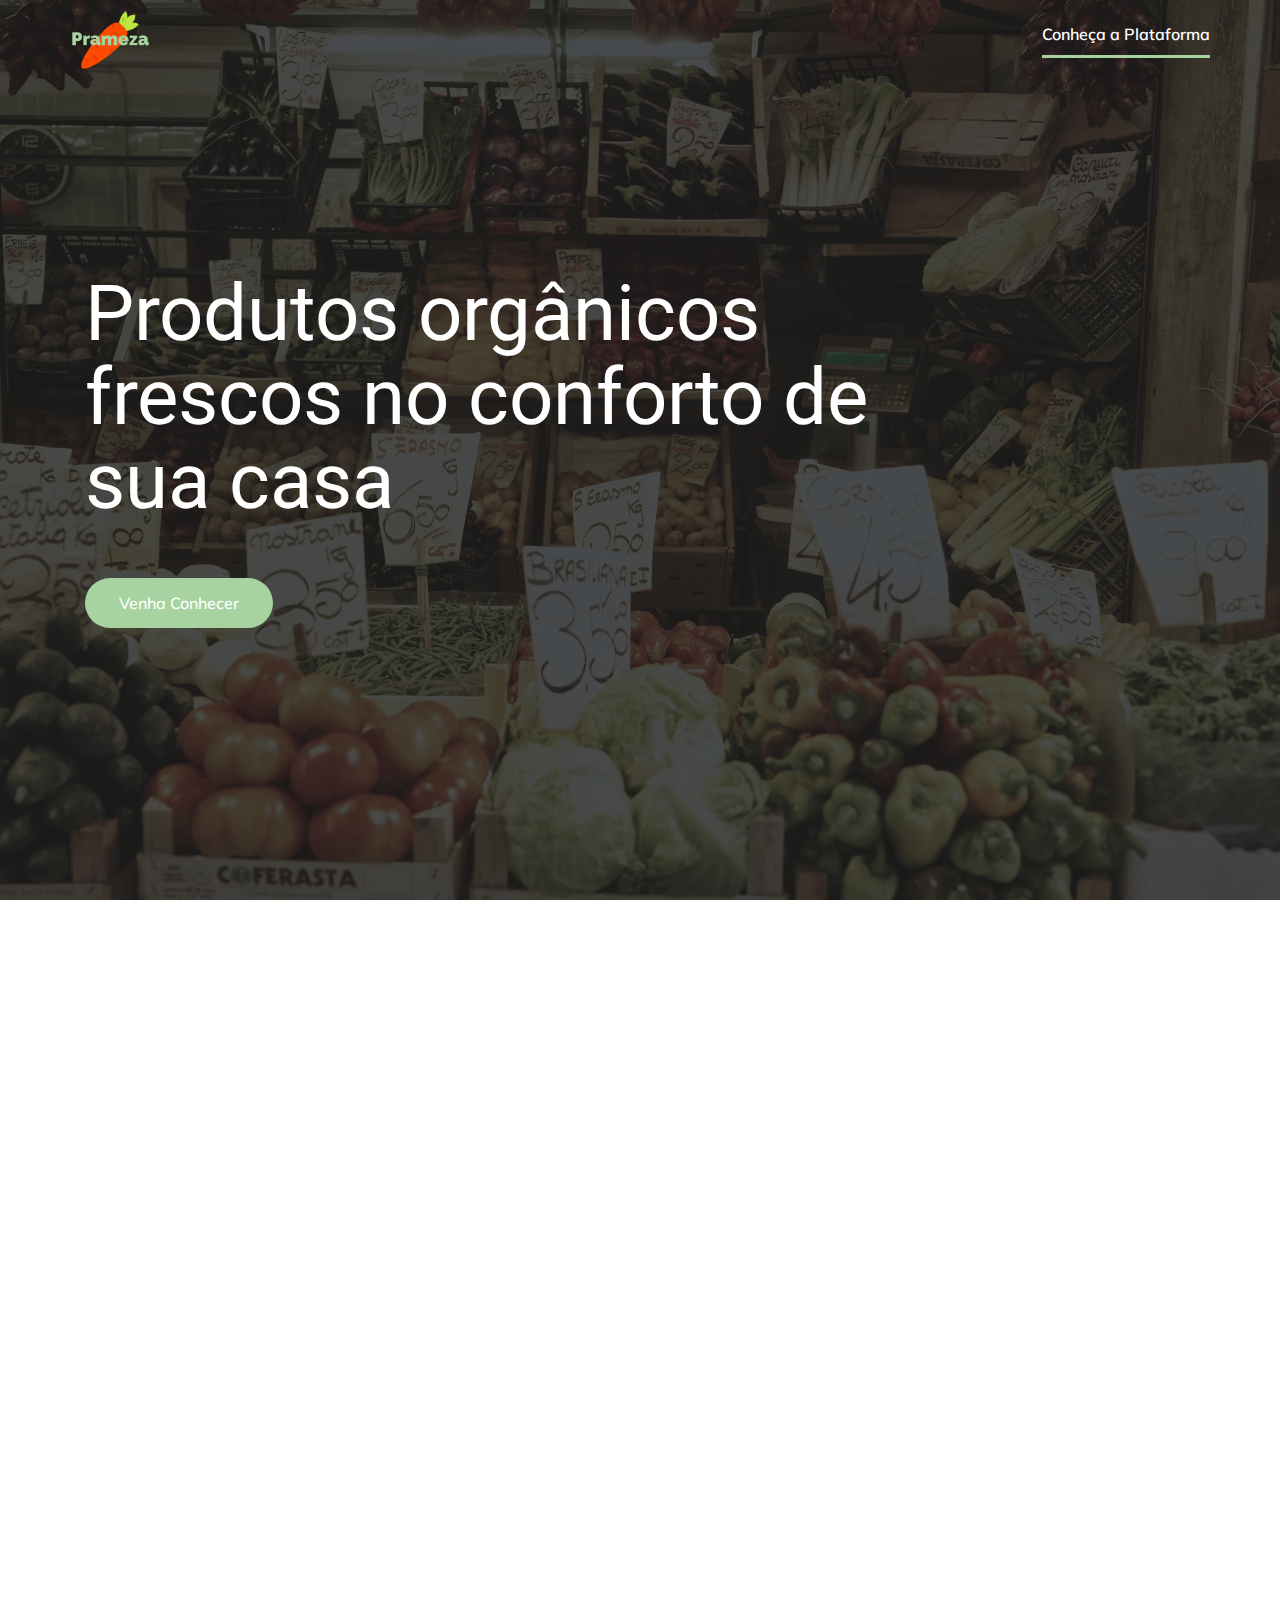
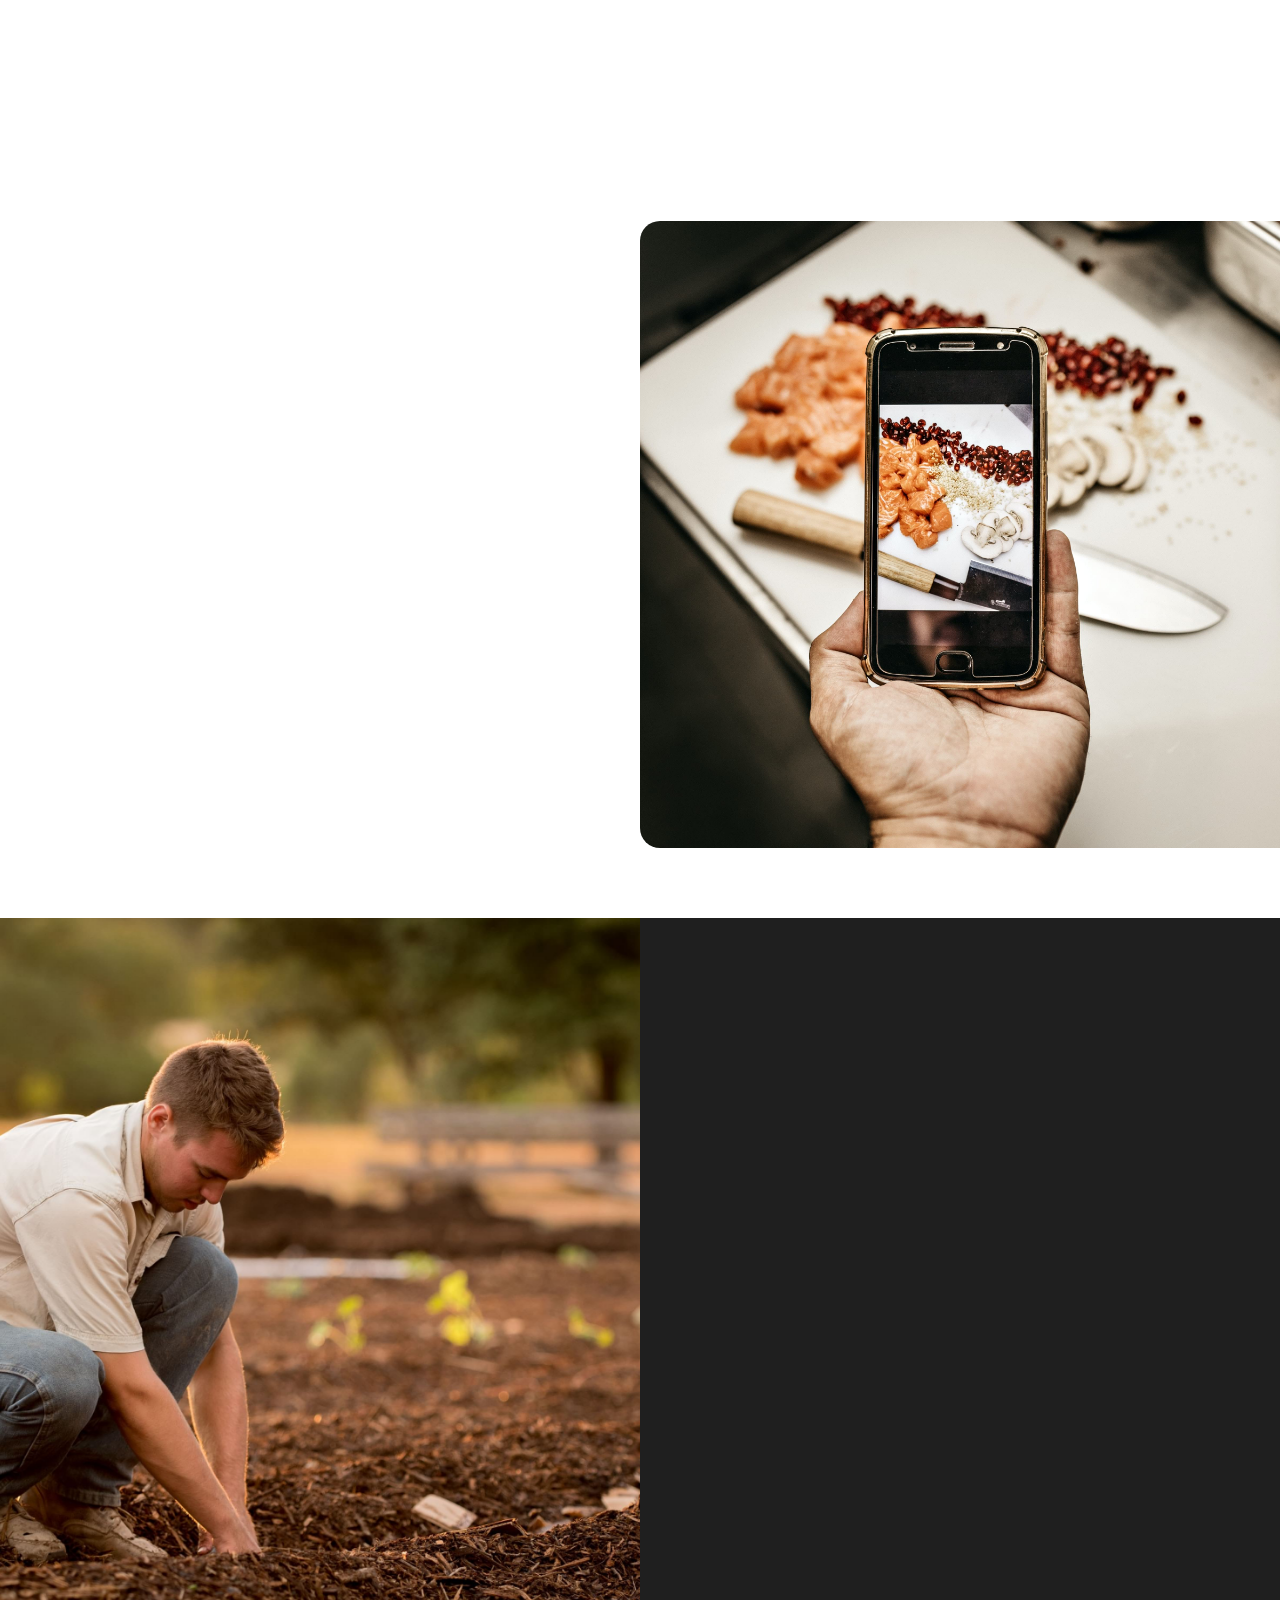
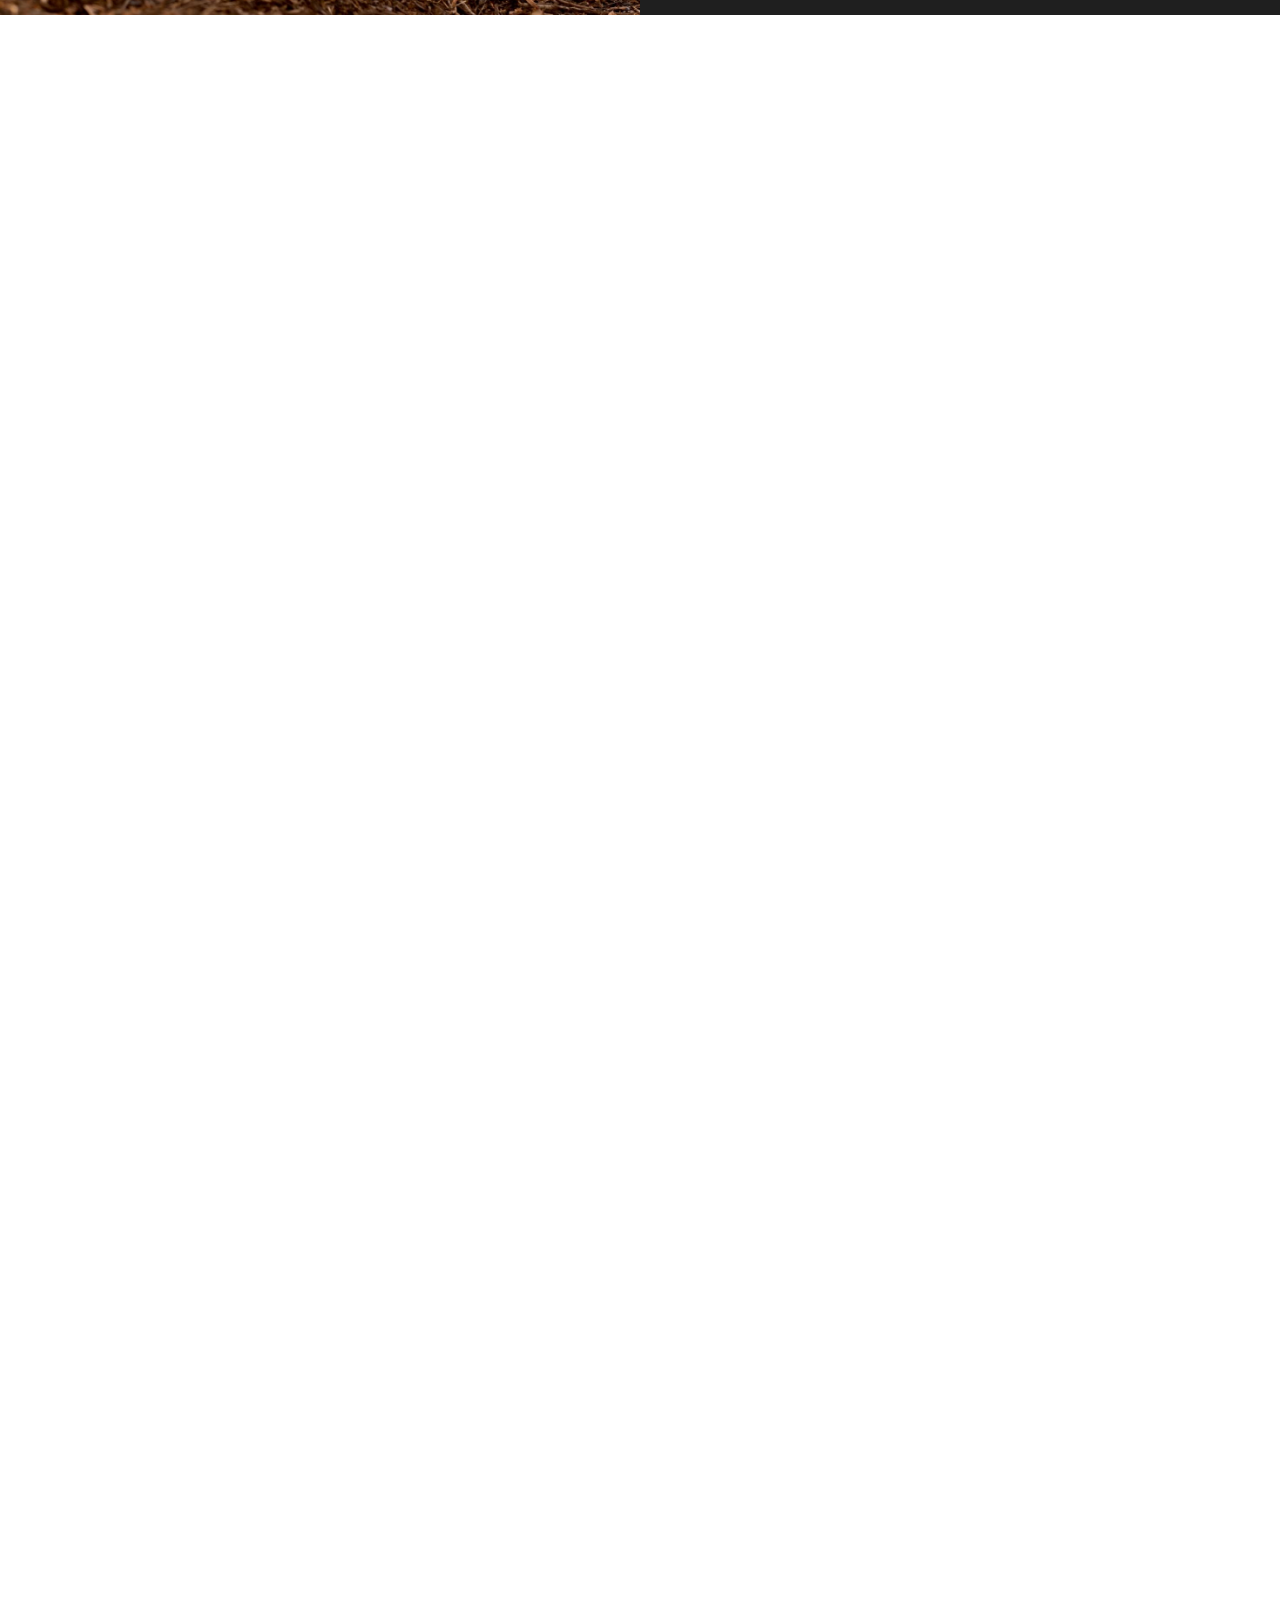
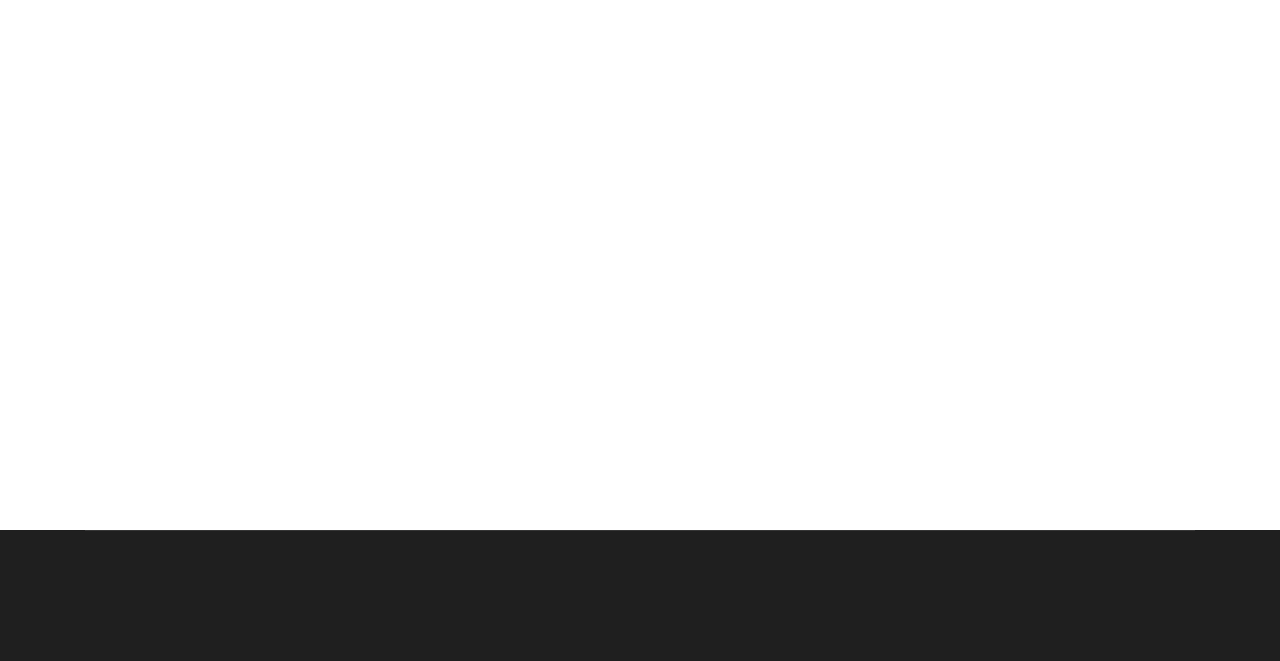
<file: index.html>
<!doctype html>
<html class="no-js" lang="zxx">

<head>

      <!-- Google Tag Manager -->
    <script>(function(w,d,s,l,i){w[l]=w[l]||[];w[l].push({'gtm.start':
    new Date().getTime(),event:'gtm.js'});var f=d.getElementsByTagName(s)[0],
    j=d.createElement(s),dl=l!='dataLayer'?'&l='+l:'';j.async=true;j.src=
    'https://www.googletagmanager.com/gtm.js?id='+i+dl;f.parentNode.insertBefore(j,f);
    })(window,document,'script','dataLayer','GTM-5QHQK9M');</script>
    <!-- End Google Tag Manager -->

    <meta charset="utf-8">
    <meta http-equiv="x-ua-compatible" content="ie=edge">
    <title>Prameza</title>
    <meta name="description" content="">
    <meta name="viewport" content="width=device-width, initial-scale=1">

    <link rel="shortcut icon" type="image/png" href="projeto/img/logo.ico"/>

    <!-- <link rel="manifest" href="site.webmanifest"> -->
    <!-- Place favicon.ico in the root directory -->

    <!-- CSS here -->
    <link rel="stylesheet" href="projeto/css/bootstrap.min.css">
    <link rel="stylesheet" href="projeto/css/owl.carousel.min.css">
    <link rel="stylesheet" href="projeto/css/magnific-popup.css">
    <link rel="stylesheet" href="projeto/css/font-awesome.min.css">
    <link rel="stylesheet" href="projeto/css/themify-icons.css">
    <link rel="stylesheet" href="projeto/css/nice-select.css">
    <link rel="stylesheet" href="projeto/css/flaticon.css">
    <link rel="stylesheet" href="projeto/css/gijgo.css">
    <link rel="stylesheet" href="projeto/css/animate.min.css">
    <link rel="stylesheet" href="projeto/css/slick.css">
    <link rel="stylesheet" href="projeto/css/slicknav.css">
    <link rel="stylesheet" href="projeto/css/style.css">
    <!-- <link rel="stylesheet" href="css/responsive.css"> -->
</head>

<body>

    <!-- Google Tag Manager (noscript) -->
    <noscript><iframe src="https://www.googletagmanager.com/ns.html?id=GTM-5QHQK9M"
    height="0" width="0" style="display:none;visibility:hidden"></iframe></noscript>
    <!-- End Google Tag Manager (noscript) -->

    <!-- header-start -->
    <header>
        <div class="header-area ">
            <div id="sticky-header" class="main-header-area">
                <div class="container-fluid p-0">
                    <div class="row align-items-center no-gutters">
                        <div class="col-2">
                            <div class="logo-img">
                                <a href="index.html">
                                    <img src="projeto/img/logo.png" alt="logo" width="80vw" height="80vw">
                                </a>
                            </div>
                        </div>


                        <!-- remover menu de navegação -->
                        <div class="col-8">
                            <div class="main-menu  d-none d-lg-block text-center">
                                <nav>
                                    <ul id="navigation"></ul>
                                </nav>
                            </div>
                        </div>
                        <div class="col-2">
                            <div class="log_chat_area d-flex align-items-end">
                                <a href="/form.html" class="say_hi">Conheça a Plataforma</a>
                            </div>
                        </div>

                    </div>
                </div>
            </div>
        </div>
    </header>
    <!-- header-end -->

    <!-- slider_area_start -->
    <div class="slider_area">
        <div class="single_slider  d-flex align-items-center slider_bg_1 overlay">
            <div class="container">
                <div class="row align-items-center justify-content-start">
                    <div class="col-lg-10 col-md-10">
                        <div class="slider_text">
                            <h3 class="wow fadeInLeft" data-wow-duration=".5s" data-wow-delay=".1s">
                                Produtos orgânicos frescos no conforto de sua casa


                            </h3>
                            <a class="boxed-btn3 wow fadeInLeft"  data-wow-duration=".5s" data-wow-delay=".2s" href="/form.html">Venha Conhecer</a>
                        </div>
                    </div>
                </div>
            </div>
        </div>
    </div>
    <!-- slider_area_end -->

    <!-- service_area  -->
    <div class="service_area">
        <div class="container">
            <div class="row justify-content-center">
                <div class="col-lg-6">
                    <div class="section_title text-center mb-70">
                        <span class="wow fadeInUp" data-wow-duration="0.5s" ></span>
                        <h3 class="wow fadeInUp" data-wow-duration="0.7s" data-wow-delay=".1s">
                            A Plataforma que conecta pequenos agricultores locais a você
                        </h3>
                    </div>
                </div>
            </div>
            <div class="row">
                <div class="col-xl-4 col-md-4">
                    <div class="single_service text-center wow fadeInLeft" data-wow-duration=".7s">
                        <div class="icon">
                            <img src="projeto/img/svg_icon/1.svg" alt="">
                        </div>
                        <h3>Produtores em sua Região</h3>
                        <p>No aplicativo você tem acesso a diversos produtores orgânicos em sua região.</p>
                    </div>
                </div>
                <div class="col-xl-4 col-md-4">
                    <div class="single_service text-center wow fadeInUp" data-wow-duration=".7s" data-wow-delay=".1s">
                        <div class="icon">
                            <img src="projeto/img/svg_icon/2.svg" alt="">
                        </div>
                        <h3>Lista de Produtos</h3>
                        <p>Clique em um produtor para ver sua lista completa de produtos, dias de entrega e valores.</p>
                    </div>
                </div>
                <div class="col-xl-4 col-md-4">
                    <div class="single_service text-center wow fadeInRight" data-wow-duration="0.7s" data-wow-delay=".2s">
                        <div class="icon">
                            <img src="projeto/img/svg_icon/3.svg" alt="">
                        </div>
                        <h3>Entrega em casa</h3>
                        <p>Selecione os produtos que você deseja, pague pelo aplicativo e receba na porta de sua casa!</p>
                    </div>
                </div>
            </div>
        </div>
    </div>
    <!--/ service_area  -->

    <!-- area about our service -->
    <!--/ portfolio_image_area  -->

    <div class="how_we_work_area">
        <div class="container">
            <div class="row">
                <div class="col-lg-5">
                    <div class="work_info">
                        <div class="section_title">
                            <h3 class="wow fadeInLeft" data-wow-duration=".5s" data-wow-delay=".1s">Como Funciona</h3>
                            <p class="mid_text wow fadeInLeft" data-wow-duration="0.5s" data-wow-delay=".2s">Acesse nosso aplicativo e encontre diversos produtores rurais da região.</p>
                            <p class="last_p wow fadeInRight" data-wow-duration="0.5s" data-wow-delay=".3s">Selecione os produtos que você quer, pague pelo aplicativo e o produtor rural entregará os produtos frescos diretamente em sua casa.</p>
                        </div>
                        <div class="video_watch d-flex align-items-center">
                            <div class="play_btn wow fadeInUp" data-wow-duration="0.5s" data-wow-delay=".4s">
                                <a href="/form.html" class="video_icon"> <i class="fa fa-play"></i> </a>
                            </div>
                           <span class="wow fadeInLeft" data-wow-duration="0.5s" data-wow-delay=".5s"> Conheça a plataforma</span>
                        </div>
                    </div>
                </div>
            </div>
        </div>
    </div>

    <!-- end about our service -->

    <div class="about_area">
        <div class="container">
            <div class="row justify-content-end">
                <div class="col-lg-5 offset-lg-1">
                    <div class="about_info">
                        <div class="section_title white_text">
                            <span class="wow fadeInUp" data-wow-duration="0.5s" data-wow-delay=".1s"></span>
                            <h3 class="wow fadeInUp" data-wow-duration="0.5s" data-wow-delay=".2s">Empoderando o pequeno agricultor</h3>
                            <p class="mid_text wow fadeInUp" data-wow-duration="0.5s" data-wow-delay=".3s">Nossa missão é ajudar o pequeno agricultor a vender sua produção diretamente para as famílias, aumentando sua renda e divulgando seu trabalho.</p>
                            <p class="mid_text wow fadeInUp" data-wow-duration="0.5s" data-wow-delay=".4s">É comida fresca e saudável em sua mesa, com responsabilidade social.</p>
                            <a href="/form.html" class="boxed-btn3 wow fadeInUp" data-wow-duration="0.5s" data-wow-delay=".5s">Venha Conhecer!</a>
                        </div>
                    </div>
                </div>
            </div>
        </div>
    </div>

    <!-- portfolio_image_area  -->
    <div class="portfolio_image_area">
        <div class="container">
            <div class="row justify-content-center">
                <div class="col-lg-6">
                    <div class="section_title text-center mb-90">
                        <h3 class="wow fadeInUp" data-wow-duration="0.5s" data-wow-delay=".3s">Por que comprar diretamente de produtores rurais?</h3>
                        <p class="wow fadeInUp" data-wow-duration="0.5s" data-wow-delay=".4s">Descubra porque a agricultura familiar é mais saudável para sua família e melhor para o meio ambiente e para a sociedade.</p>
                    </div>
                </div>
            </div>
            <div class="row">
                <div class="col-lg-8 col-md-12">
                    <div class="single_Portfolio wow fadeInUp" data-wow-duration="0.5s" data-wow-delay=".1s">
                        <div class="portfolio_thumb">
                            <img src="projeto/img/portfolio/1.jpg" alt="">
                        </div>
                        <div class="portfolio_hover">
                            <div class="title">
                              <span>Meio Ambiente</span>
                                  <h3>ONU - Agricultura familiar e sustentabilidade</h3>
                                  <a class="boxed-btn3" href="https://nacoesunidas.org/artigo-agricultura-familiar-e-sustentabilidade/">Ver</a>
                            </div>
                        </div>
                    </div>
                </div>
                <div class="col-lg-4 col-md-6">
                    <div class="single_Portfolio wow fadeInUp" data-wow-duration="0.5s" data-wow-delay=".1s">
                        <div class="portfolio_thumb">
                            <img src="projeto/img/portfolio/2.jpg" alt="">
                        </div>
                        <div class="portfolio_hover">
                            <div class="title">
                                <span>Saúde</span>
                                    <h3>Diversificar a alimentação</h3>
                                    <a class="boxed-btn3" href="https://grupominian.com.br/blog/nutricao/dia-de-feira-alimentacao-saudavel/">Ver</a>
                            </div>
                        </div>
                    </div>
                </div>
                <div class="col-lg-4 col-md-6 col-lg-4">
                    <div class="single_Portfolio wow fadeInUp" data-wow-duration="0.5s" data-wow-delay=".2s">
                        <div class="portfolio_thumb">
                            <img src="projeto/img/portfolio/3.jpg" alt="">
                        </div>
                        <div class="portfolio_hover">
                            <div class="title">
                                <span>Economia</span>
                              </div>
                                    <h3>Agricultura familiar movimenta a economia brasileira</h3>
                                    <a class="boxed-btn3" href="https://www.grupocultivar.com.br/noticias/agricultura-familiar-movimenta-a-economia-brasileira">Ver</a>
                        </div>
                    </div>
                </div>
                <div class="col-lg-4 col-md-6 col-lg-4">
                    <div class="single_Portfolio wow fadeInUp" data-wow-duration="0.5s" data-wow-delay=".3s">
                        <div class="portfolio_thumb">
                            <img src="projeto/img/portfolio/4.jpg" alt="">
                        </div>
                        <div class="portfolio_hover">
                            <div class="title">
                                <span>Saúde</span>
                                    <h3>Incentive seus filhos a comer frutas e verduras</h3>
                                    <a class="boxed-btn3" href="https://veja.abril.com.br/saude/crianca-que-faz-refeicoes-em-familia-come-mais-frutas-e-verduras/">Ver</a>
                            </div>
                        </div>
                    </div>
                </div>
                <div class="col-lg-4 col-md-6 col-lg-4">
                    <div class="single_Portfolio wow fadeInUp" data-wow-duration="0.5s" data-wow-delay=".4s">
                        <div class="portfolio_thumb">
                            <img src="projeto/img/portfolio/5.jpg" alt="">
                        </div>
                        <div class="portfolio_hover">
                            <div class="title">
                                <span>Economia</span>
                                    <h3>Agricultura familiar é responsável por 70% da produção nacional</h3>
                                    <a class="boxed-btn3" href="https://www.embrapa.br/agropensa/busca-de-noticias/-/noticia/27405640/a-real-contribuicao-da-agricultura-familiar-no-brasil">Ver</a>
                            </div>
                        </div>
                    </div>
                </div>
            </div>
        </div>
    </div>


    <div data-scroll-index="0" class="get_in_tauch_area">
        <div class="container">
            <div class="row justify-content-center">
                <div class="col-lg-6">
                    <div class="section_title text-center mb-90">
                        <h3 class="wow fadeInUp" data-wow-duration="0.5s" data-wow-delay=".1s">Entre em contato</h3>
                        <p class="wow fadeInUp" data-wow-duration="0.5s" data-wow-delay=".2s">Gostaria de conhecer melhor nossos serviços? Entre em contato por este formulário e lhe responderemos em seu e-mail.</p>
                    </div>
                </div>
            </div>
            <div class="row justify-content-center">
                <div class="col-lg-8">
                    <div class="touch_form">
                        <form action="https://formspree.io/xrgyzalo" method="POST">
                            <div class="row">
                                <div class="col-md-6">
                                    <div class="single_input wow fadeInUp" data-wow-duration="0.5s" data-wow-delay=".3s">
                                        <input type="text" name="name" placeholder="Seu Nome" >
                                    </div>
                                </div>
                                <div class="col-md-6">
                                    <div class="single_input wow fadeInUp" data-wow-duration="0.5s" data-wow-delay=".3s">
                                        <input type="email" name="email" placeholder="E-mail" >
                                    </div>
                                </div>
                                <div class="col-md-12">
                                    <div class="single_input wow fadeInUp" data-wow-duration="0.5s" data-wow-delay=".3s">
                                       <input type="text" style="height:10vw" id="" cols="30" name="text" placeholder="Mensagem" rows="10"></textarea>
                                    </div>
                                </div>
                                <div class="col-lg-12">
                                    <div class="submit_btn wow fadeInUp" data-wow-duration="0.5s" data-wow-delay=".3s">
                                        <button class="boxed-btn3" type="submit">Enviar</button>
                                    </div>
                                </div>
                            </div>
                        </form>
                    </div>
                </div>
            </div>
        </div>
    </div>


    <!-- footer start -->
    <footer class="footer">
        <div class="copy-right_text">
            <div class="container">
                <div class="footer_border"></div>
                <div class="row">
                    <div class="col-xl-12">

                        <p class="copy_right text-center wow fadeInUp" data-wow-duration="0.5s" data-wow-delay=".2s"> <img src="projeto/img/logo.png" alt="logo" width="80vw" height="80vw">
                            <!-- Link back to Colorlib can't be removed. Template is licensed under CC BY 3.0. -->
       Copyright &copy;<script>document.write(new Date().getFullYear());</script> All rights reserved | This template is made with <i class="fa fa-heart-o" aria-hidden="true"></i> by <a href="https://colorlib.com" target="_blank">Colorlib</a>
<!-- Link back to Colorlib can't be removed. Template is licensed under CC BY 3.0. -->
                        </p>
                    </div>
                </div>
            </div>
        </div>
    </footer>
    <!--/ footer end  -->

    <!-- JS here -->
    <script src="projeto/js/vendor/modernizr-3.5.0.min.js"></script>
    <script src="projeto/js/vendor/jquery-1.12.4.min.js"></script>
    <script src="projeto/js/popper.min.js"></script>
    <script src="projeto/js/bootstrap.min.js"></script>
    <script src="projeto/js/owl.carousel.min.js"></script>
    <script src="projeto/js/isotope.pkgd.min.js"></script>
    <script src="projeto/js/ajax-form.js"></script>
    <script src="projeto/js/waypoints.min.js"></script>
    <script src="projeto/js/jquery.counterup.min.js"></script>
    <script src="projeto/js/imagesloaded.pkgd.min.js"></script>
    <script src="projeto/js/scrollIt.js"></script>
    <script src="projeto/js/jquery.scrollUp.min.js"></script>
    <script src="projeto/js/wow.min.js"></script>
    <script src="projeto/js/nice-select.min.js"></script>
    <script src="projeto/js/jquery.slicknav.min.js"></script>
    <script src="projeto/js/jquery.magnific-popup.min.js"></script>
    <script src="projeto/js/plugins.js"></script>
    <script src="projeto/js/gijgo.min.js"></script>

    <!--contact js-->
    <script src="projeto/js/contact.js"></script>
    <script src="projeto/js/jquery.ajaxchimp.min.js"></script>
    <script src="projeto/js/jquery.form.js"></script>
    <script src="projeto/js/jquery.validate.min.js"></script>
    <script src="projeto/js/mail-script.js"></script>

    <script src="projeto/js/main.js"></script>
</body>

</html>
</file>
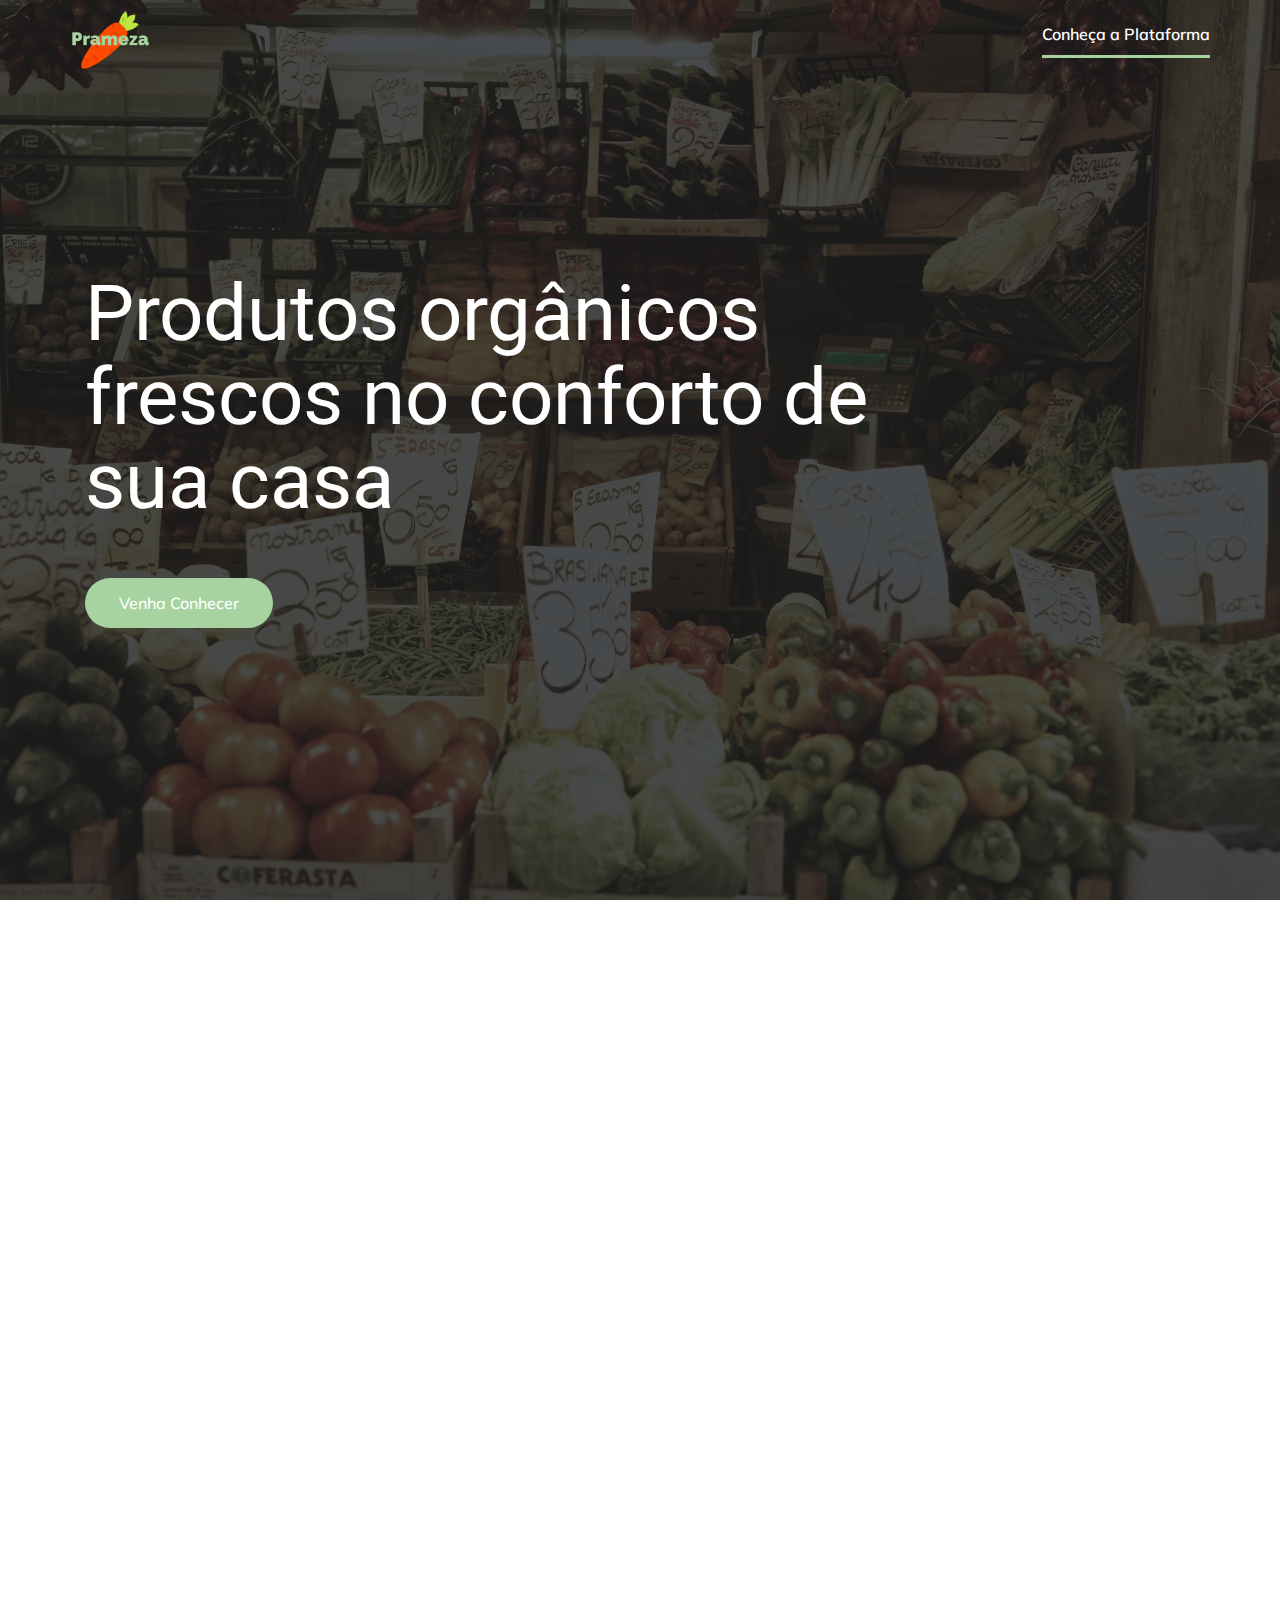
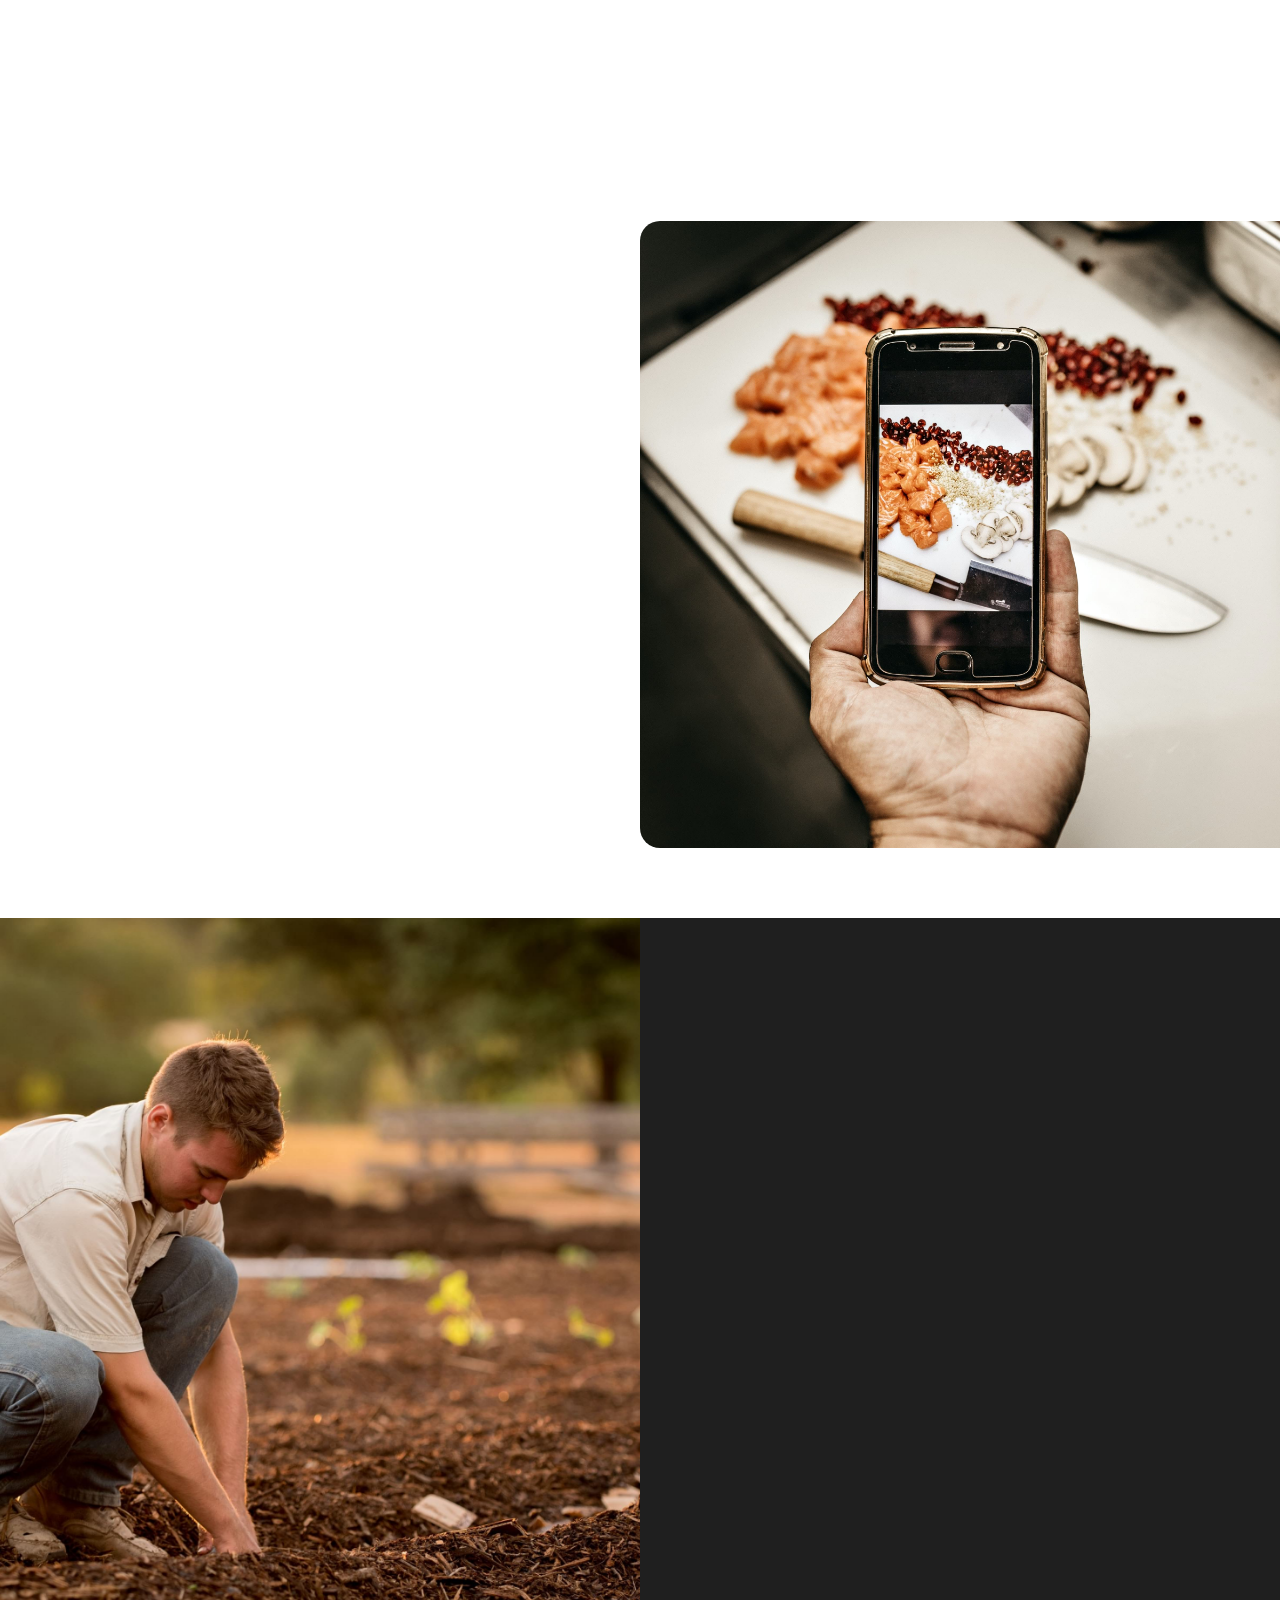
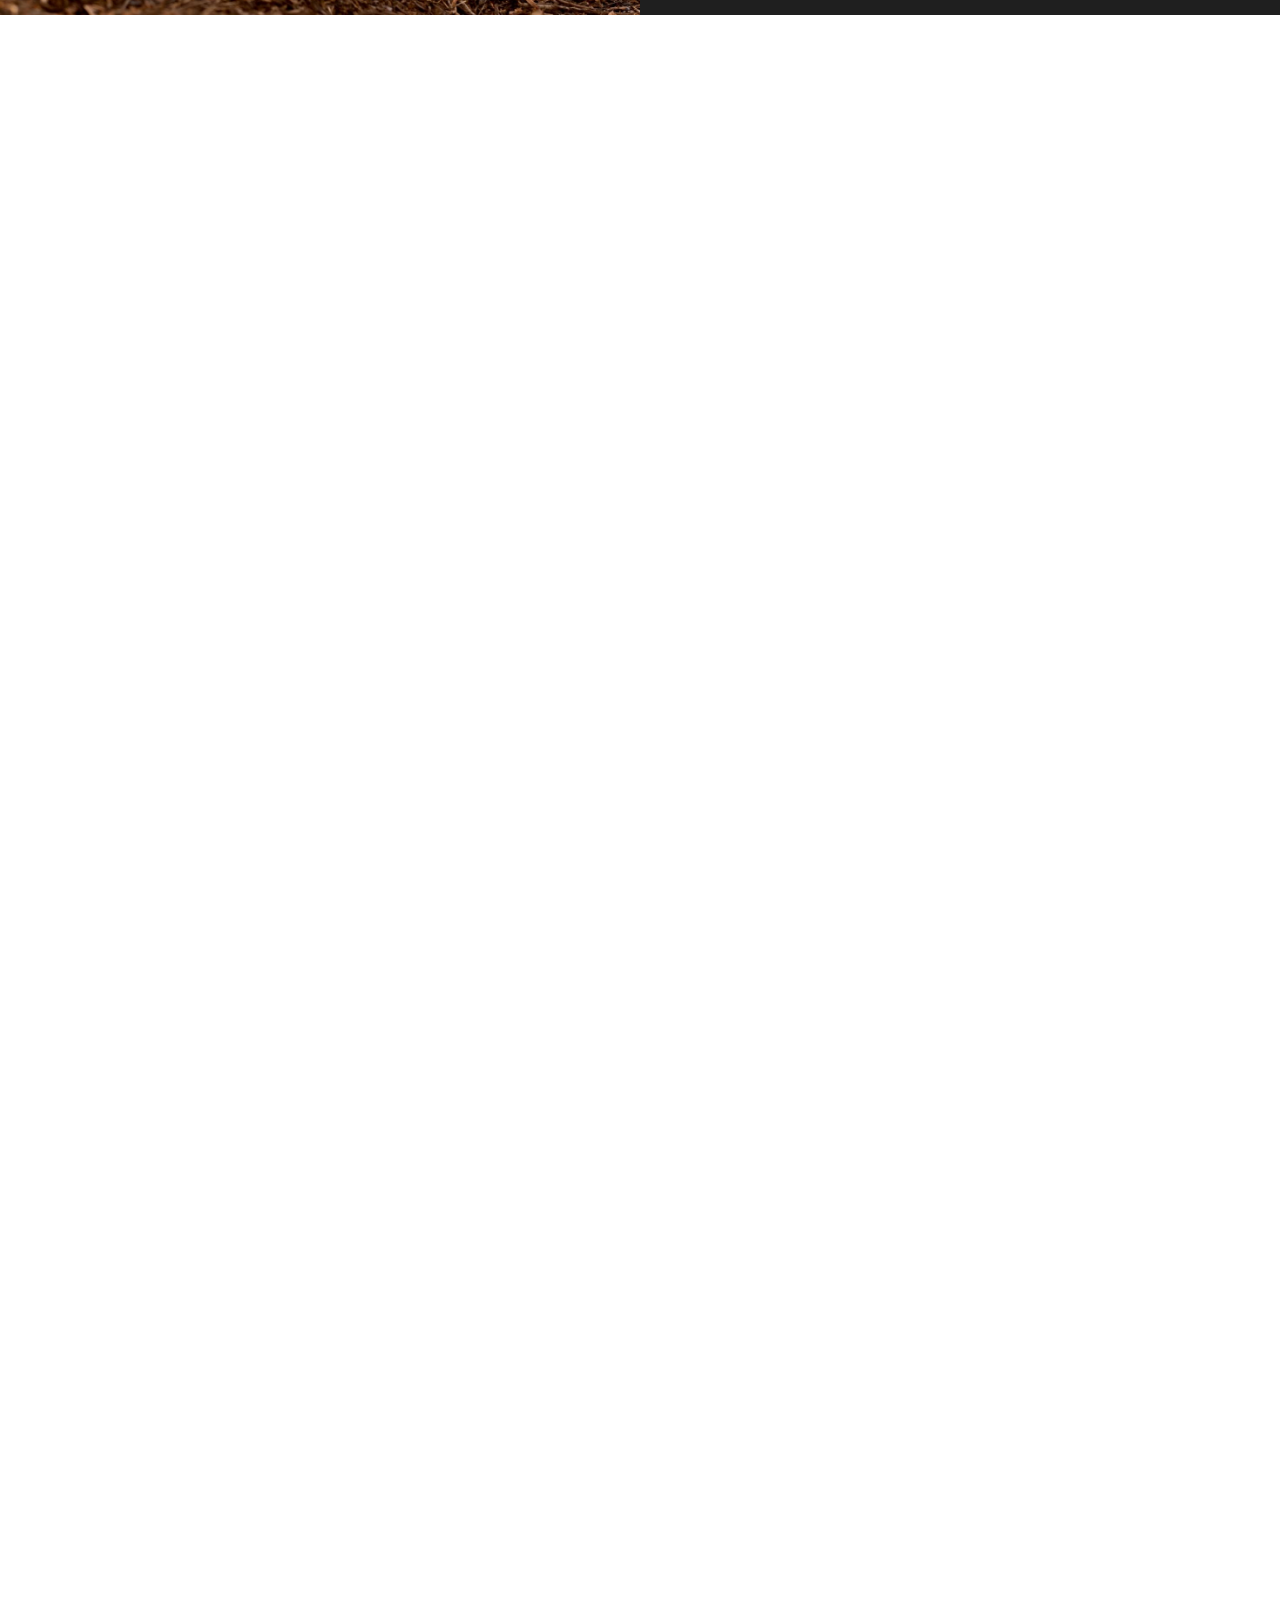
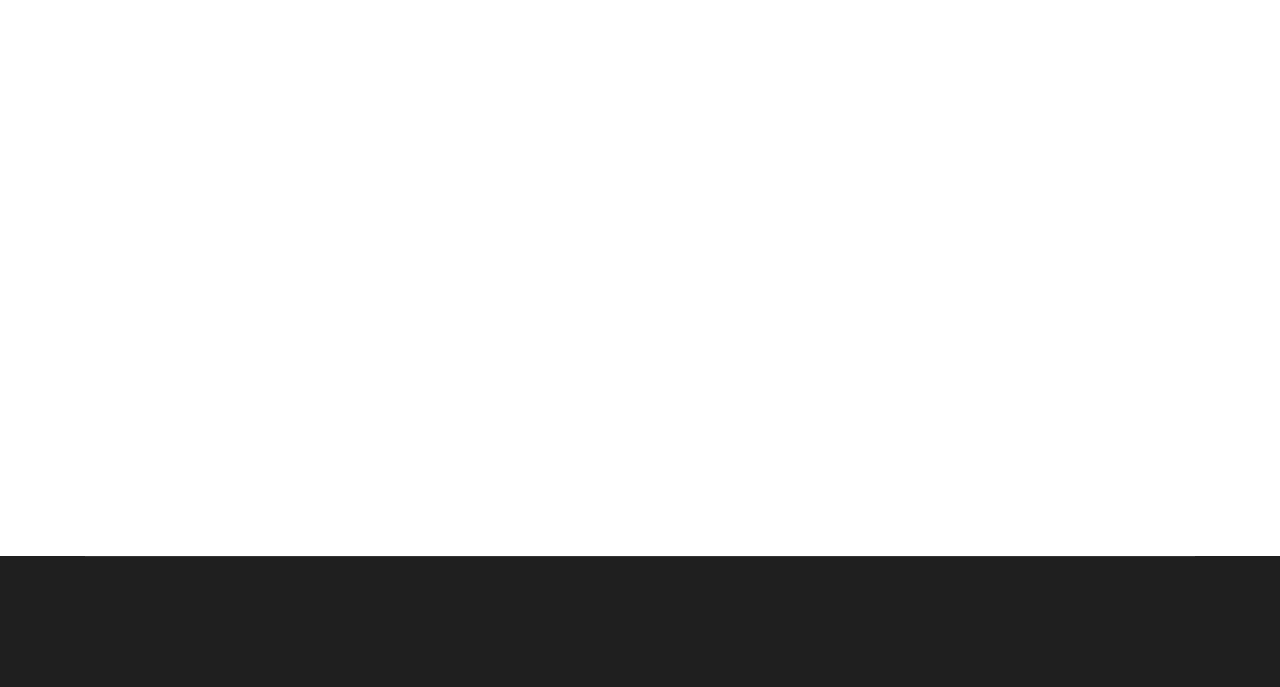
<file: projeto/index.html>
<!doctype html>
<html class="no-js" lang="zxx">

<head>
    <meta charset="utf-8">
    <meta http-equiv="x-ua-compatible" content="ie=edge">
    <title>StartUp</title>
    <meta name="description" content="">
    <meta name="viewport" content="width=device-width, initial-scale=1">

    <!-- <link rel="manifest" href="site.webmanifest"> -->
    <!-- Place favicon.ico in the root directory -->

    <!-- CSS here -->
    <link rel="stylesheet" href="css/bootstrap.min.css">
    <link rel="stylesheet" href="css/owl.carousel.min.css">
    <link rel="stylesheet" href="css/magnific-popup.css">
    <link rel="stylesheet" href="css/font-awesome.min.css">
    <link rel="stylesheet" href="css/themify-icons.css">
    <link rel="stylesheet" href="css/nice-select.css">
    <link rel="stylesheet" href="css/flaticon.css">
    <link rel="stylesheet" href="css/gijgo.css">
    <link rel="stylesheet" href="css/animate.min.css">
    <link rel="stylesheet" href="css/slick.css">
    <link rel="stylesheet" href="css/slicknav.css">
    <link rel="stylesheet" href="css/style.css">
    <!-- <link rel="stylesheet" href="css/responsive.css"> -->
</head>

<body>
    <!--[if lte IE 9]>
            <p class="browserupgrade">You are using an <strong>outdated</strong> browser. Please <a href="https://browsehappy.com/">upgrade your browser</a> to improve your experience and security.</p>
        <![endif]-->

    <!-- header-start -->
    <header>
        <div class="header-area ">
            <div id="sticky-header" class="main-header-area">
                <div class="container-fluid p-0">
                    <div class="row align-items-center no-gutters">
                        <div class="col-2">
                            <div class="logo-img">
                                <a href="index.html">
                                    <img src="img/logo.png" alt="logo" width="80vw" height="80vw">
                                </a>
                            </div>
                        </div>


                        <!-- remover menu de navegação -->
                        <div class="col-8">
                            <div class="main-menu  d-none d-lg-block text-center">
                                <nav>
                                    <ul id="navigation"></ul>
                                </nav>
                            </div>
                        </div>
                        <div class="col-2">
                            <div class="log_chat_area d-flex align-items-end">
                                <a href="#" data-scroll-nav="0" class="say_hi">Conheça a Plataforma</a>
                            </div>
                        </div>

                    </div>
                </div>
            </div>
        </div>
    </header>
    <!-- header-end -->

    <!-- slider_area_start -->
    <div class="slider_area">
        <div class="single_slider  d-flex align-items-center slider_bg_1 overlay">
            <div class="container">
                <div class="row align-items-center justify-content-start">
                    <div class="col-lg-10 col-md-10">
                        <div class="slider_text">
                            <h3 class="wow fadeInLeft" data-wow-duration="1s" data-wow-delay=".1s">
                                Produtos orgânicos frescos no conforto de sua casa
                                

                            </h3>
                            <a class="boxed-btn3 wow fadeInLeft"  data-wow-duration="1s" data-wow-delay=".2s" href="portfolio.html">Venha Conhecer</a>
                        </div>
                    </div>
                </div>
            </div>
        </div>
    </div>
    <!-- slider_area_end -->

    <!-- service_area  -->
    <div class="service_area">
        <div class="container">
            <div class="row justify-content-center">
                <div class="col-lg-6">
                    <div class="section_title text-center mb-70">
                        <span class="wow fadeInUp" data-wow-duration="1s" data-wow-delay=".1s" ></span>
                        <h3 class="wow fadeInUp" data-wow-duration="1.2s" data-wow-delay=".2s">
                            A Plataforma que conecta pequenos agricultores locais a você
                        </h3>
                    </div>
                </div>
            </div>
            <div class="row">
                <div class="col-xl-4 col-md-4">
                    <div class="single_service text-center wow fadeInLeft" data-wow-duration="1.2s" data-wow-delay=".4s">
                        <div class="icon">
                            <img src="img/svg_icon/1.svg" alt="">
                        </div>
                        <h3>Produtores em sua Região</h3>
                        <p>No aplicativo você tem acesso a diversos produtores orgânicos em sua região.</p>
                    </div>
                </div>
                <div class="col-xl-4 col-md-4">
                    <div class="single_service text-center wow fadeInUp" data-wow-duration="1s" data-wow-delay=".3s">
                        <div class="icon">
                            <img src="img/svg_icon/2.svg" alt="">
                        </div>
                        <h3>Lista de Produtos</h3>
                        <p>Clique em um produtor para ver sua lista completa de produtos, dias de entrega e valores.</p>
                    </div>
                </div>
                <div class="col-xl-4 col-md-4">
                    <div class="single_service text-center wow fadeInRight" data-wow-duration="1.2s" data-wow-delay=".4s">
                        <div class="icon">
                            <img src="img/svg_icon/3.svg" alt="">
                        </div>
                        <h3>Entrega em casa</h3>
                        <p>Selecione os produtos que você deseja, pague pelo aplicativo e receba na porta de sua casa!</p>
                    </div>
                </div>
            </div>
        </div>
    </div>
    <!--/ service_area  -->

    <!-- area about our service -->
    <!--/ portfolio_image_area  -->

    <div class="how_we_work_area">
        <div class="container">
            <div class="row">
                <div class="col-lg-5">
                    <div class="work_info">
                        <div class="section_title">
                            <h3 class="wow fadeInLeft" data-wow-duration="1s" data-wow-delay=".3s">Como Funciona</h3>
                            <p class="mid_text wow fadeInLeft" data-wow-duration="1s" data-wow-delay=".4s">Acesse nosso aplicativo e encontre diversos produtores rurais da região.</p>
                            <p class="last_p wow fadeInRight" data-wow-duration="1s" data-wow-delay=".5s">Selecione os produtos que você quer, pague pelo aplicativo e o produtor rural entregará os produtos frescos diretamente em sua casa.</p>
                        </div>
                        <div class="video_watch d-flex align-items-center">
                            <div class="play_btn wow fadeInUp" data-wow-duration="1s" data-wow-delay=".6s">
                                <a href="https://www.youtube.com/watch?v=D7tF-cY2M9o" class="video_icon popup-video"> <i class="fa fa-play"></i> </a>
                            </div>
                           <span class="wow fadeInLeft" data-wow-duration="1s" data-wow-delay=".7s"> Conheça a plataforma</span>
                        </div>
                    </div>
                </div>
            </div>
        </div>
    </div>

    <!-- end about our service -->

    <div class="about_area">
        <div class="container">
            <div class="row justify-content-end">
                <div class="col-lg-5 offset-lg-1">
                    <div class="about_info">
                        <div class="section_title white_text">
                            <span class="wow fadeInUp" data-wow-duration="1s" data-wow-delay=".3s"></span>
                            <h3 class="wow fadeInUp" data-wow-duration="1s" data-wow-delay=".4s">Empoderando o pequeno agricultor</h3>
                            <p class="mid_text wow fadeInUp" data-wow-duration="1s" data-wow-delay=".5s">Nossa missão é ajudar o pequeno agricultor a vender sua produção diretamente para as famílias, aumentando sua renda e divulgando seu trabalho.</p>
                            <p class="mid_text wow fadeInUp" data-wow-duration="1s" data-wow-delay=".6s">É comida fresca e saudável em sua mesa, com responsabilidade social.</p>
                            <a href="#" class="boxed-btn3 wow fadeInUp" data-wow-duration="1s" data-wow-delay=".7s">Venha Conhecer!</a>
                        </div>
                    </div>
                </div>
            </div>
        </div>
    </div>

    <!-- portfolio_image_area  -->
    <div class="portfolio_image_area">
        <div class="container">
            <div class="row justify-content-center">
                <div class="col-lg-6">
                    <div class="section_title text-center mb-90">
                        <h3 class="wow fadeInUp" data-wow-duration="1s" data-wow-delay=".3s">Por que comprar diretamente de produtores rurais?</h3>
                        <p class="wow fadeInUp" data-wow-duration="1s" data-wow-delay=".4s">Descubra porque a agricultura familiar é mais saudável para sua família e melhor para o meio ambiente e para a sociedade.</p>
                    </div>
                </div>
            </div>
            <div class="row">
                <div class="col-lg-8 col-md-12">
                    <div class="single_Portfolio wow fadeInUp" data-wow-duration="1s" data-wow-delay=".3s">
                        <div class="portfolio_thumb">
                            <img src="img/portfolio/1.jpg" alt="">
                        </div>
                        <div class="portfolio_hover">
                            <div class="title">
                              <span>Meio Ambiente</span>
                                  <h3>ONU - Agricultura familiar e sustentabilidade</h3>
                                  <a class="boxed-btn3" href="https://nacoesunidas.org/artigo-agricultura-familiar-e-sustentabilidade/">Ver</a>
                            </div>
                        </div>
                    </div>
                </div>
                <div class="col-lg-4 col-md-6">
                    <div class="single_Portfolio wow fadeInUp" data-wow-duration="1s" data-wow-delay=".4s">
                        <div class="portfolio_thumb">
                            <img src="img/portfolio/2.jpg" alt="">
                        </div>
                        <div class="portfolio_hover">
                            <div class="title">
                                <span>Saúde</span>
                                    <h3>Diversificar a alimentação</h3>
                                    <a class="boxed-btn3" href="https://grupominian.com.br/blog/nutricao/dia-de-feira-alimentacao-saudavel/">Ver</a>
                            </div>
                        </div>
                    </div>
                </div>
                <div class="col-lg-4 col-md-6 col-lg-4">
                    <div class="single_Portfolio wow fadeInUp" data-wow-duration="1s" data-wow-delay=".5s">
                        <div class="portfolio_thumb">
                            <img src="img/portfolio/3.jpg" alt="">
                        </div>
                        <div class="portfolio_hover">
                            <div class="title">
                                <span>Economia</span>
                              </div>
                                    <h3>Agricultura familiar movimenta a economia brasileira</h3>
                                    <a class="boxed-btn3" href="https://www.grupocultivar.com.br/noticias/agricultura-familiar-movimenta-a-economia-brasileira">Ver</a>
                        </div>
                    </div>
                </div>
                <div class="col-lg-4 col-md-6 col-lg-4">
                    <div class="single_Portfolio wow fadeInUp" data-wow-duration="1s" data-wow-delay=".6s">
                        <div class="portfolio_thumb">
                            <img src="img/portfolio/4.jpg" alt="">
                        </div>
                        <div class="portfolio_hover">
                            <div class="title">
                                <span>Saúde</span>
                                    <h3>Incentive seus filhos a comer frutas e verduras</h3>
                                    <a class="boxed-btn3" href="https://veja.abril.com.br/saude/crianca-que-faz-refeicoes-em-familia-come-mais-frutas-e-verduras/">Ver</a>
                            </div>
                        </div>
                    </div>
                </div>
                <div class="col-lg-4 col-md-6 col-lg-4">
                    <div class="single_Portfolio wow fadeInUp" data-wow-duration="1s" data-wow-delay=".7s">
                        <div class="portfolio_thumb">
                            <img src="img/portfolio/5.jpg" alt="">
                        </div>
                        <div class="portfolio_hover">
                            <div class="title">
                                <span>Economia</span>
                                    <h3>Agricultura familiar é responsável por 70% da produção nacional</h3>
                                    <a class="boxed-btn3" href="https://www.embrapa.br/agropensa/busca-de-noticias/-/noticia/27405640/a-real-contribuicao-da-agricultura-familiar-no-brasil">Ver</a>
                            </div>
                        </div>
                    </div>
                </div>
            </div>
        </div>
    </div>


    <div data-scroll-index="0" class="get_in_tauch_area">
        <div class="container">
            <div class="row justify-content-center">
                <div class="col-lg-6">
                    <div class="section_title text-center mb-90">
                        <h3 class="wow fadeInUp" data-wow-duration="1s" data-wow-delay=".3s">Entre em contato</h3>
                        <p class="wow fadeInUp" data-wow-duration="1s" data-wow-delay=".4s">Gostaria de conhecer melhor nossos serviços? Entre em contato por este formulário e lhe responderemos em seu e-mail.</p>
                    </div>
                </div>
            </div>
            <div class="row justify-content-center">
                <div class="col-lg-8">
                    <div class="touch_form">
                        <form action="https://formspree.io/xrgyzalo" method="POST">
                            <div class="row">
                                <div class="col-md-6">
                                    <div class="single_input wow fadeInUp" data-wow-duration="1s" data-wow-delay=".3s">
                                        <input type="text" placeholder="Seu Nome" >
                                    </div>
                                </div>
                                <div class="col-md-6">
                                    <div class="single_input wow fadeInUp" data-wow-duration="1s" data-wow-delay=".4s">
                                        <input type="email" placeholder="E-mail" >
                                    </div>
                                </div>
                                <div class="col-md-12">
                                    <div class="single_input wow fadeInUp" data-wow-duration="1s" data-wow-delay=".6s">
                                       <textarea name="" id="" cols="30" placeholder="Mensagem" rows="10"></textarea>
                                    </div>
                                </div>
                                <div class="col-lg-12">
                                    <div class="submit_btn wow fadeInUp" data-wow-duration="1s" data-wow-delay=".7s">
                                        <button class="boxed-btn3" type="submit">Enviar</button>
                                    </div>
                                </div>
                            </div>
                        </form>
                    </div>
                </div>
            </div>
        </div>
    </div>


    <!-- footer start -->
    <footer class="footer">
        <div class="copy-right_text">
            <div class="container">
                <div class="footer_border"></div>
                <div class="row">
                    <div class="col-xl-12">

                        <p class="copy_right text-center wow fadeInUp" data-wow-duration="1s" data-wow-delay=".3s"> <img src="img/logo.png" alt="logo" width="80vw" height="80vw">
                            <!-- Link back to Colorlib can't be removed. Template is licensed under CC BY 3.0. -->
       Copyright &copy;<script>document.write(new Date().getFullYear());</script> All rights reserved | This template is made with <i class="fa fa-heart-o" aria-hidden="true"></i> by <a href="https://colorlib.com" target="_blank">Colorlib</a>
<!-- Link back to Colorlib can't be removed. Template is licensed under CC BY 3.0. -->
                        </p>
                    </div>
                </div>
            </div>
        </div>
    </footer>
    <!--/ footer end  -->

    <!-- JS here -->
    <script src="js/vendor/modernizr-3.5.0.min.js"></script>
    <script src="js/vendor/jquery-1.12.4.min.js"></script>
    <script src="js/popper.min.js"></script>
    <script src="js/bootstrap.min.js"></script>
    <script src="js/owl.carousel.min.js"></script>
    <script src="js/isotope.pkgd.min.js"></script>
    <script src="js/ajax-form.js"></script>
    <script src="js/waypoints.min.js"></script>
    <script src="js/jquery.counterup.min.js"></script>
    <script src="js/imagesloaded.pkgd.min.js"></script>
    <script src="js/scrollIt.js"></script>
    <script src="js/jquery.scrollUp.min.js"></script>
    <script src="js/wow.min.js"></script>
    <script src="js/nice-select.min.js"></script>
    <script src="js/jquery.slicknav.min.js"></script>
    <script src="js/jquery.magnific-popup.min.js"></script>
    <script src="js/plugins.js"></script>
    <script src="js/gijgo.min.js"></script>

    <!--contact js-->
    <script src="js/contact.js"></script>
    <script src="js/jquery.ajaxchimp.min.js"></script>
    <script src="js/jquery.form.js"></script>
    <script src="js/jquery.validate.min.js"></script>
    <script src="js/mail-script.js"></script>

    <script src="js/main.js"></script>
</body>

</html>
</file>
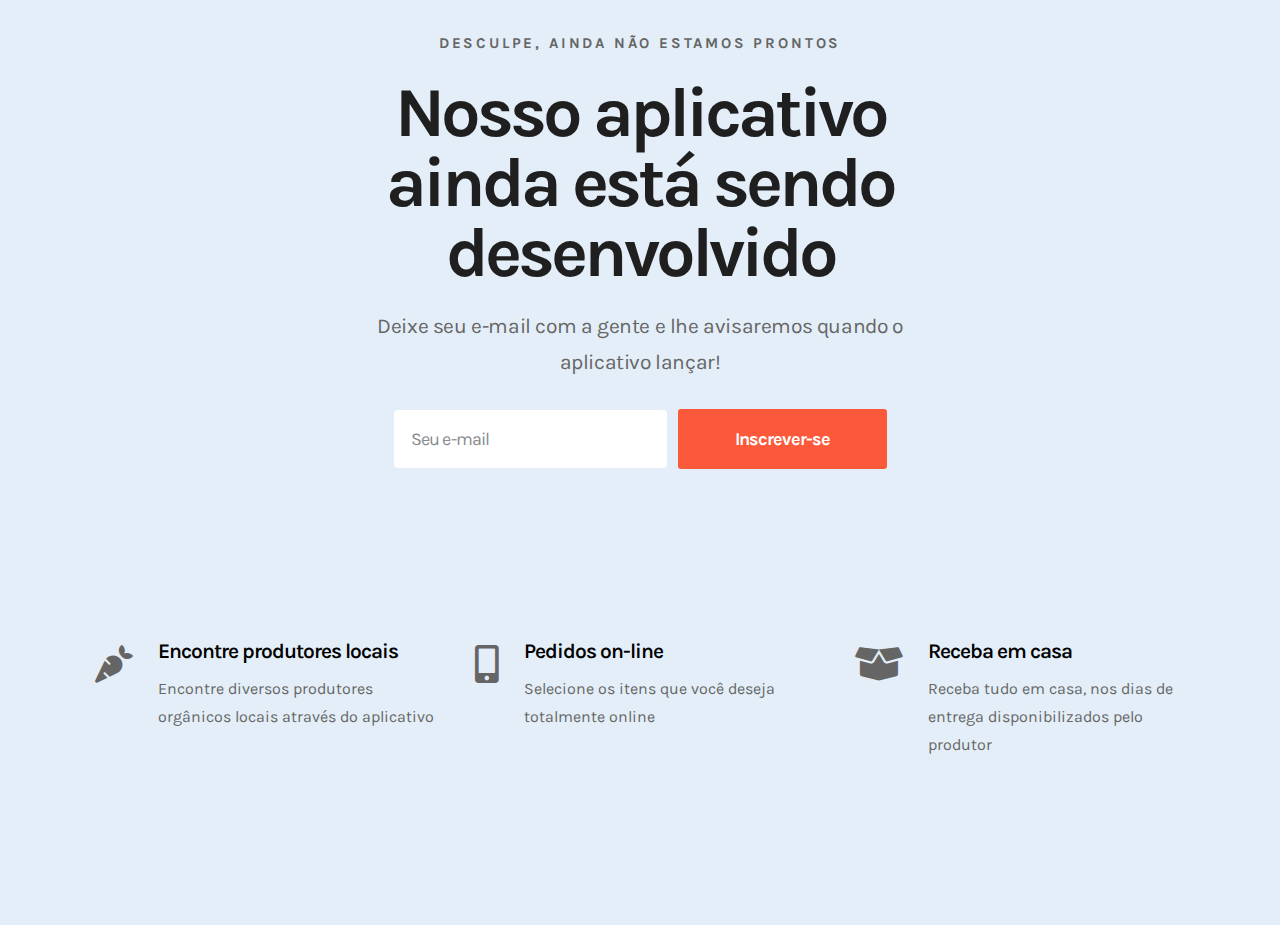
<file: projeto2/index.html>
<!DOCTYPE html>
<html lang="en">

<head>
  <meta charset="UTF-8">
  <meta name="viewport" content="width=device-width, initial-scale=1.0">
  <meta http-equiv="X-UA-Compatible" content="ie=edge">
  <title></title>
  <!-- Plugins CSS -->
  <link rel="stylesheet" href="./plugins/bootstrap-4.3.1/css/bootstrap.min.css">
  <link rel="stylesheet" href="./plugins/meanmenu/meanmenu.css">
  <!-- fonts -->
  <link rel="stylesheet" href="./fonts/ep-icon-fonts/css/style.css">
  <link rel="stylesheet" href="./fonts/fontawesome-5/css/all.min.css">
  <!-- Custom Stylesheet -->
  <link rel="stylesheet" href="./css/settings.css">
  <link rel="stylesheet" href="./css/style.css">
</head>

<body>
<div class="site-wrapper">
    <!-- Header Starts -->


    <!-- Hero Area Starts -->
    <div class="hero-area">
      <div class="container">
        <div class="row justify-content-center">
            <div class="col-lg-8 col-xl-7">
              <div class="hero-content">
                  <h5>Desculpe, Ainda não estamos prontos</h5>
                  <h2>Nosso aplicativo ainda está sendo desenvolvido</h2>
                  <p>Deixe seu e-mail com a gente e lhe avisaremos quando o aplicativo lançar!</p>
              </div>
            </div>

            <div class="col-lg-7 col-xl-6">
                <div class="subscription-form">
                  <form action="https://formspree.io/xvowpbqb" method="POST">
                        <div class="form-group">
                          <input type="text" class="form-control" placeholder="Seu e-mail">
                          <button class="submit-btn btn--hover-shine ">Inscrever-se</button>
                        </div>

                  </form>
                </div>
            </div>
        </div>
      </div>
    </div>

    <!-- Feature Area Starts -->
    <div class="feature-area">
      <div class="container">
        <div class="row mb-d-30">
          <div class="col-lg-4 col-sm-6 mb--30">
            <div class="feature-widget">
              <div class="widget-icon">
                <i class="fas fa-carrot"></i>
              </div>
              <div class="content">
                <h5>Encontre produtores locais</h5>
                <p>Encontre diversos produtores orgânicos locais através do aplicativo</p>
              </div>
            </div>
          </div>
          <div class="col-lg-4 col-sm-6 mb--30">
            <div class="feature-widget">
              <div class="widget-icon">
                <i class="fas fa-mobile-alt"></i>
              </div>
              <div class="content">
                <h5>Pedidos on-line</h5>
                <p>Selecione os itens que você deseja totalmente online</p>
              </div>
            </div>
          </div>
          <div class="col-lg-4 col-sm-6 mb--30">
            <div class="feature-widget">
              <div class="widget-icon">
                <i class="fas fa-box-open"></i>

              </div>
              <div class="content">
                <h5>Receba em casa</h5>
                <p>Receba tudo em casa, nos dias de entrega disponibilizados pelo produtor</p>
              </div>
            </div>
          </div>
        </div>
      </div>
    </div>

  <!-- Vendor JS-->
  <script src="./plugins/jquery/jquery.min.js"></script>
  <script src="./plugins/jquery/jquery-migrate.min.js"></script>
  <script src="./plugins/bootstrap-4.3.1/js/bootstrap.bundle.js"></script>
  <script src="./plugins/meanmenu/jquery.meanmenu.js"></script>
  <!-- Plugins JS -->
  <script src="./js/active.js"></script>
</body>

</html>
</file>
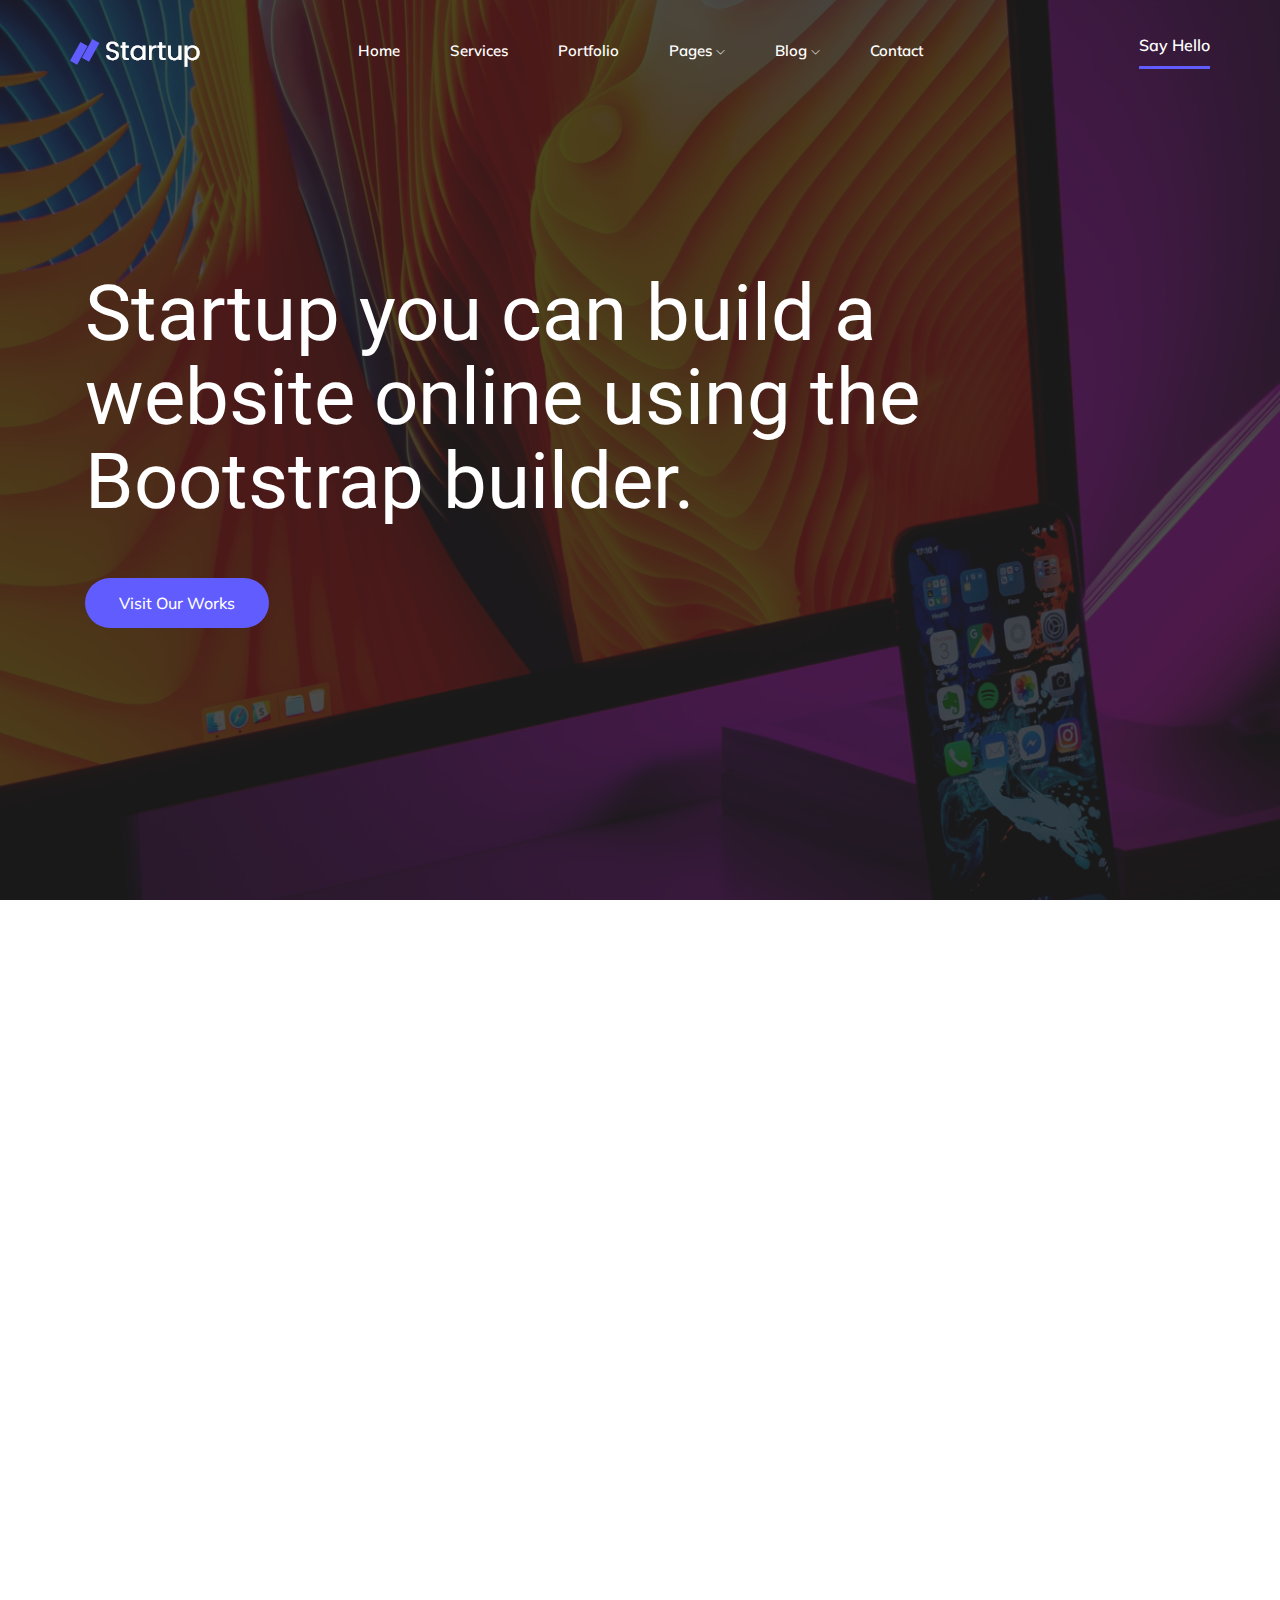
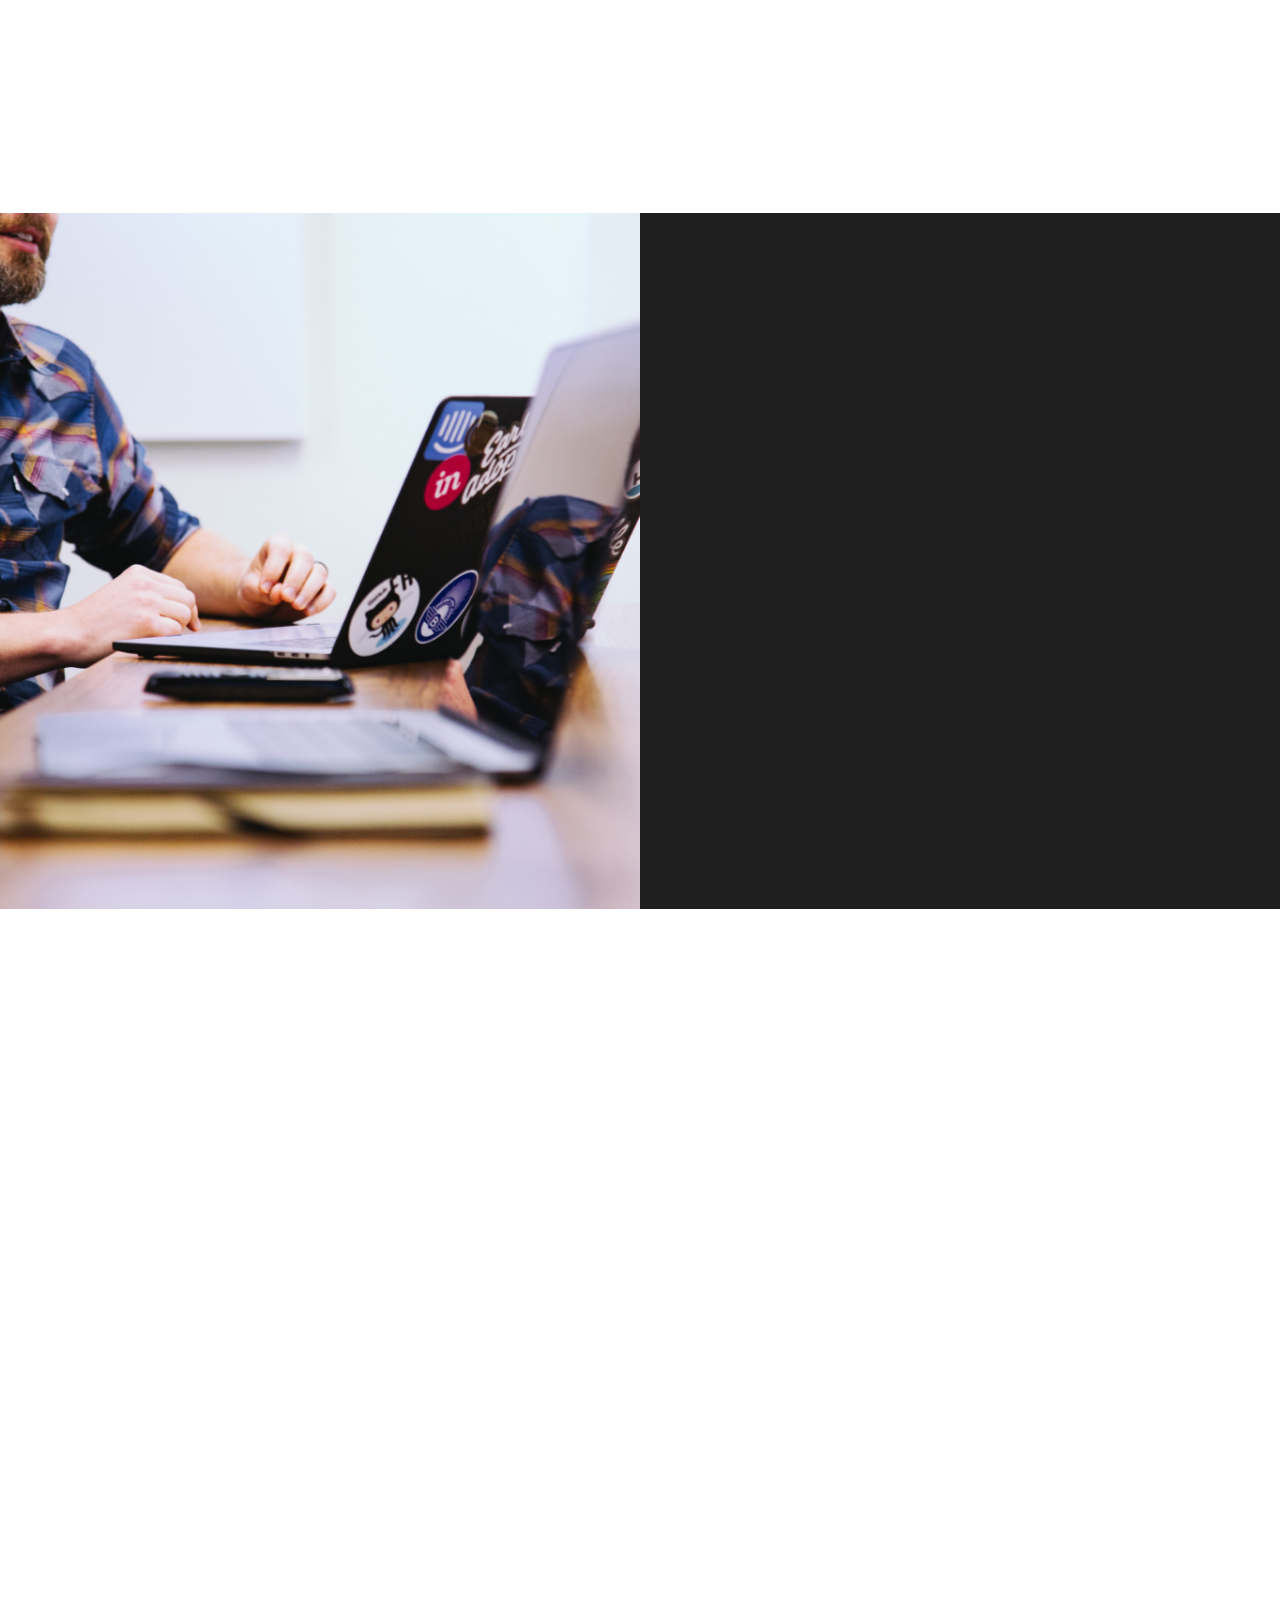
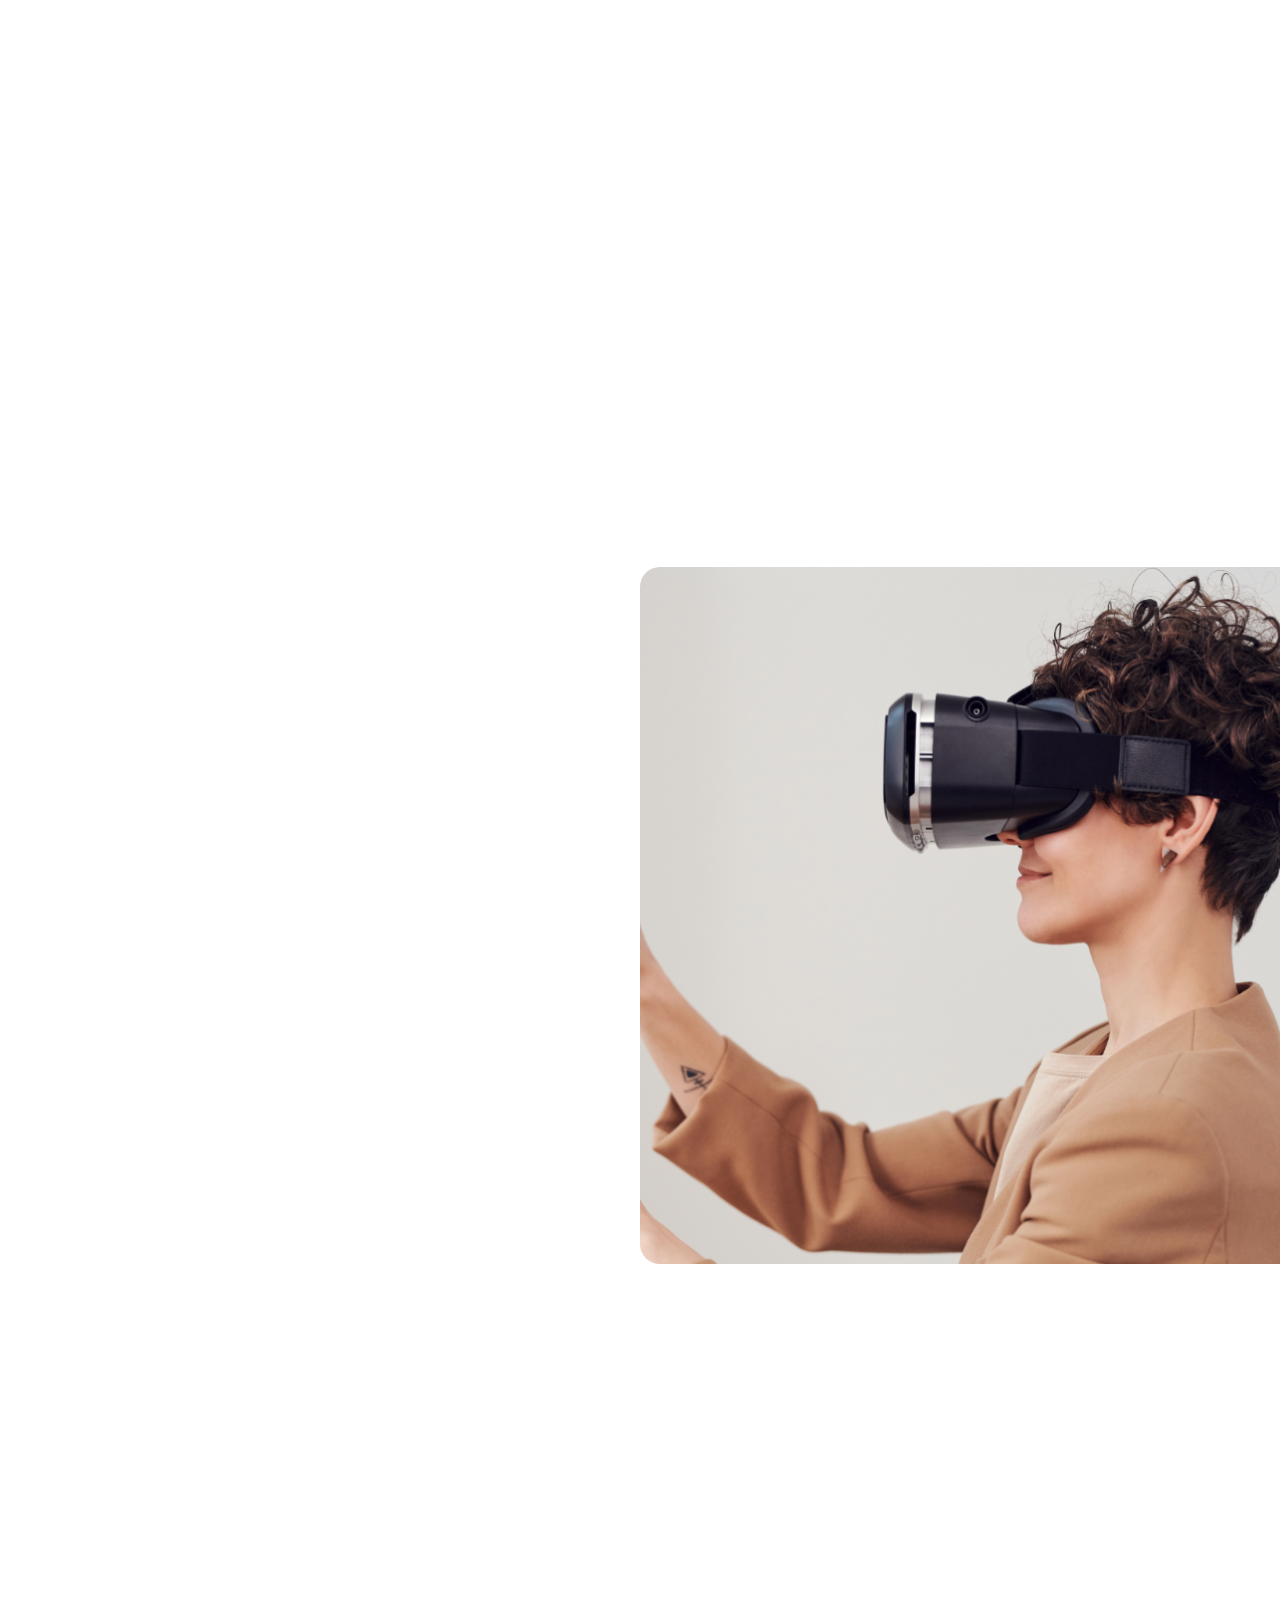
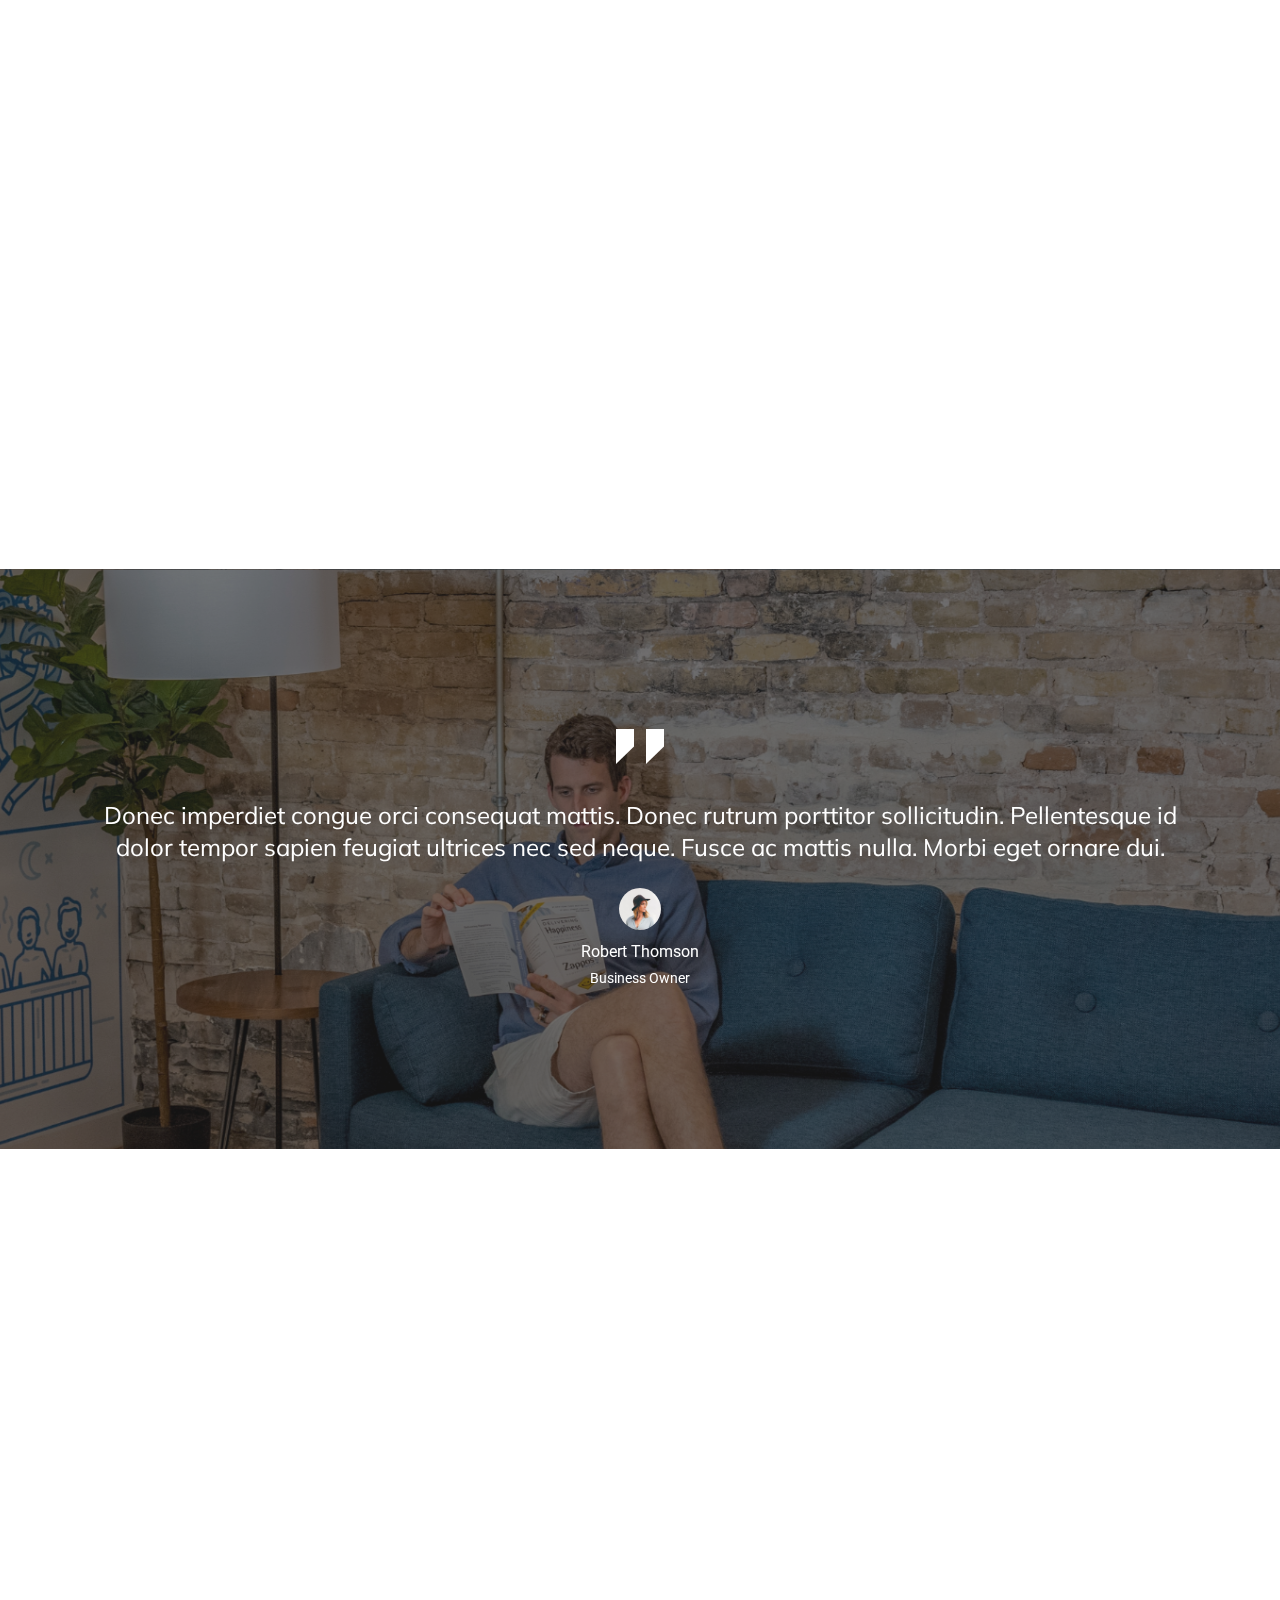
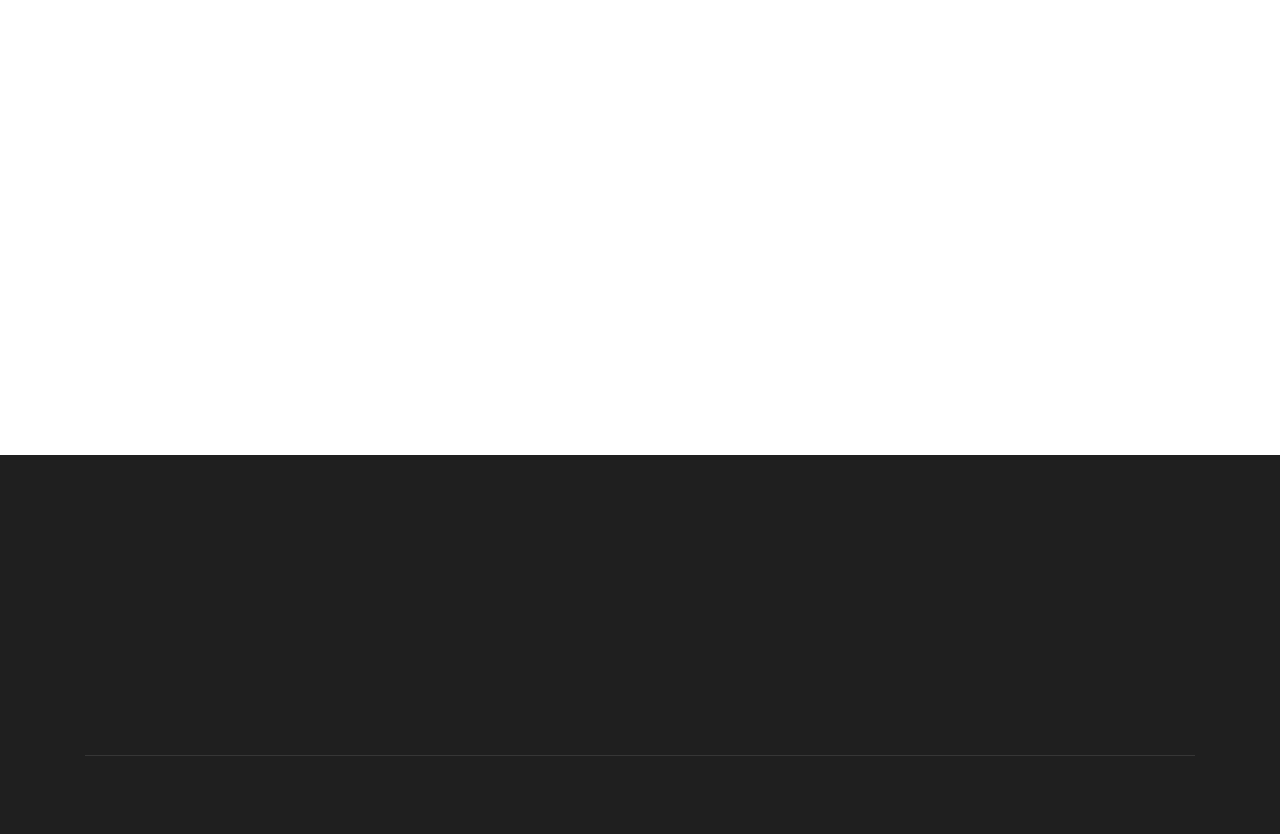
<file: template/index.html>
<!doctype html>
<html class="no-js" lang="zxx">

<head>
    <meta charset="utf-8">
    <meta http-equiv="x-ua-compatible" content="ie=edge">
    <title>StartUp</title>
    <meta name="description" content="">
    <meta name="viewport" content="width=device-width, initial-scale=1">

    <!-- <link rel="manifest" href="site.webmanifest"> -->
    <!-- Place favicon.ico in the root directory -->

    <!-- CSS here -->
    <link rel="stylesheet" href="css/bootstrap.min.css">
    <link rel="stylesheet" href="css/owl.carousel.min.css">
    <link rel="stylesheet" href="css/magnific-popup.css">
    <link rel="stylesheet" href="css/font-awesome.min.css">
    <link rel="stylesheet" href="css/themify-icons.css">
    <link rel="stylesheet" href="css/nice-select.css">
    <link rel="stylesheet" href="css/flaticon.css">
    <link rel="stylesheet" href="css/gijgo.css">
    <link rel="stylesheet" href="css/animate.min.css">
    <link rel="stylesheet" href="css/slick.css">
    <link rel="stylesheet" href="css/slicknav.css">
    <link rel="stylesheet" href="css/style.css">
    <!-- <link rel="stylesheet" href="css/responsive.css"> -->
</head>

<body>
    <!--[if lte IE 9]>
            <p class="browserupgrade">You are using an <strong>outdated</strong> browser. Please <a href="https://browsehappy.com/">upgrade your browser</a> to improve your experience and security.</p>
        <![endif]-->

    <!-- header-start -->
    <header>
        <div class="header-area ">
            <div id="sticky-header" class="main-header-area">
                <div class="container-fluid p-0">
                    <div class="row align-items-center no-gutters">
                        <div class="col-xl-2 col-lg-2">
                            <div class="logo-img">
                                <a href="index.html">
                                    <img src="img/logo.png" alt="">
                                </a>
                            </div>
                        </div>
                        <div class="col-xl-8 col-lg-8">
                            <div class="main-menu  d-none d-lg-block text-center">
                                <nav>
                                    <ul id="navigation">
                                        <li><a class="active" href="index.html">home</a></li>
                                        <li><a href="service.html">services</a></li>
                                        <li><a href="Portfolio.html">Portfolio</a></li>
                                        <li><a href="#">pages <i class="ti-angle-down"></i></a>
                                            <ul class="submenu">
                                                <li><a href="portfolio_details.html">Portfolio details</a></li>
                                                <li><a href="about.html">about</a></li>
                                                <li><a href="elements.html">elements</a></li>
                                            </ul>
                                        </li>

                                        <li><a href="#">blog <i class="ti-angle-down"></i></a>
                                            <ul class="submenu">
                                                <li><a href="blog.html">blog</a></li>
                                                <li><a href="single-blog.html">single-blog</a></li>
                                            </ul>
                                        </li>
                                        <li><a href="contact.html">Contact</a></li>
                                    </ul>
                                </nav>
                            </div>
                        </div>
                        <div class="col-lg-2 d-none d-lg-block">
                            <div class="log_chat_area d-flex align-items-end">
                                <a href="#" data-scroll-nav="0" class="say_hi">Say Hello</a>
                            </div>
                        </div>
                        <div class="col-12">
                            <div class="mobile_menu d-block d-lg-none"></div>
                        </div>
                    </div>
                </div>
            </div>
        </div>
    </header>
    <!-- header-end -->

    <!-- slider_area_start -->
    <div class="slider_area">
        <div class="single_slider  d-flex align-items-center slider_bg_1 overlay">
            <div class="container">
                <div class="row align-items-center justify-content-start">
                    <div class="col-lg-10 col-md-10">
                        <div class="slider_text">
                            <h3 class="wow fadeInLeft" data-wow-duration="1s" data-wow-delay=".1s">
                                Startup you can build a 
                                website online using the
                                Bootstrap builder.
                            </h3>
                            <a class="boxed-btn3 wow fadeInLeft"  data-wow-duration="1s" data-wow-delay=".2s" href="portfolio.html">Visit Our Works</a>
                        </div>
                    </div>
                </div>
            </div>
        </div>
    </div>
    <!-- slider_area_end -->

    <!-- service_area  -->
    <div class="service_area">
        <div class="container">
            <div class="row justify-content-center">
                <div class="col-lg-6">
                    <div class="section_title text-center mb-70">
                        <span class="wow fadeInUp" data-wow-duration="1s" data-wow-delay=".1s" >Services</span>
                        <h3 class="wow fadeInUp" data-wow-duration="1.2s" data-wow-delay=".2s">With more than 20 years of 
                            experience we can deliver the 
                            best product design.</h3>
                    </div>
                </div>
            </div>
            <div class="row">
                <div class="col-xl-4 col-md-4">
                    <div class="single_service text-center wow fadeInLeft" data-wow-duration="1.2s" data-wow-delay=".4s">
                        <div class="icon">
                            <img src="img/svg_icon/1.svg" alt="">
                        </div>
                        <h3>Graphic design</h3>
                        <p>Lorem ipsum dolor sit amet, consectetur adipiscing elit sed do eiusmod tempor.</p>
                    </div>
                </div>
                <div class="col-xl-4 col-md-4">
                    <div class="single_service text-center wow fadeInUp" data-wow-duration="1s" data-wow-delay=".3s">
                        <div class="icon">
                            <img src="img/svg_icon/2.svg" alt="">
                        </div>
                        <h3>Web design</h3>
                        <p>Lorem ipsum dolor sit amet, consectetur adipiscing elit sed do eiusmod tempor.</p>
                    </div>
                </div>
                <div class="col-xl-4 col-md-4">
                    <div class="single_service text-center wow fadeInRight" data-wow-duration="1.2s" data-wow-delay=".4s">
                        <div class="icon">
                            <img src="img/svg_icon/3.svg" alt="">
                        </div>
                        <h3>Mobile app</h3>
                        <p>Lorem ipsum dolor sit amet, consectetur adipiscing elit sed do eiusmod tempor.</p>
                    </div>
                </div>
            </div>
        </div>
    </div>
    <!--/ service_area  -->

    <div class="about_area">
        <div class="container">
            <div class="row justify-content-end">
                <div class="col-lg-5 offset-lg-1">
                    <div class="about_info">
                        <div class="section_title white_text">
                            <span class="wow fadeInUp" data-wow-duration="1s" data-wow-delay=".3s">About Us</span>
                            <h3 class="wow fadeInUp" data-wow-duration="1s" data-wow-delay=".4s">Empowering individuals </h3>
                            <p class="mid_text wow fadeInUp" data-wow-duration="1s" data-wow-delay=".5s">Efficiently unleash cross-media tour function information without cross action media value. Quickly maximize timely deliverables for real-time schemas.</p>
                            <p class="last_text wow fadeInUp" data-wow-duration="1s" data-wow-delay=".6s">“Function information without cross action media value.</p>
                            <a href="#" class="boxed-btn3 wow fadeInUp" data-wow-duration="1s" data-wow-delay=".7s">About Us</a>
                        </div>
                    </div>
                </div>
            </div>
        </div>
    </div>

    <!-- portfolio_image_area  -->
    <div class="portfolio_image_area">
        <div class="container">
            <div class="row justify-content-center">
                <div class="col-lg-6">
                    <div class="section_title text-center mb-90">
                        <h3 class="wow fadeInUp" data-wow-duration="1s" data-wow-delay=".3s">Featured Works</h3>
                        <p class="wow fadeInUp" data-wow-duration="1s" data-wow-delay=".4s">Tour function information without cross action media value quickly maximize timely deliverables.</p>
                    </div>
                </div>
            </div>
            <div class="row">
                <div class="col-lg-8 col-md-12">
                    <div class="single_Portfolio wow fadeInUp" data-wow-duration="1s" data-wow-delay=".3s">
                        <div class="portfolio_thumb">
                            <img src="img/portfolio/1.png" alt="">
                        </div>
                        <div class="portfolio_hover">
                            <div class="title">
                                <span>App Design</span>
                                    <h3>Colorlib Mobile App</h3>
                                    <a class="boxed-btn3" href="portfolio_details.html">View</a>
                            </div>
                        </div>
                    </div>
                </div>
                <div class="col-lg-4 col-md-6">
                    <div class="single_Portfolio wow fadeInUp" data-wow-duration="1s" data-wow-delay=".4s">
                        <div class="portfolio_thumb">
                            <img src="img/portfolio/2.png" alt="">
                        </div>
                        <div class="portfolio_hover">
                            <div class="title">
                                <span>App Design</span>
                                    <h3>Colorlib Mobile App</h3>
                                    <a class="boxed-btn3" href="portfolio_details.html">View</a>
                            </div>
                        </div>
                    </div>
                </div>
                <div class="col-lg-4 col-md-6 col-lg-4">
                    <div class="single_Portfolio wow fadeInUp" data-wow-duration="1s" data-wow-delay=".5s">
                        <div class="portfolio_thumb">
                            <img src="img/portfolio/3.png" alt="">
                        </div>
                        <div class="portfolio_hover">
                            <div class="title">
                                <span>App Design</span>
                                    <h3>Colorlib Mobile App</h3>
                                    <a class="boxed-btn3" href="portfolio_details.html">View</a>
                            </div>
                        </div>
                    </div>
                </div>
                <div class="col-lg-4 col-md-6 col-lg-4">
                    <div class="single_Portfolio wow fadeInUp" data-wow-duration="1s" data-wow-delay=".6s">
                        <div class="portfolio_thumb">
                            <img src="img/portfolio/4.png" alt="">
                        </div>
                        <div class="portfolio_hover">
                            <div class="title">
                                <span>App Design</span>
                                    <h3>Colorlib Mobile App</h3>
                                    <a class="boxed-btn3" href="portfolio_details.html">View</a>
                            </div>
                        </div>
                    </div>
                </div>
                <div class="col-lg-4 col-md-6 col-lg-4">
                    <div class="single_Portfolio wow fadeInUp" data-wow-duration="1s" data-wow-delay=".7s">
                        <div class="portfolio_thumb">
                            <img src="img/portfolio/5.png" alt="">
                        </div>
                        <div class="portfolio_hover">
                            <div class="title">
                                <span>App Design</span>
                                    <h3>Colorlib Mobile App</h3>
                                    <a class="boxed-btn3" href="portfolio_details.html">View</a>
                            </div>
                        </div>
                    </div>
                </div>
            </div>
        </div>
    </div>
    <!--/ portfolio_image_area  -->

    <div class="how_we_work_area">
        <div class="container">
            <div class="row">
                <div class="col-lg-5">
                    <div class="work_info">
                        <div class="section_title">
                            <h3 class="wow fadeInLeft" data-wow-duration="1s" data-wow-delay=".3s">How we work</h3>
                            <p class="mid_text wow fadeInLeft" data-wow-duration="1s" data-wow-delay=".4s">“Function information without cross action media value.</p>
                            <p class="last_p wow fadeInRight" data-wow-duration="1s" data-wow-delay=".5s">Efficiently unleash cross-media tour function information without cross action media value. Quickly maximize timely deliverables for real-time schemas.</p>
                        </div>
                        <div class="video_watch d-flex align-items-center">
                            <div class="play_btn wow fadeInUp" data-wow-duration="1s" data-wow-delay=".6s">
                                <a href="https://www.youtube.com/watch?v=D7tF-cY2M9o" class="video_icon popup-video"> <i class="fa fa-play"></i> </a>
                            </div>
                           <span class="wow fadeInLeft" data-wow-duration="1s" data-wow-delay=".7s"> Watch Video</span>
                        </div>
                    </div>
                </div>
            </div>
        </div>
    </div>

    <!-- team_member_start -->
    <div class="team_area ">
        <div class="container">
            <div class="row justify-content-center">
                <div class="col-lg-6">
                    <div class="section_title text-center mb-90">
                        <h3 class="wow fadeInUp" data-wow-duration="1s" data-wow-delay=".3s">Our Creative Team</h3>
                        <p class="wow fadeInUp" data-wow-duration="1s" data-wow-delay=".6s">Tour function information without cross action media value quickly maximize timely deliverables.</p>
                    </div>
                </div>
            </div>
            <div class="row">
                <div class="col-lg-3 col-md-6">
                    <div class="single_team wow fadeInUp" data-wow-duration="1s" data-wow-delay=".2s">
                        <div class="team_thumb">
                            <img src="img/team/1.png" alt="">
                            <div class="team_hover">
                                <div class="hover_inner text-center">
                                    <ul>
                                        <li><a href="#"> <i class="fa fa-facebook"></i> </a></li>
                                        <li><a href="#"> <i class="fa fa-twitter"></i> </a></li>
                                        <li><a href="#"> <i class="fa fa-instagram"></i> </a></li>
                                    </ul>
                                </div>
                            </div>
                        </div>
                        <div class="team_title text-center">
                            <h3>Brandon Yeald</h3>
                            <p>Founder & CEO</p>
                        </div>
                    </div>
                </div>
                <div class="col-lg-3 col-md-6">
                    <div class="single_team wow fadeInUp" data-wow-duration="1s" data-wow-delay=".4s">
                        <div class="team_thumb">
                            <img src="img/team/2.png" alt="">
                            <div class="team_hover">
                                <div class="hover_inner text-center">
                                    <ul>
                                        <li><a href="#"> <i class="fa fa-facebook"></i> </a></li>
                                        <li><a href="#"> <i class="fa fa-linkedin"></i> </a></li>
                                        <li><a href="#"> <i class="fa fa-google-plus"></i> </a></li>
                                    </ul>
                                </div>
                            </div>
                        </div>
                        <div class="team_title text-center">
                            <h3>Calvin Anderson</h3>
                            <p>Graphics Designer</p>
                        </div>
                    </div>
                </div>
                <div class="col-lg-3 col-md-6">
                    <div class="single_team wow fadeInUp" data-wow-duration="1s" data-wow-delay=".6s">
                        <div class="team_thumb">
                            <img src="img/team/3.png" alt="">
                            <div class="team_hover">
                                <div class="hover_inner text-center">
                                    <ul>
                                        <li><a href="#"> <i class="fa fa-facebook"></i> </a></li>
                                        <li><a href="#"> <i class="fa fa-linkedin"></i> </a></li>
                                        <li><a href="#"> <i class="fa fa-google-plus"></i> </a></li>
                                    </ul>
                                </div>
                            </div>
                        </div>
                        <div class="team_title text-center">
                            <h3>Roman Solo</h3>
                            <p>Wordpress Developer</p>
                        </div>
                    </div>
                </div>
                <div class="col-lg-3 col-md-6">
                    <div class="single_team wow fadeInUp" data-wow-duration="1s" data-wow-delay=".8s">
                        <div class="team_thumb">
                            <img src="img/team/4.png" alt="">
                            <div class="team_hover">
                                <div class="hover_inner text-center">
                                    <ul>
                                        <li><a href="#"> <i class="fa fa-facebook"></i> </a></li>
                                        <li><a href="#"> <i class="fa fa-linkedin"></i> </a></li>
                                        <li><a href="#"> <i class="fa fa-google-plus"></i> </a></li>
                                    </ul>
                                </div>
                            </div>
                        </div>
                        <div class="team_title text-center">
                            <h3>Yeald Kin</h3>
                            <p>Software Engineer</p>
                        </div>
                    </div>
                </div>
            </div>
        </div>
    </div>
    <!--/ team_member_end -->

    <!-- testimonial_area  -->
    <div class="testimonial_area ">
        <div class="container">
            <div class="row">
                <div class="col-xl-12">
                    <div class="testmonial_active owl-carousel">
                        <div class="single_carousel">
                                <div class="single_testmonial text-center">
                                        <div class="quote">
                                            <img src="img/testmonial/quote.svg" alt="">
                                        </div>
                                        <p>Donec imperdiet congue orci consequat mattis. Donec rutrum porttitor <br> 
                                                sollicitudin. Pellentesque id dolor tempor sapien feugiat ultrices nec sed neque.  <br>
                                                Fusce ac mattis nulla. Morbi eget ornare dui. </p>
                                        <div class="testmonial_author">
                                            <div class="thumb">
                                                    <img src="img/testmonial/thumb.png" alt="">
                                            </div>
                                            <h3>Robert Thomson</h3>
                                            <span>Business Owner</span>
                                        </div>
                                    </div>
                        </div>
                        <div class="single_carousel">
                                <div class="single_testmonial text-center">
                                        <div class="quote">
                                            <img src="img/testmonial/quote.svg" alt="">
                                        </div>
                                        <p>Donec imperdiet congue orci consequat mattis. Donec rutrum porttitor <br> 
                                                sollicitudin. Pellentesque id dolor tempor sapien feugiat ultrices nec sed neque.  <br>
                                                Fusce ac mattis nulla. Morbi eget ornare dui. </p>
                                        <div class="testmonial_author">
                                            <div class="thumb">
                                                    <img src="img/testmonial/thumb.png" alt="">
                                            </div>
                                            <h3>Robert Thomson</h3>
                                            <span>Business Owner</span>
                                        </div>
                                    </div>
                        </div>
                        <div class="single_carousel">
                                <div class="single_testmonial text-center">
                                        <div class="quote">
                                            <img src="img/testmonial/quote.svg" alt="">
                                        </div>
                                        <p>Donec imperdiet congue orci consequat mattis. Donec rutrum porttitor <br> 
                                                sollicitudin. Pellentesque id dolor tempor sapien feugiat ultrices nec sed neque.  <br>
                                                Fusce ac mattis nulla. Morbi eget ornare dui. </p>
                                        <div class="testmonial_author">
                                            <div class="thumb">
                                                    <img src="img/testmonial/thumb.png" alt="">
                                            </div>
                                            <h3>Robert Thomson</h3>
                                            <span>Business Owner</span>
                                        </div>
                                    </div>
                        </div>
                    </div>
                </div>
            </div>
        </div>
    </div>
    <!-- /testimonial_area  -->

    <div data-scroll-index="0" class="get_in_tauch_area">
        <div class="container">
            <div class="row justify-content-center">
                <div class="col-lg-6">
                    <div class="section_title text-center mb-90">
                        <h3 class="wow fadeInUp" data-wow-duration="1s" data-wow-delay=".3s">Get in Touch</h3>
                        <p class="wow fadeInUp" data-wow-duration="1s" data-wow-delay=".4s">Tour function information without cross action media value quickly maximize timely deliverables.</p>
                    </div>
                </div>
            </div>
            <div class="row justify-content-center">
                <div class="col-lg-8">
                    <div class="touch_form">
                        <form action="#">
                            <div class="row">
                                <div class="col-md-6">
                                    <div class="single_input wow fadeInUp" data-wow-duration="1s" data-wow-delay=".3s">
                                        <input type="text" placeholder="Your Name" >
                                    </div>
                                </div>
                                <div class="col-md-6">
                                    <div class="single_input wow fadeInUp" data-wow-duration="1s" data-wow-delay=".4s">
                                        <input type="email" placeholder="Email" >
                                    </div>
                                </div>
                                <div class="col-md-12">
                                    <div class="single_input wow fadeInUp" data-wow-duration="1s" data-wow-delay=".5s">
                                        <input type="email" placeholder="Subject" >
                                    </div>
                                </div>
                                <div class="col-md-12">
                                    <div class="single_input wow fadeInUp" data-wow-duration="1s" data-wow-delay=".6s">
                                       <textarea name="" id="" cols="30" placeholder="Message" rows="10"></textarea>
                                    </div>
                                </div>
                                <div class="col-lg-12">
                                    <div class="submit_btn wow fadeInUp" data-wow-duration="1s" data-wow-delay=".7s">
                                        <button class="boxed-btn3" type="submit">Send Message</button>
                                    </div>
                                </div>
                            </div>
                        </form>
                    </div>
                </div>
            </div>
        </div>
    </div>


    <!-- footer start -->
    <footer class="footer">
        <div class="footer_top">
            <div class="container">
                <div class="row align-items-center">
                    <div class="col-lg-2 col-md-3">
                        <div class="footer_logo wow fadeInRight" data-wow-duration="1s" data-wow-delay=".3s">
                            <a href="index.html">
                                <img src="img/logo.png" alt="">
                            </a>
                        </div>
                    </div>
                    <div class="col-xl-7 col-lg-7 col-md-9">
                        <div class="menu_links">
                            <ul>
                                <li><a class="wow fadeInDown" data-wow-duration="1s" data-wow-delay=".2s" href="#">About</a class="wow fadeInUp" data-wow-duration="1s" data-wow-delay=".3s"></li>
                                <li><a class="wow fadeInDown" data-wow-duration="1s" data-wow-delay=".4s" href="#">Services</a></li>
                                <li><a class="wow fadeInDown" data-wow-duration="1s" data-wow-delay=".6s" href="#">Portfolio</a></li>
                                <li><a class="wow fadeInDown" data-wow-duration="1s" data-wow-delay=".8s" href="#">Pages</a></li>
                                <li><a class="wow fadeInDown" data-wow-duration="1s" data-wow-delay="1s" href="#">Blog</a></li>
                                <li><a class="wow fadeInDown" data-wow-duration="1s" data-wow-delay="1.1s" href="#">Contact</a></li>
                            </ul>
                        </div>
                    </div>
                    <div class="col-lg-3 col-md-12">
                        <div class="socail_links">
                            <ul>
                                <li><a class="wow fadeInUp" data-wow-duration="1s" data-wow-delay=".3s" href="#"> <i class="fa fa-facebook"></i> </a></li>
                                <li><a class="wow fadeInUp" data-wow-duration="1s" data-wow-delay=".4s" href="#"> <i class="fa fa-twitter"></i> </a></li>
                                <li><a class="wow fadeInUp" data-wow-duration="1s" data-wow-delay=".5s" href="#"> <i class="fa fa-instagram"></i> </a></li>
                                <li><a class="wow fadeInUp" data-wow-duration="1s" data-wow-delay=".6s" href="#"> <i class="fa fa-google-plus"></i> </a></li>
                            </ul>
                        </div>
                    </div>
                </div>
            </div>
        </div>
        <div class="copy-right_text">
            <div class="container">
                <div class="footer_border"></div>
                <div class="row">
                    <div class="col-xl-12">
                        <p class="copy_right text-center wow fadeInUp" data-wow-duration="1s" data-wow-delay="1.3s">
                            <!-- Link back to Colorlib can't be removed. Template is licensed under CC BY 3.0. -->
Copyright &copy;<script>document.write(new Date().getFullYear());</script> All rights reserved | This template is made with <i class="fa fa-heart-o" aria-hidden="true"></i> by <a href="https://colorlib.com" target="_blank">Colorlib</a>
<!-- Link back to Colorlib can't be removed. Template is licensed under CC BY 3.0. -->
                        </p>
                    </div>
                </div>
            </div>
        </div>
    </footer>
    <!--/ footer end  -->

    <!-- JS here -->
    <script src="js/vendor/modernizr-3.5.0.min.js"></script>
    <script src="js/vendor/jquery-1.12.4.min.js"></script>
    <script src="js/popper.min.js"></script>
    <script src="js/bootstrap.min.js"></script>
    <script src="js/owl.carousel.min.js"></script>
    <script src="js/isotope.pkgd.min.js"></script>
    <script src="js/ajax-form.js"></script>
    <script src="js/waypoints.min.js"></script>
    <script src="js/jquery.counterup.min.js"></script>
    <script src="js/imagesloaded.pkgd.min.js"></script>
    <script src="js/scrollIt.js"></script>
    <script src="js/jquery.scrollUp.min.js"></script>
    <script src="js/wow.min.js"></script>
    <script src="js/nice-select.min.js"></script>
    <script src="js/jquery.slicknav.min.js"></script>
    <script src="js/jquery.magnific-popup.min.js"></script>
    <script src="js/plugins.js"></script>
    <script src="js/gijgo.min.js"></script>

    <!--contact js-->
    <script src="js/contact.js"></script>
    <script src="js/jquery.ajaxchimp.min.js"></script>
    <script src="js/jquery.form.js"></script>
    <script src="js/jquery.validate.min.js"></script>
    <script src="js/mail-script.js"></script>

    <script src="js/main.js"></script>
</body>

</html>
</file>
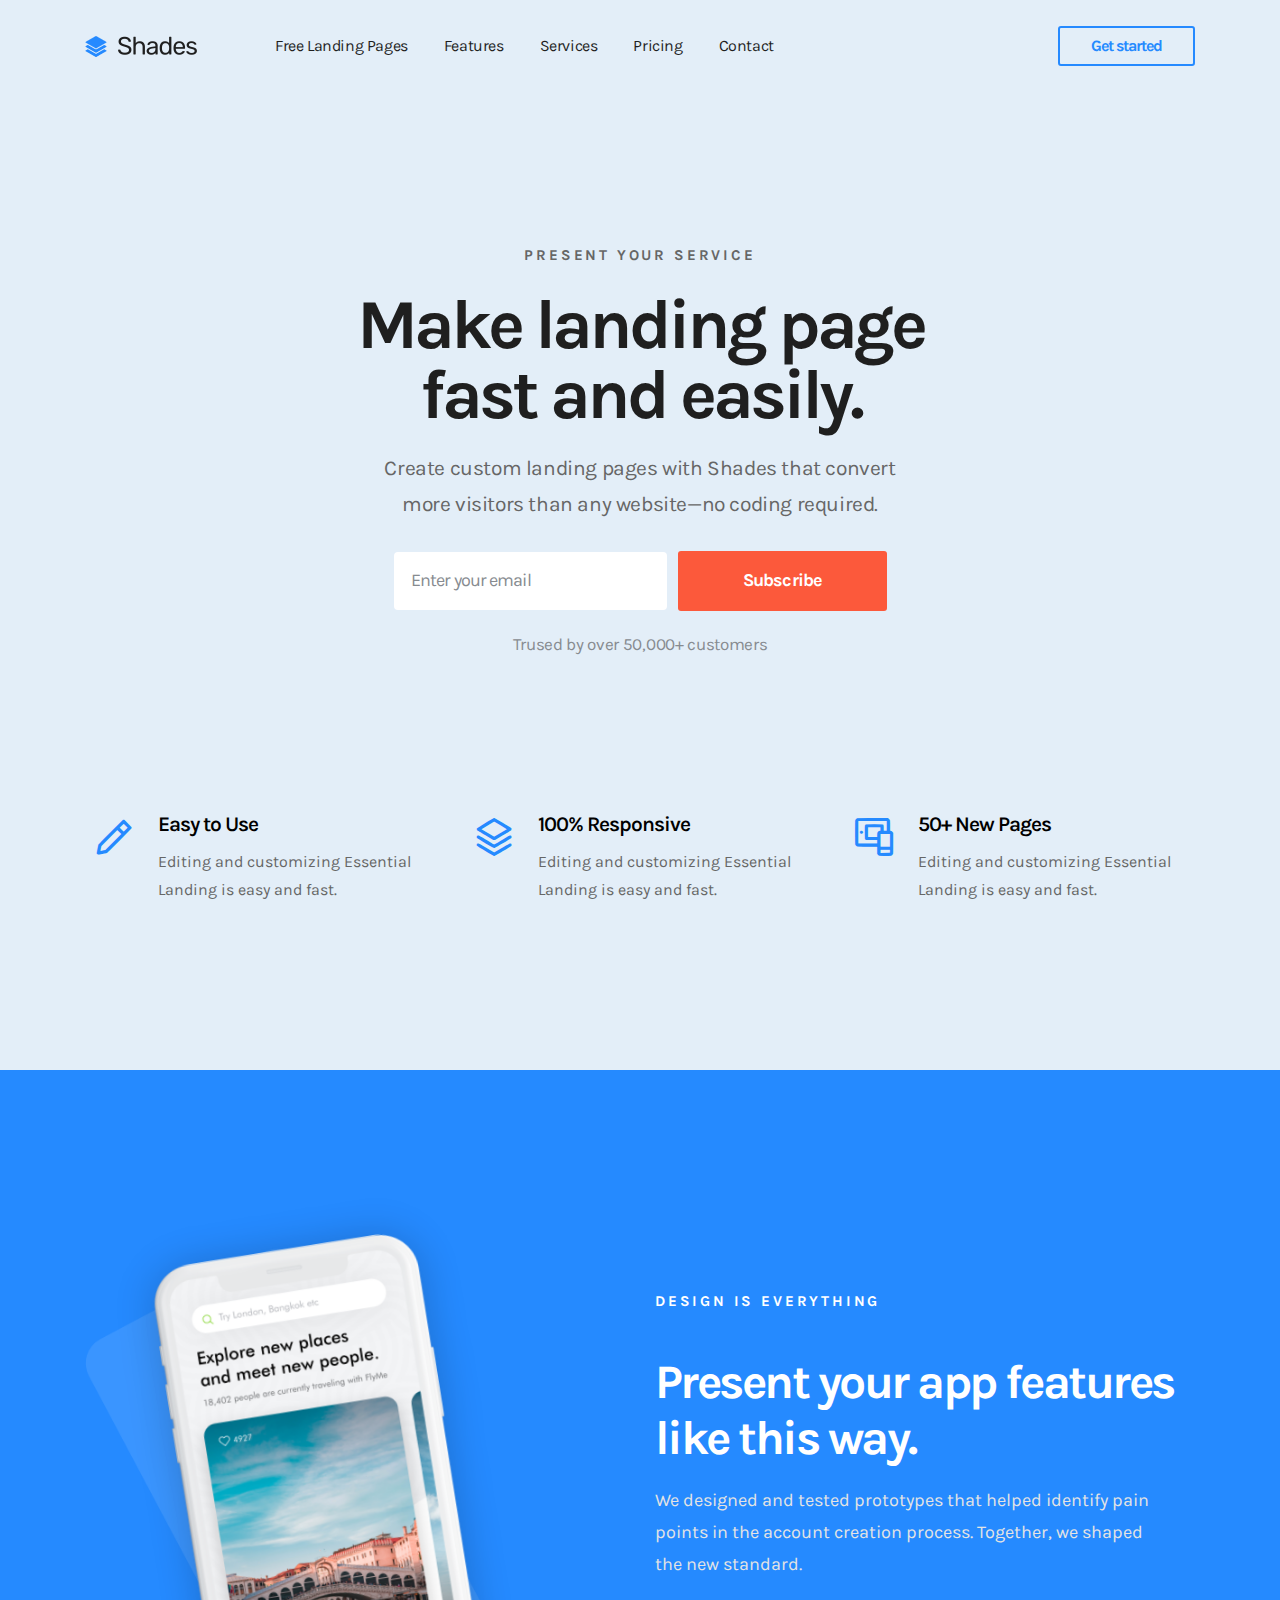
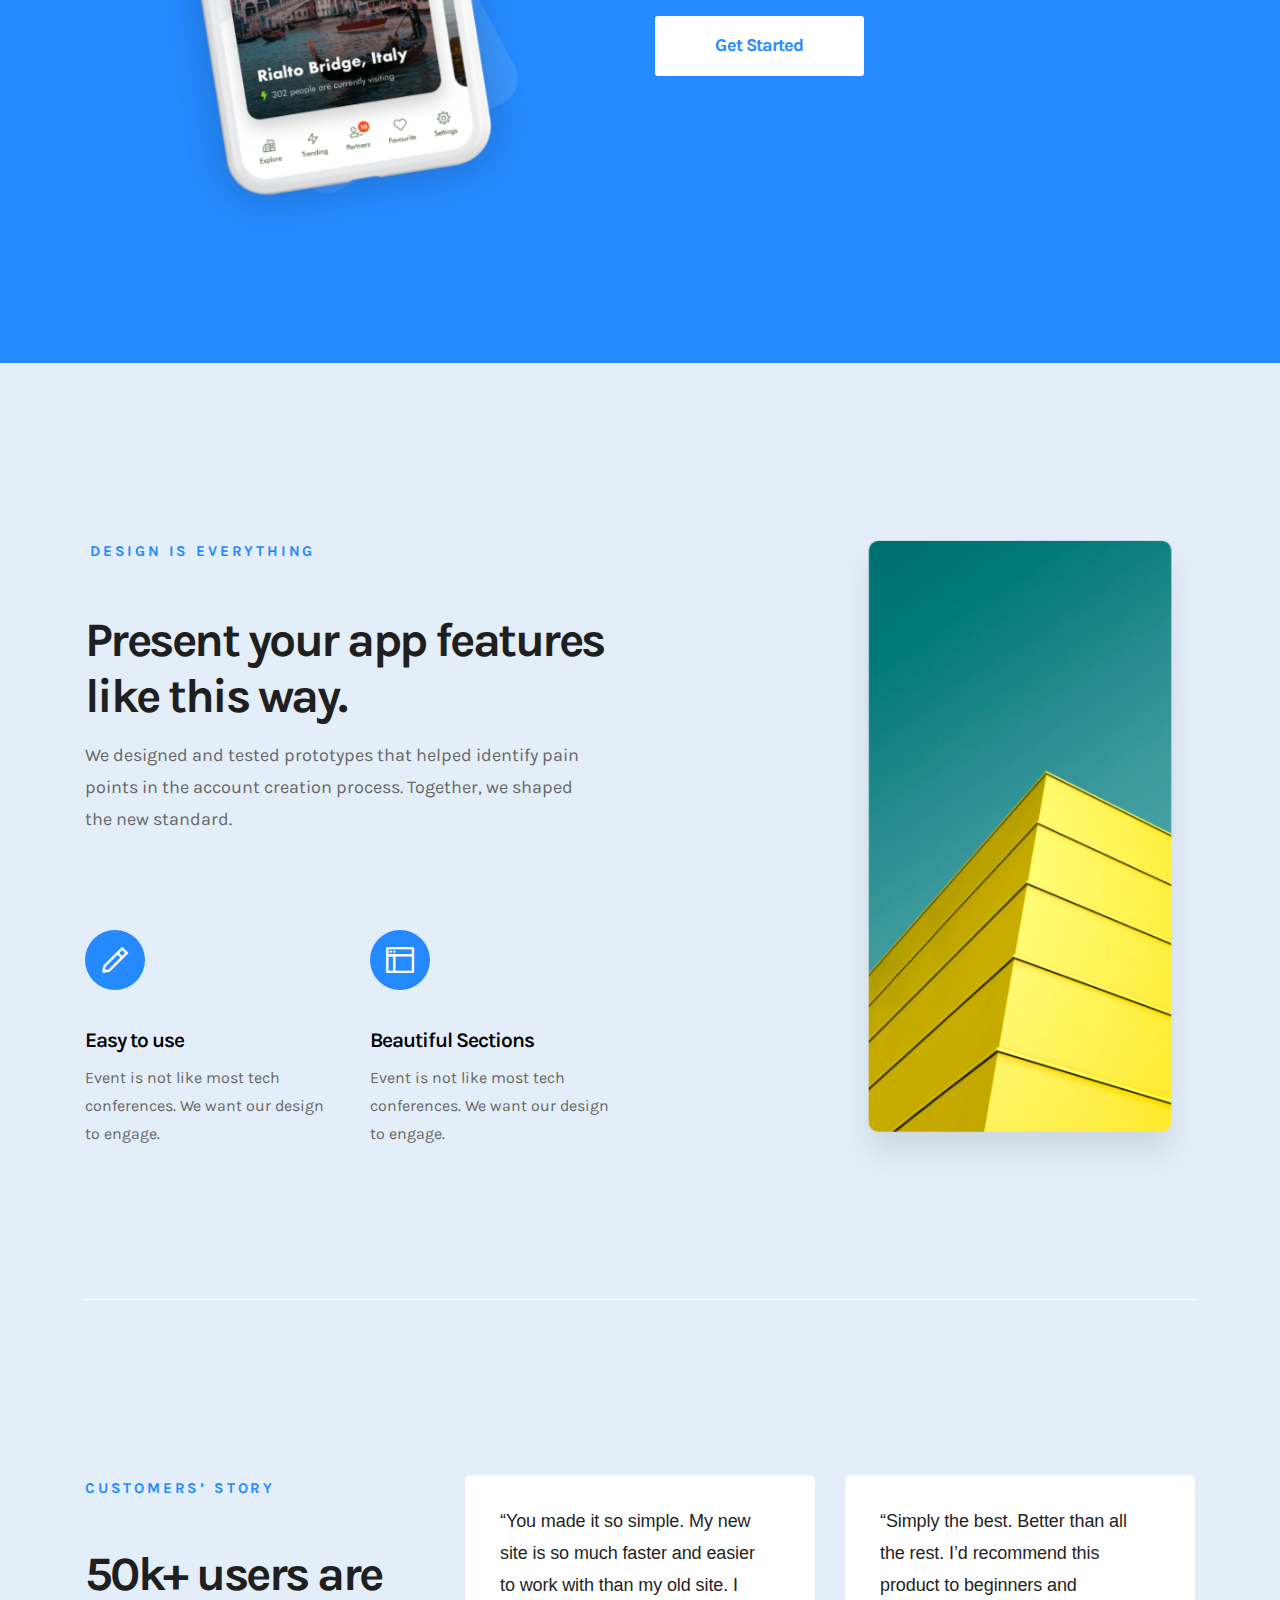
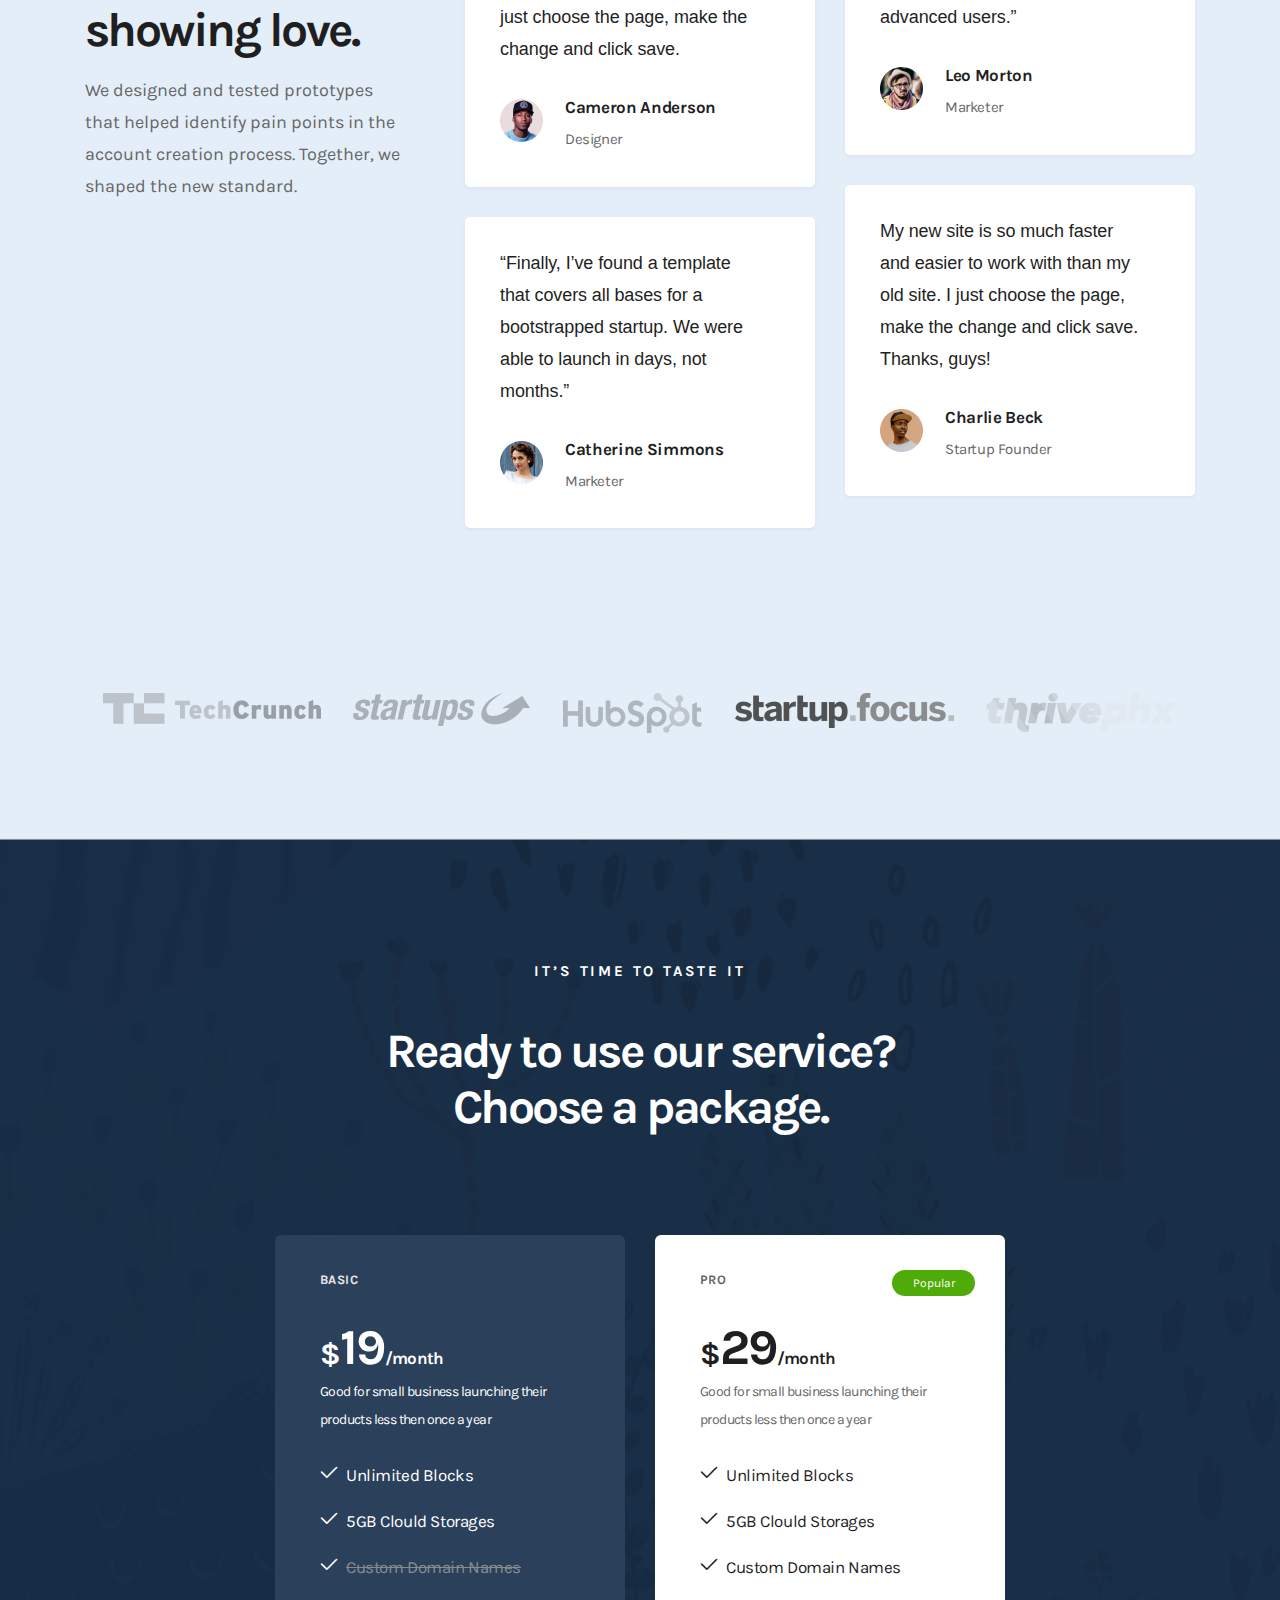
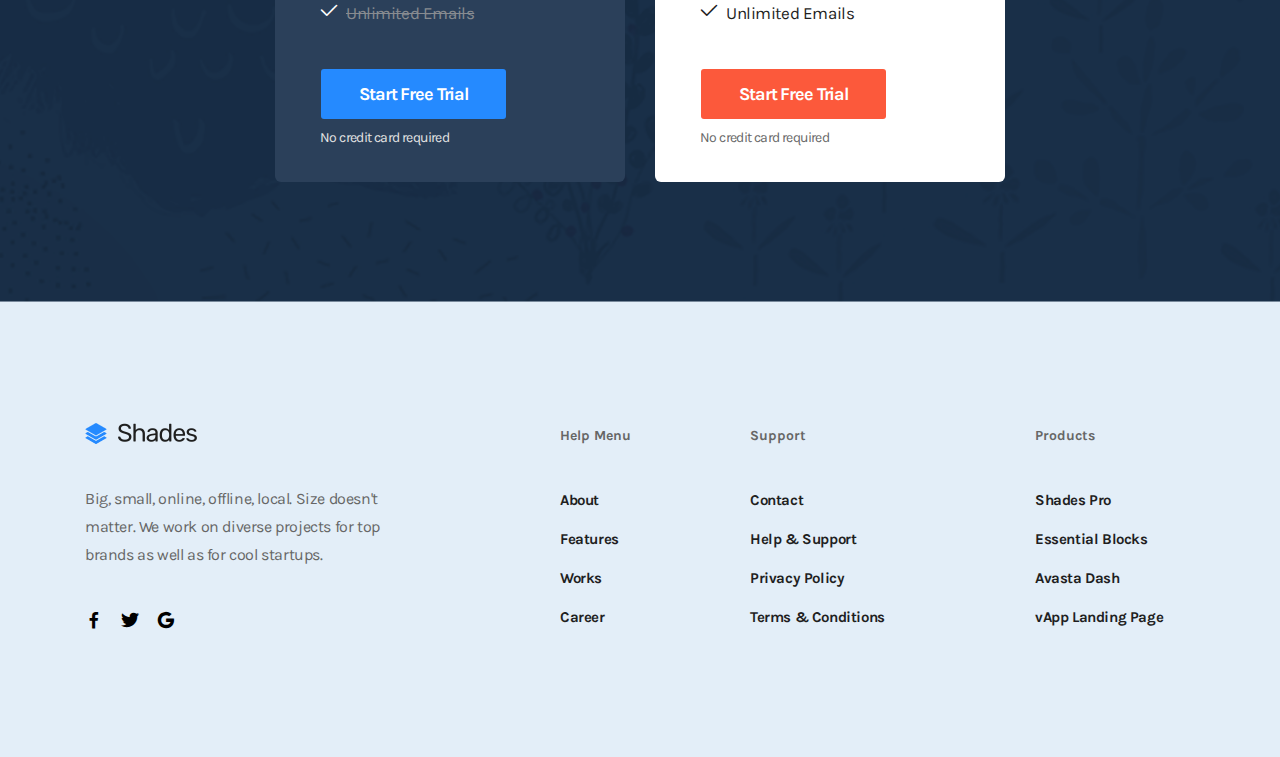
<file: template 2/Shade s06 HTML/index.html>
<!DOCTYPE html>
<html lang="en">

<head>
  <meta charset="UTF-8">
  <meta name="viewport" content="width=device-width, initial-scale=1.0">
  <meta http-equiv="X-UA-Compatible" content="ie=edge">
  <title></title>
  <!-- Plugins CSS -->
  <link rel="stylesheet" href="./plugins/bootstrap-4.3.1/css/bootstrap.min.css">
  <link rel="stylesheet" href="./plugins/meanmenu/meanmenu.css">
  <!-- fonts -->
  <link rel="stylesheet" href="./fonts/ep-icon-fonts/css/style.css">
  <link rel="stylesheet" href="./fonts/fontawesome-5/css/all.min.css">
  <!-- Custom Stylesheet -->
  <link rel="stylesheet" href="./css/settings.css">
  <link rel="stylesheet" href="./css/style.css">
</head>

<body>
<div class="site-wrapper">
    <!-- Header Starts -->
    <header class="site-header">
        <div class="container">
            <div class="row justify-content-center align-items-center position-relative">
                <div class="col-sm-3 col-6 col-lg-2 col-xl-2 order-lg-1">
                  <!-- Brand Logo -->
                    <div class="brand-logo">
                        <a href=""><img src="image/main-logo.png" alt="" /></a>
                    </div>
                </div>
                <div class="col-sm-8 col-lg-3 col-xl-3 d-none d-sm-block order-lg-3 offset-xl-1">
                    <div class="header-btns justify-content-end">
                        <a href="" class="btn btn-outlined--primary btn-sm">Get started</a>
                    </div>
                </div>
                <!-- Menu Block -->
                <div class="col-sm-1 col-6 col-lg-7 col-xl-6  position-static order-lg-2">
                    <div class="main-navigation">
                        <ul class="main-menu">
                            <li class="menu-item has-dropdown">
                                <a href="#features">Free Landing Pages</a>
                                    <ul class="menu-dropdown">
                                        <li class="single-item">
                                            <a href="">
                                            <h3>Mobile Application</h3> 
                                            <p>Best for Mobile App Presentation</p>
                                            </a>
                                        </li>
                                        <li class="single-item">
                                            <a href="">
                                                <h3>Web Application</h3>
                                                <p>Best for Mobile App Presentation</p>
                                            </a> 
                                        </li>
                                        <li class="single-item">
                                            <a href="">
                                                <h3>SaaS Application</h3>
                                            <p>Best for Mobile App Presentation</p>
                                        </a> 
                                        </li>
                                        <li class="single-item">
                                            <a href="">
                                                    <h3> SaaS Subscription</h3>
                                                <p>Best for Mobile App Presentation</p>
                                            </a> 
                                        </li>
                                    </ul>
                                </li>
                            <li class="menu-item "><a href="#features">Features</a></li>
                    
                            <li class="menu-item"><a href="#">Services</a></li>
                    
                            <li class="menu-item"><a href="#pricing">Pricing</a></li>
                    
                            <li class="menu-item"><a href="#contact">Contact</a></li>   
                            </ul>
                    </div>
                    <div class="mobile-menu"></div>
                </div>
            </div>
        </div>
    </header>

    <!-- Hero Area Starts -->
    <div class="hero-area">
      <div class="container">
        <div class="row justify-content-center">
            <div class="col-lg-8 col-xl-7">
              <div class="hero-content">
                  <h5>Present your service</h5>
                  <h2>Make landing page fast and easily.</h2>
                  <p>Create custom landing pages with Shades that convert more visitors than any website—no coding required.</p>
              </div>
            </div>
            
            <div class="col-lg-7 col-xl-6">
                <div class="subscription-form">
                  <form action="">
                        <div class="form-group">
                          <input type="text" class="form-control" placeholder="Enter your email">
                          <button class="submit-btn btn--hover-shine ">Subscribe</button>
                        </div>
                        <p class="form-text">Trused by over 50,000+ customers</p>
                  </form>
                </div>
            </div>
        </div>
      </div>
    </div>

    <!-- Feature Area Starts -->
    <div class="feature-area">
      <div class="container">
        <div class="row mb-d-30">
          <div class="col-lg-4 col-sm-6 mb--30">
            <div class="feature-widget">
              <div class="widget-icon">
                <i class="icon icon-edit-72"></i>
              </div>
              <div class="content">
                <h5>Easy to Use</h5>
                <p>Editing and customizing Essential Landing is easy and fast.</p>
              </div>
            </div>
          </div>
          <div class="col-lg-4 col-sm-6 mb--30">
            <div class="feature-widget">
              <div class="widget-icon">
                <i class="icon icon-layers-3"></i>
              </div>
              <div class="content">
                <h5>100% Responsive</h5>
                <p>Editing and customizing Essential Landing is easy and fast.</p>
              </div>
            </div>
          </div>
          <div class="col-lg-4 col-sm-6 mb--30">
            <div class="feature-widget">
              <div class="widget-icon">
                <i class="icon icon-tablet-mobile"></i>
    
              </div>
              <div class="content">
                <h5>50+ New Pages</h5>
                <p>Editing and customizing Essential Landing is easy and fast.</p>
              </div>
            </div>
          </div>
        </div>
      </div>
    </div>
<!-- Content Starts -->
<div class="content-section-01">
  <div class="container">
    <div class="row">
      <div class="col-lg-5 col-sm-6 col-md-5 col-xl-5">
        <div class="content-left-image">
          <img src="image/content01.png" alt="">
        </div>
      </div>

      <div class="col-lg-7 col-sm-6 col-md-7 col-xl-6 offset-xl-1">
        <div class="content-right-content">
            <h5>Design is everything</h5>
            <h2>Present your app features like this way.</h2>
            <p>We designed and tested prototypes that helped identify pain points in the account creation process. Together, we shaped the new standard.</p>
            <div class="content-btn"><a href="#" class="btn btn--white">Get Started</a></div>
        </div>
      </div>
    </div>
  </div>
</div>

<div class="content-section-02">
  <div class="container">
    <div class="content-wrapper">
        <div class="row ">
            <div class="col-lg-7 col-md-7 col-xl-6 order-2 order-md-1">
              <div class="content-left-content">
                  <h5>Design is everything</h5>
                  <h2>Present your app features like this way.</h2>
                  <p>We designed and tested prototypes that helped identify pain points in the account creation process. Together, we shaped the new standard.</p>
              </div>
              <div class="row justify-content-between">
                  <div class="col-lg-6 col-sm-6">
      
                      <div class="feature-widget icon-top-round">
                          <div class="widget-icon">
                              <i class="icon icon-edit-72"></i>
                          </div>
      
                          <div class="content">
                              <h5>Easy to use</h5>
                              <p>Event is not like most tech conferences. We want our design to engage.</p>
                          </div>
                      </div>
      
                  </div>
      
                  <div class="col-lg-6 col-sm-6">
                      <div class="feature-widget icon-top-round">
                          <div class="widget-icon icon-round">
                              <i class="icon icon-webpage"></i>
                          </div>
      
                          <div class="content">
                              <h5>Beautiful Sections</h5>
                              <p>Event is not like most tech conferences. We want our design to engage.</p>
                          </div>
                      </div>
                  </div>
              </div>
            </div>
      
            <div class="col-lg-5 col-md-5 col-xl-4 offset-xl-2 order-1 order-md-2">
              <div class="content-right-image">
                <img src="image/content02.png" alt="">
              </div>
            </div>
          </div>
    </div>
  </div>
</div>


<!-- Testimonial Starts -->
<div class="tesimonial-section">
  <div class="container">
    <div class="row">
      <div class="col-xl-4">
        <div class="testimonial-content">
            <h5>Customers’ story</h5>
            <h2>50k+ users are showing love.</h2>
            <p>We designed and tested prototypes that helped identify pain points in the account creation process. Together, we shaped the new standard.</p>
        </div>
      </div>

      <div class="col-xl-8">
          <div class="masonry-with-columns">
              <div class="testimonial-card">
  
                  <div class="card-content">
                      <p>“You made it so simple. My new site is so much faster and easier to work with than my old site. I
                          just
                          choose the page, make the change and click save.</p>
                  </div>
  
                  <div class="card-id">
                      <div class="id-img">
                          <img src="image/t5-nav-1.png" alt="">
                      </div>
                      <div class="id-content">
                          <h6>Cameron Anderson</h6>
                          <span>Designer</span>
                      </div>
                  </div>
              </div>
              <div class="testimonial-card">
  
                  <div class="card-content">
                      <p>“Finally, I’ve found a template that covers all bases for a bootstrapped startup. We were able to
                          launch
                          in days, not months.”</p>
                  </div>
  
                  <div class="card-id">
                      <div class="id-img">
                          <img src="image/t9-nav-4.png" alt="">
                      </div>
                      <div class="id-content">
                          <h6>Catherine Simmons</h6>
                          <span>Marketer</span>
                      </div>
                  </div>
              </div>
              <div class="testimonial-card">
  
                  <div class="card-content">
                      <p>“Simply the best. Better than all the rest. I’d recommend this product to beginners and advanced
                          users.”
                      </p>
                  </div>
  
                  <div class="card-id">
                      <div class="id-img">
                          <img src="image/t9-nav-6.png" alt="">
                      </div>
                      <div class="id-content">
                          <h6>Leo Morton</h6>
                          <span>Marketer</span>
                      </div>
                  </div>
              </div>
              <div class="testimonial-card">
  
                  <div class="card-content">
                      <p>My new site is so much faster and easier to work with than my old site. I just choose the page,
                          make the change and click save. Thanks, guys!</p>
                  </div>
  
                  <div class="card-id">
                      <div class="id-img">
                          <img src="image/t9-nav-5.png" alt="">
                      </div>
                      <div class="id-content">
                          <h6>Charlie Beck</h6>
                          <span>Startup Founder</span>
                      </div>
                  </div>
              </div>
          </div>
      </div>
    </div>
  </div>
</div>

<!-- Client Section -->
<section class="client-section">
    <div class="container">
        <div class="client-brand-wrapper">
            <div class="single-brand">
                <img src="image/logo-5.png" alt=""/>
            </div>
        
            <div class="single-brand">
                <img src="image/logo-4.png" alt=""/>
            </div>
        
            <div class="single-brand">
                <img src="image/logo-3.png" alt=""/>
            </div>
        
            <div class="single-brand">
                <img src="image/logo-2.png" alt=""/>
            </div>
        
            <div class="single-brand">
                <img src="image/logo-1.png" alt=""/>
            </div>
        </div>
    </div>
</section>


<!-- Pricing Section -->
<section class="pricing-section section-spacing">
    <div class="container">
      <div class="row justify-content-center">
          <div class="col-xl-6 col-lg-7 col-md-8 col-sm-11">
              <div class="section-title pb-lg--85">
                  <span class="title-sm-text">It’s time to taste it</span>
                  <h2>Ready to use our service? Choose a package.</h2>
                </div>
          </div>
      </div>
        
            <div class="row mb-d-30">
                <div class="col-lg-5 col-xl-4 offset-lg-1 offset-xl-2 col-md-6 mb--30">
                    <div class="pricing-card  active">

                        <div class="card-head">
                            <h6>Basic</h6>
                            <h2><span class="small-title">$</span><span class="big-txt" >19</span><span class="month">/month</span></h2>
                            <p>Good for small business launching their products less then once a year</p>
                        </div>

                        <div class="card-content">
                            <ul class="pricing-list">
                                <li><span><i class="icon icon-check-2"></i></span>Unlimited Blocks</li>
                                <li><span><i class="icon icon-check-2"></i></span>5GB Clould Storages</li>
                                <li class="disable-opt"><span><i class="icon icon-check-2"></i></span>Custom Domain
                                    Names</li>
                                <li class="disable-opt"><span><i class="icon icon-check-2"></i></span>Unlimited
                                    Emails
                                </li>
                            </ul>
                            <div class="card-btn">
                                <a href="" class="btn btn--primary btn--hover-shine">Start Free Trial</a>
                            </div>
                            <p>No credit card required</p>
                        </div>
                    </div>
                </div>

                <div class="col-lg-5 col-xl-4 col-md-6 mb--30">
                    <div class="pricing-card">

                        <div class="card-head">
                            <h6>Pro</h6>
                            <span class="card-badge">Popular</span>
                            <h2><span class="small-title">$</span><span class="big-txt">29</span><span class="month" >/month</span></h2>
                            <p>Good for small business launching their products less then once a year</p>
                        </div>


                        <div class="card-content">
                            <ul class="pricing-list">
                                <li><span><i class="icon icon-check-2"></i></span>Unlimited Blocks</li>
                                <li><span><i class="icon icon-check-2"></i></span>5GB Clould Storages</li>
                                <li><span><i class="icon icon-check-2"></i></span>Custom Domain Names</li>
                                <li><span><i class="icon icon-check-2"></i></span>Unlimited
                                    Emails
                                </li>
                            </ul>
                            <div class="card-btn">
                                <a href="" class="btn btn--orange btn--hover-shine">Start Free Trial</a>
                            </div>
                            <p>No credit card required</p>
                        </div>
                    </div>
                </div>
            </div>
    </div>
</section>
<!-- Footer Section -->
  <div class="footer-section">
    <div class="container">
          <div class="row margin-decrese">
            <div class="col-xl-4 col-lg-5 col-margin">
              <div class="single-footer">
                <div class="footer-title">
                   <!-- Brand Logo -->
                  <div class="brand-logo">
                    <img src="./image/main-logo.png" alt="">
                  </div>
                </div>
                <div class="footer-text">
                  <p>Big, small, online, offline, local. Size doesn't matter. We work on diverse projects for top brands as well as for cool startups. </p>
                </div>
                <ul class="footer-social-list">
                    <li>
                      <a href="">
                        <i class="icon icon-logo-fb-simple"></i>
                      </a>
                    </li>
                    <li>
                        <a href="">
                          <i class="icon icon-logo-twitter"></i>
                        </a>
                      </li>
                      <li>
                          <a href="">
                            <i class="icon icon-google"></i>
                          </a>
                        </li>
                  </ul>
              </div>
            </div>
            <div class="col-lg-2 col-sm-4 col-6 offset-xl-1 col-margin">
                <div class="single-footer">
                    <div class="footer-title">
                        <h6>Help Menu</h6>
                      </div>
                      <ul class="footer-list">
                        <li><a href="">About</a></li>
                        <li><a href="">Features</a></li>
                        <li><a href="">Works</a></li>
                        <li><a href="">Career</a></li>
                      </ul>
                </div>
            </div> 
            <div class="col-lg-2 col-xl-3 col-sm-4 col-6 col-margin">
                <div class="single-footer">
                    <div class="footer-title">
                        <h6>Support</h6>
                      </div>
                      <ul class="footer-list">
                        <li><a href="">Contact</a></li>
                        <li><a href="">Help & Support</a></li>
                        <li><a href="">Privacy Policy</a></li>
                        <li><a href="">Terms & Conditions</a></li>
                      </ul>
                </div>
            </div>  
            <div class="col-lg-2 col-sm-4 col-margin">
                <div class="single-footer">
                    <div class="footer-title">
                        <h6>Products</h6>
                      </div>
                      <ul class="footer-list">
                        <li><a href=""> Shades Pro</a></li>
                        <li><a href="">Essential Blocks</a></li>
                        <li><a href="">Avasta Dash</a></li>
                        <li><a href="">vApp Landing Page</a></li>
                      </ul>
                </div>
            </div> 
          </div>
    </div>
  </div>
</div>
  <!-- Vendor JS-->
  <script src="./plugins/jquery/jquery.min.js"></script>
  <script src="./plugins/jquery/jquery-migrate.min.js"></script>
  <script src="./plugins/bootstrap-4.3.1/js/bootstrap.bundle.js"></script>
  <script src="./plugins/meanmenu/jquery.meanmenu.js"></script>
  <!-- Plugins JS -->
  <script src="./js/active.js"></script>
</body>

</html>
</file>
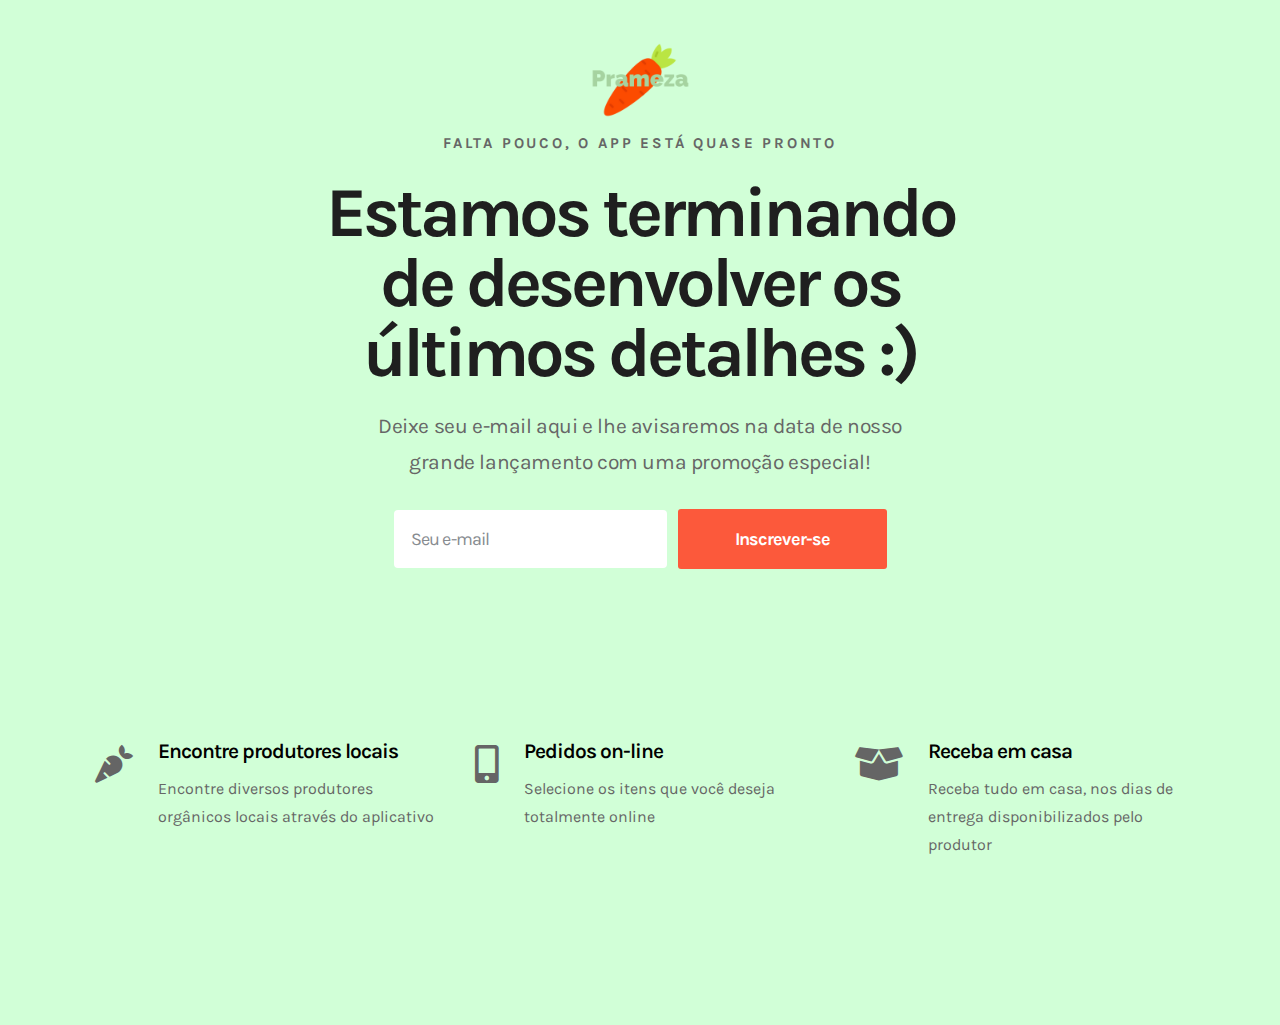
<file: form.html>
<!DOCTYPE html>
<html lang="en">

<head>

  <!-- Google Tag Manager -->
  <script>(function(w,d,s,l,i){w[l]=w[l]||[];w[l].push({'gtm.start':
  new Date().getTime(),event:'gtm.js'});var f=d.getElementsByTagName(s)[0],
  j=d.createElement(s),dl=l!='dataLayer'?'&l='+l:'';j.async=true;j.src=
  'https://www.googletagmanager.com/gtm.js?id='+i+dl;f.parentNode.insertBefore(j,f);
  })(window,document,'script','dataLayer','GTM-5QHQK9M');</script>
  <!-- End Google Tag Manager -->

  <meta charset="UTF-8">
  <meta name="viewport" content="width=device-width, initial-scale=1.0">
  <meta http-equiv="X-UA-Compatible" content="ie=edge">
  <title>Prameza</title>
  <!-- Plugins CSS -->
  <link rel="stylesheet" href="projeto2/plugins/bootstrap-4.3.1/css/bootstrap.min.css">
  <link rel="stylesheet" href="projeto2/plugins/meanmenu/meanmenu.css">
  <!-- fonts -->
  <link rel="stylesheet" href="projeto2/fonts/ep-icon-fonts/css/style.css">
  <link rel="stylesheet" href="projeto2/fonts/fontawesome-5/css/all.min.css">
  <!-- Custom Stylesheet -->
  <link rel="stylesheet" href="projeto2/css/settings.css">
  <link rel="stylesheet" href="projeto2/css/style.css">

  <link rel="shortcut icon" type="image/png" href="projeto/img/logo.ico"/>

</head>

<body>

<!-- Google Tag Manager (noscript) -->
<noscript><iframe src="https://www.googletagmanager.com/ns.html?id=GTM-5QHQK9M"
height="0" width="0" style="display:none;visibility:hidden"></iframe></noscript>
<!-- End Google Tag Manager (noscript) -->

<div class="site-wrapper">

    <!-- Hero Area Starts -->
    <div class="hero-area" style="background-color:#D1FFD7">
      <div class="container">
        <div class="row justify-content-center">
            <div class="col-lg-8 col-xl-7">
              <div class="hero-content">
                  <img src="projeto/img/logo.png" alt="logo" height="100vw">
                  <h5>Falta pouco, o app está quase pronto</h5>
                  <h2>Estamos terminando de desenvolver os últimos detalhes :)</h2>
                  <p>Deixe seu e-mail aqui e lhe avisaremos na data de nosso grande lançamento com uma promoção especial!</p>
              </div>
            </div>

            <div class="col-lg-7 col-xl-6">
                <div class="subscription-form">
                  <form action="https://formspree.io/xvowpbqb" method="POST">
                        <div class="form-group">
                          <input type="text" class="form-control" name="email" placeholder="Seu e-mail">
                          <button class="submit-btn btn--hover-shine ">Inscrever-se</button>
                        </div>

                  </form>
                </div>
            </div>
        </div>
      </div>
    </div>

    <!-- Feature Area Starts -->
    <div class="feature-area" style="background-color:#D1FFD7">
      <div class="container">
        <div class="row mb-d-30">
          <div class="col-lg-4 col-sm-6 mb--30">
            <div class="feature-widget">
              <div class="widget-icon">
                <i class="fas fa-carrot"></i>
              </div>
              <div class="content">
                <h5>Encontre produtores locais</h5>
                <p>Encontre diversos produtores orgânicos locais através do aplicativo</p>
              </div>
            </div>
          </div>
          <div class="col-lg-4 col-sm-6 mb--30">
            <div class="feature-widget">
              <div class="widget-icon">
                <i class="fas fa-mobile-alt"></i>
              </div>
              <div class="content">
                <h5>Pedidos on-line</h5>
                <p>Selecione os itens que você deseja totalmente online</p>
              </div>
            </div>
          </div>
          <div class="col-lg-4 col-sm-6 mb--30">
            <div class="feature-widget">
              <div class="widget-icon">
                <i class="fas fa-box-open"></i>

              </div>
              <div class="content">
                <h5>Receba em casa</h5>
                <p>Receba tudo em casa, nos dias de entrega disponibilizados pelo produtor</p>
              </div>
            </div>
          </div>
        </div>
      </div>
    </div>

  <!-- Vendor JS-->
  <script src="/projeto2/plugins/jquery/jquery.min.js"></script>
  <script src="/projeto2/plugins/jquery/jquery-migrate.min.js"></script>
  <script src="/projeto2/plugins/bootstrap-4.3.1/js/bootstrap.bundle.js"></script>
  <script src="/projeto2/plugins/meanmenu/jquery.meanmenu.js"></script>
  <!-- Plugins JS -->
  <script src="/projeto2/js/active.js"></script>
</body>

</html>
</file>
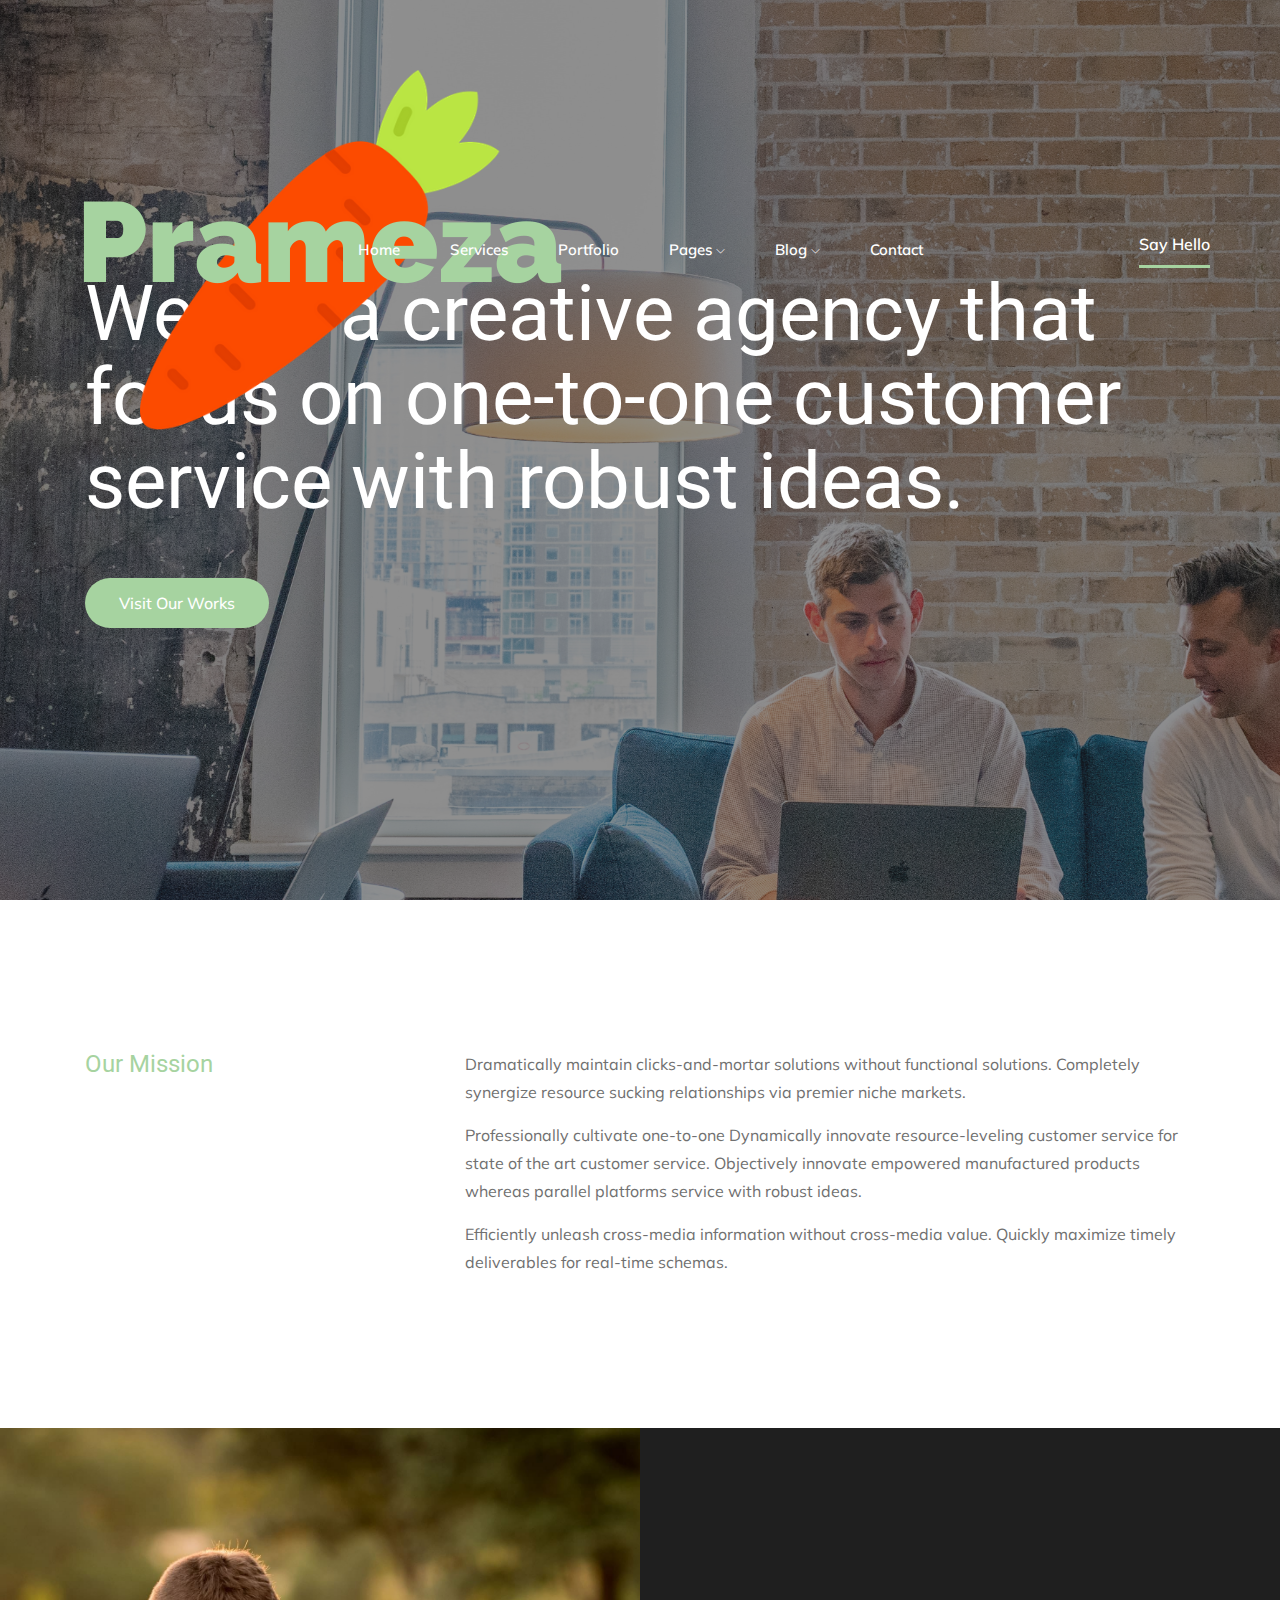
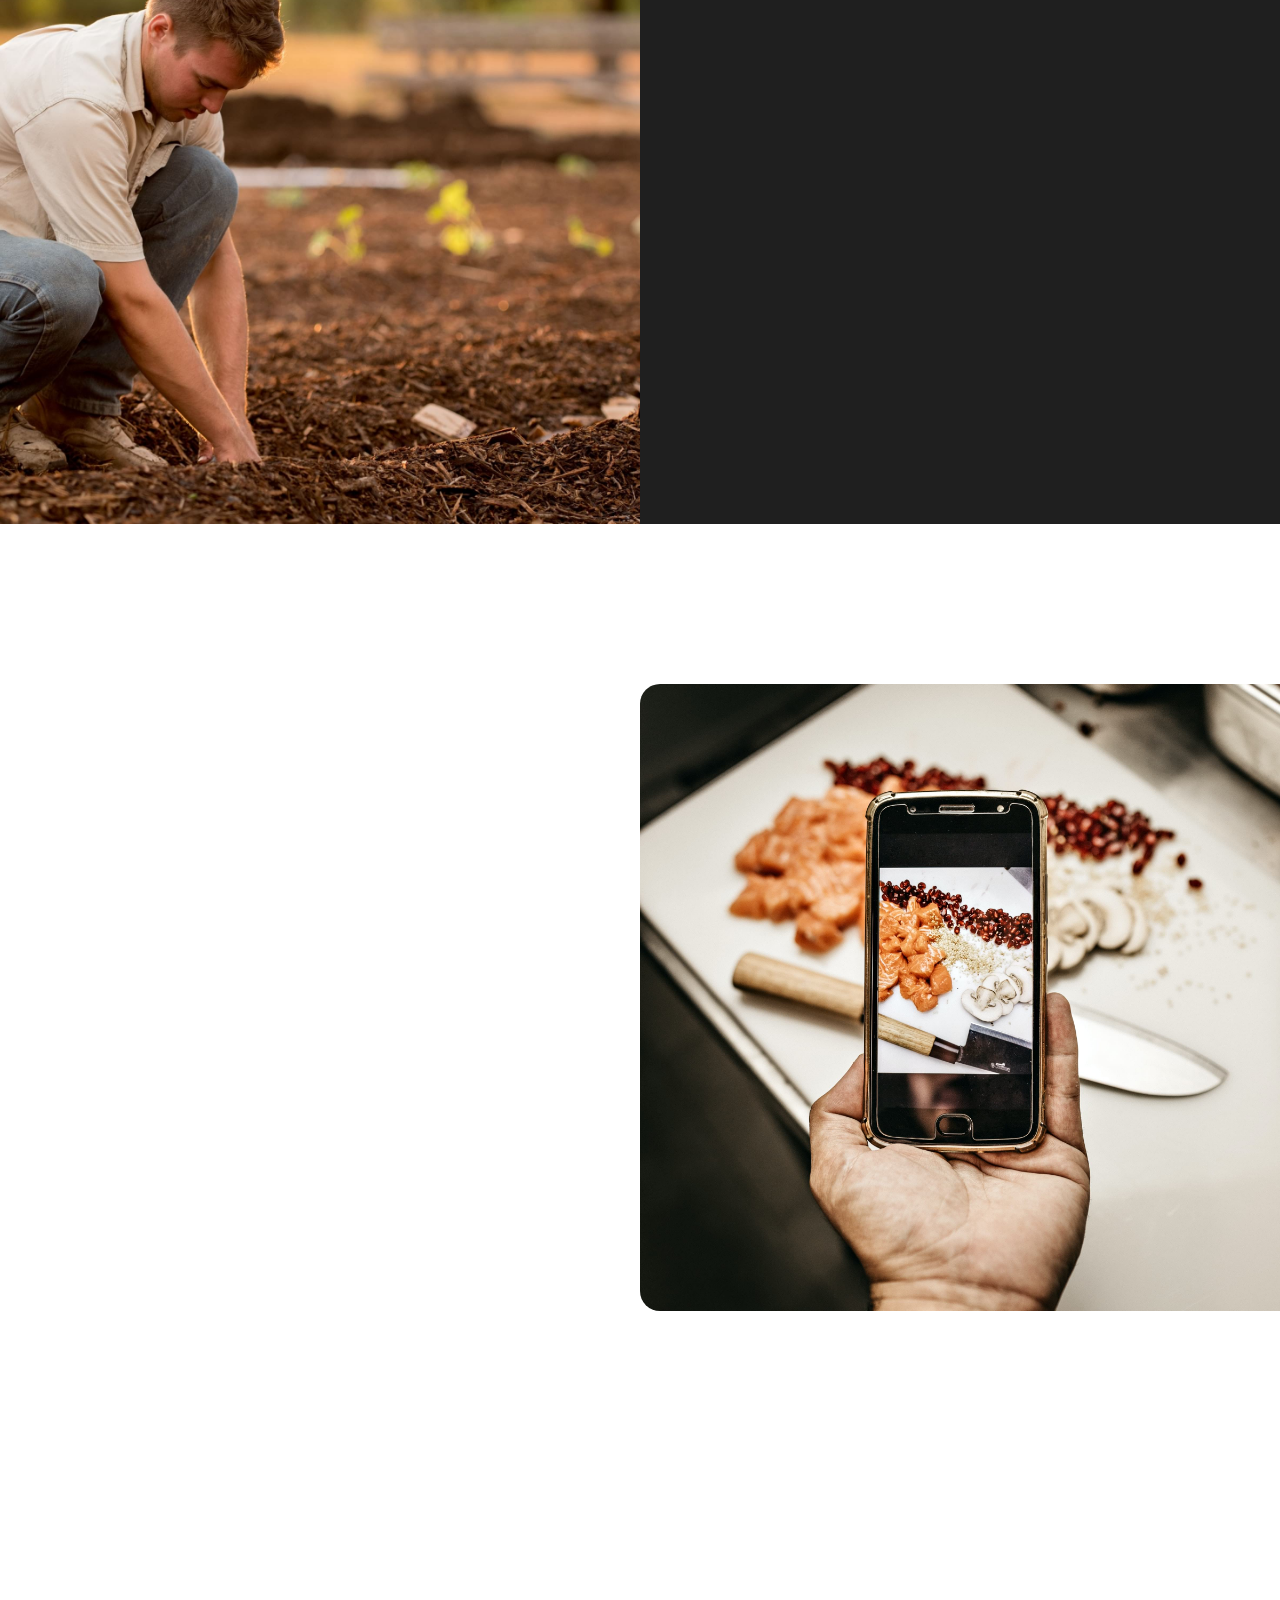
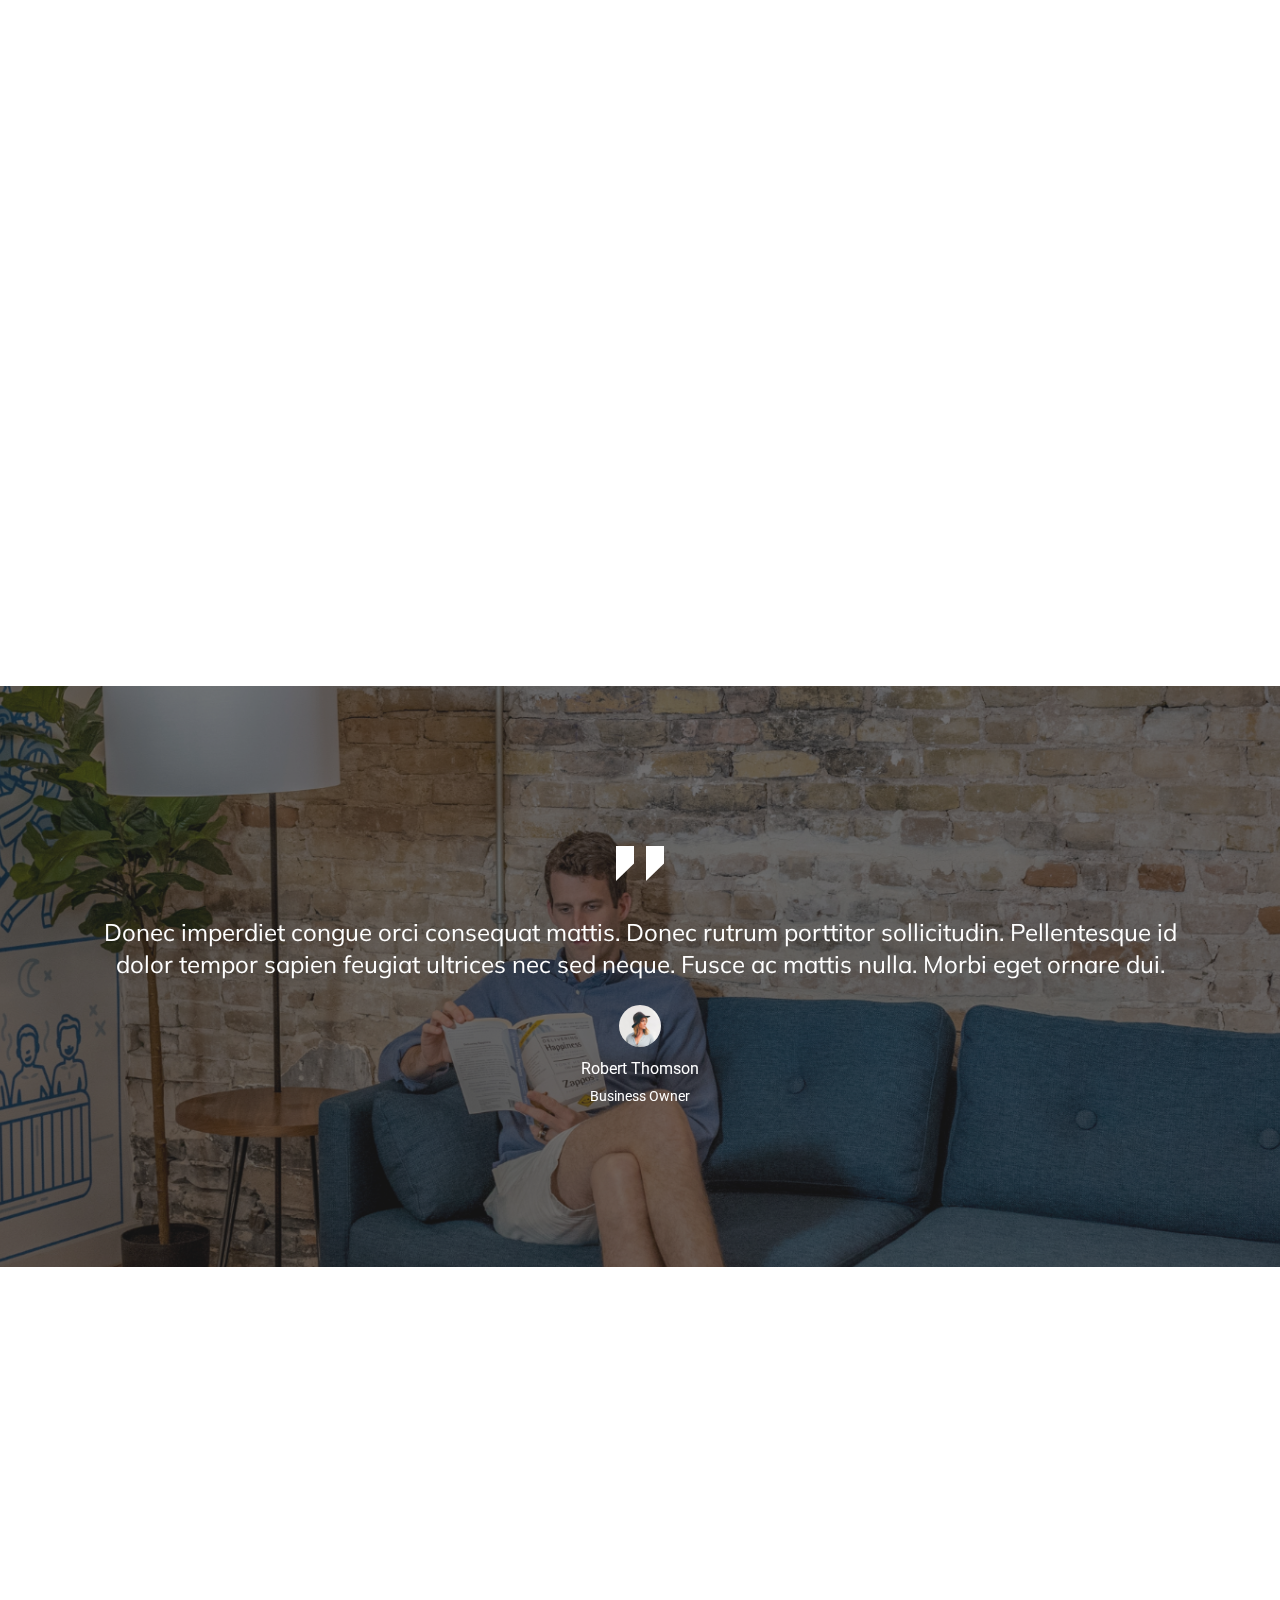
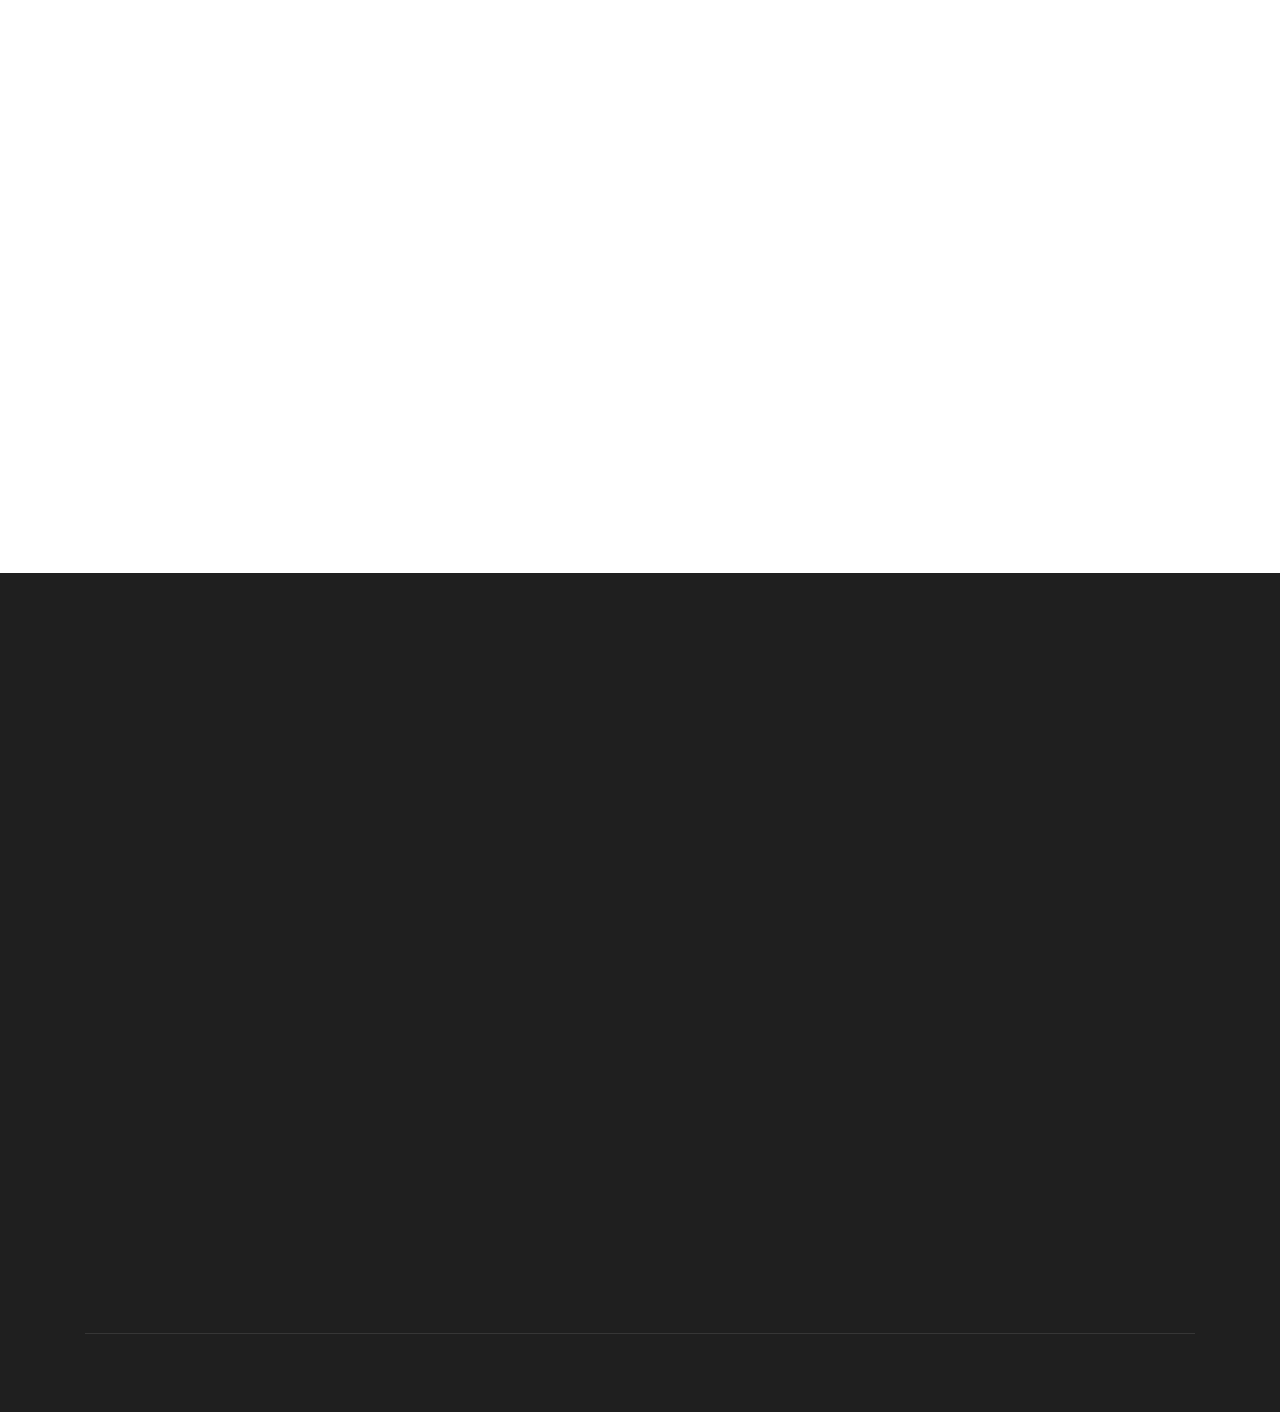
<file: projeto/about.html>
<!doctype html>
<html class="no-js" lang="zxx">

<head>
    <meta charset="utf-8">
    <meta http-equiv="x-ua-compatible" content="ie=edge">
    <title>StartUp</title>
    <meta name="description" content="">
    <meta name="viewport" content="width=device-width, initial-scale=1">

    <!-- <link rel="manifest" href="site.webmanifest"> -->
    <!-- Place favicon.ico in the root directory -->

    <!-- CSS here -->
    <link rel="stylesheet" href="css/bootstrap.min.css">
    <link rel="stylesheet" href="css/owl.carousel.min.css">
    <link rel="stylesheet" href="css/magnific-popup.css">
    <link rel="stylesheet" href="css/font-awesome.min.css">
    <link rel="stylesheet" href="css/themify-icons.css">
    <link rel="stylesheet" href="css/nice-select.css">
    <link rel="stylesheet" href="css/flaticon.css">
    <link rel="stylesheet" href="css/gijgo.css">
    <link rel="stylesheet" href="css/animate.min.css">
    <link rel="stylesheet" href="css/slick.css">
    <link rel="stylesheet" href="css/slicknav.css">
    <link rel="stylesheet" href="css/style.css">
    <!-- <link rel="stylesheet" href="css/responsive.css"> -->
</head>

<body>
    <!--[if lte IE 9]>
            <p class="browserupgrade">You are using an <strong>outdated</strong> browser. Please <a href="https://browsehappy.com/">upgrade your browser</a> to improve your experience and security.</p>
        <![endif]-->

    <!-- header-start -->
    <header>
        <div class="header-area ">
            <div id="sticky-header" class="main-header-area">
                <div class="container-fluid p-0">
                    <div class="row align-items-center no-gutters">
                        <div class="col-xl-2 col-lg-2">
                            <div class="logo-img">
                                <a href="index.html">
                                    <img src="img/logo.png" alt="">
                                </a>
                            </div>
                        </div>
                        <div class="col-xl-8 col-lg-8">
                            <div class="main-menu  d-none d-lg-block text-center">
                                <nav>
                                    <ul id="navigation">
                                        <li><a class="active" href="index.html">home</a></li>
                                        <li><a href="service.html">services</a></li>
                                        <li><a href="Portfolio.html">Portfolio</a></li>
                                        <li><a href="#">pages <i class="ti-angle-down"></i></a>
                                            <ul class="submenu">
                                                <li><a href="portfolio_details.html">Portfolio details</a></li>
                                                <li><a href="about.html">about</a></li>
                                                <li><a href="elements.html">elements</a></li>
                                            </ul>
                                        </li>

                                        <li><a href="#">blog <i class="ti-angle-down"></i></a>
                                            <ul class="submenu">
                                                <li><a href="blog.html">blog</a></li>
                                                <li><a href="single-blog.html">single-blog</a></li>
                                            </ul>
                                        </li>
                                        <li><a href="contact.html">Contact</a></li>
                                    </ul>
                                </nav>
                            </div>
                        </div>
                        <div class="col-lg-2 d-none d-lg-block">
                            <div class="log_chat_area d-flex align-items-end">
                                <a href="#" target="_black" class="say_hi">Say Hello</a>
                            </div>
                        </div>
                        <div class="col-12">
                            <div class="mobile_menu d-block d-lg-none"></div>
                        </div>
                    </div>
                </div>
            </div>
        </div>
    </header>
    <!-- header-end -->

    <!-- slider_area_start -->
    <div class="slider_area">
        <div class="single_slider about_banner  d-flex align-items-center slider_bg_2 overlay">
            <div class="container">
                <div class="row align-items-center justify-content-start">
                    <div class="col-lg-12 col-md-12">
                        <div class="slider_text">
                            <h3 class="wow fadeInLeft" data-wow-duration="1s" data-wow-delay=".1s">
                                We are a creative agency that
                                focus on one-to-one customer
                                service with robust ideas.
                            </h3>
                            <a class="boxed-btn3 wow fadeInLeft"  data-wow-duration="1s" data-wow-delay=".2s" href="#">Visit Our Works</a>
                        </div>
                    </div>
                </div>
            </div>
        </div>
    </div>
    <!-- slider_area_end -->

    <div class="our_mission_area">
        <div class="container">
            <div class="row">
                <div class="col-lg-4">
                    <div class="mission_text">
                        <h4>Our Mission</h4>
                    </div>
                </div>
                <div class="col-lg-8">
                    <div class="mision_info">
                        <div class="single_mission">
                            <p>Dramatically maintain clicks-and-mortar solutions without functional solutions. Completely synergize resource sucking relationships via premier niche markets.</p>
                        </div>
                        <div class="single_mission">
                            <p>Professionally cultivate one-to-one Dynamically innovate resource-leveling customer service for state of the art customer service. Objectively innovate empowered manufactured products whereas parallel platforms service with robust ideas.</p>
                        </div>
                        <div class="single_mission">
                            <p>Efficiently unleash cross-media information without cross-media value. Quickly maximize timely deliverables for real-time schemas.</p>
                        </div>
                    </div>
                </div>
            </div>
        </div>
    </div>

    <div class="about_area">
        <div class="container">
            <div class="row justify-content-end">
                <div class="col-lg-5 offset-lg-1">
                    <div class="about_info">
                        <div class="section_title white_text">
                            <span class="wow fadeInUp" data-wow-duration="1s" data-wow-delay=".3s">About Us</span>
                            <h3 class="wow fadeInUp" data-wow-duration="1s" data-wow-delay=".4s">Empowering individuals </h3>
                            <p class="mid_text wow fadeInUp" data-wow-duration="1s" data-wow-delay=".5s">Efficiently unleash cross-media tour function information without cross action media value. Quickly maximize timely deliverables for real-time schemas.</p>
                            <p class="last_text wow fadeInUp" data-wow-duration="1s" data-wow-delay=".6s">“Function information without cross action media value.</p>
                            <a href="#" class="boxed-btn3 wow fadeInUp" data-wow-duration="1s" data-wow-delay=".7s">About Us</a>
                        </div>
                    </div>
                </div>
            </div>
        </div>
    </div>

    <div class="how_we_work_area extra_margin">
        <div class="container">
            <div class="row">
                <div class="col-lg-5">
                    <div class="work_info">
                        <div class="section_title">
                            <h3 class="wow fadeInLeft" data-wow-duration="1s" data-wow-delay=".3s">How we work</h3>
                            <p class="mid_text wow fadeInLeft" data-wow-duration="1s" data-wow-delay=".4s">“Function information without cross action media value.</p>
                            <p class="last_p wow fadeInRight" data-wow-duration="1s" data-wow-delay=".5s">Efficiently unleash cross-media tour function information without cross action media value. Quickly maximize timely deliverables for real-time schemas.</p>
                        </div>
                        <div class="video_watch d-flex align-items-center">
                            <div class="play_btn wow fadeInUp" data-wow-duration="1s" data-wow-delay=".6s">
                                <a href="https://www.youtube.com/watch?v=D7tF-cY2M9o" class="video_icon popup-video"> <i class="fa fa-play"></i> </a>
                            </div>
                           <span class="wow fadeInLeft" data-wow-duration="1s" data-wow-delay=".7s"> Watch Video</span>
                        </div>
                    </div>
                </div>
            </div>
        </div>
    </div>

    <!-- team_member_start -->
    <div class="team_area ">
        <div class="container">
            <div class="row justify-content-center">
                <div class="col-lg-6">
                    <div class="section_title text-center mb-90">
                        <h3 class="wow fadeInUp" data-wow-duration="1s" data-wow-delay=".3s">Our Creative Team</h3>
                        <p class="wow fadeInUp" data-wow-duration="1s" data-wow-delay=".6s">Tour function information without cross action media value quickly maximize timely deliverables.</p>
                    </div>
                </div>
            </div>
            <div class="row">
                <div class="col-lg-3 col-md-6">
                    <div class="single_team wow fadeInUp" data-wow-duration="1s" data-wow-delay=".2s">
                        <div class="team_thumb">
                            <img src="img/team/1.png" alt="">
                            <div class="team_hover">
                                <div class="hover_inner text-center">
                                    <ul>
                                        <li><a href="#"> <i class="fa fa-facebook"></i> </a></li>
                                        <li><a href="#"> <i class="fa fa-twitter"></i> </a></li>
                                        <li><a href="#"> <i class="fa fa-instagram"></i> </a></li>
                                    </ul>
                                </div>
                            </div>
                        </div>
                        <div class="team_title text-center">
                            <h3>Brandon Yeald</h3>
                            <p>Founder & CEO</p>
                        </div>
                    </div>
                </div>
                <div class="col-lg-3 col-md-6">
                    <div class="single_team wow fadeInUp" data-wow-duration="1s" data-wow-delay=".4s">
                        <div class="team_thumb">
                            <img src="img/team/2.png" alt="">
                            <div class="team_hover">
                                <div class="hover_inner text-center">
                                    <ul>
                                        <li><a href="#"> <i class="fa fa-facebook"></i> </a></li>
                                        <li><a href="#"> <i class="fa fa-linkedin"></i> </a></li>
                                        <li><a href="#"> <i class="fa fa-google-plus"></i> </a></li>
                                    </ul>
                                </div>
                            </div>
                        </div>
                        <div class="team_title text-center">
                            <h3>Calvin Anderson</h3>
                            <p>Graphics Designer</p>
                        </div>
                    </div>
                </div>
                <div class="col-lg-3 col-md-6">
                    <div class="single_team wow fadeInUp" data-wow-duration="1s" data-wow-delay=".6s">
                        <div class="team_thumb">
                            <img src="img/team/3.png" alt="">
                            <div class="team_hover">
                                <div class="hover_inner text-center">
                                    <ul>
                                        <li><a href="#"> <i class="fa fa-facebook"></i> </a></li>
                                        <li><a href="#"> <i class="fa fa-linkedin"></i> </a></li>
                                        <li><a href="#"> <i class="fa fa-google-plus"></i> </a></li>
                                    </ul>
                                </div>
                            </div>
                        </div>
                        <div class="team_title text-center">
                            <h3>Roman Solo</h3>
                            <p>Wordpress Developer</p>
                        </div>
                    </div>
                </div>
                <div class="col-lg-3 col-md-6">
                    <div class="single_team wow fadeInUp" data-wow-duration="1s" data-wow-delay=".8s">
                        <div class="team_thumb">
                            <img src="img/team/4.png" alt="">
                            <div class="team_hover">
                                <div class="hover_inner text-center">
                                    <ul>
                                        <li><a href="#"> <i class="fa fa-facebook"></i> </a></li>
                                        <li><a href="#"> <i class="fa fa-linkedin"></i> </a></li>
                                        <li><a href="#"> <i class="fa fa-google-plus"></i> </a></li>
                                    </ul>
                                </div>
                            </div>
                        </div>
                        <div class="team_title text-center">
                            <h3>Yeald Kin</h3>
                            <p>Software Engineer</p>
                        </div>
                    </div>
                </div>
            </div>
        </div>
    </div>
    <!--/ team_member_end -->

    <!-- testimonial_area  -->
    <div class="testimonial_area ">
        <div class="container">
            <div class="row">
                <div class="col-xl-12">
                    <div class="testmonial_active owl-carousel">
                        <div class="single_carousel">
                                <div class="single_testmonial text-center">
                                        <div class="quote">
                                            <img src="img/testmonial/quote.svg" alt="">
                                        </div>
                                        <p>Donec imperdiet congue orci consequat mattis. Donec rutrum porttitor <br> 
                                                sollicitudin. Pellentesque id dolor tempor sapien feugiat ultrices nec sed neque.  <br>
                                                Fusce ac mattis nulla. Morbi eget ornare dui. </p>
                                        <div class="testmonial_author">
                                            <div class="thumb">
                                                    <img src="img/testmonial/thumb.png" alt="">
                                            </div>
                                            <h3>Robert Thomson</h3>
                                            <span>Business Owner</span>
                                        </div>
                                    </div>
                        </div>
                        <div class="single_carousel">
                                <div class="single_testmonial text-center">
                                        <div class="quote">
                                            <img src="img/testmonial/quote.svg" alt="">
                                        </div>
                                        <p>Donec imperdiet congue orci consequat mattis. Donec rutrum porttitor <br> 
                                                sollicitudin. Pellentesque id dolor tempor sapien feugiat ultrices nec sed neque.  <br>
                                                Fusce ac mattis nulla. Morbi eget ornare dui. </p>
                                        <div class="testmonial_author">
                                            <div class="thumb">
                                                    <img src="img/testmonial/thumb.png" alt="">
                                            </div>
                                            <h3>Robert Thomson</h3>
                                            <span>Business Owner</span>
                                        </div>
                                    </div>
                        </div>
                        <div class="single_carousel">
                                <div class="single_testmonial text-center">
                                        <div class="quote">
                                            <img src="img/testmonial/quote.svg" alt="">
                                        </div>
                                        <p>Donec imperdiet congue orci consequat mattis. Donec rutrum porttitor <br> 
                                                sollicitudin. Pellentesque id dolor tempor sapien feugiat ultrices nec sed neque.  <br>
                                                Fusce ac mattis nulla. Morbi eget ornare dui. </p>
                                        <div class="testmonial_author">
                                            <div class="thumb">
                                                    <img src="img/testmonial/thumb.png" alt="">
                                            </div>
                                            <h3>Robert Thomson</h3>
                                            <span>Business Owner</span>
                                        </div>
                                    </div>
                        </div>
                    </div>
                </div>
            </div>
        </div>
    </div>
    <!-- /testimonial_area  -->

    <div class="get_in_tauch_area">
        <div class="container">
            <div class="row justify-content-center">
                <div class="col-lg-6">
                    <div class="section_title text-center mb-90">
                        <h3 class="wow fadeInUp" data-wow-duration="1s" data-wow-delay=".3s">Get in Touch</h3>
                        <p class="wow fadeInUp" data-wow-duration="1s" data-wow-delay=".4s">Tour function information without cross action media value quickly maximize timely deliverables.</p>
                    </div>
                </div>
            </div>
            <div class="row justify-content-center">
                <div class="col-lg-8">
                    <div class="touch_form">
                        <form action="#">
                            <div class="row">
                                <div class="col-md-6">
                                    <div class="single_input wow fadeInUp" data-wow-duration="1s" data-wow-delay=".3s">
                                        <input type="text" placeholder="Your Name" >
                                    </div>
                                </div>
                                <div class="col-md-6">
                                    <div class="single_input wow fadeInUp" data-wow-duration="1s" data-wow-delay=".4s">
                                        <input type="email" placeholder="Email" >
                                    </div>
                                </div>
                                <div class="col-md-12">
                                    <div class="single_input wow fadeInUp" data-wow-duration="1s" data-wow-delay=".5s">
                                        <input type="email" placeholder="Subject" >
                                    </div>
                                </div>
                                <div class="col-md-12">
                                    <div class="single_input wow fadeInUp" data-wow-duration="1s" data-wow-delay=".6s">
                                       <textarea name="" id="" cols="30" placeholder="Message" rows="10"></textarea>
                                    </div>
                                </div>
                                <div class="col-lg-12">
                                    <div class="submit_btn wow fadeInUp" data-wow-duration="1s" data-wow-delay=".7s">
                                        <button class="boxed-btn3" type="submit">Send Message</button>
                                    </div>
                                </div>
                            </div>
                        </form>
                    </div>
                </div>
            </div>
        </div>
    </div>


    <!-- footer start -->
    <footer class="footer">
        <div class="footer_top">
            <div class="container">
                <div class="row align-items-center">
                    <div class="col-lg-2 col-md-3">
                        <div class="footer_logo wow fadeInRight" data-wow-duration="1s" data-wow-delay=".3s">
                            <a href="index.html">
                                <img src="img/logo.png" alt="">
                            </a>
                        </div>
                    </div>
                    <div class="col-xl-7 col-lg-7 col-md-9">
                        <div class="menu_links">
                            <ul>
                                <li><a class="wow fadeInDown" data-wow-duration="1s" data-wow-delay=".2s" href="#">About</a class="wow fadeInUp" data-wow-duration="1s" data-wow-delay=".3s"></li>
                                <li><a class="wow fadeInDown" data-wow-duration="1s" data-wow-delay=".4s" href="#">Services</a></li>
                                <li><a class="wow fadeInDown" data-wow-duration="1s" data-wow-delay=".6s" href="#">Portfolio</a></li>
                                <li><a class="wow fadeInDown" data-wow-duration="1s" data-wow-delay=".8s" href="#">Pages</a></li>
                                <li><a class="wow fadeInDown" data-wow-duration="1s" data-wow-delay="1s" href="#">Blog</a></li>
                                <li><a class="wow fadeInDown" data-wow-duration="1s" data-wow-delay="1.1s" href="#">Contact</a></li>
                            </ul>
                        </div>
                    </div>
                    <div class="col-lg-3 col-md-12">
                        <div class="socail_links">
                            <ul>
                                <li><a class="wow fadeInUp" data-wow-duration="1s" data-wow-delay=".3s" href="#"> <i class="fa fa-facebook"></i> </a></li>
                                <li><a class="wow fadeInUp" data-wow-duration="1s" data-wow-delay=".4s" href="#"> <i class="fa fa-twitter"></i> </a></li>
                                <li><a class="wow fadeInUp" data-wow-duration="1s" data-wow-delay=".5s" href="#"> <i class="fa fa-instagram"></i> </a></li>
                                <li><a class="wow fadeInUp" data-wow-duration="1s" data-wow-delay=".6s" href="#"> <i class="fa fa-google-plus"></i> </a></li>
                            </ul>
                        </div>
                    </div>
                </div>
            </div>
        </div>
        <div class="copy-right_text">
            <div class="container">
                <div class="footer_border"></div>
                <div class="row">
                    <div class="col-xl-12">
                        <p class="copy_right text-center wow fadeInUp" data-wow-duration="1s" data-wow-delay="1.3s">
                            <!-- Link back to Colorlib can't be removed. Template is licensed under CC BY 3.0. -->
Copyright &copy;<script>document.write(new Date().getFullYear());</script> All rights reserved | This template is made with <i class="fa fa-heart-o" aria-hidden="true"></i> by <a href="https://colorlib.com" target="_blank">Colorlib</a>
<!-- Link back to Colorlib can't be removed. Template is licensed under CC BY 3.0. -->
                        </p>
                    </div>
                </div>
            </div>
        </div>
    </footer>
    <!--/ footer end  -->

    <!-- JS here -->
    <script src="js/vendor/modernizr-3.5.0.min.js"></script>
    <script src="js/vendor/jquery-1.12.4.min.js"></script>
    <script src="js/popper.min.js"></script>
    <script src="js/bootstrap.min.js"></script>
    <script src="js/owl.carousel.min.js"></script>
    <script src="js/isotope.pkgd.min.js"></script>
    <script src="js/ajax-form.js"></script>
    <script src="js/waypoints.min.js"></script>
    <script src="js/jquery.counterup.min.js"></script>
    <script src="js/imagesloaded.pkgd.min.js"></script>
    <script src="js/scrollIt.js"></script>
    <script src="js/jquery.scrollUp.min.js"></script>
    <script src="js/wow.min.js"></script>
    <script src="js/nice-select.min.js"></script>
    <script src="js/jquery.slicknav.min.js"></script>
    <script src="js/jquery.magnific-popup.min.js"></script>
    <script src="js/plugins.js"></script>
    <script src="js/gijgo.min.js"></script>

    <!--contact js-->
    <script src="js/contact.js"></script>
    <script src="js/jquery.ajaxchimp.min.js"></script>
    <script src="js/jquery.form.js"></script>
    <script src="js/jquery.validate.min.js"></script>
    <script src="js/mail-script.js"></script>

    <script src="js/main.js"></script>
</body>

</html>
</file>
<file: projeto/css/themify-icons.css>
@font-face {
	font-family: 'themify';
	src:url('../fonts/themify.eot?-fvbane');
	src:url('../fonts/themify.eot?#iefix-fvbane') format('embedded-opentype'),
		url('../fonts/themify.woff?-fvbane') format('woff'),
		url('../fonts/themify.ttf?-fvbane') format('truetype'),
		url('../fonts/themify.svg?-fvbane#themify') format('svg');
	font-weight: normal;
	font-style: normal;
}

[class^="ti-"], [class*=" ti-"] {
	font-family: 'themify';
	/* speak: none; */
	font-style: normal;
	font-weight: normal;
	font-variant: normal;
	text-transform: none;
	line-height: 1;

	/* Better Font Rendering =========== */
	-webkit-font-smoothing: antialiased;
	-moz-osx-font-smoothing: grayscale;
}

.ti-wand:before {
	content: "\e600";
}
.ti-volume:before {
	content: "\e601";
}
.ti-user:before {
	content: "\e602";
}
.ti-unlock:before {
	content: "\e603";
}
.ti-unlink:before {
	content: "\e604";
}
.ti-trash:before {
	content: "\e605";
}
.ti-thought:before {
	content: "\e606";
}
.ti-target:before {
	content: "\e607";
}
.ti-tag:before {
	content: "\e608";
}
.ti-tablet:before {
	content: "\e609";
}
.ti-star:before {
	content: "\e60a";
}
.ti-spray:before {
	content: "\e60b";
}
.ti-signal:before {
	content: "\e60c";
}
.ti-shopping-cart:before {
	content: "\e60d";
}
.ti-shopping-cart-full:before {
	content: "\e60e";
}
.ti-settings:before {
	content: "\e60f";
}
.ti-search:before {
	content: "\e610";
}
.ti-zoom-in:before {
	content: "\e611";
}
.ti-zoom-out:before {
	content: "\e612";
}
.ti-cut:before {
	content: "\e613";
}
.ti-ruler:before {
	content: "\e614";
}
.ti-ruler-pencil:before {
	content: "\e615";
}
.ti-ruler-alt:before {
	content: "\e616";
}
.ti-bookmark:before {
	content: "\e617";
}
.ti-bookmark-alt:before {
	content: "\e618";
}
.ti-reload:before {
	content: "\e619";
}
.ti-plus:before {
	content: "\e61a";
}
.ti-pin:before {
	content: "\e61b";
}
.ti-pencil:before {
	content: "\e61c";
}
.ti-pencil-alt:before {
	content: "\e61d";
}
.ti-paint-roller:before {
	content: "\e61e";
}
.ti-paint-bucket:before {
	content: "\e61f";
}
.ti-na:before {
	content: "\e620";
}
.ti-mobile:before {
	content: "\e621";
}
.ti-minus:before {
	content: "\e622";
}
.ti-medall:before {
	content: "\e623";
}
.ti-medall-alt:before {
	content: "\e624";
}
.ti-marker:before {
	content: "\e625";
}
.ti-marker-alt:before {
	content: "\e626";
}
.ti-arrow-up:before {
	content: "\e627";
}
.ti-arrow-right:before {
	content: "\e628";
}
.ti-arrow-left:before {
	content: "\e629";
}
.ti-arrow-down:before {
	content: "\e62a";
}
.ti-lock:before {
	content: "\e62b";
}
.ti-location-arrow:before {
	content: "\e62c";
}
.ti-link:before {
	content: "\e62d";
}
.ti-layout:before {
	content: "\e62e";
}
.ti-layers:before {
	content: "\e62f";
}
.ti-layers-alt:before {
	content: "\e630";
}
.ti-key:before {
	content: "\e631";
}
.ti-import:before {
	content: "\e632";
}
.ti-image:before {
	content: "\e633";
}
.ti-heart:before {
	content: "\e634";
}
.ti-heart-broken:before {
	content: "\e635";
}
.ti-hand-stop:before {
	content: "\e636";
}
.ti-hand-open:before {
	content: "\e637";
}
.ti-hand-drag:before {
	content: "\e638";
}
.ti-folder:before {
	content: "\e639";
}
.ti-flag:before {
	content: "\e63a";
}
.ti-flag-alt:before {
	content: "\e63b";
}
.ti-flag-alt-2:before {
	content: "\e63c";
}
.ti-eye:before {
	content: "\e63d";
}
.ti-export:before {
	content: "\e63e";
}
.ti-exchange-vertical:before {
	content: "\e63f";
}
.ti-desktop:before {
	content: "\e640";
}
.ti-cup:before {
	content: "\e641";
}
.ti-crown:before {
	content: "\e642";
}
.ti-comments:before {
	content: "\e643";
}
.ti-comment:before {
	content: "\e644";
}
.ti-comment-alt:before {
	content: "\e645";
}
.ti-close:before {
	content: "\e646";
}
.ti-clip:before {
	content: "\e647";
}
.ti-angle-up:before {
	content: "\e648";
}
.ti-angle-right:before {
	content: "\e649";
}
.ti-angle-left:before {
	content: "\e64a";
}
.ti-angle-down:before {
	content: "\e64b";
}
.ti-check:before {
	content: "\e64c";
}
.ti-check-box:before {
	content: "\e64d";
}
.ti-camera:before {
	content: "\e64e";
}
.ti-announcement:before {
	content: "\e64f";
}
.ti-brush:before {
	content: "\e650";
}
.ti-briefcase:before {
	content: "\e651";
}
.ti-bolt:before {
	content: "\e652";
}
.ti-bolt-alt:before {
	content: "\e653";
}
.ti-blackboard:before {
	content: "\e654";
}
.ti-bag:before {
	content: "\e655";
}
.ti-move:before {
	content: "\e656";
}
.ti-arrows-vertical:before {
	content: "\e657";
}
.ti-arrows-horizontal:before {
	content: "\e658";
}
.ti-fullscreen:before {
	content: "\e659";
}
.ti-arrow-top-right:before {
	content: "\e65a";
}
.ti-arrow-top-left:before {
	content: "\e65b";
}
.ti-arrow-circle-up:before {
	content: "\e65c";
}
.ti-arrow-circle-right:before {
	content: "\e65d";
}
.ti-arrow-circle-left:before {
	content: "\e65e";
}
.ti-arrow-circle-down:before {
	content: "\e65f";
}
.ti-angle-double-up:before {
	content: "\e660";
}
.ti-angle-double-right:before {
	content: "\e661";
}
.ti-angle-double-left:before {
	content: "\e662";
}
.ti-angle-double-down:before {
	content: "\e663";
}
.ti-zip:before {
	content: "\e664";
}
.ti-world:before {
	content: "\e665";
}
.ti-wheelchair:before {
	content: "\e666";
}
.ti-view-list:before {
	content: "\e667";
}
.ti-view-list-alt:before {
	content: "\e668";
}
.ti-view-grid:before {
	content: "\e669";
}
.ti-uppercase:before {
	content: "\e66a";
}
.ti-upload:before {
	content: "\e66b";
}
.ti-underline:before {
	content: "\e66c";
}
.ti-truck:before {
	content: "\e66d";
}
.ti-timer:before {
	content: "\e66e";
}
.ti-ticket:before {
	content: "\e66f";
}
.ti-thumb-up:before {
	content: "\e670";
}
.ti-thumb-down:before {
	content: "\e671";
}
.ti-text:before {
	content: "\e672";
}
.ti-stats-up:before {
	content: "\e673";
}
.ti-stats-down:before {
	content: "\e674";
}
.ti-split-v:before {
	content: "\e675";
}
.ti-split-h:before {
	content: "\e676";
}
.ti-smallcap:before {
	content: "\e677";
}
.ti-shine:before {
	content: "\e678";
}
.ti-shift-right:before {
	content: "\e679";
}
.ti-shift-left:before {
	content: "\e67a";
}
.ti-shield:before {
	content: "\e67b";
}
.ti-notepad:before {
	content: "\e67c";
}
.ti-server:before {
	content: "\e67d";
}
.ti-quote-right:before {
	content: "\e67e";
}
.ti-quote-left:before {
	content: "\e67f";
}
.ti-pulse:before {
	content: "\e680";
}
.ti-printer:before {
	content: "\e681";
}
.ti-power-off:before {
	content: "\e682";
}
.ti-plug:before {
	content: "\e683";
}
.ti-pie-chart:before {
	content: "\e684";
}
.ti-paragraph:before {
	content: "\e685";
}
.ti-panel:before {
	content: "\e686";
}
.ti-package:before {
	content: "\e687";
}
.ti-music:before {
	content: "\e688";
}
.ti-music-alt:before {
	content: "\e689";
}
.ti-mouse:before {
	content: "\e68a";
}
.ti-mouse-alt:before {
	content: "\e68b";
}
.ti-money:before {
	content: "\e68c";
}
.ti-microphone:before {
	content: "\e68d";
}
.ti-menu:before {
	content: "\e68e";
}
.ti-menu-alt:before {
	content: "\e68f";
}
.ti-map:before {
	content: "\e690";
}
.ti-map-alt:before {
	content: "\e691";
}
.ti-loop:before {
	content: "\e692";
}
.ti-location-pin:before {
	content: "\e693";
}
.ti-list:before {
	content: "\e694";
}
.ti-light-bulb:before {
	content: "\e695";
}
.ti-Italic:before {
	content: "\e696";
}
.ti-info:before {
	content: "\e697";
}
.ti-infinite:before {
	content: "\e698";
}
.ti-id-badge:before {
	content: "\e699";
}
.ti-hummer:before {
	content: "\e69a";
}
.ti-home:before {
	content: "\e69b";
}
.ti-help:before {
	content: "\e69c";
}
.ti-headphone:before {
	content: "\e69d";
}
.ti-harddrives:before {
	content: "\e69e";
}
.ti-harddrive:before {
	content: "\e69f";
}
.ti-gift:before {
	content: "\e6a0";
}
.ti-game:before {
	content: "\e6a1";
}
.ti-filter:before {
	content: "\e6a2";
}
.ti-files:before {
	content: "\e6a3";
}
.ti-file:before {
	content: "\e6a4";
}
.ti-eraser:before {
	content: "\e6a5";
}
.ti-envelope:before {
	content: "\e6a6";
}
.ti-download:before {
	content: "\e6a7";
}
.ti-direction:before {
	content: "\e6a8";
}
.ti-direction-alt:before {
	content: "\e6a9";
}
.ti-dashboard:before {
	content: "\e6aa";
}
.ti-control-stop:before {
	content: "\e6ab";
}
.ti-control-shuffle:before {
	content: "\e6ac";
}
.ti-control-play:before {
	content: "\e6ad";
}
.ti-control-pause:before {
	content: "\e6ae";
}
.ti-control-forward:before {
	content: "\e6af";
}
.ti-control-backward:before {
	content: "\e6b0";
}
.ti-cloud:before {
	content: "\e6b1";
}
.ti-cloud-up:before {
	content: "\e6b2";
}
.ti-cloud-down:before {
	content: "\e6b3";
}
.ti-clipboard:before {
	content: "\e6b4";
}
.ti-car:before {
	content: "\e6b5";
}
.ti-calendar:before {
	content: "\e6b6";
}
.ti-book:before {
	content: "\e6b7";
}
.ti-bell:before {
	content: "\e6b8";
}
.ti-basketball:before {
	content: "\e6b9";
}
.ti-bar-chart:before {
	content: "\e6ba";
}
.ti-bar-chart-alt:before {
	content: "\e6bb";
}
.ti-back-right:before {
	content: "\e6bc";
}
.ti-back-left:before {
	content: "\e6bd";
}
.ti-arrows-corner:before {
	content: "\e6be";
}
.ti-archive:before {
	content: "\e6bf";
}
.ti-anchor:before {
	content: "\e6c0";
}
.ti-align-right:before {
	content: "\e6c1";
}
.ti-align-left:before {
	content: "\e6c2";
}
.ti-align-justify:before {
	content: "\e6c3";
}
.ti-align-center:before {
	content: "\e6c4";
}
.ti-alert:before {
	content: "\e6c5";
}
.ti-alarm-clock:before {
	content: "\e6c6";
}
.ti-agenda:before {
	content: "\e6c7";
}
.ti-write:before {
	content: "\e6c8";
}
.ti-window:before {
	content: "\e6c9";
}
.ti-widgetized:before {
	content: "\e6ca";
}
.ti-widget:before {
	content: "\e6cb";
}
.ti-widget-alt:before {
	content: "\e6cc";
}
.ti-wallet:before {
	content: "\e6cd";
}
.ti-video-clapper:before {
	content: "\e6ce";
}
.ti-video-camera:before {
	content: "\e6cf";
}
.ti-vector:before {
	content: "\e6d0";
}
.ti-themify-logo:before {
	content: "\e6d1";
}
.ti-themify-favicon:before {
	content: "\e6d2";
}
.ti-themify-favicon-alt:before {
	content: "\e6d3";
}
.ti-support:before {
	content: "\e6d4";
}
.ti-stamp:before {
	content: "\e6d5";
}
.ti-split-v-alt:before {
	content: "\e6d6";
}
.ti-slice:before {
	content: "\e6d7";
}
.ti-shortcode:before {
	content: "\e6d8";
}
.ti-shift-right-alt:before {
	content: "\e6d9";
}
.ti-shift-left-alt:before {
	content: "\e6da";
}
.ti-ruler-alt-2:before {
	content: "\e6db";
}
.ti-receipt:before {
	content: "\e6dc";
}
.ti-pin2:before {
	content: "\e6dd";
}
.ti-pin-alt:before {
	content: "\e6de";
}
.ti-pencil-alt2:before {
	content: "\e6df";
}
.ti-palette:before {
	content: "\e6e0";
}
.ti-more:before {
	content: "\e6e1";
}
.ti-more-alt:before {
	content: "\e6e2";
}
.ti-microphone-alt:before {
	content: "\e6e3";
}
.ti-magnet:before {
	content: "\e6e4";
}
.ti-line-double:before {
	content: "\e6e5";
}
.ti-line-dotted:before {
	content: "\e6e6";
}
.ti-line-dashed:before {
	content: "\e6e7";
}
.ti-layout-width-full:before {
	content: "\e6e8";
}
.ti-layout-width-default:before {
	content: "\e6e9";
}
.ti-layout-width-default-alt:before {
	content: "\e6ea";
}
.ti-layout-tab:before {
	content: "\e6eb";
}
.ti-layout-tab-window:before {
	content: "\e6ec";
}
.ti-layout-tab-v:before {
	content: "\e6ed";
}
.ti-layout-tab-min:before {
	content: "\e6ee";
}
.ti-layout-slider:before {
	content: "\e6ef";
}
.ti-layout-slider-alt:before {
	content: "\e6f0";
}
.ti-layout-sidebar-right:before {
	content: "\e6f1";
}
.ti-layout-sidebar-none:before {
	content: "\e6f2";
}
.ti-layout-sidebar-left:before {
	content: "\e6f3";
}
.ti-layout-placeholder:before {
	content: "\e6f4";
}
.ti-layout-menu:before {
	content: "\e6f5";
}
.ti-layout-menu-v:before {
	content: "\e6f6";
}
.ti-layout-menu-separated:before {
	content: "\e6f7";
}
.ti-layout-menu-full:before {
	content: "\e6f8";
}
.ti-layout-media-right-alt:before {
	content: "\e6f9";
}
.ti-layout-media-right:before {
	content: "\e6fa";
}
.ti-layout-media-overlay:before {
	content: "\e6fb";
}
.ti-layout-media-overlay-alt:before {
	content: "\e6fc";
}
.ti-layout-media-overlay-alt-2:before {
	content: "\e6fd";
}
.ti-layout-media-left-alt:before {
	content: "\e6fe";
}
.ti-layout-media-left:before {
	content: "\e6ff";
}
.ti-layout-media-center-alt:before {
	content: "\e700";
}
.ti-layout-media-center:before {
	content: "\e701";
}
.ti-layout-list-thumb:before {
	content: "\e702";
}
.ti-layout-list-thumb-alt:before {
	content: "\e703";
}
.ti-layout-list-post:before {
	content: "\e704";
}
.ti-layout-list-large-image:before {
	content: "\e705";
}
.ti-layout-line-solid:before {
	content: "\e706";
}
.ti-layout-grid4:before {
	content: "\e707";
}
.ti-layout-grid3:before {
	content: "\e708";
}
.ti-layout-grid2:before {
	content: "\e709";
}
.ti-layout-grid2-thumb:before {
	content: "\e70a";
}
.ti-layout-cta-right:before {
	content: "\e70b";
}
.ti-layout-cta-left:before {
	content: "\e70c";
}
.ti-layout-cta-center:before {
	content: "\e70d";
}
.ti-layout-cta-btn-right:before {
	content: "\e70e";
}
.ti-layout-cta-btn-left:before {
	content: "\e70f";
}
.ti-layout-column4:before {
	content: "\e710";
}
.ti-layout-column3:before {
	content: "\e711";
}
.ti-layout-column2:before {
	content: "\e712";
}
.ti-layout-accordion-separated:before {
	content: "\e713";
}
.ti-layout-accordion-merged:before {
	content: "\e714";
}
.ti-layout-accordion-list:before {
	content: "\e715";
}
.ti-ink-pen:before {
	content: "\e716";
}
.ti-info-alt:before {
	content: "\e717";
}
.ti-help-alt:before {
	content: "\e718";
}
.ti-headphone-alt:before {
	content: "\e719";
}
.ti-hand-point-up:before {
	content: "\e71a";
}
.ti-hand-point-right:before {
	content: "\e71b";
}
.ti-hand-point-left:before {
	content: "\e71c";
}
.ti-hand-point-down:before {
	content: "\e71d";
}
.ti-gallery:before {
	content: "\e71e";
}
.ti-face-smile:before {
	content: "\e71f";
}
.ti-face-sad:before {
	content: "\e720";
}
.ti-credit-card:before {
	content: "\e721";
}
.ti-control-skip-forward:before {
	content: "\e722";
}
.ti-control-skip-backward:before {
	content: "\e723";
}
.ti-control-record:before {
	content: "\e724";
}
.ti-control-eject:before {
	content: "\e725";
}
.ti-comments-smiley:before {
	content: "\e726";
}
.ti-brush-alt:before {
	content: "\e727";
}
.ti-youtube:before {
	content: "\e728";
}
.ti-vimeo:before {
	content: "\e729";
}
.ti-twitter:before {
	content: "\e72a";
}
.ti-time:before {
	content: "\e72b";
}
.ti-tumblr:before {
	content: "\e72c";
}
.ti-skype:before {
	content: "\e72d";
}
.ti-share:before {
	content: "\e72e";
}
.ti-share-alt:before {
	content: "\e72f";
}
.ti-rocket:before {
	content: "\e730";
}
.ti-pinterest:before {
	content: "\e731";
}
.ti-new-window:before {
	content: "\e732";
}
.ti-microsoft:before {
	content: "\e733";
}
.ti-list-ol:before {
	content: "\e734";
}
.ti-linkedin:before {
	content: "\e735";
}
.ti-layout-sidebar-2:before {
	content: "\e736";
}
.ti-layout-grid4-alt:before {
	content: "\e737";
}
.ti-layout-grid3-alt:before {
	content: "\e738";
}
.ti-layout-grid2-alt:before {
	content: "\e739";
}
.ti-layout-column4-alt:before {
	content: "\e73a";
}
.ti-layout-column3-alt:before {
	content: "\e73b";
}
.ti-layout-column2-alt:before {
	content: "\e73c";
}
.ti-instagram:before {
	content: "\e73d";
}
.ti-google:before {
	content: "\e73e";
}
.ti-github:before {
	content: "\e73f";
}
.ti-flickr:before {
	content: "\e740";
}
.ti-facebook:before {
	content: "\e741";
}
.ti-dropbox:before {
	content: "\e742";
}
.ti-dribbble:before {
	content: "\e743";
}
.ti-apple:before {
	content: "\e744";
}
.ti-android:before {
	content: "\e745";
}
.ti-save:before {
	content: "\e746";
}
.ti-save-alt:before {
	content: "\e747";
}
.ti-yahoo:before {
	content: "\e748";
}
.ti-wordpress:before {
	content: "\e749";
}
.ti-vimeo-alt:before {
	content: "\e74a";
}
.ti-twitter-alt:before {
	content: "\e74b";
}
.ti-tumblr-alt:before {
	content: "\e74c";
}
.ti-trello:before {
	content: "\e74d";
}
.ti-stack-overflow:before {
	content: "\e74e";
}
.ti-soundcloud:before {
	content: "\e74f";
}
.ti-sharethis:before {
	content: "\e750";
}
.ti-sharethis-alt:before {
	content: "\e751";
}
.ti-reddit:before {
	content: "\e752";
}
.ti-pinterest-alt:before {
	content: "\e753";
}
.ti-microsoft-alt:before {
	content: "\e754";
}
.ti-linux:before {
	content: "\e755";
}
.ti-jsfiddle:before {
	content: "\e756";
}
.ti-joomla:before {
	content: "\e757";
}
.ti-html5:before {
	content: "\e758";
}
.ti-flickr-alt:before {
	content: "\e759";
}
.ti-email:before {
	content: "\e75a";
}
.ti-drupal:before {
	content: "\e75b";
}
.ti-dropbox-alt:before {
	content: "\e75c";
}
.ti-css3:before {
	content: "\e75d";
}
.ti-rss:before {
	content: "\e75e";
}
.ti-rss-alt:before {
	content: "\e75f";
}
</file>
<file: projeto/css/nice-select.css>
.nice-select {
  -webkit-tap-highlight-color: transparent;
  background-color: #fff;
  border-radius: 5px;
  border: solid 1px #e8e8e8;
  box-sizing: border-box;
  clear: both;
  cursor: pointer;
  display: block;
  float: left;
  font-family: inherit;
  font-size: 14px;
  font-weight: normal;
  height: 42px;
  line-height: 40px;
  outline: none;
  padding-left: 18px;
  padding-right: 30px;
  position: relative;
  text-align: left !important;
  -webkit-transition: all 0.2s ease-in-out;
  transition: all 0.2s ease-in-out;
  -webkit-user-select: none;
     -moz-user-select: none;
      -ms-user-select: none;
          user-select: none;
  white-space: nowrap;
  width: auto; }
  .nice-select:hover {
    border-color: #dbdbdb; }
  .nice-select:active, .nice-select.open, .nice-select:focus {
    border-color: #999; }


  .nice-select.disabled {
    border-color: #ededed;
    color: #999;
    pointer-events: none; }
    .nice-select.disabled:after {
      border-color: #cccccc; }
  .nice-select.wide {
    width: 100%; }
    .nice-select.wide .list {
      left: 0 !important;
      right: 0 !important; }
  .nice-select.right {
    float: right; }
    .nice-select.right .list {
      left: auto;
      right: 0; }
  .nice-select.small {
    font-size: 12px;
    height: 36px;
    line-height: 34px; }
    .nice-select.small:after {
      height: 4px;
      width: 4px; }
    .nice-select.small .option {
      line-height: 34px;
      min-height: 34px; }
  .nice-select .list {
    background-color: #fff;
    border-radius: 5px;
    box-shadow: 0 0 0 1px rgba(68, 68, 68, 0.11);
    box-sizing: border-box;
    margin-top: 4px;
    opacity: 0;
    overflow: hidden;
    padding: 0;
    pointer-events: none;
    position: absolute;
    top: 100%;
    left: 0;
    -webkit-transform-origin: 50% 0;
        -ms-transform-origin: 50% 0;
            transform-origin: 50% 0;
    -webkit-transform: scale(0.75) translateY(-21px);
        -ms-transform: scale(0.75) translateY(-21px);
            transform: scale(0.75) translateY(-21px);
    -webkit-transition: all 0.2s cubic-bezier(0.5, 0, 0, 1.25), opacity 0.15s ease-out;
    transition: all 0.2s cubic-bezier(0.5, 0, 0, 1.25), opacity 0.15s ease-out;
    z-index: 9; }
    .nice-select .list:hover .option:not(:hover) {
      background-color: transparent !important; }
  .nice-select .option {
    cursor: pointer;
    font-weight: 400;
    line-height: 40px;
    list-style: none;
    min-height: 40px;
    outline: none;
    padding-left: 18px;
    padding-right: 29px;
    text-align: left;
    -webkit-transition: all 0.2s;
    transition: all 0.2s; }
    .nice-select .option:hover, .nice-select .option.focus, .nice-select .option.selected.focus {
      background-color: #f6f6f6; }
    .nice-select .option.selected {
      font-weight: bold; }
    .nice-select .option.disabled {
      background-color: transparent;
      color: #999;
      cursor: default; }

.no-csspointerevents .nice-select .list {
  display: none; }

.no-csspointerevents .nice-select.open .list {
  display: block; }





  /* ,,,,,,,,,,,,,,,, */


  .nice-select:after {
    content: "\e64b";
    display: block;
    height: 5px;
    margin-top: -5px;
    pointer-events: none;
    position: absolute;
    right: 30px;
    top: 8px;
    transition: all 0.15s ease-in-out;
    width: 5px;
    font-family: 'themify';
    color: #ddd; }

    .nice-select.open:after {
 }
    .nice-select.open .list {
      opacity: 1;
      pointer-events: auto;
      -webkit-transform: scale(1) translateY(0);
          -ms-transform: scale(1) translateY(0);
              transform: scale(1) translateY(0); }
</file>
<file: projeto/css/flaticon.css>
/*
  	Flaticon icon font: Flaticon
  	Creation date: 07/09/2019 08:07
  	*/

	  @font-face {
		font-family: "Flaticon";
		src: url("../fonts/Flaticon.eot");
		src: url("../fonts/Flaticon.eot");
		src: url("../fonts/Flaticon.eot?#iefix") format("embedded-opentype"),
			 url("../fonts/Flaticon.woff2") format("woff2"),
			 url("../fonts/Flaticon.woff") format("woff"),
			 url("../fonts/Flaticon.ttf") format("truetype"),
			 url("../fonts/Flaticon.svg#Flaticon") format("svg");
		font-weight: normal;
		font-style: normal;
	  }
	  
	  @media screen and (-webkit-min-device-pixel-ratio:0) {
		@font-face {
		  font-family: "Flaticon";
		  src: url("./Flaticon.svg#Flaticon") format("svg");
		}
	  }
	  
	  [class^="flaticon-"]:before, [class*=" flaticon-"]:before,
	  [class^="flaticon-"]:after, [class*=" flaticon-"]:after {   
		font-family: Flaticon;
			  font-size: 20px;
	  font-style: normal;
	  margin-left: 20px;
	  }
	  
	.flaticon-legal-paper:before {
		content: "\e001";
	}
	.flaticon-case:before {
		content: "\e002";
	}
	.flaticon-survey:before {
		content: "\e003";
	}
	.flaticon-bar-chart:before {
		content: "\e004";
	}
	.flaticon-controls:before {
		content: "\e005";
	}
	.flaticon-puzzle:before {
		content: "\e006";
	}
	.flaticon-right:before {
		content: "\e007";
	}
</file>
<file: projeto/css/gijgo.css>
.gj-button {
    background-color: #f5f5f5;
    border: 1px solid #ddd;
    color: #000;
    border-radius: 3px;
    padding: 6px 10px;
    cursor: pointer;
}

.gj-unselectable {
    -webkit-touch-callout: none;
    -webkit-user-select: none;
    -khtml-user-select: none;
    -moz-user-select: none;
    -ms-user-select: none;
    user-select: none;
}

.gj-row {
    display: -webkit-box;
    display: -ms-flexbox;
    display: flex;
    -ms-flex-wrap: wrap;
    flex-wrap: wrap;
}

.gj-margin-left-5 {
    margin-left: 5px;
}

.gj-margin-left-10 {
    margin-left: 10px;
}

.gj-width-full {
    width: 100%;
}

.gj-cursor-pointer {
    cursor: pointer;
}

.gj-text-align-center {
    text-align: center;
}

.gj-font-size-16 {
    font-size: 16px;
}

.gj-hidden {
    display: none;
}

/** Material Design */
.gj-button-md {
    background: 0 0;
    border: none;
    border-radius: 2px;
    color: rgba(0, 0, 0, 0.87);
    position: relative;
    height: 36px;
    margin: 0;
    min-width: 64px;
    padding: 0 16px;
    display: inline-block;
    font-family: "Roboto","Helvetica","Arial",sans-serif;
    font-size: 1rem;
    font-weight: 500;
    text-transform: uppercase;
    letter-spacing: 0;
    overflow: hidden;
    will-change: box-shadow;
    transition: box-shadow .2s cubic-bezier(.4,0,1,1),background-color .2s cubic-bezier(.4,0,.2,1),color .2s cubic-bezier(.4,0,.2,1);
    outline: none;
    cursor: pointer;
    text-decoration: none;
    text-align: center;
    line-height: 36px;
    vertical-align: middle;
    overflow: hidden;
    -webkit-user-select: none;
    -moz-user-select: none;
    -ms-user-select: none;
    user-select: none;
}

.gj-button-md:hover {
    background-color: rgba(158,158,158,.2);
}

.gj-button-md:disabled {
    color: rgba(0,0,0,.26);
    background: 0 0;
}

.gj-button-md .material-icons,
.gj-button-md .gj-icon {
    vertical-align: middle;
    /*font-size: 1.3rem;
    margin-right: 4px;*/
}

.gj-button-md.gj-button-md-icon {
    width: 24px;
    height: 31px;
    min-width: 24px;
    padding: 0px;
    display: table;
}

.gj-button-md.gj-button-md-icon .material-icons,
.gj-button-md.gj-button-md-icon .gj-icon {
    display: table-cell;
    margin-right: 0px;
    width: 24px;
    height: 24px;
}

.gj-button-md.active {
    background-color: rgba(158,158,158,.4);
}

.gj-button-md-group {
    position: relative;
    display: inline-block;
    vertical-align: middle;
}

.gj-textbox-md {
    border: none;
    border-bottom: 1px solid rgba(0,0,0,.42);
    display: block;
    font-family: "Helvetica","Arial",sans-serif;
    font-size: 16px;
    line-height: 16px;
    padding: 4px 0px;
    margin: 0;
    width: 100%;
    background: 0 0;
    text-align: left;
    color: rgba(0,0,0,.87);
}

.gj-textbox-md:focus,
.gj-textbox-md:active {
    border-bottom: 2px solid rgba(0,0,0,.42);
    outline: none;
}

.gj-textbox-md::placeholder {
    color: #8e8e8e;
}

.gj-textbox-md:-ms-input-placeholder {
    color: #8e8e8e;
}

.gj-textbox-md::-ms-input-placeholder {
    color: #8e8e8e;
}

.gj-md-spacer-24 {
    min-width: 24px;
    width: 24px;
    display: inline-block;
}

.gj-md-spacer-32 {
    min-width: 32px;
    width: 32px;
    display: inline-block;
}

.gj-modal {
    position: fixed;
    top: 0;
    right: 0;
    bottom: 0;
    left: 0;
    z-index: 1203;
    display: none;
    overflow: hidden;
    -webkit-overflow-scrolling: touch;
    outline: 0;
    background-color: rgba(0, 0, 0, 0.54118);
    transition: 200ms ease opacity;
    will-change: opacity;
}

/* List */
ul.gj-list li [data-role="wrapper"] {
    display: table;
    width: 100%;
}

ul.gj-list li [data-role="checkbox"] {
    display: table-cell;
    vertical-align:middle;
    text-align:center;
}

ul.gj-list li [data-role="image"] {
    display: table-cell;
    vertical-align:middle;
    text-align:center;
}

ul.gj-list li [data-role="display"] {
    display: table-cell;
    vertical-align:middle;
    cursor: pointer;
}

ul.gj-list li [data-role="display"]:empty:before {
  content: "\200b"; /* unicode zero width space character */
}

/* List - Bootstrap */
ul.gj-list-bootstrap {
    padding-left: 0px;
    margin-bottom: 0px;
}

ul.gj-list-bootstrap li {
    padding: 0px;
}

ul.gj-list-bootstrap li [data-role="wrapper"] {
    padding: 0px 10px;
}

ul.gj-list-bootstrap li [data-role="checkbox"] {
    width: 24px;
    padding: 3px;
}

ul.gj-list-bootstrap li [data-role="image"] {
    width: 24px;
    height: 24px;
}

ul.gj-list-bootstrap li [data-role="display"] {
    padding: 8px 0px 8px 4px;
}

.list-group-item.active ul li, .list-group-item.active:focus ul li, .list-group-item.active:hover ul li {
    text-shadow: none;
    color:initial;
}

/* List - Material Design */
ul.gj-list-md {
    padding: 0px;
    list-style: none;
    list-style-type: none;
    line-height: 24px;
    letter-spacing: 0;
    color: #616161; /* Gray 700 */
}

ul.gj-list-md li {
    display: list-item;
    list-style-type: none;
    padding: 0px;
    min-height: unset;
    box-sizing: border-box;
    align-items: center;
    cursor: default;
    overflow: hidden;

    font-family: "Roboto","Helvetica","Arial",sans-serif;
    font-size: 16px;
    font-weight: 400;
    letter-spacing: .04em;
    line-height: 1;
    
    -webkit-flex-direction: row;
    -ms-flex-direction: row;
    flex-direction: row;
    -webkit-flex-wrap: nowrap;
    -ms-flex-wrap: nowrap;
    flex-wrap: nowrap;
}

ul.gj-list-md li [data-role="checkbox"] {
    height: 24px;
    width: 24px;
}

ul.gj-list-md li [data-role="image"] {
    height: 24px;
    width: 24px;
}

ul.gj-list-md li [data-role="display"] {
    padding: 8px 0px 8px 5px;
    order: 0;
    flex-grow: 2;
    text-decoration: none;
    box-sizing: border-box;
    align-items: center;
    text-align: left;
    color: rgba(0,0,0,.87);
}

ul.gj-list-md li.disabled>[data-role="wrapper"]>[data-role="display"] {
    color: #9E9E9E; /* Gray 500 */
}

.gj-list-md-active {
    background: #e0e0e0;
    color: #3f51b5;
}


/* Picker */
.gj-picker {
    position: absolute;
    z-index: 1203;
    background-color: #fff;
}

.gj-picker .selected {
    color: #fff;
}

/* Material Design */
.gj-picker-md {
    font-family: "Roboto","Helvetica","Arial",sans-serif;
    font-size: 16px;
    font-weight: 400;
    letter-spacing: .04em;
    line-height: 1;
    color: rgba(0,0,0,.87);
    border: 1px solid #E0E0E0;
}

.gj-modal .gj-picker-md {
    border: 0px;
}

.gj-picker-md [role="header"] {
    color: rgba(255, 255, 255, 0.54);
    display: flex;
    background: #2196f3;
    align-items: baseline;
    user-select: none;
    justify-content: center;
}

.gj-picker-md [role="footer"] {
    float: right;
    padding: 10px;
}

.gj-picker-md [role="footer"] button.gj-button-md {
    color: #2196f3;
    font-weight: bold;
    font-size: 13px;
}

/* Bootstrap */
.gj-picker-bootstrap {
    border-radius: 4px;
    border: 1px solid #E0E0E0;
}

.gj-picker-bootstrap .selected {
    color: #888;
}

.gj-picker-bootstrap [role="header"] {
    background: #eee;
    color: #AAA;
}
@font-face {
    font-family: 'gijgo-material';
    src: url('../fonts/gijgo-material.eot?235541');
    src: url('../fonts/gijgo-material.eot?235541#iefix') format('embedded-opentype'), url('../fonts/gijgo-material.ttf?235541') format('truetype'), url('../fonts/gijgo-material.woff?235541') format('woff'), url('../fonts/gijgo-material.svg?235541#gijgo-material') format('svg');
    font-weight: normal;
    font-style: normal;
}

.gj-icon {
    /* use !important to prevent issues with browser extensions that change fonts */
    font-family: 'gijgo-material' !important;
    font-size: 24px;
    speak: none;
    font-style: normal;
    font-weight: normal;
    font-variant: normal;
    text-transform: none;
    line-height: 1;
    /* Enable Ligatures ================ */
    letter-spacing: 0;
    -webkit-font-feature-settings: "liga";
    -moz-font-feature-settings: "liga=1";
    -moz-font-feature-settings: "liga";
    -ms-font-feature-settings: "liga" 1;
    font-feature-settings: "liga";
    -webkit-font-variant-ligatures: discretionary-ligatures;
    font-variant-ligatures: discretionary-ligatures;
    /* Better Font Rendering =========== */
    -webkit-font-smoothing: antialiased;
    -moz-osx-font-smoothing: grayscale;
}

.gj-icon.undo:before {
    content: "\e900";
}

.gj-icon.vertical-align-top:before {
    content: "\e901";
}

.gj-icon.vertical-align-center:before {
    content: "\e902";
}

.gj-icon.vertical-align-bottom:before {
    content: "\e903";
}

.gj-icon.arrow-dropup:before {
    content: "\e904";
}

.gj-icon.clock:before {
    content: "\e905";
}

.gj-icon.refresh:before {
    content: "\e906";
}

.gj-icon.last-page:before {
    content: "\e907";
}

.gj-icon.first-page:before {
    content: "\e908";
}

.gj-icon.cancel:before {
    content: "\e909";
}

.gj-icon.clear:before {
    content: "\e90a";
}

.gj-icon.check-circle:before {
    content: "\e90b";
}

.gj-icon.delete:before {
    content: "\e90c";
}

.gj-icon.arrow-upward:before {
    content: "\e90d";
}

.gj-icon.arrow-forward:before {
    content: "\e90e";
}

.gj-icon.arrow-downward:before {
    content: "\e90f";
}

.gj-icon.arrow-back:before {
    content: "\e910";
}

.gj-icon.list-numbered:before {
    content: "\e911";
}

.gj-icon.list-bulleted:before {
    content: "\e912";
}

.gj-icon.indent-increase:before {
    content: "\e913";
}

.gj-icon.indent-decrease:before {
    content: "\e914";
}

.gj-icon.redo:before {
    content: "\e915";
}

.gj-icon.align-right:before {
    content: "\e916";
}

.gj-icon.align-left:before {
    content: "\e917";
}

.gj-icon.align-justify:before {
    content: "\e918";
}

.gj-icon.align-center:before {
    content: "\e919";
}

.gj-icon.strikethrough:before {
    content: "\e91a";
}

.gj-icon.italic:before {
    content: "\e91b";
}

.gj-icon.underlined:before {
    content: "\e91c";
}

.gj-icon.bold:before {
    content: "\e91d";
}

.gj-icon.arrow-dropdown:before {
    content: "\e91e";
}

.gj-icon.done:before {
    content: "\e91f";
}

.gj-icon.pencil:before {
    content: "\e920";
}

.gj-icon.minus:before {
    content: "\e921";
}

.gj-icon.plus:before {
    content: "\e922";
}

.gj-icon.chevron-up:before {
    content: "\e923";
}

.gj-icon.chevron-right:before {
    content: "\e924";
}

.gj-icon.chevron-down:before {
    content: "\e925";
}

.gj-icon.chevron-left:before {
    content: "\e926";
}

.gj-icon.event:before {
    content: "\e927";
}
.gj-draggable {
    cursor: move;
}
.gj-resizable-handle {
    position: absolute;
    font-size: 0.1px;
    display: block;
    -ms-touch-action: none;
    touch-action: none;
    z-index: 1203;
}

.gj-resizable-n {
    cursor: n-resize;
    height: 7px;
    width: 100%;
    top: -5px;
    left: 0;
}
.gj-resizable-e {
    cursor: e-resize;
    width: 7px;
    right: -5px;
    top: 0;
    height: 100%;
}
.gj-resizable-s {
    cursor: s-resize;
    height: 7px;
    width: 100%;
    bottom: -5px;
    left: 0;
}
.gj-resizable-w {
	cursor: w-resize;
	width: 7px;
	left: -5px;
	top: 0;
	height: 100%;
}
.gj-resizable-se {
	cursor: se-resize;
	width: 12px;
	height: 12px;
	right: 1px;
	bottom: 1px;
}
.gj-resizable-sw {
	cursor: sw-resize;
	width: 9px;
	height: 9px;
	left: -5px;
	bottom: -5px;
}
.gj-resizable-nw {
	cursor: nw-resize;
	width: 9px;
	height: 9px;
	left: -5px;
	top: -5px;
}
.gj-resizable-ne {
	cursor: ne-resize;
	width: 9px;
	height: 9px;
	right: -5px;
	top: -5px;
}

.gj-dialog-footer {
    position: absolute;
    bottom: 0px;
    width: 100%;
    margin-top: 0px;
}

.gj-dialog-scrollable [data-role="body"] {
    overflow-x: hidden;
    overflow-y: scroll;
}

/** Bootstrap 3 **/
.gj-dialog-bootstrap {
    overflow: hidden;
    z-index: 1202;
}

.gj-dialog-bootstrap [data-role="title"] {
    display: inline;
}
.gj-dialog-bootstrap [data-role="close"] {
    line-height: 1.42857143;
}

/** Bootstrap 4 **/
.gj-dialog-bootstrap4 {
    overflow: hidden;
    z-index: 1202;
}

.gj-dialog-bootstrap4 [data-role="title"] {
    display: inline;
}
.gj-dialog-bootstrap4 [data-role="close"] {
    line-height: 1.5;
}

/** Material Design **/
.gj-dialog-md {
    background-color: #FFF;
    overflow: hidden;
    border: none;
    box-shadow: 0 11px 15px -7px rgba(0,0,0,.2), 0 24px 38px 3px rgba(0,0,0,.14), 0 9px 46px 8px rgba(0,0,0,.12);
    box-sizing: border-box;
    position: relative;
    display: -webkit-box;
    display: -webkit-flex;
    display: -ms-flexbox;
    display: flex;
    -webkit-box-orient: vertical;
    -webkit-box-direction: normal;
    -webkit-flex-direction: column;
    -ms-flex-direction: column;
    flex-direction: column;
    -webkit-background-clip: padding-box;
    background-clip: padding-box;
    outline: 0;
    z-index: 1202;
}

.gj-dialog-md-header {
    padding: 24px 24px 0px 24px;
    font-family: "Roboto","Helvetica","Arial",sans-serif;
}

.gj-dialog-md-title {
    margin: 0;
    font-weight: 400;
    display: inline;
    line-height: 28px;
    font-size: 20px;
}

.gj-dialog-md-close {
    -webkit-appearance: none;
    padding: 0;
    cursor: pointer;
    background: 0 0;
    border: 0;
    float: right;
    line-height: 28px;
    font-size: 28px;
}

.gj-dialog-md-body {
    padding: 20px 24px 24px 24px;
    color: rgba(0,0,0,.54);
    font-family: "Helvetica","Arial",sans-serif;
    font-size: 14px;
    font-weight: 400;
    line-height: 20px;
}

.gj-dialog-md-footer {
    padding: 8px 8px 8px 24px;
    display: -webkit-flex;
    display: -ms-flexbox;
    display: flex;
    -webkit-flex-direction: row-reverse;
    -ms-flex-direction: row-reverse;
    flex-direction: row-reverse;
    -webkit-flex-wrap: wrap;
    -ms-flex-wrap: wrap;
    flex-wrap: wrap;

    box-sizing: border-box;
}

.gj-dialog-md-footer>*:first-child {
    margin-right: 0;
}

.gj-dialog-md-footer>* {
    margin-right: 8px;
    height: 36px;
}
DIV.gj-grid-wrapper {
    margin: auto;
    position: relative;
    clear:both;
    z-index: 1;
}

TABLE.gj-grid {
    margin: auto;    
    border-collapse: collapse;
    width: 100%;
    table-layout: fixed;
}

TABLE.gj-grid THEAD TH [data-role="selectAll"] {
    margin: auto;
}

TABLE.gj-grid THEAD TH [data-role="title"] {
    display: inline-block;
}

TABLE.gj-grid THEAD TH [data-role="sorticon"] {
    display: inline-block;
}

TABLE.gj-grid THEAD TH {
    overflow: hidden;
    text-overflow: ellipsis;
}

TABLE.gj-grid.autogrow-header-row THEAD TH {
    overflow: auto;
    text-overflow: initial;
    white-space: pre-wrap;
    -ms-word-break: break-word;
    word-break: break-word;
}

TABLE.gj-grid > tbody > tr > td {
    overflow: hidden;
    position: relative;
}

table.gj-grid tbody div[data-role="display"] {
    vertical-align: middle;
    text-indent: 0;
    white-space: pre-wrap;
    -ms-word-break: break-word;
    word-break: break-word;
}

table.gj-grid.fixed-body-rows tbody div[data-role="display"] {
    overflow: hidden;
    text-overflow: ellipsis;
    white-space: nowrap;
    -ms-word-break: initial;
    word-break: initial;
}

table.gj-grid tfoot DIV[data-role="display"] {
    vertical-align: middle;
    text-indent: 0;
    display: flex;
}

TABLE.gj-grid .fa {
    padding: 2px;
}

TABLE.gj-grid > tbody > tr > td > div {
    padding: 2px;
    overflow: hidden;
}

DIV.gj-grid-wrapper DIV.gj-grid-loading-cover
{
    background: #BBBBBB;
    opacity: 0.5;
    position: absolute;
    vertical-align: middle;
}

DIV.gj-grid-wrapper DIV.gj-grid-loading-text
{
    position: absolute;
    font-weight: bold;
}

/* Bootstrap Theme */
table.gj-grid-bootstrap thead th {
    background-color: #f5f5f5;
    vertical-align:middle;
}

table.gj-grid-bootstrap thead th [data-role="sorticon"] {
    margin-left: 5px;
}

table.gj-grid-bootstrap thead th [data-role="sorticon"] i.gj-icon,
table.gj-grid-bootstrap thead th [data-role="sorticon"] i.material-icons {
    position: absolute;
    font-size: 20px;
    top: 15px;
}

table.gj-grid-bootstrap tbody tr td div[data-role="display"] {
    padding: 0px;
}

.gj-grid-bootstrap-4 .gj-checkbox-bootstrap {
    display: inline-block;
    padding-top: 2px;
}

.gj-grid-bootstrap-4 tbody tr.active {
    background-color: rgba(0,0,0,.075);
}

/* Material Design Theme */
.gj-grid-md {
    position: relative;
    border: 1px solid #e0e0e0;
    border-collapse: collapse;
    white-space: nowrap;
    font-size: 13px;
    font-family: "Roboto","Helvetica","Arial",sans-serif;
    background-color: #fff;
}

.gj-grid-md td:first-of-type, .gj-grid-md th:first-of-type {
    padding-left: 24px;
}

.gj-grid-md th {
    position: relative;
    vertical-align: bottom;
    font-weight: 700;
    line-height: 31px;
    letter-spacing: 0;
    height: 56px;
    font-size: 12px;
    color: rgba(0,0,0,.54);
    padding-bottom: 8px;
    box-sizing: border-box;
    padding: 12px 18px;
    text-align: right;
}

.gj-grid-md td {
    position: relative;
    height: 48px;
    border-top: 1px solid #e0e0e0;
    border-bottom: 1px solid #e0e0e0;
    padding: 12px 18px;
    box-sizing: border-box;
    text-align: left;
    color: rgba(0,0,0,.87);
}

.gj-grid-md tbody tr {
    position: relative;
    height: 48px;
    transition-duration: .28s;
    transition-timing-function: cubic-bezier(.4,0,.2,1);
    transition-property: background-color;
}

.gj-grid-md tbody tr:hover {
    background-color: #EEEEEE; /* Gray 200 */
}

.gj-grid-md tbody tr.gj-grid-md-select {
    background-color: #F5F5F5; /* Grey 100 */
}


table.gj-grid-md thead th [data-role="sorticon"] {
    margin-left: 5px;
}

table.gj-grid-md thead th [data-role="sorticon"] i.gj-icon,
table.gj-grid-md thead th [data-role="sorticon"] i.material-icons {
    position: absolute;
    font-size: 16px;
    top: 19px;
}

table.gj-grid-md thead th.gj-grid-select-all {
    padding-bottom: 3px;
}
/* Hide all prioritized columns by default */
@media only all {
	th.display-1120,
	td.display-1120,
	th.display-960,
	td.display-960,
	th.display-800,
	td.display-800,
	th.display-640,
	td.display-640,
	th.display-480,
	td.display-480,
	th.display-320,
	td.display-320 {
		display: none;
	}
}

/* Show at 320px (20em x 16px) */
@media screen and (min-width: 20em) {
	TABLE.gj-grid-bootstrap th.display-320,
	TABLE.gj-grid-bootstrap td.display-320 {
		display: table-cell;
	}
}
/* Show at 480px (30em x 16px) */
@media screen and (min-width: 30em) {
	TABLE.gj-grid-bootstrap th.display-480,
	TABLE.gj-grid-bootstrap td.display-480 {
		display: table-cell;
	}
}
/* Show at 640px (40em x 16px) */
@media screen and (min-width: 40em) {
	TABLE.gj-grid-bootstrap th.display-640,
	TABLE.gj-grid-bootstrap td.display-640 {
		display: table-cell;
	}
}
/* Show at 800px (50em x 16px) */
@media screen and (min-width: 50em) {
	TABLE.gj-grid-bootstrap th.display-800,
	TABLE.gj-grid-bootstrap td.display-800 {
		display: table-cell;
	}
}
/* Show at 960px (60em x 16px) */
@media screen and (min-width: 60em) {
	TABLE.gj-grid-bootstrap th.display-960,
	TABLE.gj-grid-bootstrap td.display-960 {
		display: table-cell;
	}
}
/* Show at 1,120px (70em x 16px) */
@media screen and (min-width: 70em) {
	TABLE.gj-grid-bootstrap th.display-1120,
	TABLE.gj-grid-bootstrap td.display-1120 {
		display: table-cell;
	}
}

/* Material Design Theme */
.gj-grid-md tfoot tr th {
    padding-right: 14px;
}

.gj-grid-md tfoot tr[data-role="pager"] .gj-grid-mdl-pager-label {
    padding-left: 5px;
    padding-right: 5px;
}

.gj-grid-md tfoot tr[data-role="pager"] .gj-dropdown-md {
    margin-left: 12px;
}

.gj-grid-md tfoot tr[data-role="pager"] .gj-dropdown-md [role="presenter"] {
    font-size: 12px;
    font-weight: bold;
    color: rgba(0,0,0,.54);
}

.gj-grid-md tfoot tr[data-role="pager"] .gj-dropdown-md [role="presenter"] [role="display"] {
    text-align: right;
}

.gj-grid-md tfoot tr[data-role="pager"] .gj-grid-md-limit-select {
    margin-left: 10px;
    font-size: 12px;
    font-weight: bold;
    color: rgba(0,0,0,.54);
}

/* Bootstrap */
.gj-grid-bootstrap tfoot tr[data-role="pager"] th {
    line-height: 30px;
    background-color: #f5f5f5;
}

.gj-grid-bootstrap tfoot tr[data-role="pager"] th > div > div {
    margin-right: 5px;
}

.gj-grid-bootstrap tfoot tr[data-role="pager"] th > div > button {
    margin-right: 5px;
}

.gj-grid-bootstrap-4 tfoot tr[data-role="pager"] th > div button {
    height: 34px;
}

.gj-grid-bootstrap-4 tfoot tr[data-role="pager"] th div .gj-dropdown-bootstrap-4 .gj-dropdown-expander-mi .gj-icon {
    top: 5px;
}

.gj-grid-bootstrap-3 tfoot tr[data-role="pager"] th > div > input {
    margin-right: 5px;
    width: 40px;
    text-align: right;
    display: inline-block;
    font-weight: bold;
}

.gj-grid-bootstrap-4 tfoot tr[data-role="pager"] th > div > div.input-group {
    width: 40px;
}

.gj-grid-bootstrap-4 tfoot tr[data-role="pager"] th > div > div.input-group input {
    text-align: right;
    font-weight: bold;
    height: 34px;
    padding-top: 2px;
    padding-bottom: 6px;
}

.gj-grid-bootstrap tfoot tr[data-role="pager"] th > div > select {
    display: inline-block;
    margin-right: 5px;
    width: 60px;
}

.gj-grid-bootstrap tfoot tr[data-role="pager"] th .gj-dropdown-bootstrap .gj-list-bootstrap [data-role="display"] {
    line-height: 14px;
}

.gj-grid-bootstrap tfoot tr[data-role="pager"] th .gj-dropdown-bootstrap [role="presenter"] [role="display"] {
    font-weight: bold;
}

.gj-grid-bootstrap tfoot tr[data-role="pager"] th .gj-dropdown-bootstrap-3 [role="presenter"] {
    padding: 2px 8px;
}

.gj-grid-bootstrap tfoot tr[data-role="pager"] th .gj-dropdown-bootstrap-4 [role="presenter"] {
    padding: 1px 8px;
}
.gj-grid thead tr th div.gj-grid-column-resizer-wrapper {
    position: relative;
    width: 100%;
    height: 0px; 
    top: 0px; 
    left: 0px; 
    padding: 0px;
}

span.gj-grid-column-resizer {
    position: absolute;
    right: 0px;
    width: 10px;
    top: -100px;
    height: 300px;
    z-index: 1203;
    cursor: e-resize;
}

.gj-grid-resize-cursor {
    cursor: e-resize;
}
.gj-grid-md tbody tr.gj-grid-top-border td {
  border-top: 2px solid #777;
}
.gj-grid-md tbody tr.gj-grid-bottom-border td {
  border-bottom: 2px solid #777;
}

.gj-grid-bootstrap tbody tr.gj-grid-top-border td {
  border-top: 2px solid #777;
}
.gj-grid-bootstrap tbody tr.gj-grid-bottom-border td {
  border-bottom: 2px solid #777;
}
.gj-grid-md thead tr th.gj-grid-left-border,
.gj-grid-md tbody tr td.gj-grid-left-border
{
    border-left: 3px solid #777;
}
.gj-grid-md thead tr th.gj-grid-right-border,
.gj-grid-md tbody tr td.gj-grid-right-border
{
    border-right: 3px solid #777;
}

.gj-grid-bootstrap thead tr th.gj-grid-left-border,
.gj-grid-bootstrap tbody tr td.gj-grid-left-border
{
    border-left: 5px solid #ddd;
}
.gj-grid-bootstrap thead tr th.gj-grid-right-border,
.gj-grid-bootstrap tbody tr td.gj-grid-right-border
{
    border-right: 5px solid #ddd;
}
.gj-dirty {
    position: absolute;
    top: 0px;
    left: 0px;
    border-style: solid;
    border-width: 3px;
    border-color: #f00 transparent transparent #f00;
    padding: 0;
    overflow: hidden;
    vertical-align: top;
}

/* Material Design */
.gj-grid-md tbody tr td.gj-grid-management-column {
    padding: 3px;
}

.gj-grid-md tbody tr td[data-mode="edit"] {
    padding: 0px 18px;
}

.gj-grid-md tbody .gj-dropdown-md [role="presenter"] [role="display"] {
    padding: 0px;
}

/* Bootstrap */
.gj-grid-bootstrap tbody tr td[data-mode="edit"] {
    padding: 0px;
}

.gj-grid-bootstrap tbody tr td[data-mode="edit"] [data-role="edit"] {
    padding: 0px;
}

/* Bootstrap 3 */
.gj-grid-bootstrap-3 tbody tr td.gj-grid-management-column {
    padding: 3px;
}

.gj-grid-bootstrap-3 tbody tr td[data-mode="edit"] {
    height: 38px;
}

.gj-grid-bootstrap-3 tbody tr td[data-mode="edit"] [data-role="edit"] input[type="text"] {
    height: 37px;
    padding: 8px;
}

.gj-grid-bootstrap-3 tbody tr td[data-mode="edit"] .gj-dropdown-bootstrap [role="presenter"] {
    border: 0px;
    border-radius: 0px;
    height: 37px;
    padding-left: 8px;
}

.gj-grid-bootstrap-3 tbody tr td[data-mode="edit"] .gj-datepicker-bootstrap {
    height: 37px;
}

.gj-grid-bootstrap-3 tbody tr td[data-mode="edit"] .gj-datepicker-bootstrap [role="input"] {
    height: 37px;
    border:0px;
    border-radius: 0px;
}

.gj-grid-bootstrap-3 tbody tr td[data-mode="edit"] .gj-datepicker-bootstrap [role="right-icon"] {
    border:0px;
    border-radius: 0px;
}

.gj-grid-bootstrap-3 tbody tr td[data-mode="edit"] .gj-checkbox-bootstrap {
    display: inline-block;
    padding-top: 10px;
    height: 32px;
}

/* Bootstrap 4 */
.gj-grid-bootstrap-4 tbody tr td.gj-grid-management-column {
    padding: 6px;
}

.gj-grid-bootstrap-4 tbody tr td[data-mode="edit"] [data-role="edit"] input[type="text"] {
    height: 48px;
    padding-left: 12px;
}

.gj-grid-bootstrap-4 tbody tr td[data-mode="edit"] .gj-dropdown-bootstrap [role="presenter"] {
    border: 0px;
    border-radius: 0px;
    height: 48px;
    padding-left: 12px;
    font-family: -apple-system,system-ui,BlinkMacSystemFont,"Segoe UI",Roboto,"Helvetica Neue",Arial,sans-serif;
}

.gj-grid-bootstrap-4 tbody tr td[data-mode="edit"] .gj-dropdown-bootstrap-4 [role="expander"].gj-dropdown-expander-mi .gj-icon,
.gj-grid-bootstrap-4 tbody tr td[data-mode="edit"] .gj-dropdown-bootstrap-4 [role="expander"].gj-dropdown-expander-mi .material-icons {
    top: 13px;
}

.gj-grid-bootstrap-4 tbody tr td[data-mode="edit"] .gj-datepicker-bootstrap {
    height: 48px;
}

.gj-grid-bootstrap-4 tbody tr td[data-mode="edit"] .gj-datepicker-bootstrap [role="input"] {
    height: 48px;
    border:0px;
    border-radius: 0px;
}

.gj-grid-bootstrap-4 tbody tr td[data-mode="edit"] .gj-datepicker-bootstrap [role="right-icon"] {
    background-color: #fff;
}

.gj-grid-bootstrap-4 tbody tr td[data-mode="edit"] .gj-datepicker-bootstrap [role="right-icon"] button {
    border: 0px;
    border-radius: 0px;
    width: 43px;
    position: relative;
}

.gj-grid-bootstrap-4 tbody tr td[data-mode="edit"] .gj-datepicker-bootstrap [role="right-icon"] .gj-icon,
.gj-grid-bootstrap-4 tbody tr td[data-mode="edit"] .gj-datepicker-bootstrap [role="right-icon"] .material-icons {
    top: 13px;
    left: 10px;
    font-size: 24px;
}

.gj-grid-bootstrap-4 tbody tr td[data-mode="edit"] .gj-checkbox-bootstrap {
    display: inline-block;
    padding-top: 15px;
    height: 42px;
}
.gj-grid-md thead tr[data-role="filter"] th {
    border-top: 1px solid #e0e0e0;
}

div.gj-grid-wrapper div.gj-grid-bootstrap-toolbar {
    background-color: #f5f5f5;
    padding: 8px;
    font-weight: bold;
    border: 1px solid #ddd;
}

div.gj-grid-wrapper div.gj-grid-bootstrap-4-toolbar {
    background-color: #f5f5f5;
    padding: 12px;
    font-weight: bold;
    border: 1px solid #ddd;
}

div.gj-grid-wrapper div.gj-grid-md-toolbar {
    font-weight: bold;
    font-size: 24px;
    font-family: "Helvetica","Arial",sans-serif;
    background-color: rgb(255, 255, 255);
    
    border-top: 1px solid #e0e0e0;
    border-left: 1px solid #e0e0e0;
    border-right: 1px solid #e0e0e0;
    border-bottom: 0px;
    border-collapse: collapse;

    padding: 0 18px 0px 18px;
    line-height: 56px;
}
table.gj-grid-scrollable tbody {
    overflow-y: auto;
    overflow-x: hidden;
    display: block;
}

/* Material Design */
table.gj-grid-md.gj-grid-scrollable {
    border-bottom: 0px;
}

table.gj-grid-md.gj-grid-scrollable tbody {
    border-right: 1px solid #e0e0e0;
    border-bottom: 1px solid #e0e0e0;
}

table.gj-grid-md.gj-grid-scrollable tfoot {
    border-bottom: 1px solid #e0e0e0;
}

/* Bootstrap 3 */
table.gj-grid-bootstrap.gj-grid-scrollable {
    border-bottom: 0px;
}

table.gj-grid-bootstrap.gj-grid-scrollable tbody {
    border-right: 1px solid #ddd;
    border-bottom: 1px solid #ddd;
}

table.gj-grid-bootstrap.gj-grid-scrollable tbody tr[data-role="row"]:first-child td {
    border-top: 0px;
}

table.gj-grid-bootstrap.gj-grid-scrollable tbody tr[data-role="row"] td:first-child {
    border-left: 0px;
}

table.gj-grid-bootstrap.gj-grid-scrollable tbody tr[data-role="row"] td:last-child {
    border-right: 0px;
}

table.gj-grid-bootstrap.gj-grid-scrollable tfoot {
    border-bottom: 1px solid #ddd;
}

ul.gj-list li [data-role="spacer"] {
    display: table-cell;
}

ul.gj-list li [data-role="expander"] {
    display: table-cell;
    vertical-align:middle;
    text-align:center;
    cursor: pointer;
}

[data-type="tree"] ul li [data-role="expander"].gj-tree-material-icons-expander {
    width: 24px;
}

[data-type="tree"] ul li [data-role="expander"].gj-tree-font-awesome-expander {
    width: 24px;
}

[data-type="tree"] ul li [data-role="expander"].gj-tree-glyphicons-expander {
    width: 24px;
}

[data-type="tree"] ul li [data-role="expander"].gj-tree-glyphicons-expander .glyphicon {
    top: 4px;
    height: 24px;
}

/* Bootstrap Theme */
.gj-tree-bootstrap-3 ul.gj-list-bootstrap li {
    border: 0px;
    border-radius: 0px;
    color: #333;
}

.gj-tree-bootstrap-3 ul.gj-list-bootstrap li.active {
    color: #fff;
}

.gj-tree-bootstrap-3 ul.gj-list-bootstrap li.disabled {
    color: #777;
    background-color: #eee;
}

.gj-tree-bootstrap-4 ul.gj-list-bootstrap li {
    border: 0px;
    border-radius: 0px;
    color: #212529;
}

.gj-tree-bootstrap-4 ul.gj-list-bootstrap li.active {
    color: #fff;
}

.gj-tree-bootstrap-4 ul.gj-list-bootstrap li.disabled {
    color: #868e96;
}

.gj-tree-bootstrap-4 ul.gj-list-bootstrap li ul.gj-list-bootstrap {
    width: 100%;
}

.gj-tree-bootstrap-border ul.gj-list-bootstrap li {
    border: 1px solid #ddd;
}

.gj-tree-bootstrap-border ul.gj-list-bootstrap li ul.gj-list-bootstrap li {
    border-left: 0px;
    border-right: 0px;
}

.gj-tree-bootstrap-border ul.gj-list-bootstrap li:first-child {
    border-top-left-radius: 4px;
    border-top-right-radius: 4px;
}

.gj-tree-bootstrap-border ul.gj-list-bootstrap li:last-child {
    border-bottom-left-radius: 4px;
    border-bottom-right-radius: 4px;
}

.gj-tree-bootstrap-border ul.gj-list-bootstrap li ul.gj-list-bootstrap li:first-child {
    border-top-left-radius: 0px;
    border-top-right-radius: 0px;
}

.gj-tree-bootstrap-border ul.gj-list-bootstrap li ul.gj-list-bootstrap li:last-child {
    border-bottom: 0px;
    border-bottom-left-radius: 0px;
    border-bottom-right-radius: 0px;
}

ul.gj-list-bootstrap li [data-role="expander"].gj-tree-material-icons-expander {
    padding-top: 8px;
    padding-bottom: 4px;
}

ul.gj-list-bootstrap li [data-role="expander"].gj-tree-material-icons-expander .gj-icon {
    width: 24px;
    height: 24px;
}

/* Material Design Theme */
ul.gj-list-md li.disabled > [data-role="wrapper"] > [data-role="expander"] {
    color: #9E9E9E; /* Gray 500 */
}

.gj-tree-md-border ul.gj-list-md li {
    border: 1px solid #616161; /* Gray 700 */
    margin-bottom: -1px;
}

.gj-tree-md-border ul.gj-list-md li ul.gj-list-md li {
    border-left: 0px;
    border-right: 0px;
}

.gj-tree-md-border ul.gj-list-md li ul.gj-list-md li:last-child {
    border-bottom: 0px;
}
.gj-tree-drop-above {    
    border-top: 1px solid #000;
}

.gj-tree-drop-below {
    border-bottom: 1px solid #000;
}

.gj-tree-bootstrap-3 ul.gj-list-bootstrap li [data-role="wrapper"].drop-above {
    border-top: 2px solid #000;
}

.gj-tree-bootstrap-3 ul.gj-list-bootstrap li [data-role="wrapper"].drop-below {
    border-bottom: 2px solid #000;
}

.gj-tree-bootstrap-4 ul.gj-list-bootstrap li [data-role="wrapper"].drop-above {
    border-top: 2px solid #000;
}

.gj-tree-bootstrap-4 ul.gj-list-bootstrap li [data-role="wrapper"].drop-below {
    border-bottom: 2px solid #000;
}

.gj-tree-drag-el {
    padding: 0px;
    margin: 0px;
    z-index: 1203;
}

.gj-tree-drag-el li {
    padding: 0px;
    margin: 0px;
}

.gj-tree-drag-el [data-role="wrapper"] {
    cursor: move;
    display: table;
}

.gj-tree-drag-el [data-role="indicator"] {
    width: 14px;
    padding: 0px 3px;
    display: table-cell;
    vertical-align: middle;
    text-align: center;
}

.gj-tree-bootstrap-drag-el li.list-group-item {
    border: 0px;
    background: unset;
}

.gj-tree-bootstrap-drag-el [data-role="indicator"] {
    width: 24px;
    height: 24px;
    padding: 0px;
}

.gj-tree-md-drag-el [data-role="indicator"] {
    width: 24px;
    height: 24px;
    padding: 0px;
}
/* Bootstrap */
.gj-checkbox-bootstrap {
    min-width: 0;
    font-size: 0;
    font-weight: normal;
    margin: 0px;
    text-align: center;
    width: 18px;
    height: 18px;
    position: relative;
    display: inline;
}

.gj-checkbox-bootstrap input[type="checkbox"] {
    display: none;
    margin-bottom: -12px;
}

.gj-checkbox-bootstrap span {
    background: #fff;
    display: block;
    content: " ";
    width: 18px;
    height: 18px;
    line-height: 11px;
    font-size: 11px;
    padding: 2px;
    color: #555555;
    border: 1px solid #CCCCCC;
    border-radius: 3px;
    transition: box-shadow 0.2s linear, border-color 0.2s linear;
    cursor: pointer;
    margin: auto;
}

.gj-checkbox-bootstrap input[type="checkbox"]:focus + span:before {
    outline: 0;
    box-shadow: 0 0 0 0 #66afe9, 0 0 6px rgba(102, 175, 233, .6);
    border-color: #66afe9;
}

.gj-checkbox-bootstrap input[type="checkbox"][disabled] + span {
    opacity: 0.6;
    cursor: not-allowed;
}

/* Bootstrap 4 */
.gj-checkbox-bootstrap.gj-checkbox-bootstrap-4 span {
    line-height: 16px;
    padding: 0px;
}

.gj-checkbox-bootstrap-4.gj-checkbox-material-icons input[type="checkbox"]:checked + span:after {
    font-size: 16px;
}

.gj-checkbox-bootstrap-4.gj-checkbox-material-icons input[type="checkbox"]:indeterminate + span:after {
    font-size: 16px;
}

/* Material Design */
.gj-checkbox-md {
    min-width: 0;
    font-size: 0;
    font-weight: normal;
    margin: 0px;
    text-align: center;
    width: 16px;
    height: 16px;
    position: relative;
}

.gj-checkbox-md input[type="checkbox"] {
    display: none;
    margin-bottom: -12px;
}

.gj-checkbox-md span {
    display: inline-block;
    box-sizing: border-box;
    width: 16px;
    height: 16px;
    margin: 0;
    cursor: pointer;
    overflow: hidden;
    border: 2px solid #616161; /* Gray 700 */
    border-radius: 2px;
    z-index: 2;
}

.gj-checkbox-md input[type="checkbox"]:checked + span {
    border: 2px solid #536DFE; /* Indigo A200 */
}

.gj-checkbox-md input[type="checkbox"]:checked + span:after {
    color: #FFF;
    background-color: #536DFE; /* Indigo A200 */
    position: absolute;
    left: 1px;
    top: -15px;
}

.gj-checkbox-md input[type="checkbox"]:indeterminate + span {
    border: 2px solid #616161; /* Gray 700 */
}

.gj-checkbox-md input[type="checkbox"]:indeterminate + span:after {    
    color: #616161;/*color: rgba(0, 0, 0, 1);*/
    position: absolute;
    left: 1px;
    top: -15px;
}

.gj-checkbox-md input[type="checkbox"][disabled] + span {
    border: 2px solid #9E9E9E;
}

.gj-checkbox-md input[type="checkbox"][disabled] + span:after {
    background-color: #9E9E9E;
}

.gj-checkbox-md input[type="checkbox"][disabled]:indeterminate + span:after {
    color: #FFFFFF;
}

/* Material Icons */
.gj-checkbox-material-icons input[type="checkbox"]:checked + span:after {
    content: "\e91f";
    font-size: 14px;
    font-weight: bold;
    white-space: pre;
}

.gj-checkbox-material-icons input[type="checkbox"]:indeterminate + span:after {
    content: "\e921";
    font-size: 14px;
    font-weight: bold;
    white-space: pre;
}

/* Glyphicons */
.gj-checkbox-glyphicons input[type="checkbox"]:checked + span:after {
    display: inline-block;
    font-family: 'Glyphicons Halflings';
    content: "\e013 ";
}

.gj-checkbox-glyphicons input[type="checkbox"]:indeterminate + span:after {
    display: inline-block;
    font-family: 'Glyphicons Halflings';
    content: "\2212 ";
    padding-right: 1px;
}

/* fontawesome */
.gj-checkbox-fontawesome .fa {
    font-size: 14px;
}
.gj-checkbox-bootstrap.gj-checkbox-fontawesome .fa {
    line-height: 18px;
}

.gj-checkbox-fontawesome input[type="checkbox"]:checked + span:before {
    content: "\f00c ";
}

.gj-checkbox-fontawesome input[type="checkbox"]:indeterminate + span:before {
    content: "\f068 ";
}
.gj-editor [role="body"] {
    overflow: auto;
    outline: 0px solid transparent;
    box-sizing: border-box;
}

/* Material Design */
.gj-editor-md {
    padding: 7px;
    font-family: "Roboto","Helvetica","Arial",sans-serif;
    font-size: 14px;
    font-weight: 500;
    letter-spacing: 0;
    border: 1px solid rgba(158,158,158,.2);
}

.gj-editor-md [role="toolbar"] {
    margin-bottom: 7px;
}

.gj-editor-md [role="toolbar"] .gj-button-md {
    min-width: 54px;
    margin-right: 5px;
}

.gj-editor-md [role="toolbar"] .gj-button-md .gj-icon {
    width: 24px;
    height: 24px;
}

.gj-editor-md [role="body"] {
    border: 1px solid rgba(158,158,158,.2);
}

.gj-editor-md p {
    margin: 0;
    padding: 0;
}

.gj-editor-md blockquote {
    font-size: 14px;
}

/* Bootstrap */
.gj-editor-bootstrap {
    padding: 7px;
    border: 1px solid #eceeef;
}

.gj-editor-bootstrap [role="toolbar"] {
    margin-bottom: 7px;
}

.gj-editor-bootstrap [role="toolbar"] .btn-group {
    margin-right: 10px;
}

.gj-editor-bootstrap [role="toolbar"] button {
    height: 36px;
}

.gj-editor-bootstrap [role="body"] {
    border: 1px solid #eceeef;
}

.gj-editor-bootstrap p {
    margin: 0;
    padding: 0;
}

.gj-editor-bootstrap blockquote {
    font-size: 14px;
}
.gj-dropdown {
    position: relative;
    border-collapse: separate;
}

.gj-dropdown [role="presenter"] {
    display: table;
    cursor: pointer;
    outline: none;
    position: relative;
}

.gj-dropdown [role="presenter"] [role="display"] {
    display: table-cell;
    text-align: left;
    width: 100%;
}

.gj-dropdown [role="presenter"] [role="expander"] {
    display: table-cell;
    vertical-align:middle;
    text-align:center;
    width: 24px;
    height: 24px;
}

/* Material Design */
.gj-dropdown-md [role="presenter"] {
    font-family: "Roboto","Helvetica","Arial",sans-serif;
    font-size: 16px;
    font-weight: 400;
    letter-spacing: .04em;
    line-height: 1;
    color: rgba(0,0,0,.87);
    padding: 0px;
    border: 0px;
    border-bottom: 1px solid rgba(0,0,0,.42);
    background: transparent;
}

.gj-dropdown-md [role="presenter"]:focus,
.gj-dropdown-md [role="presenter"]:active {
    border-bottom: 2px solid rgba(0,0,0,.42);
}

.gj-dropdown-md [role="presenter"] [role="display"] {
    padding: 4px 0px;
    line-height: 18px;
}

.gj-dropdown-md [role="presenter"] [role="display"] .placeholder {
    color: #8e8e8e;
}

.gj-dropdown-list-md {
    position: absolute;
    top: 0px;
    left: 0px;
    background-color: #f5f5f5;
    color: #000;
    margin: 0px;
    z-index: 1203;
}

.gj-dropdown-list-md li:hover, .gj-dropdown-list-md li.active {
    background-color: #eee;
}

/* Bootstrap */
.gj-dropdown-bootstrap [role="presenter"] [role="display"] {
    padding-right: 5px;
}

.gj-dropdown-bootstrap [role="presenter"] [role="expander"] {
    padding-left: 5px;
}

.gj-dropdown-bootstrap [role="presenter"] [role="expander"].gj-dropdown-expander-mi {
    width: 24px;
}

.gj-dropdown-bootstrap-3 [role="presenter"] [role="display"] {
    line-height: 20px;
}

.gj-dropdown-bootstrap-3 [role="presenter"] [role="display"] .placeholder {
    color: #9999b3;
}

.gj-dropdown-bootstrap-3 [role="presenter"] [role="expander"] {
    width: 20px;
    height: 20px;
}

.gj-dropdown-bootstrap-3 [role="presenter"] [role="expander"].gj-dropdown-expander-mi .gj-icon,
.gj-dropdown-bootstrap-3 [role="presenter"] [role="expander"].gj-dropdown-expander-mi .material-icons {
    top: 5px;
    right: 10px;
    position: absolute;
}

.gj-dropdown-bootstrap-4 [role="presenter"] {
    border: 1px solid #ced4da;
}

.gj-dropdown-bootstrap-4 [role="presenter"] [role="display"] {
    line-height: 24px;
}

.gj-dropdown-bootstrap-4 [role="presenter"] [role="expander"].gj-dropdown-expander-mi .gj-icon,
.gj-dropdown-bootstrap-4 [role="presenter"] [role="expander"].gj-dropdown-expander-mi .material-icons {
    top: 7px;
    right: 10px;
    position: absolute;
}

.gj-dropdown-list-bootstrap {
    position: absolute;
    top: 32px;
    left: 0px;
    margin: 0px;
    z-index: 1203;
}
.gj-datepicker [role="input"]::-ms-clear {
    display: none;
}

.gj-datepicker [role="right-icon"] {
    cursor: pointer;
}

.gj-picker div[role="navigator"] {
    display: -webkit-box;
    display: -ms-flexbox;
    display: flex;
    -ms-flex-wrap: wrap;
    flex-wrap: wrap;
}

.gj-picker div[role="navigator"] div {
    cursor: pointer;
    position: relative;
    flex-basis: 0;
    -webkit-box-flex: 1;
    -ms-flex-positive: 1;
    flex-grow: 1;
    max-width: 100%;
}

.gj-picker div[role="navigator"] div[role="period"] {
    width: 100%;
    text-align: center;
}

/* Material Design */
.gj-datepicker-md {
    font-family: "Roboto","Helvetica","Arial",sans-serif;
    font-size: 16px;
    font-weight: 400;
    letter-spacing: .04em;
    line-height: 1;
    color: rgba(0,0,0,.87);
    position: relative;
}

.gj-datepicker-md [role="right-icon"] {
    position: absolute;
    right: 0px;
    top: 0px;
    font-size: 24px;
}

.gj-datepicker-md.small .gj-textbox-md {
    font-size: 14px;
}

.gj-datepicker-md.small .gj-icon {
    font-size: 22px;
}

.gj-datepicker-md.large .gj-textbox-md {
    font-size: 18px;
}

.gj-datepicker-md.large .gj-icon {
    font-size: 28px;
}

.gj-picker-md.datepicker [role="header"] {
    padding: 20px 20px;
    display: block;
}

.gj-picker-md.datepicker [role="header"] [role="year"] {
    font-size: 17px;
    padding-bottom: 5px;
    cursor: pointer;
}

.gj-picker-md.datepicker [role="header"] [role="date"] {
    font-size: 36px;
    cursor: pointer;
}

.gj-picker-md div[role="navigator"] {
    height: 42px;
    line-height: 42px;
}

.gj-picker div[role="navigator"] div[role="period"] {
    font-weight: bold;
    font-size: 15px;
}

.gj-picker-md div[role="navigator"] div:first-child {
    max-width: 42px;
}

.gj-picker-md div[role="navigator"] div:last-child {
    max-width: 42px;
}

.gj-picker-md div[role="navigator"] div i.gj-icon,
.gj-picker-md div[role="navigator"] div i.material-icons {
    position: absolute;
    top: 8px;
}

.gj-picker-md div[role="navigator"] div:first-child i.gj-icon,
.gj-picker-md div[role="navigator"] div:first-child i.material-icons {
    left: 10px;
}

.gj-picker-md div[role="navigator"] div:last-child i.gj-icon,
.gj-picker-md div[role="navigator"] div:last-child i.material-icons {
    right: 11px;
}

.gj-picker-md table thead {
    color: #9E9E9E; /* Gray 500 */
}

.gj-picker-md table tr th div,
.gj-picker-md table tr td div {
    display: block;
    width: 40px;
    height: 40px;
    line-height: 40px;
    font-size: 13px;
    text-align: center;
    vertical-align: middle;
}

[type="year"].gj-picker-md table tr td div,
[type="decade"].gj-picker-md table tr td div,
[type="century"].gj-picker-md table tr td div {
    width: 73px;
    height: 73px;
    line-height: 73px;
    cursor: pointer;
}

.gj-picker-md table tr td.gj-cursor-pointer div:hover {
    background: #EEEEEE;
    border-radius: 50%;
    color: rgba(0,0,0,.87);
}

.gj-picker-md table tr td.other-month div,
.gj-picker-md table tr td.disabled div {
    color: #BDBDBD; /* Gray 400 */
}

.gj-picker-md table tr td.focused div {
    background: #E0E0E0; /* Gray 300 */
    border-radius: 50%;
}

.gj-picker-md table tr td.today div {
    color: #1976D2;
}

.gj-picker-md table tr td.selected.gj-cursor-pointer div {
    color: #FFFFFF;
    background: #1976D2; /* Blue 700 */
    border-radius: 50%;
}

.gj-picker-md table tr td.calendar-week div {
    font-weight: bold;
}

/* Bootstrap */
.gj-datepicker-bootstrap :focus,
.gj-datepicker-bootstrap :active {
    box-shadow: none;
}

.gj-picker-bootstrap {
    border: 1px solid rgba(0,0,0,0.15);
    border-radius: 4px;
    padding: 4px;
}

.gj-modal .gj-picker-bootstrap {
    padding: 0px;
}

.gj-picker-bootstrap.datepicker [role="header"] {
    padding: 10px 20px;
    display: block;
}

.gj-picker-bootstrap.datepicker [role="header"] [role="year"] {
    font-size: 15px;
    cursor: pointer;
}

.gj-picker-bootstrap [role="header"] [role="date"] {
    font-size: 24px;
    cursor: pointer;
}

.gj-modal .gj-picker-bootstrap.datepicker [role="body"] {
    padding: 15px;
}

.gj-picker-bootstrap div[role="navigator"] {
    height: 30px;
    line-height: 30px;
    text-align: center;
}

.gj-picker-bootstrap div[role="navigator"] div:first-child {
    max-width: 30px;
}

.gj-picker-bootstrap div[role="navigator"] div:last-child {
    max-width: 30px;
}

.gj-picker-bootstrap table tr td div,
.gj-picker-bootstrap table tr th div {
    display: block;
    width: 30px;
    height: 30px;
    line-height: 30px;
    text-align: center;
    vertical-align: middle;
}

[type="year"].gj-picker-bootstrap table tr td div,
[type="decade"].gj-picker-bootstrap table tr td div,
[type="century"].gj-picker-bootstrap table tr td div {
    width: 53px;
    height: 53px;
    line-height: 53px;
    cursor: pointer;
}

.gj-picker-bootstrap table tr th div i,
.gj-picker-bootstrap table tr th div span {
    line-height: 30px;
}

.gj-picker-bootstrap div[role="navigator"] .gj-icon,
.gj-picker-bootstrap div[role="navigator"] .material-icons {
    margin: 3px;
}

.gj-picker-bootstrap table tr td.focused div,
.gj-picker-bootstrap table tr td.gj-cursor-pointer div:hover {
    background: #EEEEEE;
    border-radius: 4px;
    color: #212529;
}

.gj-picker-bootstrap table tr td.today div {
    color: #204d74;
    font-weight: bold;
}

.gj-picker-bootstrap table tr td.selected.gj-cursor-pointer div {
    color: #fff;
    background-color: #204d74;
    border-color: #122b40;
    border-radius: 4px;
}

.gj-picker-bootstrap table tr td.other-month div,
.gj-picker-bootstrap table tr td.disabled div {
    color: #777;
}

/* Bootstrap 3 */
.gj-datepicker-bootstrap span[role="right-icon"].input-group-addon {
    border-top-left-radius: 0px;
    border-bottom-left-radius: 0px;
    border-top-right-radius: 4px;
    border-bottom-right-radius: 4px;
    border-left: 0px;
    position: relative;
    /*width: 38px;*/
}

.gj-datepicker-bootstrap span[role="right-icon"].input-group-addon .gj-icon,
.gj-datepicker-bootstrap span[role="right-icon"].input-group-addon .material-icons {
    position: absolute;
    top: 7px;
    left: 7px;
}

/* Bootstrap 4 */
.gj-datepicker-bootstrap [role="right-icon"] button {
    width: 38px;
    position: relative;
    border: 1px solid #ced4da;
}

.gj-datepicker-bootstrap [role="right-icon"] button:hover {
    color: #6c757d;
    background-color: transparent;
}

.gj-datepicker-bootstrap.input-group-sm [role="right-icon"] button {
    width: 30px;
}

.gj-datepicker-bootstrap.input-group-lg [role="right-icon"] button {
    width: 48px;
}

.gj-datepicker-bootstrap [role="right-icon"] button .gj-icon,
.gj-datepicker-bootstrap [role="right-icon"] button .material-icons {
    position: absolute;
    font-size: 21px;
    top: 9px;
    left: 9px;
}

.gj-datepicker-bootstrap.input-group-sm [role="right-icon"] button .gj-icon,
.gj-datepicker-bootstrap.input-group-sm [role="right-icon"] button .material-icons {
    top: 6px;
    left: 6px;
    font-size: 19px;
}

.gj-datepicker-bootstrap.input-group-lg [role="right-icon"] button .gj-icon,
.gj-datepicker-bootstrap.input-group-lg [role="right-icon"] button .material-icons {
    font-size: 27px;
    top: 10px;
    left: 10px;
}
.gj-timepicker [role="input"]::-ms-clear {
    display: none;
}

.gj-timepicker [role="right-icon"] {
    cursor: pointer;
}

.gj-picker.timepicker [role="header"] {
    font-size: 58px;
    padding: 20px 0;
    line-height: 58px;

    display: flex;
    align-items: baseline;
    user-select: none;
    justify-content: center;
}

.gj-picker.timepicker [role="header"] div {
    cursor: pointer;
    width: 66px;
    text-align: right;
}

.gj-picker [role="header"] [role="mode"] {
    position: relative;
    width: 0px;
}

.gj-picker [role="header"] [role="mode"] span {
    position: absolute;
    left: 7px;
    line-height: 18px;
    font-size: 18px;
}

.gj-picker [role="header"] [role="mode"] span[role="am"] {
    top: 7px;
}

.gj-picker [role="header"] [role="mode"] span[role="pm"] {
    bottom: 7px;
}

.gj-picker [role="body"] [role="dial"] {
    width: 256px;
    color: rgba(0, 0, 0, 0.87);
    height: 256px;
    position: relative;
    background: #eeeeee;
    border-radius: 50%;
    margin: 10px;
}

.gj-picker [role="body"] [role="hour"] {
    top: calc(50% - 16px);
    left: calc(50% - 16px);
    width: 32px;
    height: 32px;
    cursor: pointer;
    position: absolute;
    font-size: 14px;
    text-align: center;
    line-height: 32px;
    user-select: none;
    pointer-events: none;
}

.gj-picker [role="body"] [role="hour"].selected {
    color: rgba(255, 255, 255, 1);
}

.gj-picker [role="body"] [role="arrow"] {
    top: calc(50% - 1px);
    left: 50%;
    width: calc(50% - 20px);
    height: 2px;
    position: absolute;
    pointer-events: none;
    transform-origin: left center;
    transition: all 250ms cubic-bezier(0.4, 0, 0.2, 1);
    width: calc(50% - 52px);
}

.gj-picker .arrow-begin {
    top: -3px;
    left: -4px;
    width: 8px;
    height: 8px;
    position: absolute;
    border-radius: 50%;
}

.gj-picker .arrow-end {
    top: -15px;
    right: -16px;
    width: 0;
    height: 0;
    position: absolute;
    box-sizing: content-box;
    border-width: 16px;
    border-radius: 50%;
}

/* Material Design */
.gj-timepicker-md {
    font-family: "Roboto","Helvetica","Arial",sans-serif;
    font-size: 16px;
    font-weight: 400;
    letter-spacing: .04em;
    line-height: 1;
    color: rgba(0,0,0,.87);
    position: relative;
}

.gj-timepicker-md.small .gj-textbox-md {
    font-size: 14px;
}

.gj-timepicker-md.small .gj-icon {
    font-size: 22px;
}

.gj-timepicker-md.large .gj-textbox-md {
    font-size: 18px;
}

.gj-timepicker-md.large .gj-icon {
    font-size: 28px;
}

.gj-timepicker-md [role="right-icon"] {
    cursor: pointer;
    position: absolute;
    right: 0px;
    top: 0px;
    font-size: 24px;
}

.gj-picker-md .arrow-begin {
    background-color: #2196f3;
}
.gj-picker-md .arrow-end {
    border: 16px solid #2196f3;
}

.gj-picker-md [role="body"] [role="arrow"] {
    background-color: #2196f3;
}

/* Bootstrap */
.gj-timepicker-bootstrap :focus,
.gj-timepicker-bootstrap :active {
    box-shadow: none;
}

.gj-picker-bootstrap [role="body"] [role="arrow"] {
    background-color: #888;
}

.gj-picker-bootstrap .arrow-begin {
    background-color: #888;
}

.gj-picker-bootstrap .arrow-end {
    border: 16px solid #888;
}

/* Bootstrap 3 */
.gj-timepicker-bootstrap .input-group-addon {
    border-top-left-radius: 0px;
    border-bottom-left-radius: 0px;
    border-top-right-radius: 4px;
    border-bottom-right-radius: 4px;
    border-left: 0px;
    position: relative;
    width: 38px;
}

.gj-timepicker-bootstrap.input-group-sm .input-group-addon {
    width: 30px;
}

.gj-timepicker-bootstrap.input-group-lg .input-group-addon {
    width: 46px;
}

.gj-timepicker-bootstrap .input-group-addon .gj-icon,
.gj-timepicker-bootstrap .input-group-addon .material-icons {
    position: absolute;
    font-size: 21px;
    top: 6px;
    left: 8px;
}

.gj-timepicker-bootstrap.input-group-sm .input-group-addon .gj-icon,
.gj-timepicker-bootstrap.input-group-sm .input-group-addon .material-icons {
    font-size: 19px;
    top: 5px;
    left: 5px;
}

.gj-timepicker-bootstrap.input-group-lg .input-group-addon .gj-icon,
.gj-timepicker-bootstrap.input-group-lg .input-group-addon .material-icons {
    font-size: 27px;
    top: 10px;
    left: 10px;
}

/* Bootstrap 4 */
.gj-timepicker-bootstrap [role="right-icon"] button {
    width: 38px;
    position: relative;
}

.gj-timepicker-bootstrap.input-group-sm [role="right-icon"] button {
    width: 30px;
}

.gj-timepicker-bootstrap.input-group-lg [role="right-icon"] button {
    width: 48px;
}

.gj-timepicker-bootstrap [role="right-icon"] button .gj-icon,
.gj-timepicker-bootstrap [role="right-icon"] button .material-icons {
    position: absolute;
    font-size: 21px;
    top: 7px;
    left: 9px;
}

.gj-timepicker-bootstrap.input-group-sm [role="right-icon"] button .gj-icon,
.gj-timepicker-bootstrap.input-group-sm [role="right-icon"] button .material-icons {
    top: 4px;
    left: 6px;
    font-size: 19px;
}

.gj-timepicker-bootstrap.input-group-lg [role="right-icon"] button .gj-icon,
.gj-timepicker-bootstrap.input-group-lg [role="right-icon"] button .material-icons {
    font-size: 27px;
    top: 8px;
    left: 10px;
}
.gj-picker.datetimepicker [role="header"] [role="date"] {
    padding-bottom: 5px;
    text-align: center;
    cursor: pointer;
}

.gj-picker [role="switch"] {
    align-items: baseline;
    user-select: none;
    position: relative;
}

.gj-picker [role="switch"] [role="calendarMode"] {
    cursor: pointer;
    position: absolute;
    bottom: 2px;
    left: 0px;
}

.gj-picker [role="switch"] [role="time"] {
    width: 100%;
    text-align: center;
}

.gj-picker [role="switch"] [role="time"] div {
    display: inline;
    cursor: pointer;
}

.gj-picker [role="switch"] [role="calendarMode"] {
    cursor: pointer;
}

.gj-picker [role="switch"] [role="clockMode"] {
    position: absolute;
    right: 0px;
    bottom: 3px;
    cursor: pointer;
}

/* Material Design */
.gj-picker-md.datetimepicker [role="header"] {
    font-size: 36px;
    padding: 10px 20px;
    display: block;
}

.gj-picker-md [role="switch"] {
    color: rgba(255, 255, 255, 0.54);
    background: #2196f3;
    font-size: 32px;
}

/* Bootstrap */
.gj-picker-bootstrap.datetimepicker [role="header"] {
    font-size: 36px;
    padding: 10px 20px;
    display: block;
}

.gj-picker-bootstrap.datetimepicker [role="header"] [role="time"] {
    font-size: 22px;
}

.gj-slider {
    position: relative;
    padding: 8px 6px;
}

.gj-slider [role="track"] {
    width: 100%;
}

.gj-slider [role="progress"] {
    position: absolute;
    z-index: 1203;
}

.gj-slider [role="handle"] {
    position: absolute;
}

.gj-slider-md [role="track"] {
    display: -webkit-box;
    display: -ms-flexbox;
    display: flex;
    -webkit-box-orient: vertical;
    -webkit-box-direction: normal;
    -ms-flex-direction: column;
    flex-direction: column;
    -webkit-box-pack: center;
    -ms-flex-pack: center;
    justify-content: center;
    color: #fff;
    text-align: center;
    background-color: #e9ecef;
    height: 2px;
    background-color: rgba(0,0,0,.26);
}

.gj-slider-md [role="progress"] {
    display: -webkit-box;
    display: -ms-flexbox;
    display: flex;
    -webkit-box-orient: vertical;
    -webkit-box-direction: normal;
    -ms-flex-direction: column;
    flex-direction: column;
    -webkit-box-pack: center;
    -ms-flex-pack: center;
    justify-content: center;
    color: #fff;
    text-align: center;
    height: 2px;
    background-color: #536DFE; /* Indigo A200 */
    top: 8px;
    left: 6px;
}

.gj-slider-md [role="handle"] {
    top: 3px;
    left: 0px;
    width: 12px;
    height: 12px;
    background-color: #536DFE; /* Indigo A200 */
    filter: progid:DXImageTransform.Microsoft.gradient(startColorstr='#ff337ab7', endColorstr='#ff2e6da4', GradientType=0);
    filter: none;
    -webkit-box-shadow: inset 0 1px 0 rgba(255,255,255,.2), 0 1px 2px rgba(0,0,0,.05);
    box-shadow: inset 0 1px 0 rgba(255,255,255,.2), 0 1px 2px rgba(0,0,0,.05);
    border: 0px solid transparent;
    border-radius: 50%;
    cursor: pointer;
    z-index: 1204;
}

/* Bootstrap */
.gj-slider-bootstrap [role="track"] {
    border-radius: 4px;
    height: 10px;
}

.gj-slider-bootstrap [role="progress"] {
    height: 10px;
    border-radius: 4px;
    top: 8px;
    left: 6px;
    transition: none;
}

.gj-slider-bootstrap [role="handle"] {
    top: 2px;
    left: 0px;
    width: 20px;
    height: 20px;
    filter: progid:DXImageTransform.Microsoft.gradient(startColorstr='#ff337ab7', endColorstr='#ff2e6da4', GradientType=0);
    filter: none;
    -webkit-box-shadow: inset 0 1px 0 rgba(255,255,255,.2), 0 1px 2px rgba(0,0,0,.05);
    box-shadow: inset 0 1px 0 rgba(255,255,255,.2), 0 1px 2px rgba(0,0,0,.05);
    border: 0px solid transparent;
    border-radius: 50%;
    cursor: pointer;
    z-index: 1204;
}

.gj-slider-bootstrap-3 [role="handle"] {
    background-color: #337ab7;
    background-image: -webkit-linear-gradient(top, #337ab7 0%, #2e6da4 100%);
    background-image: -o-linear-gradient(top, #337ab7 0%, #2e6da4 100%);
    background-image: linear-gradient(to bottom, #337ab7 0%, #2e6da4 100%);
    background-repeat: repeat-x;
}

.gj-slider-bootstrap-4 [role="handle"] {
    background-color: #007bff;
    background-image: -webkit-linear-gradient(top, #007bff 0%, #2e6da4 100%);
    background-image: -o-linear-gradient(top, #007bff 0%, #2e6da4 100%);
    background-image: linear-gradient(to bottom, #007bff 0%, #2e6da4 100%);
    background-repeat: repeat-x;
}


.gj-colorpicker [role="right-icon"] {
    cursor: pointer;
}


/* Material Design */
.gj-colorpicker-md {
    font-family: "Roboto","Helvetica","Arial",sans-serif;
    font-size: 16px;
    font-weight: 400;
    letter-spacing: .04em;
    line-height: 1;
    color: rgba(0,0,0,.87);
    position: relative;
}

.gj-colorpicker-md [role="right-icon"] {
    position: absolute;
    right: 0px;
    top: 0px;
    font-size: 24px;
}

/* ...........
 */
 .gj-datepicker-md [role="right-icon"] {
    position: absolute;
    right: 0px;
    top: 0px;
    font-size: 16px;
    color: #919191;
    margin-right: 15px;
}
</file>
<file: projeto/css/style.css>
@import url("https://fonts.googleapis.com/css?family=Muli:200,200i,300,300i,400,400i,500,500i,600,600i,700,700i,800,800i,900,900i|Roboto:100,100i,300,300i,400,400i,500,500i,700,700i,900,900i&display=swap");
/* Normal desktop :1200px. */
/* Normal desktop :992px. */
/* Tablet desktop :768px. */
/* small mobile :320px. */
/* Large Mobile :480px. */
/* 1. Theme default css */
@import url("https://fonts.googleapis.com/css?family=Muli:200,200i,300,300i,400,400i,500,500i,600,600i,700,700i,800,800i,900,900i|Roboto:100,100i,300,300i,400,400i,500,500i,700,700i,900,900i&display=swap");
/* line 5, ../../Arafath/CL/December/233. Startup/HTML/scss/theme-default.scss */
body {
  font-family: "Muli", sans-serif;
  font-weight: normal;
  font-style: normal;
}

/* line 12, ../../Arafath/CL/December/233. Startup/HTML/scss/theme-default.scss */
.img {
  max-width: 100%;
  -webkit-transition: 0.3s;
  -moz-transition: 0.3s;
  -o-transition: 0.3s;
  transition: 0.3s;
}

/* line 16, ../../Arafath/CL/December/233. Startup/HTML/scss/theme-default.scss */
a,
.button {
  -webkit-transition: 0.3s;
  -moz-transition: 0.3s;
  -o-transition: 0.3s;
  transition: 0.3s;
}

/* line 20, ../../Arafath/CL/December/233. Startup/HTML/scss/theme-default.scss */
a:focus,
.button:focus, button:focus {
  text-decoration: none;
  outline: none;
}

/* line 25, ../../Arafath/CL/December/233. Startup/HTML/scss/theme-default.scss */
a:focus {
  text-decoration: none;
}

/* line 28, ../../Arafath/CL/December/233. Startup/HTML/scss/theme-default.scss */
a:focus,
a:hover,
.portfolio-cat a:hover,
.footer -menu li a:hover {
  text-decoration: none;
}

/* line 34, ../../Arafath/CL/December/233. Startup/HTML/scss/theme-default.scss */
a,
button {
  color: #1F1F1F;
  outline: medium none;
}

/* line 39, ../../Arafath/CL/December/233. Startup/HTML/scss/theme-default.scss */
h1, h2, h3, h4, h5 {
  font-family: "Roboto", sans-serif;
  color: #1F1F1F;
}

/* line 43, ../../Arafath/CL/December/233. Startup/HTML/scss/theme-default.scss */
h1 a,
h2 a,
h3 a,
h4 a,
h5 a,
h6 a {
  color: inherit;
}

/* line 52, ../../Arafath/CL/December/233. Startup/HTML/scss/theme-default.scss */
ul {
  margin: 0px;
  padding: 0px;
}

/* line 56, ../../Arafath/CL/December/233. Startup/HTML/scss/theme-default.scss */
li {
  list-style: none;
}

/* line 59, ../../Arafath/CL/December/233. Startup/HTML/scss/theme-default.scss */
p {
  font-size: 16px;
  font-weight: 400;
  line-height: 28px;
  color: #727272;
  margin-bottom: 13px;
  font-family: "Muli", sans-serif;
}

/* line 68, ../../Arafath/CL/December/233. Startup/HTML/scss/theme-default.scss */
label {
  color: #7e7e7e;
  cursor: pointer;
  font-size: 14px;
  font-weight: 400;
}

/* line 74, ../../Arafath/CL/December/233. Startup/HTML/scss/theme-default.scss */
*::-moz-selection {
  background: #444;
  color: #fff;
  text-shadow: none;
}

/* line 79, ../../Arafath/CL/December/233. Startup/HTML/scss/theme-default.scss */
::-moz-selection {
  background: #444;
  color: #fff;
  text-shadow: none;
}

/* line 84, ../../Arafath/CL/December/233. Startup/HTML/scss/theme-default.scss */
::selection {
  background: #444;
  color: #fff;
  text-shadow: none;
}

/* line 89, ../../Arafath/CL/December/233. Startup/HTML/scss/theme-default.scss */
*::-webkit-input-placeholder {
  color: #cccccc;
  font-size: 14px;
  opacity: 1;
}

/* line 94, ../../Arafath/CL/December/233. Startup/HTML/scss/theme-default.scss */
*:-ms-input-placeholder {
  color: #cccccc;
  font-size: 14px;
  opacity: 1;
}

/* line 99, ../../Arafath/CL/December/233. Startup/HTML/scss/theme-default.scss */
*::-ms-input-placeholder {
  color: #cccccc;
  font-size: 14px;
  opacity: 1;
}

/* line 104, ../../Arafath/CL/December/233. Startup/HTML/scss/theme-default.scss */
*::placeholder {
  color: #cccccc;
  font-size: 14px;
  opacity: 1;
}

/* line 110, ../../Arafath/CL/December/233. Startup/HTML/scss/theme-default.scss */
h3 {
  font-size: 24px;
}

/* line 114, ../../Arafath/CL/December/233. Startup/HTML/scss/theme-default.scss */
.mb-70 {
  margin-bottom: 73px;
}

@media (max-width: 767px) {
  /* line 114, ../../Arafath/CL/December/233. Startup/HTML/scss/theme-default.scss */
  .mb-70 {
    margin-bottom: 30px;
  }
}

/* line 121, ../../Arafath/CL/December/233. Startup/HTML/scss/theme-default.scss */
.black-bg {
  background: #020c26 !important;
}

/* line 125, ../../Arafath/CL/December/233. Startup/HTML/scss/theme-default.scss */
.white-bg {
  background: #ffffff;
}

/* line 128, ../../Arafath/CL/December/233. Startup/HTML/scss/theme-default.scss */
.gray-bg {
  background: #f5f5f5;
}

/* line 133, ../../Arafath/CL/December/233. Startup/HTML/scss/theme-default.scss */
.bg-img-1 {
  background-image: url(../img/slider/slider-img-1.jpg);
}

/* line 136, ../../Arafath/CL/December/233. Startup/HTML/scss/theme-default.scss */
.bg-img-2 {
  background-image: url(../img/background-img/bg-img-2.jpg);
}

/* line 139, ../../Arafath/CL/December/233. Startup/HTML/scss/theme-default.scss */
.cta-bg-1 {
  background-image: url(../img/background-img/bg-img-3.jpg);
}

/* line 144, ../../Arafath/CL/December/233. Startup/HTML/scss/theme-default.scss */
.overlay {
  position: relative;
  z-index: 0;
}

/* line 148, ../../Arafath/CL/December/233. Startup/HTML/scss/theme-default.scss */
.overlay::before {
  position: absolute;
  content: "";
  background-color: #1F1F1F;
  top: 0;
  left: 0;
  width: 100%;
  height: 100%;
  z-index: -1;
  opacity: .8;
}

/* line 160, ../../Arafath/CL/December/233. Startup/HTML/scss/theme-default.scss */
.overlay2 {
  position: relative;
  z-index: 0;
}

/* line 164, ../../Arafath/CL/December/233. Startup/HTML/scss/theme-default.scss */
.overlay2::before {
  position: absolute;
  content: "";
  background-color: #2C2C2C;
  top: 0;
  left: 0;
  width: 100%;
  height: 100%;
  z-index: -1;
  opacity: 0.6;
}

/* line 176, ../../Arafath/CL/December/233. Startup/HTML/scss/theme-default.scss */
.overlay_03 {
  position: relative;
  z-index: 0;
}

/* line 180, ../../Arafath/CL/December/233. Startup/HTML/scss/theme-default.scss */
.overlay_03::before {
  position: absolute;
  width: 100%;
  height: 100%;
  left: 0;
  top: 0;
  background: #2C2C2C;
  opacity: .6;
  content: '';
  z-index: -1;
}

/* line 193, ../../Arafath/CL/December/233. Startup/HTML/scss/theme-default.scss */
.bradcam_overlay {
  position: relative;
  z-index: 0;
}

/* line 197, ../../Arafath/CL/December/233. Startup/HTML/scss/theme-default.scss */
.bradcam_overlay::before {
  position: absolute;
  content: "";
  /* Permalink - use to edit and share this gradient: https://colorzilla.com/gradient-editor/#5db2ff+0,7db9e8+100&1+24,0+96 */
  background: -moz-linear-gradient(left, #5db2ff 0%, #65b4f9 24%, rgba(124, 185, 233, 0) 96%, rgba(125, 185, 232, 0) 100%);
  /* FF3.6-15 */
  background: -webkit-linear-gradient(left, #5db2ff 0%, #65b4f9 24%, rgba(124, 185, 233, 0) 96%, rgba(125, 185, 232, 0) 100%);
  /* Chrome10-25,Safari5.1-6 */
  background: linear-gradient(to right, #5db2ff 0%, #65b4f9 24%, rgba(124, 185, 233, 0) 96%, rgba(125, 185, 232, 0) 100%);
  /* W3C, IE10+, FF16+, Chrome26+, Opera12+, Safari7+ */
  filter: progid:DXImageTransform.Microsoft.gradient( startColorstr='#5db2ff', endColorstr='#007db9e8',GradientType=1 );
  /* IE6-9 */
  top: 0;
  left: 0;
  width: 100%;
  height: 100%;
  z-index: -1;
  opacity: 1;
}

/* line 213, ../../Arafath/CL/December/233. Startup/HTML/scss/theme-default.scss */
.section-padding {
  padding-top: 120px;
  padding-bottom: 120px;
}

/* line 217, ../../Arafath/CL/December/233. Startup/HTML/scss/theme-default.scss */
.pt-120 {
  padding-top: 120px;
}

/* button style */
/* line 223, ../../Arafath/CL/December/233. Startup/HTML/scss/theme-default.scss */
.owl-carousel .owl-nav div {
  background: transparent;
  height: 40px;
  left: 0px;
  position: absolute;
  text-align: center;
  top: 50%;
  -webkit-transform: translateY(-50%);
  -ms-transform: translateY(-50%);
  transform: translateY(-50%);
  -webkit-transition: all 0.3s ease 0s;
  -o-transition: all 0.3s ease 0s;
  transition: all 0.3s ease 0s;
  width: 40px;
  color: #FFFFFF;
  background-color: transparent;
  -webkit-border-radius: 50%;
  -moz-border-radius: 50%;
  border-radius: 50%;
  left: 50px;
  font-size: 15px;
  line-height: 40px;
  border: 1px solid #8E8B8B;
  left: 150px;
}

/* line 250, ../../Arafath/CL/December/233. Startup/HTML/scss/theme-default.scss */
.owl-carousel .owl-nav div.owl-next {
  left: auto;
  right: 150px;
}

/* line 255, ../../Arafath/CL/December/233. Startup/HTML/scss/theme-default.scss */
.owl-carousel .owl-nav div.owl-next i {
  position: relative;
  right: 0;
}

/* line 262, ../../Arafath/CL/December/233. Startup/HTML/scss/theme-default.scss */
.owl-carousel .owl-nav div.owl-prev i {
  position: relative;
  top: 0px;
}

/* line 272, ../../Arafath/CL/December/233. Startup/HTML/scss/theme-default.scss */
.owl-carousel:hover .owl-nav div {
  opacity: 1;
  visibility: visible;
}

/* line 275, ../../Arafath/CL/December/233. Startup/HTML/scss/theme-default.scss */
.owl-carousel:hover .owl-nav div:hover {
  color: #fff;
  background: #A6D3A0;
  border: 1px solid transparent;
}

/* line 285, ../../Arafath/CL/December/233. Startup/HTML/scss/theme-default.scss */
.mb-20px {
  margin-bottom: 20px;
}

/* line 289, ../../Arafath/CL/December/233. Startup/HTML/scss/theme-default.scss */
.mb-55 {
  margin-bottom: 55px;
}

/* line 292, ../../Arafath/CL/December/233. Startup/HTML/scss/theme-default.scss */
.mb-40 {
  margin-bottom: 40px;
}

/* line 295, ../../Arafath/CL/December/233. Startup/HTML/scss/theme-default.scss */
.mb-20 {
  margin-bottom: 20px;
}

/* line 1, ../../Arafath/CL/December/233. Startup/HTML/scss/_btn.scss */
.boxed-btn {
  background: #fff;
  color: #131313;
  display: inline-block;
  padding: 14px 44px;
  font-family: "Muli", sans-serif;
  font-size: 16px;
  font-weight: 400;
  border: 0;
  border: 1px solid #A6D3A0;
  text-align: center;
  color: #A6D3A0 !important;
  text-transform: uppercase;
  cursor: pointer;
}

/* line 16, ../../Arafath/CL/December/233. Startup/HTML/scss/_btn.scss */
.boxed-btn:hover {
  background: #A6D3A0;
  color: #fff !important;
  border: 1px solid #A6D3A0;
}

/* line 21, ../../Arafath/CL/December/233. Startup/HTML/scss/_btn.scss */
.boxed-btn:focus {
  outline: none;
}

/* line 24, ../../Arafath/CL/December/233. Startup/HTML/scss/_btn.scss */
.boxed-btn.large-width {
  width: 220px;
}

/* line 28, ../../Arafath/CL/December/233. Startup/HTML/scss/_btn.scss */
.boxed-btn3 {
  /* Permalink - use to edit and share this gradient: https://colorzilla.com/gradient-editor/#0181f5+0,5db2ff+100 */
  background: #A6D3A0;
  color: #fff;
  display: inline-block;
  padding: 12px 33px;
  font-family: "Muli", sans-serif;
  font-size: 16px;
  font-weight: 500;
  border: 0;
  border: 1px solid transparent;
  -webkit-border-radius: 30px;
  -moz-border-radius: 30px;
  border-radius: 30px;
  text-align: center;
  color: #fff !important;
  text-transform: capitalize;
  -webkit-transition: 0.5s;
  -moz-transition: 0.5s;
  -o-transition: 0.5s;
  transition: 0.5s;
  cursor: pointer;
}

/* line 45, ../../Arafath/CL/December/233. Startup/HTML/scss/_btn.scss */
.boxed-btn3:hover {
  border: 1px solid #A6D3A0;
  color: #A6D3A0 !important;
  background: transparent;
}

/* line 50, ../../Arafath/CL/December/233. Startup/HTML/scss/_btn.scss */
.boxed-btn3:focus {
  outline: none;
}

/* line 53, ../../Arafath/CL/December/233. Startup/HTML/scss/_btn.scss */
.boxed-btn3.large-width {
  width: 220px;
}

/* line 57, ../../Arafath/CL/December/233. Startup/HTML/scss/_btn.scss */
.boxed-btn4 {
  /* Permalink - use to edit and share this gradient: https://colorzilla.com/gradient-editor/#0181f5+0,5db2ff+100 */
  background: #A6D3A0;
  color: #fff;
  display: inline-block;
  padding: 14px 27px;
  font-family: "Muli", sans-serif;
  font-size: 16px;
  font-weight: 500;
  border: 0;
  -webkit-border-radius: 0px;
  -moz-border-radius: 0px;
  border-radius: 0px;
  text-align: center;
  color: #fff !important;
  text-transform: capitalize;
  -webkit-transition: 0.5s;
  -moz-transition: 0.5s;
  -o-transition: 0.5s;
  transition: 0.5s;
  cursor: pointer;
  letter-spacing: 2px;
}

/* line 76, ../../Arafath/CL/December/233. Startup/HTML/scss/_btn.scss */
.boxed-btn4:hover {
  background: #A6D3A0;
  color: #fff !important;
}

/* line 81, ../../Arafath/CL/December/233. Startup/HTML/scss/_btn.scss */
.boxed-btn4:focus {
  outline: none;
}

/* line 84, ../../Arafath/CL/December/233. Startup/HTML/scss/_btn.scss */
.boxed-btn4.large-width {
  width: 220px;
}

/* line 89, ../../Arafath/CL/December/233. Startup/HTML/scss/_btn.scss */
.boxed-btn3-white {
  color: #fff;
  display: inline-block;
  padding: 13px 27px;
  font-family: "Muli", sans-serif;
  font-size: 14px;
  font-weight: 400;
  border: 0;
  border: 1px solid #fff;
  -webkit-border-radius: 5px;
  -moz-border-radius: 5px;
  border-radius: 5px;
  text-align: center;
  color: #fff !important;
  text-transform: capitalize;
  -webkit-transition: 0.5s;
  -moz-transition: 0.5s;
  -o-transition: 0.5s;
  transition: 0.5s;
  cursor: pointer;
  letter-spacing: 2px;
}

/* line 106, ../../Arafath/CL/December/233. Startup/HTML/scss/_btn.scss */
.boxed-btn3-white:hover {
  background: #28AE61;
  color: #fff !important;
  border: 1px solid transparent;
}

/* line 111, ../../Arafath/CL/December/233. Startup/HTML/scss/_btn.scss */
.boxed-btn3-white i {
  margin-right: 2px;
}

/* line 114, ../../Arafath/CL/December/233. Startup/HTML/scss/_btn.scss */
.boxed-btn3-white:focus {
  outline: none;
}

/* line 117, ../../Arafath/CL/December/233. Startup/HTML/scss/_btn.scss */
.boxed-btn3-white.large-width {
  width: 220px;
}

/* line 122, ../../Arafath/CL/December/233. Startup/HTML/scss/_btn.scss */
.boxed-btn3-green-2 {
  color: #A6D3A0 !important;
  display: inline-block;
  padding: 14px 31px;
  font-family: "Muli", sans-serif;
  font-size: 14px;
  font-weight: 400;
  border: 0;
  border: 1px solid #A6D3A0;
  -webkit-border-radius: 5px;
  -moz-border-radius: 5px;
  border-radius: 5px;
  text-align: center;
  text-transform: capitalize;
  -webkit-transition: 0.5s;
  -moz-transition: 0.5s;
  -o-transition: 0.5s;
  transition: 0.5s;
  cursor: pointer;
  letter-spacing: 2px;
}

/* line 138, ../../Arafath/CL/December/233. Startup/HTML/scss/_btn.scss */
.boxed-btn3-green-2:hover {
  background: #A6D3A0;
  color: #fff !important;
  border: 1px solid transparent;
}

/* line 143, ../../Arafath/CL/December/233. Startup/HTML/scss/_btn.scss */
.boxed-btn3-green-2:focus {
  outline: none;
}

/* line 146, ../../Arafath/CL/December/233. Startup/HTML/scss/_btn.scss */
.boxed-btn3-green-2.large-width {
  width: 220px;
}

/* line 150, ../../Arafath/CL/December/233. Startup/HTML/scss/_btn.scss */
.boxed-btn2 {
  background: transparent;
  color: #fff;
  display: inline-block;
  padding: 18px 24px;
  font-family: "Muli", sans-serif;
  font-size: 14px;
  font-weight: 400;
  border: 0;
  border: 1px solid #fff;
  letter-spacing: 2px;
  text-transform: uppercase;
}

/* line 162, ../../Arafath/CL/December/233. Startup/HTML/scss/_btn.scss */
.boxed-btn2:hover {
  background: #fff;
  color: #131313 !important;
}

/* line 166, ../../Arafath/CL/December/233. Startup/HTML/scss/_btn.scss */
.boxed-btn2:focus {
  outline: none;
}

/* line 170, ../../Arafath/CL/December/233. Startup/HTML/scss/_btn.scss */
.line-button {
  color: #919191;
  font-size: 16px;
  font-weight: 400;
  display: inline-block;
  position: relative;
  padding-right: 5px;
  padding-bottom: 2px;
}

/* line 178, ../../Arafath/CL/December/233. Startup/HTML/scss/_btn.scss */
.line-button::before {
  position: absolute;
  content: "";
  background: #919191;
  width: 100%;
  height: 1px;
  bottom: 0;
  left: 0;
}

/* line 187, ../../Arafath/CL/December/233. Startup/HTML/scss/_btn.scss */
.line-button:hover {
  color: #009DFF;
}

/* line 190, ../../Arafath/CL/December/233. Startup/HTML/scss/_btn.scss */
.line-button:hover::before {
  background: #009DFF;
}

/* line 194, ../../Arafath/CL/December/233. Startup/HTML/scss/_btn.scss */
.line_btn {
  display: inline-block;
  font-size: 15px;
  color: #A6D3A0;
  border: 1px solid #A6D3A0;
  text-transform: capitalize;
  padding: 13px 34px;
  font-weight: 600;
}

/* line 202, ../../Arafath/CL/December/233. Startup/HTML/scss/_btn.scss */
.line_btn:hover {
  background: #A6D3A0;
  color: #fff;
}

/* line 3, ../../Arafath/CL/December/233. Startup/HTML/scss/_section_title.scss */
.section_title span {
  position: relative;
  z-index: 3;
  font-size: 14px;
  font-weight: 500;
  color: #A6D3A0;
  text-transform: capitalize;
  margin-bottom: 19px;
  display: block;
  font-family: "Roboto", sans-serif;
}

/* line 14, ../../Arafath/CL/December/233. Startup/HTML/scss/_section_title.scss */
.section_title h3 {
  font-size: 40px;
  line-height: 52px;
  font-weight: 400;
  color: #1F1F1F;
  position: relative;
  z-index: 0;
  padding-bottom: 15px;
}

@media (max-width: 767px) {
  /* line 14, ../../Arafath/CL/December/233. Startup/HTML/scss/_section_title.scss */
  .section_title h3 {
    font-size: 30px;
    line-height: 36px;
  }
}

@media (min-width: 768px) and (max-width: 991px) {
  /* line 14, ../../Arafath/CL/December/233. Startup/HTML/scss/_section_title.scss */
  .section_title h3 {
    font-size: 36px;
    line-height: 42px;
  }
}

@media (max-width: 767px) {
  /* line 31, ../../Arafath/CL/December/233. Startup/HTML/scss/_section_title.scss */
  .section_title h3 br {
    display: none;
  }
}

/* line 37, ../../Arafath/CL/December/233. Startup/HTML/scss/_section_title.scss */
.section_title p {
  font-size: 16px;
  color: #727272;
  line-height: 28px;
  margin-bottom: 0;
  font-weight: 400;
}

@media (max-width: 767px) {
  /* line 43, ../../Arafath/CL/December/233. Startup/HTML/scss/_section_title.scss */
  .section_title p br {
    display: none;
  }
}

/* line 51, ../../Arafath/CL/December/233. Startup/HTML/scss/_section_title.scss */
.section_title.white_text h3 {
  color: #fff;
}

/* line 54, ../../Arafath/CL/December/233. Startup/HTML/scss/_section_title.scss */
.section_title.white_text span {
  color: #fff;
  padding-top: 0;
}

/* line 57, ../../Arafath/CL/December/233. Startup/HTML/scss/_section_title.scss */
.section_title.white_text span:before {
  display: none;
}

/* line 63, ../../Arafath/CL/December/233. Startup/HTML/scss/_section_title.scss */
.mb-50 {
  margin-bottom: 50px;
}

@media (max-width: 767px) {
  /* line 63, ../../Arafath/CL/December/233. Startup/HTML/scss/_section_title.scss */
  .mb-50 {
    margin-bottom: 40px;
  }
}

/* line 69, ../../Arafath/CL/December/233. Startup/HTML/scss/_section_title.scss */
.mb-90 {
  margin-bottom: 90px;
}

@media (max-width: 767px) {
  /* line 69, ../../Arafath/CL/December/233. Startup/HTML/scss/_section_title.scss */
  .mb-90 {
    margin-bottom: 40px;
  }
}

@media (max-width: 767px) {
  /* line 4, ../../Arafath/CL/December/233. Startup/HTML/scss/_slick-nav.scss */
  .mobile_menu {
    position: absolute;
    right: 0px;
    width: 100%;
    z-index: 9;
  }
}

/* line 13, ../../Arafath/CL/December/233. Startup/HTML/scss/_slick-nav.scss */
.slicknav_menu .slicknav_nav {
  background: #fff;
  float: right;
  margin-top: 0;
  padding: 0;
  width: 95%;
  padding: 0;
  border-radius: 0px;
  margin-top: 5px;
  position: absolute;
  left: 0;
  right: 0;
  margin: auto;
  top: 11px;
}

/* line 28, ../../Arafath/CL/December/233. Startup/HTML/scss/_slick-nav.scss */
.slicknav_menu .slicknav_nav a:hover {
  background: transparent;
  color: #5DB2FF;
}

/* line 32, ../../Arafath/CL/December/233. Startup/HTML/scss/_slick-nav.scss */
.slicknav_menu .slicknav_nav a.active {
  color: #5DB2FF;
}

@media (max-width: 767px) {
  /* line 35, ../../Arafath/CL/December/233. Startup/HTML/scss/_slick-nav.scss */
  .slicknav_menu .slicknav_nav a i {
    display: none;
  }
}

@media (min-width: 768px) and (max-width: 991px) {
  /* line 35, ../../Arafath/CL/December/233. Startup/HTML/scss/_slick-nav.scss */
  .slicknav_menu .slicknav_nav a i {
    display: none;
  }
}

/* line 44, ../../Arafath/CL/December/233. Startup/HTML/scss/_slick-nav.scss */
.slicknav_menu .slicknav_nav .slicknav_btn {
  background-color: transparent;
  cursor: pointer;
  margin-bottom: 10px;
  margin-top: -40px;
  position: relative;
  z-index: 99;
  border: 1px solid #ddd;
  top: 3px;
  right: 5px;
  top: -36px;
}

/* line 55, ../../Arafath/CL/December/233. Startup/HTML/scss/_slick-nav.scss */
.slicknav_menu .slicknav_nav .slicknav_btn .slicknav_icon {
  margin-right: 6px;
  margin-top: 3px;
  position: relative;
  padding-bottom: 3px;
  top: -11px;
  right: -5px;
}

@media (max-width: 767px) {
  /* line 12, ../../Arafath/CL/December/233. Startup/HTML/scss/_slick-nav.scss */
  .slicknav_menu {
    margin-right: 0px;
  }
}

/* line 72, ../../Arafath/CL/December/233. Startup/HTML/scss/_slick-nav.scss */
.slicknav_nav .slicknav_arrow {
  float: right;
  font-size: 22px;
  position: relative;
  top: -9px;
}

/* line 78, ../../Arafath/CL/December/233. Startup/HTML/scss/_slick-nav.scss */
.slicknav_btn {
  background-color: transparent;
  cursor: pointer;
  margin-bottom: 10px;
  position: relative;
  z-index: 99;
  border: none;
  border-radius: 3px;
  top: 5px;
  padding: 5px;
  right: 0;
  margin-top: -5px;
  top: -29px;
  right: 5px;
}

/* line 1, ../../Arafath/CL/December/233. Startup/HTML/scss/_header.scss */
.header-area {
  position: absolute;
  left: 0;
  right: 0;
  width: 100%;
  top: 0;
  z-index: 99;
}

@media (max-width: 767px) {
  /* line 1, ../../Arafath/CL/December/233. Startup/HTML/scss/_header.scss */
  .header-area {
    padding-top: 0;
  }
}

@media (min-width: 768px) and (max-width: 991px) {
  /* line 1, ../../Arafath/CL/December/233. Startup/HTML/scss/_header.scss */
  .header-area {
    padding-top: 0;
  }
}

/* line 14, ../../Arafath/CL/December/233. Startup/HTML/scss/_header.scss */
.header-area .main-header-area {
  padding: 0 200px;
}

@media (max-width: 767px) {
  /* line 14, ../../Arafath/CL/December/233. Startup/HTML/scss/_header.scss */
  .header-area .main-header-area {
    padding: 10px 10px;
    background: #1F1F1F;
  }
}

@media (min-width: 768px) and (max-width: 991px) {
  /* line 14, ../../Arafath/CL/December/233. Startup/HTML/scss/_header.scss */
  .header-area .main-header-area {
    padding: 10px 10px;
    background: #1F1F1F;
  }
}

@media (min-width: 992px) and (max-width: 1200px) {
  /* line 14, ../../Arafath/CL/December/233. Startup/HTML/scss/_header.scss */
  .header-area .main-header-area {
    padding: 0 30px;
  }
}

@media (min-width: 1200px) and (max-width: 1500px) {
  /* line 14, ../../Arafath/CL/December/233. Startup/HTML/scss/_header.scss */
  .header-area .main-header-area {
    padding: 0 70px;
  }
}

/* line 30, ../../Arafath/CL/December/233. Startup/HTML/scss/_header.scss */
.header-area .main-header-area .logo-img {
  text-align: left;
}

@media (max-width: 767px) {
  /* line 30, ../../Arafath/CL/December/233. Startup/HTML/scss/_header.scss */
  .header-area .main-header-area .logo-img {
    text-align: left;
  }
}

@media (min-width: 768px) and (max-width: 991px) {
  /* line 30, ../../Arafath/CL/December/233. Startup/HTML/scss/_header.scss */
  .header-area .main-header-area .logo-img {
    text-align: left;
  }
}

@media (min-width: 992px) and (max-width: 1200px) {
  /* line 30, ../../Arafath/CL/December/233. Startup/HTML/scss/_header.scss */
  .header-area .main-header-area .logo-img {
    text-align: left;
  }
}

/* line 44, ../../Arafath/CL/December/233. Startup/HTML/scss/_header.scss */
.header-area .main-header-area .main-menu {
  text-align: center;
}

/* line 47, ../../Arafath/CL/December/233. Startup/HTML/scss/_header.scss */
.header-area .main-header-area .main-menu ul li {
  display: inline-block;
  position: relative;
  margin: 0 23px;
}

/* line 57, ../../Arafath/CL/December/233. Startup/HTML/scss/_header.scss */
.header-area .main-header-area .main-menu ul li a {
  color: #fff;
  font-size: 16px;
  text-transform: capitalize;
  font-weight: 600;
  display: inline-block;
  padding: 40px 0;
  font-family: "Muli", sans-serif;
  position: relative;
}

@media (min-width: 992px) and (max-width: 1200px) {
  /* line 57, ../../Arafath/CL/December/233. Startup/HTML/scss/_header.scss */
  .header-area .main-header-area .main-menu ul li a {
    font-size: 15px;
  }
}

@media (min-width: 1200px) and (max-width: 1500px) {
  /* line 57, ../../Arafath/CL/December/233. Startup/HTML/scss/_header.scss */
  .header-area .main-header-area .main-menu ul li a {
    font-size: 15px;
  }
}

/* line 75, ../../Arafath/CL/December/233. Startup/HTML/scss/_header.scss */
.header-area .main-header-area .main-menu ul li a i {
  font-size: 9px;
}

@media (max-width: 767px) {
  /* line 75, ../../Arafath/CL/December/233. Startup/HTML/scss/_header.scss */
  .header-area .main-header-area .main-menu ul li a i {
    display: none !important;
  }
}

@media (min-width: 768px) and (max-width: 991px) {
  /* line 75, ../../Arafath/CL/December/233. Startup/HTML/scss/_header.scss */
  .header-area .main-header-area .main-menu ul li a i {
    display: none !important;
  }
}

/* line 85, ../../Arafath/CL/December/233. Startup/HTML/scss/_header.scss */
.header-area .main-header-area .main-menu ul li a.active::before {
  opacity: 1;
  transform: scaleX(1);
}

/* line 90, ../../Arafath/CL/December/233. Startup/HTML/scss/_header.scss */
.header-area .main-header-area .main-menu ul li a:hover {
  color: #A6D3A0;
}

/* line 94, ../../Arafath/CL/December/233. Startup/HTML/scss/_header.scss */
.header-area .main-header-area .main-menu ul li .submenu {
  position: absolute;
  left: 0;
  top: 140%;
  background: #fff;
  width: 200px;
  z-index: 2;
  box-shadow: 0 0 10px rgba(0, 0, 0, 0.02);
  opacity: 0;
  visibility: hidden;
  text-align: left;
  -webkit-transition: 0.6s;
  -moz-transition: 0.6s;
  -o-transition: 0.6s;
  transition: 0.6s;
}

/* line 106, ../../Arafath/CL/December/233. Startup/HTML/scss/_header.scss */
.header-area .main-header-area .main-menu ul li .submenu li {
  display: block;
  margin: 0;
}

/* line 109, ../../Arafath/CL/December/233. Startup/HTML/scss/_header.scss */
.header-area .main-header-area .main-menu ul li .submenu li a {
  padding: 10px 15px;
  position: inherit;
  -webkit-transition: 0.3s;
  -moz-transition: 0.3s;
  -o-transition: 0.3s;
  transition: 0.3s;
  display: block;
  color: #000;
}

/* line 115, ../../Arafath/CL/December/233. Startup/HTML/scss/_header.scss */
.header-area .main-header-area .main-menu ul li .submenu li a::before {
  display: none;
}

/* line 119, ../../Arafath/CL/December/233. Startup/HTML/scss/_header.scss */
.header-area .main-header-area .main-menu ul li .submenu li:hover a {
  color: #A6D3A0;
}

/* line 124, ../../Arafath/CL/December/233. Startup/HTML/scss/_header.scss */
.header-area .main-header-area .main-menu ul li:hover > .submenu {
  opacity: 1;
  visibility: visible;
  top: 100%;
}

/* line 129, ../../Arafath/CL/December/233. Startup/HTML/scss/_header.scss */
.header-area .main-header-area .main-menu ul li:hover > a::before {
  opacity: 1;
  transform: scaleX(1);
}

/* line 133, ../../Arafath/CL/December/233. Startup/HTML/scss/_header.scss */
.header-area .main-header-area .main-menu ul li:first-child a {
  padding-left: 0;
}

/* line 139, ../../Arafath/CL/December/233. Startup/HTML/scss/_header.scss */
.header-area .main-header-area.sticky {
  box-shadow: 0px 3px 16px 0px rgba(0, 0, 0, 0.1);
  position: fixed;
  width: 100%;
  top: -70px;
  left: 0;
  right: 0;
  z-index: 999;
  transform: translateY(70px);
  transition: transform 500ms ease, background 500ms ease;
  -webkit-transition: transform 500ms ease, background 500ms ease;
  box-shadow: 0px 3px 16px 0px rgba(0, 0, 0, 0.1);
  background: #1F1F1F;
}

/* line 165, ../../Arafath/CL/December/233. Startup/HTML/scss/_header.scss */
.header-area .main-header-area.sticky .main-menu {
  padding: 0;
}

/* line 169, ../../Arafath/CL/December/233. Startup/HTML/scss/_header.scss */
.header-area .main-header-area.sticky .main-menu ul li a {
  color: #fff;
}

/* line 176, ../../Arafath/CL/December/233. Startup/HTML/scss/_header.scss */
.header-area .main-header-area.sticky .log_chat_area .say_hi {
  color: #fff;
}

/* line 184, ../../Arafath/CL/December/233. Startup/HTML/scss/_header.scss */
.header-area .log_chat_area {
  -webkit-justify-content: flex-end;
  -moz-justify-content: flex-end;
  -ms-justify-content: flex-end;
  justify-content: flex-end;
  -ms-flex-pack: flex-end;
}

/* line 186, ../../Arafath/CL/December/233. Startup/HTML/scss/_header.scss */
.header-area .log_chat_area .say_hi {
  font-size: 16px;
  color: #fff;
  font-weight: 600;
  position: relative;
  z-index: 0;
  padding: 0 0 12px 0;
  margin-right: 0px;
  font-family: "Muli", sans-serif;
}

/* line 195, ../../Arafath/CL/December/233. Startup/HTML/scss/_header.scss */
.header-area .log_chat_area .say_hi:before {
  position: absolute;
  content: "";
  height: 3px;
  width: 100%;
  background: #A6D3A0;
  bottom: 0;
  left: 0;
}

/* line 1, ../../Arafath/CL/December/233. Startup/HTML/scss/_slider.scss */
.slider_bg_1 {
  background-image: url(../img/banner/banner.jpg);
}

/* line 4, ../../Arafath/CL/December/233. Startup/HTML/scss/_slider.scss */
.slider_bg_2 {
  background-image: url(../img/banner/banner2.png);
}

/* line 9, ../../Arafath/CL/December/233. Startup/HTML/scss/_slider.scss */
.slider_area .single_slider {
  position: relative;
  z-index: 0;
  height: 900px;
  background-size: cover;
  background-repeat: no-repeat;
  background-position: center center;
}

@media (max-width: 767px) {
  /* line 9, ../../Arafath/CL/December/233. Startup/HTML/scss/_slider.scss */
  .slider_area .single_slider {
    height: 500px;
  }
}

@media (min-width: 768px) and (max-width: 991px) {
  /* line 9, ../../Arafath/CL/December/233. Startup/HTML/scss/_slider.scss */
  .slider_area .single_slider {
    height: 620px;
  }
}

/* line 23, ../../Arafath/CL/December/233. Startup/HTML/scss/_slider.scss */
.slider_area .single_slider.about_banner.overlay::before {
  opacity: .5;
}

/* line 27, ../../Arafath/CL/December/233. Startup/HTML/scss/_slider.scss */
.slider_area .single_slider .slider_text h3 {
  color: #FFF;
  font-family: "Roboto", sans-serif;
  font-size: 78px;
  font-weight: 400;
  line-height: 84px;
  margin-bottom: 54px;
}

/* line 34, ../../Arafath/CL/December/233. Startup/HTML/scss/_slider.scss */
.slider_area .single_slider .slider_text h3 span {
  font-weight: 700;
}

@media (max-width: 767px) {
  /* line 27, ../../Arafath/CL/December/233. Startup/HTML/scss/_slider.scss */
  .slider_area .single_slider .slider_text h3 {
    font-size: 30px;
    line-height: 35px;
  }
}

@media (min-width: 768px) and (max-width: 991px) {
  /* line 27, ../../Arafath/CL/December/233. Startup/HTML/scss/_slider.scss */
  .slider_area .single_slider .slider_text h3 {
    font-size: 50px;
    line-height: 62px;
  }
}

@media (min-width: 992px) and (max-width: 1200px) {
  /* line 27, ../../Arafath/CL/December/233. Startup/HTML/scss/_slider.scss */
  .slider_area .single_slider .slider_text h3 {
    font-size: 45px;
    line-height: 55px;
  }
}

/* line 53, ../../Arafath/CL/December/233. Startup/HTML/scss/_slider.scss */
.slider_area .single_slider .slider_text span {
  font-size: 30px;
  font-weight: 400;
  color: #FFFFFF;
  position: relative;
  z-index: 1;
}

/* line 59, ../../Arafath/CL/December/233. Startup/HTML/scss/_slider.scss */
.slider_area .single_slider .slider_text span::before {
  position: absolute;
  background: #fff;
  width: 50px;
  height: 2px;
  content: '';
  left: -67px;
  top: 50%;
  margin-bottom: -1px;
}

@media (min-width: 992px) and (max-width: 1200px) {
  /* line 53, ../../Arafath/CL/December/233. Startup/HTML/scss/_slider.scss */
  .slider_area .single_slider .slider_text span {
    font-size: 16px;
  }
}

@media (max-width: 767px) {
  /* line 53, ../../Arafath/CL/December/233. Startup/HTML/scss/_slider.scss */
  .slider_area .single_slider .slider_text span {
    font-size: 16px;
  }
}

/* line 76, ../../Arafath/CL/December/233. Startup/HTML/scss/_slider.scss */
.slider_area .single_slider .slider_text .video_service_btn > a {
  margin-right: 15px;
}

@media (max-width: 767px) {
  /* line 76, ../../Arafath/CL/December/233. Startup/HTML/scss/_slider.scss */
  .slider_area .single_slider .slider_text .video_service_btn > a {
    margin-bottom: 20px;
  }
}

/* line 1, ../../Arafath/CL/December/233. Startup/HTML/scss/_features.scss */
.features_area {
  padding: 77px 0 90px 0;
}

@media (max-width: 767px) {
  /* line 1, ../../Arafath/CL/December/233. Startup/HTML/scss/_features.scss */
  .features_area {
    padding: 30px 0 40px 0;
  }
}

@media (min-width: 768px) and (max-width: 991px) {
  /* line 1, ../../Arafath/CL/December/233. Startup/HTML/scss/_features.scss */
  .features_area {
    padding: 30px 0 40px 0;
  }
}

/* line 10, ../../Arafath/CL/December/233. Startup/HTML/scss/_features.scss */
.features_area .about_image img {
  width: auto;
}

/* line 15, ../../Arafath/CL/December/233. Startup/HTML/scss/_features.scss */
.features_area .about_draw img {
  width: 100%;
}

/* line 19, ../../Arafath/CL/December/233. Startup/HTML/scss/_features.scss */
.features_area .features_main_wrap {
  padding: 90px 0;
}

@media (max-width: 767px) {
  /* line 19, ../../Arafath/CL/December/233. Startup/HTML/scss/_features.scss */
  .features_area .features_main_wrap {
    padding: 30px 0;
  }
}

@media (max-width: 767px) {
  /* line 25, ../../Arafath/CL/December/233. Startup/HTML/scss/_features.scss */
  .features_area .features_main_wrap .about_image img {
    width: 100%;
  }
}

@media (max-width: 767px) {
  /* line 32, ../../Arafath/CL/December/233. Startup/HTML/scss/_features.scss */
  .features_area .features_info2 {
    margin-bottom: 30px;
  }
}

/* line 36, ../../Arafath/CL/December/233. Startup/HTML/scss/_features.scss */
.features_area .features_info2 h3 {
  font-size: 46px;
  line-height: 60px;
  font-weight: 300;
  color: #2C2C2C;
}

@media (max-width: 767px) {
  /* line 36, ../../Arafath/CL/December/233. Startup/HTML/scss/_features.scss */
  .features_area .features_info2 h3 {
    font-size: 30px;
    line-height: 40px;
  }
}

@media (min-width: 768px) and (max-width: 991px) {
  /* line 36, ../../Arafath/CL/December/233. Startup/HTML/scss/_features.scss */
  .features_area .features_info2 h3 {
    font-size: 35px;
    line-height: 45px;
  }
}

@media (min-width: 992px) and (max-width: 1200px) {
  /* line 36, ../../Arafath/CL/December/233. Startup/HTML/scss/_features.scss */
  .features_area .features_info2 h3 {
    font-size: 30px;
    line-height: 40px;
  }
}

/* line 54, ../../Arafath/CL/December/233. Startup/HTML/scss/_features.scss */
.features_area .features_info2 p {
  font-size: 16px;
  line-height: 28px;
  color: #727272;
  margin-bottom: 22px;
  line-height: 30px;
  margin-top: 20px;
  margin-bottom: 32px;
}

@media (min-width: 992px) and (max-width: 1200px) {
  /* line 62, ../../Arafath/CL/December/233. Startup/HTML/scss/_features.scss */
  .features_area .features_info2 p br {
    display: none;
  }
}

/* line 69, ../../Arafath/CL/December/233. Startup/HTML/scss/_features.scss */
.features_area .features_info {
  padding-left: 68px;
}

@media (max-width: 767px) {
  /* line 69, ../../Arafath/CL/December/233. Startup/HTML/scss/_features.scss */
  .features_area .features_info {
    padding-top: 50px;
    padding-bottom: 50px;
    padding-left: 10px;
    padding-right: 10px;
  }
}

@media (min-width: 768px) and (max-width: 991px) {
  /* line 69, ../../Arafath/CL/December/233. Startup/HTML/scss/_features.scss */
  .features_area .features_info {
    padding-left: 30px;
    padding-top: 100px;
    padding-bottom: 50px;
  }
}

@media (min-width: 992px) and (max-width: 1200px) {
  /* line 69, ../../Arafath/CL/December/233. Startup/HTML/scss/_features.scss */
  .features_area .features_info {
    padding-left: 30px;
    padding-top: 0;
    padding-bottom: 40px;
  }
}

@media (min-width: 1200px) and (max-width: 1500px) {
  /* line 69, ../../Arafath/CL/December/233. Startup/HTML/scss/_features.scss */
  .features_area .features_info {
    padding-left: 30px;
    padding-top: 0;
  }
}

/* line 93, ../../Arafath/CL/December/233. Startup/HTML/scss/_features.scss */
.features_area .features_info h3 {
  font-size: 46px;
  line-height: 60px;
  font-weight: 300;
  color: #2C2C2C;
}

@media (max-width: 767px) {
  /* line 93, ../../Arafath/CL/December/233. Startup/HTML/scss/_features.scss */
  .features_area .features_info h3 {
    font-size: 30px;
    line-height: 40px;
  }
}

@media (min-width: 768px) and (max-width: 991px) {
  /* line 93, ../../Arafath/CL/December/233. Startup/HTML/scss/_features.scss */
  .features_area .features_info h3 {
    font-size: 38px;
    line-height: 50px;
  }
}

@media (min-width: 992px) and (max-width: 1200px) {
  /* line 93, ../../Arafath/CL/December/233. Startup/HTML/scss/_features.scss */
  .features_area .features_info h3 {
    font-size: 30px;
    line-height: 40px;
  }
}

@media (max-width: 767px) {
  /* line 110, ../../Arafath/CL/December/233. Startup/HTML/scss/_features.scss */
  .features_area .features_info h3 br {
    display: none;
  }
}

@media (min-width: 768px) and (max-width: 991px) {
  /* line 110, ../../Arafath/CL/December/233. Startup/HTML/scss/_features.scss */
  .features_area .features_info h3 br {
    display: none;
  }
}

@media (min-width: 992px) and (max-width: 1200px) {
  /* line 110, ../../Arafath/CL/December/233. Startup/HTML/scss/_features.scss */
  .features_area .features_info h3 br {
    display: none;
  }
}

/* line 122, ../../Arafath/CL/December/233. Startup/HTML/scss/_features.scss */
.features_area .features_info p {
  font-size: 16px;
  line-height: 28px;
  color: #727272;
  margin-bottom: 22px;
  margin-top: 28px;
}

@media (min-width: 992px) and (max-width: 1200px) {
  /* line 128, ../../Arafath/CL/December/233. Startup/HTML/scss/_features.scss */
  .features_area .features_info p br {
    display: none;
  }
}

/* line 134, ../../Arafath/CL/December/233. Startup/HTML/scss/_features.scss */
.features_area .features_info ul {
  margin-bottom: 56px;
}

@media (max-width: 767px) {
  /* line 134, ../../Arafath/CL/December/233. Startup/HTML/scss/_features.scss */
  .features_area .features_info ul {
    margin-bottom: 30px;
  }
}

/* line 139, ../../Arafath/CL/December/233. Startup/HTML/scss/_features.scss */
.features_area .features_info ul li {
  font-size: 16px;
  line-height: 28px;
  color: #727272;
  position: relative;
  padding-left: 28px;
  margin-bottom: 5px;
  font-weight: 400;
  z-index: 1;
}

/* line 148, ../../Arafath/CL/December/233. Startup/HTML/scss/_features.scss */
.features_area .features_info ul li::before {
  position: absolute;
  left: 0;
  background-image: url(../img/ilstrator_img/check.svg);
  width: 16px;
  height: 16px;
  content: '';
  top: 50%;
  -webkit-transform: translateY(-50%);
  -moz-transform: translateY(-50%);
  -ms-transform: translateY(-50%);
  transform: translateY(-50%);
}

/* line 160, ../../Arafath/CL/December/233. Startup/HTML/scss/_features.scss */
.features_area .features_info .boxed-btn3 {
  padding: 13px 46px 14px 46px;
}

/* line 168, ../../Arafath/CL/December/233. Startup/HTML/scss/_features.scss */
.productivity_area {
  background-image: url(../img/banner/product.png);
  background-size: cover;
  background-position: center center;
  padding: 164px 0;
  background-repeat: no-repeat;
}

@media (max-width: 767px) {
  /* line 168, ../../Arafath/CL/December/233. Startup/HTML/scss/_features.scss */
  .productivity_area {
    padding: 100px 0;
  }
}

/* line 177, ../../Arafath/CL/December/233. Startup/HTML/scss/_features.scss */
.productivity_area h3 {
  font-size: 46px;
  font-weight: 300;
  color: #FFFFFF;
  line-height: 60px;
}

@media (max-width: 767px) {
  /* line 177, ../../Arafath/CL/December/233. Startup/HTML/scss/_features.scss */
  .productivity_area h3 {
    font-size: 30px;
    line-height: 35px;
    margin-bottom: 10px;
    text-align: center;
  }
}

@media (min-width: 768px) and (max-width: 991px) {
  /* line 177, ../../Arafath/CL/December/233. Startup/HTML/scss/_features.scss */
  .productivity_area h3 {
    margin-bottom: 30px;
  }
}

/* line 192, ../../Arafath/CL/December/233. Startup/HTML/scss/_features.scss */
.productivity_area .app_download {
  text-align: right;
}

@media (max-width: 767px) {
  /* line 192, ../../Arafath/CL/December/233. Startup/HTML/scss/_features.scss */
  .productivity_area .app_download {
    text-align: center;
  }
}

@media (min-width: 768px) and (max-width: 991px) {
  /* line 192, ../../Arafath/CL/December/233. Startup/HTML/scss/_features.scss */
  .productivity_area .app_download {
    text-align: center;
  }
}

/* line 200, ../../Arafath/CL/December/233. Startup/HTML/scss/_features.scss */
.productivity_area .app_download img {
  margin-left: 9px;
}

@media (max-width: 767px) {
  /* line 200, ../../Arafath/CL/December/233. Startup/HTML/scss/_features.scss */
  .productivity_area .app_download img {
    margin: 5px 0;
  }
}

/* line 1, ../../Arafath/CL/December/233. Startup/HTML/scss/_counter.scss */
.counter_area {
  padding-bottom: 120px;
  padding-top: 75px;
}

@media (max-width: 767px) {
  /* line 1, ../../Arafath/CL/December/233. Startup/HTML/scss/_counter.scss */
  .counter_area {
    padding-bottom: 30px;
    padding-top: 60px;
  }
}

/* line 8, ../../Arafath/CL/December/233. Startup/HTML/scss/_counter.scss */
.counter_area .single_counter {
  border: 1px solid #E8E8E8;
  padding: 50px 0 43px 0;
  margin-bottom: 30px;
  -webkit-transition: 0.3s;
  -moz-transition: 0.3s;
  -o-transition: 0.3s;
  transition: 0.3s;
}

/* line 13, ../../Arafath/CL/December/233. Startup/HTML/scss/_counter.scss */
.counter_area .single_counter h3 {
  margin-bottom: 16px;
}

/* line 15, ../../Arafath/CL/December/233. Startup/HTML/scss/_counter.scss */
.counter_area .single_counter h3 span {
  color: #A6D3A0;
  font-size: 50px;
  font-weight: 700;
}

@media (max-width: 767px) {
  /* line 15, ../../Arafath/CL/December/233. Startup/HTML/scss/_counter.scss */
  .counter_area .single_counter h3 span {
    font-size: 35px;
  }
}

/* line 22, ../../Arafath/CL/December/233. Startup/HTML/scss/_counter.scss */
.counter_area .single_counter h3 span span {
  position: relative;
  top: -2px;
}

/* line 29, ../../Arafath/CL/December/233. Startup/HTML/scss/_counter.scss */
.counter_area .single_counter p {
  font-size: 15px;
  color: #001D38;
  font-weight: 400;
  margin-bottom: 0;
}

/* line 35, ../../Arafath/CL/December/233. Startup/HTML/scss/_counter.scss */
.counter_area .single_counter:hover {
  border: 1px solid #A6D3A0;
}

/* line 1, ../../Arafath/CL/December/233. Startup/HTML/scss/_about.scss */
.about_area {
  background: #1F1F1F;
  position: relative;
}

/* line 4, ../../Arafath/CL/December/233. Startup/HTML/scss/_about.scss */
.about_area::before {
  content: '';
  background-image: url(../img/about/about.jpg);
  left: 0;
  top: 0;
  height: 100%;
  width: 50%;
  z-index: 9;
  background-size: cover;
  position: absolute;
  background-size: cover;
  background-position: center center;
}

@media (max-width: 767px) {
  /* line 4, ../../Arafath/CL/December/233. Startup/HTML/scss/_about.scss */
  .about_area::before {
    display: none;
  }
}

@media (min-width: 768px) and (max-width: 991px) {
  /* line 4, ../../Arafath/CL/December/233. Startup/HTML/scss/_about.scss */
  .about_area::before {
    display: none;
  }
}

/* line 23, ../../Arafath/CL/December/233. Startup/HTML/scss/_about.scss */
.about_area .about_thumb {
  position: absolute;
  left: 0;
  top: 0;
  height: 100%;
  width: 50%;
}

/* line 29, ../../Arafath/CL/December/233. Startup/HTML/scss/_about.scss */
.about_area .about_thumb img {
  width: 100%;
}

/* line 33, ../../Arafath/CL/December/233. Startup/HTML/scss/_about.scss */
.about_area .about_info {
  padding: 160px 0;
}

@media (max-width: 767px) {
  /* line 33, ../../Arafath/CL/December/233. Startup/HTML/scss/_about.scss */
  .about_area .about_info {
    padding: 80px 0;
  }
}

@media (min-width: 768px) and (max-width: 991px) {
  /* line 33, ../../Arafath/CL/December/233. Startup/HTML/scss/_about.scss */
  .about_area .about_info {
    padding: 100px 0;
  }
}

@media (min-width: 992px) and (max-width: 1200px) {
  /* line 33, ../../Arafath/CL/December/233. Startup/HTML/scss/_about.scss */
  .about_area .about_info {
    padding: 100px 0;
  }
}

/* line 46, ../../Arafath/CL/December/233. Startup/HTML/scss/_about.scss */
.about_area .section_title h3 {
  margin-top: 25px;
  margin-bottom: 54px;
}

@media (min-width: 992px) and (max-width: 1200px) {
  /* line 46, ../../Arafath/CL/December/233. Startup/HTML/scss/_about.scss */
  .about_area .section_title h3 {
    font-size: 35px;
    margin-bottom: 20px;
  }
}

@media (min-width: 1200px) and (max-width: 1500px) {
  /* line 46, ../../Arafath/CL/December/233. Startup/HTML/scss/_about.scss */
  .about_area .section_title h3 {
    font-size: 35px;
    margin-bottom: 15px;
  }
}

/* line 58, ../../Arafath/CL/December/233. Startup/HTML/scss/_about.scss */
.about_area .section_title .mid_text {
  color: #C9C9C9;
  font-size: 16px;
  font-weight: 400;
  margin-bottom: 14px;
}

/* line 64, ../../Arafath/CL/December/233. Startup/HTML/scss/_about.scss */
.about_area .section_title .last_text {
  color: #C9C9C9;
  font-size: 18px;
  font-weight: 400;
  margin-bottom: 44px;
}

/* line 1, ../../Arafath/CL/December/233. Startup/HTML/scss/_gallery.scss */
.gallery_area {
  padding-top: 150px;
  padding-bottom: 150px;
}

@media (max-width: 767px) {
  /* line 1, ../../Arafath/CL/December/233. Startup/HTML/scss/_gallery.scss */
  .gallery_area {
    padding-top: 50px;
    padding-bottom: 50px;
  }
}

@media (min-width: 768px) and (max-width: 991px) {
  /* line 1, ../../Arafath/CL/December/233. Startup/HTML/scss/_gallery.scss */
  .gallery_area {
    padding-top: 100px;
    padding-bottom: 100px;
  }
}

/* line 12, ../../Arafath/CL/December/233. Startup/HTML/scss/_gallery.scss */
.gallery_area .single-gallery {
  overflow: hidden;
  position: relative;
}

/* line 15, ../../Arafath/CL/December/233. Startup/HTML/scss/_gallery.scss */
.gallery_area .single-gallery img {
  width: 100%;
  -webkit-transform: scale(1);
  -moz-transform: scale(1);
  -ms-transform: scale(1);
  transform: scale(1);
  -webkit-transition: 0.5s;
  -moz-transition: 0.5s;
  -o-transition: 0.5s;
  transition: 0.5s;
}

/* line 20, ../../Arafath/CL/December/233. Startup/HTML/scss/_gallery.scss */
.gallery_area .single-gallery .gallery_hover {
  position: absolute;
  left: 0;
  top: 0;
  width: 100%;
  height: 100%;
  display: table;
  text-align: center;
  background: rgba(40, 174, 96, 0.7);
  -webkit-transform: translateX(-50%);
  -moz-transform: translateX(-50%);
  -ms-transform: translateX(-50%);
  transform: translateX(-50%);
  opacity: 0;
  -webkit-transition: 0.5s;
  -moz-transition: 0.5s;
  -o-transition: 0.5s;
  transition: 0.5s;
  visibility: hidden;
}

/* line 33, ../../Arafath/CL/December/233. Startup/HTML/scss/_gallery.scss */
.gallery_area .single-gallery .gallery_hover .hover_inner {
  display: table-cell;
  vertical-align: middle;
}

/* line 36, ../../Arafath/CL/December/233. Startup/HTML/scss/_gallery.scss */
.gallery_area .single-gallery .gallery_hover .hover_inner h3 {
  font-size: 22px;
  color: #fff;
  font-weight: 400;
}

/* line 41, ../../Arafath/CL/December/233. Startup/HTML/scss/_gallery.scss */
.gallery_area .single-gallery .gallery_hover .hover_inner span {
  color: #fff;
  font-size: 14px;
  font-weight: 300;
}

/* line 49, ../../Arafath/CL/December/233. Startup/HTML/scss/_gallery.scss */
.gallery_area .single-gallery:hover .gallery_hover {
  -webkit-transform: translateX(0%);
  -moz-transform: translateX(0%);
  -ms-transform: translateX(0%);
  transform: translateX(0%);
  visibility: visible;
  opacity: 1;
}

/* line 54, ../../Arafath/CL/December/233. Startup/HTML/scss/_gallery.scss */
.gallery_area .single-gallery:hover img {
  -webkit-transform: scale(1.05);
  -moz-transform: scale(1.05);
  -ms-transform: scale(1.05);
  transform: scale(1.05);
}

/* line 59, ../../Arafath/CL/December/233. Startup/HTML/scss/_gallery.scss */
.gallery_area .More_Works_btn {
  margin-top: 40px;
}

/* line 64, ../../Arafath/CL/December/233. Startup/HTML/scss/_gallery.scss */
.portfolio_details_area {
  padding-top: 280px;
  padding-bottom: 150px;
}

@media (max-width: 767px) {
  /* line 64, ../../Arafath/CL/December/233. Startup/HTML/scss/_gallery.scss */
  .portfolio_details_area {
    padding-top: 100px;
    padding-bottom: 50px;
  }
}

@media (min-width: 768px) and (max-width: 991px) {
  /* line 64, ../../Arafath/CL/December/233. Startup/HTML/scss/_gallery.scss */
  .portfolio_details_area {
    padding-top: 100px;
    padding-bottom: 100px;
  }
}

/* line 76, ../../Arafath/CL/December/233. Startup/HTML/scss/_gallery.scss */
.portfolio_details_area .portfolio_details_thumb img {
  width: 100%;
}

/* line 81, ../../Arafath/CL/December/233. Startup/HTML/scss/_gallery.scss */
.portfolio_details_area .portfolio_details_content span {
  font-size: 14px;
  font-weight: 300;
  color: #919191;
}

/* line 86, ../../Arafath/CL/December/233. Startup/HTML/scss/_gallery.scss */
.portfolio_details_area .portfolio_details_content h3 {
  color: #2C2C2C;
  font-size: 36px;
  font-weight: 400;
  line-height: 55px;
  margin-top: 15px;
  margin-bottom: 25px;
}

@media (max-width: 767px) {
  /* line 86, ../../Arafath/CL/December/233. Startup/HTML/scss/_gallery.scss */
  .portfolio_details_area .portfolio_details_content h3 {
    font-size: 25px;
    line-height: 40px;
  }
}

/* line 98, ../../Arafath/CL/December/233. Startup/HTML/scss/_gallery.scss */
.portfolio_details_area .portfolio_details_content h4 {
  font-size: 20px;
  font-weight: 400;
  color: #2C2C2C;
}

/* line 103, ../../Arafath/CL/December/233. Startup/HTML/scss/_gallery.scss */
.portfolio_details_area .portfolio_details_content p {
  font-size: 16px;
  font-family: "Muli", sans-serif;
  color: #727272;
  line-height: 28px;
}

/* line 112, ../../Arafath/CL/December/233. Startup/HTML/scss/_gallery.scss */
.mt-50 {
  margin-top: 50px;
}

@media (max-width: 767px) {
  /* line 112, ../../Arafath/CL/December/233. Startup/HTML/scss/_gallery.scss */
  .mt-50 {
    margin-top: 30px;
  }
}

/* line 118, ../../Arafath/CL/December/233. Startup/HTML/scss/_gallery.scss */
.mb-50 {
  margin-bottom: 50px;
}

@media (max-width: 767px) {
  /* line 118, ../../Arafath/CL/December/233. Startup/HTML/scss/_gallery.scss */
  .mb-50 {
    margin-bottom: 30px;
  }
}

/* line 1, ../../Arafath/CL/December/233. Startup/HTML/scss/_footer.scss */
.footer {
  background-repeat: no-repeat;
  background-position: center center;
  background-repeat: no-repeat;
  background-size: cover;
}

/* line 6, ../../Arafath/CL/December/233. Startup/HTML/scss/_footer.scss */
.footer .footer_top {
  padding-top: 100px;
  padding-bottom: 160px;
  background: #1F1F1F;
}

@media (max-width: 767px) {
  /* line 6, ../../Arafath/CL/December/233. Startup/HTML/scss/_footer.scss */
  .footer .footer_top {
    padding-top: 50px;
    padding-bottom: 30px;
  }
}

@media (min-width: 768px) and (max-width: 991px) {
  /* line 6, ../../Arafath/CL/December/233. Startup/HTML/scss/_footer.scss */
  .footer .footer_top {
    padding-top: 50px;
    padding-bottom: 60px;
  }
}

@media (min-width: 992px) and (max-width: 1200px) {
  /* line 6, ../../Arafath/CL/December/233. Startup/HTML/scss/_footer.scss */
  .footer .footer_top {
    padding-top: 100px;
    padding-bottom: 100px;
  }
}

@media (max-width: 767px) {
  /* line 22, ../../Arafath/CL/December/233. Startup/HTML/scss/_footer.scss */
  .footer .footer_top .menu_links {
    margin-top: 15px;
  }
}

/* line 27, ../../Arafath/CL/December/233. Startup/HTML/scss/_footer.scss */
.footer .footer_top .menu_links ul li {
  display: inline-block;
  margin-right: 46px;
}

@media (max-width: 767px) {
  /* line 27, ../../Arafath/CL/December/233. Startup/HTML/scss/_footer.scss */
  .footer .footer_top .menu_links ul li {
    margin-right: 10px;
  }
}

@media (min-width: 992px) and (max-width: 1200px) {
  /* line 27, ../../Arafath/CL/December/233. Startup/HTML/scss/_footer.scss */
  .footer .footer_top .menu_links ul li {
    margin-right: 30px;
  }
}

@media (min-width: 768px) and (max-width: 991px) {
  /* line 27, ../../Arafath/CL/December/233. Startup/HTML/scss/_footer.scss */
  .footer .footer_top .menu_links ul li {
    margin-right: 30px;
  }
}

/* line 39, ../../Arafath/CL/December/233. Startup/HTML/scss/_footer.scss */
.footer .footer_top .menu_links ul li a {
  color: #fff;
  font-size: 15px;
  font-weight: 500;
}

/* line 43, ../../Arafath/CL/December/233. Startup/HTML/scss/_footer.scss */
.footer .footer_top .menu_links ul li a:hover {
  color: #A6D3A0;
}

/* line 51, ../../Arafath/CL/December/233. Startup/HTML/scss/_footer.scss */
.footer .copy-right_text {
  padding-bottom: 25px;
  background: #1F1F1F;
}

/* line 54, ../../Arafath/CL/December/233. Startup/HTML/scss/_footer.scss */
.footer .copy-right_text .footer_border {
  padding-bottom: 25px;
  border-top: 1px solid #363636;
}

/* line 58, ../../Arafath/CL/December/233. Startup/HTML/scss/_footer.scss */
.footer .copy-right_text .copy_right {
  font-size: 15px;
  color: #C9C9C9;
  margin-bottom: 0;
  font-weight: 400;
}

@media (max-width: 767px) {
  /* line 58, ../../Arafath/CL/December/233. Startup/HTML/scss/_footer.scss */
  .footer .copy-right_text .copy_right {
    font-size: 13px;
  }
}

/* line 66, ../../Arafath/CL/December/233. Startup/HTML/scss/_footer.scss */
.footer .copy-right_text .copy_right a {
  color: #A6D3A0;
}

/* line 71, ../../Arafath/CL/December/233. Startup/HTML/scss/_footer.scss */
.footer .socail_links {
  text-align: right;
}

@media (max-width: 767px) {
  /* line 71, ../../Arafath/CL/December/233. Startup/HTML/scss/_footer.scss */
  .footer .socail_links {
    text-align: left;
    margin-top: 30px;
  }
}

@media (min-width: 768px) and (max-width: 991px) {
  /* line 71, ../../Arafath/CL/December/233. Startup/HTML/scss/_footer.scss */
  .footer .socail_links {
    text-align: center;
    margin-top: 30px;
  }
}

/* line 85, ../../Arafath/CL/December/233. Startup/HTML/scss/_footer.scss */
.footer .socail_links ul li {
  display: inline-block;
}

/* line 88, ../../Arafath/CL/December/233. Startup/HTML/scss/_footer.scss */
.footer .socail_links ul li a {
  color: #fff;
  width: 40px;
  height: 40px;
  display: inline-block;
  text-align: center;
  background: transparent;
  -webkit-border-radius: 50%;
  -moz-border-radius: 50%;
  border-radius: 50%;
  line-height: 40px !important;
  margin-right: 7px;
  color: #E7F9F9;
  line-height: 40px !important;
  border: 1px solid #E7F9F9;
  font-size: 14px;
}

/* line 102, ../../Arafath/CL/December/233. Startup/HTML/scss/_footer.scss */
.footer .socail_links ul li a:hover {
  color: #fff !important;
  background: #A6D3A0;
  border: 1px solid #A6D3A0;
}

/* line 1, ../../Arafath/CL/December/233. Startup/HTML/scss/_bradcam.scss */
.bradcam_bg_1 {
  background-image: url(../img/banner/bradcam.png);
}

/* line 4, ../../Arafath/CL/December/233. Startup/HTML/scss/_bradcam.scss */
.breadcam_bg_2 {
  background-image: url(../img/banner/bradcam_2.png);
}

/* line 7, ../../Arafath/CL/December/233. Startup/HTML/scss/_bradcam.scss */
.breadcam_bg_3 {
  background-image: url(../img/banner/bradcam_3.png);
}

/* line 10, ../../Arafath/CL/December/233. Startup/HTML/scss/_bradcam.scss */
.breadcam_bg_4 {
  background-image: url(../img/banner/bradcam_4.png);
}

/* line 13, ../../Arafath/CL/December/233. Startup/HTML/scss/_bradcam.scss */
.bradcam_area {
  background-size: cover;
  background-position: bottom;
  padding: 214px 0 92px 0;
  background-repeat: no-repeat;
  position: relative;
  z-index: 0;
}

/* line 21, ../../Arafath/CL/December/233. Startup/HTML/scss/_bradcam.scss */
.bradcam_area::before {
  position: absolute;
  left: 0;
  top: 0;
  width: 100%;
  height: 100%;
  background: #1F1F1F;
  opacity: .5;
  z-index: -1;
  content: '';
}

@media (max-width: 767px) {
  /* line 13, ../../Arafath/CL/December/233. Startup/HTML/scss/_bradcam.scss */
  .bradcam_area {
    padding: 140px 0 90px 0;
  }
}

/* line 35, ../../Arafath/CL/December/233. Startup/HTML/scss/_bradcam.scss */
.bradcam_area h3 {
  font-size: 78px;
  color: #fff;
  font-weight: 400;
  margin-bottom: 0;
  text-transform: capitalize;
  font-family: "Roboto", sans-serif;
}

@media (max-width: 767px) {
  /* line 35, ../../Arafath/CL/December/233. Startup/HTML/scss/_bradcam.scss */
  .bradcam_area h3 {
    font-size: 30px;
  }
}

/* line 46, ../../Arafath/CL/December/233. Startup/HTML/scss/_bradcam.scss */
.bradcam_area p {
  font-size: 18px;
  color: #fff;
  font-weight: 400;
  text-transform: capitalize;
}

/* line 51, ../../Arafath/CL/December/233. Startup/HTML/scss/_bradcam.scss */
.bradcam_area p a {
  color: #fff;
}

/* line 53, ../../Arafath/CL/December/233. Startup/HTML/scss/_bradcam.scss */
.bradcam_area p a:hover {
  color: #fff;
}

/* line 60, ../../Arafath/CL/December/233. Startup/HTML/scss/_bradcam.scss */
.popup_box {
  background: #fff;
  display: inline-block;
  z-index: 9;
  width: 558px;
}

/* line 67, ../../Arafath/CL/December/233. Startup/HTML/scss/_bradcam.scss */
.popup_box .boxed-btn3 {
  width: 100%;
  text-transform: capitalize;
}

/* line 71, ../../Arafath/CL/December/233. Startup/HTML/scss/_bradcam.scss */
.popup_box .popup_header {
  background: #F5FBFF;
  padding: 28px 0;
  display: block;
}

/* line 75, ../../Arafath/CL/December/233. Startup/HTML/scss/_bradcam.scss */
.popup_box .popup_header h3 {
  text-align: center;
  font-size: 20px;
  color: #2C2C2C;
  margin-bottom: 0;
  font-weight: 400;
}

/* line 83, ../../Arafath/CL/December/233. Startup/HTML/scss/_bradcam.scss */
.popup_box .custom_form {
  padding: 60px 68px;
}

/* line 87, ../../Arafath/CL/December/233. Startup/HTML/scss/_bradcam.scss */
.popup_box input {
  width: 100%;
  height: 50px;
  border: none;
  border-bottom: 1px solid #C7C7C7;
  padding: 15px 0;
  margin-bottom: 20px;
}

/* line 94, ../../Arafath/CL/December/233. Startup/HTML/scss/_bradcam.scss */
.popup_box input::placeholder {
  color: #919191;
  font-weight: 400;
}

/* line 98, ../../Arafath/CL/December/233. Startup/HTML/scss/_bradcam.scss */
.popup_box input:focus {
  outline: none;
}

/* line 102, ../../Arafath/CL/December/233. Startup/HTML/scss/_bradcam.scss */
.popup_box textarea {
  width: 100%;
  border: none;
  margin-top: 112px;
  border-bottom: 1px solid #C7C7C7;
  padding: 15px 0;
  margin-bottom: 20px;
  height: 55px;
  resize: none;
  margin-bottom: 40px;
}

/* line 113, ../../Arafath/CL/December/233. Startup/HTML/scss/_bradcam.scss */
.popup_box textarea::placeholder {
  color: #919191;
  font-weight: 400;
}

/* line 117, ../../Arafath/CL/December/233. Startup/HTML/scss/_bradcam.scss */
.popup_box textarea:focus {
  outline: none;
}

/* line 121, ../../Arafath/CL/December/233. Startup/HTML/scss/_bradcam.scss */
.popup_box .nice-select {
  -webkit-tap-highlight-color: transparent;
  background-color: #fff;
  /* border-radius: 5px; */
  border: solid 1px #E2E2E2;
  box-sizing: border-box;
  clear: both;
  cursor: pointer;
  display: block;
  float: left;
  font-family: "Muli", sans-serif;
  font-weight: normal;
  width: 100% !important;
  /* height: 42px; */
  line-height: 50px;
  outline: none;
  padding-left: 18px;
  padding-right: 30px;
  position: relative;
  text-align: left !important;
  -webkit-transition: all 0.2s ease-in-out;
  transition: all 0.2s ease-in-out;
  -webkit-user-select: none;
  -moz-user-select: none;
  -ms-user-select: none;
  user-select: none;
  white-space: nowrap;
  width: auto;
  border-radius: 0;
  margin-bottom: 30px;
  height: 50px !important;
  font-size: 16px;
  font-weight: 400;
  color: #919191;
}

/* line 155, ../../Arafath/CL/December/233. Startup/HTML/scss/_bradcam.scss */
.popup_box .nice-select::after {
  content: "\f0d7";
  display: block;
  height: 5px;
  margin-top: -5px;
  pointer-events: none;
  position: absolute;
  right: 17px;
  top: 3px;
  transition: all 0.15s ease-in-out;
  width: 5px;
  font-family: fontawesome;
  color: #919191;
  font-size: 15px;
}

/* line 170, ../../Arafath/CL/December/233. Startup/HTML/scss/_bradcam.scss */
.popup_box .nice-select.open .list {
  opacity: 1;
  pointer-events: auto;
  -webkit-transform: scale(1) translateY(0);
  -ms-transform: scale(1) translateY(0);
  transform: scale(1) translateY(0);
  height: 200px;
  overflow-y: scroll;
}

/* line 179, ../../Arafath/CL/December/233. Startup/HTML/scss/_bradcam.scss */
.popup_box .nice-select.list {
  height: 200px;
  overflow-y: scroll;
}

/* line 185, ../../Arafath/CL/December/233. Startup/HTML/scss/_bradcam.scss */
#test-form {
  display: inline-block;
  margin: auto;
  text-align: center;
  position: absolute;
  left: 50%;
  top: 50%;
  -webkit-transform: translate(-50%, -50%);
  -moz-transform: translate(-50%, -50%);
  -ms-transform: translate(-50%, -50%);
  transform: translate(-50%, -50%);
}

/* line 193, ../../Arafath/CL/December/233. Startup/HTML/scss/_bradcam.scss */
#test-form .mfp-close-btn-in .mfp-close {
  color: #333;
  display: none !important;
}

/* line 198, ../../Arafath/CL/December/233. Startup/HTML/scss/_bradcam.scss */
#test-form button.mfp-close {
  display: none !important;
}

/* line 203, ../../Arafath/CL/December/233. Startup/HTML/scss/_bradcam.scss */
.mfp-bg {
  top: 0;
  left: 0;
  width: 100%;
  height: 100%;
  z-index: 1042;
  overflow: hidden;
  position: fixed;
  background: #000000;
  opacity: .7;
}

/* line 1, ../../Arafath/CL/December/233. Startup/HTML/scss/_department.scss */
.our_department_area {
  background: #F5FBFF;
  padding-top: 120px;
  padding-bottom: 90px;
}

/* line 5, ../../Arafath/CL/December/233. Startup/HTML/scss/_department.scss */
.our_department_area .single_department {
  background: #fff;
  margin-bottom: 30px;
  -webkit-box-shadow: 0 6px 10px rgba(0, 0, 0, 0.04);
  -moz-box-shadow: 0 6px 10px rgba(0, 0, 0, 0.04);
  box-shadow: 0 6px 10px rgba(0, 0, 0, 0.04);
}

/* line 9, ../../Arafath/CL/December/233. Startup/HTML/scss/_department.scss */
.our_department_area .single_department .department_thumb {
  overflow: hidden;
  border-top-right-radius: 5px;
  border-top-left-radius: 5px;
}

/* line 13, ../../Arafath/CL/December/233. Startup/HTML/scss/_department.scss */
.our_department_area .single_department .department_thumb img {
  width: 100%;
  -webkit-transform: scale(1);
  -moz-transform: scale(1);
  -ms-transform: scale(1);
  transform: scale(1);
  -webkit-transition: 0.3s;
  -moz-transition: 0.3s;
  -o-transition: 0.3s;
  transition: 0.3s;
}

/* line 19, ../../Arafath/CL/December/233. Startup/HTML/scss/_department.scss */
.our_department_area .single_department .department_content {
  padding: 22px 30px 24px 30px;
}

/* line 21, ../../Arafath/CL/December/233. Startup/HTML/scss/_department.scss */
.our_department_area .single_department .department_content h3 {
  margin-bottom: 0;
}

/* line 23, ../../Arafath/CL/December/233. Startup/HTML/scss/_department.scss */
.our_department_area .single_department .department_content h3 a {
  font-size: 22px;
  color: #1F1F1F;
  line-height: 33px;
  font-weight: 500;
}

/* line 28, ../../Arafath/CL/December/233. Startup/HTML/scss/_department.scss */
.our_department_area .single_department .department_content h3 a:hover {
  color: #5DB2FF;
}

/* line 33, ../../Arafath/CL/December/233. Startup/HTML/scss/_department.scss */
.our_department_area .single_department .department_content p {
  font-size: 16px;
  line-height: 28px;
  color: #727272;
  margin-top: 5px;
  margin-bottom: 10px;
}

/* line 40, ../../Arafath/CL/December/233. Startup/HTML/scss/_department.scss */
.our_department_area .single_department .department_content a.learn_more {
  color: #5DB2FF;
  font-size: 16px;
}

/* line 43, ../../Arafath/CL/December/233. Startup/HTML/scss/_department.scss */
.our_department_area .single_department .department_content a.learn_more:hover {
  text-decoration: underline;
}

/* line 50, ../../Arafath/CL/December/233. Startup/HTML/scss/_department.scss */
.our_department_area .single_department:hover .department_thumb img {
  -webkit-transform: scale(1.2);
  -moz-transform: scale(1.2);
  -ms-transform: scale(1.2);
  transform: scale(1.2);
}

/* line 2, ../../Arafath/CL/December/233. Startup/HTML/scss/_tesmonial.scss */
.testimonial_area {
  padding: 160px 0;
  background-image: url(../img/testmonial/banner.png);
  position: relative;
  z-index: 0;
  background-size: cover;
  background-position: center center;
}

/* line 9, ../../Arafath/CL/December/233. Startup/HTML/scss/_tesmonial.scss */
.testimonial_area:before {
  position: absolute;
  width: 100%;
  height: 100%;
  left: 0;
  top: 0;
  z-index: -1;
  content: '';
  background: #1F1F1F;
  opacity: .6;
}

@media (max-width: 767px) {
  /* line 2, ../../Arafath/CL/December/233. Startup/HTML/scss/_tesmonial.scss */
  .testimonial_area {
    padding: 50px 0;
  }
}

/* line 24, ../../Arafath/CL/December/233. Startup/HTML/scss/_tesmonial.scss */
.testimonial_area .single_testmonial p {
  color: #fff;
  font-weight: 400;
  font-size: 24px;
  line-height: 32px;
  margin: 35px 0 25px 0;
}

@media (min-width: 320px) and (max-width: 1500px) {
  /* line 30, ../../Arafath/CL/December/233. Startup/HTML/scss/_tesmonial.scss */
  .testimonial_area .single_testmonial p br {
    display: none;
  }
}

/* line 38, ../../Arafath/CL/December/233. Startup/HTML/scss/_tesmonial.scss */
.testimonial_area .single_testmonial .testmonial_author .thumb {
  width: 42px;
  height: 42px;
  -webkit-border-radius: 50%;
  -moz-border-radius: 50%;
  border-radius: 50%;
  margin: auto;
  margin: auto auto 12px auto;
}

/* line 45, ../../Arafath/CL/December/233. Startup/HTML/scss/_tesmonial.scss */
.testimonial_area .single_testmonial .testmonial_author h3 {
  color: #fff;
  font-size: 16px;
  font-weight: 400;
  margin-bottom: 4px;
  font-family: "Roboto", sans-serif;
  color: #FFFFFF;
}

/* line 53, ../../Arafath/CL/December/233. Startup/HTML/scss/_tesmonial.scss */
.testimonial_area .single_testmonial .testmonial_author span {
  font-size: 14px;
  font-weight: 400;
  color: #fff;
  font-family: "Roboto", sans-serif;
}

/* line 61, ../../Arafath/CL/December/233. Startup/HTML/scss/_tesmonial.scss */
.testimonial_area .owl-carousel .owl-item img {
  display: inline-block;
  width: auto;
}

/* line 65, ../../Arafath/CL/December/233. Startup/HTML/scss/_tesmonial.scss */
.testimonial_area .owl-carousel .owl-nav div.owl-next {
  left: auto;
  right: 0;
}

/* line 69, ../../Arafath/CL/December/233. Startup/HTML/scss/_tesmonial.scss */
.testimonial_area .owl-carousel .owl-nav div {
  left: 0;
}

/* line 1, ../../Arafath/CL/December/233. Startup/HTML/scss/_discuss.scss */
.discuss_projects {
  background: #001D38;
  padding: 150px 0 50px 0;
}

@media (max-width: 767px) {
  /* line 1, ../../Arafath/CL/December/233. Startup/HTML/scss/_discuss.scss */
  .discuss_projects {
    padding: 50px 0 50px 0;
  }
}

@media (min-width: 768px) and (max-width: 991px) {
  /* line 1, ../../Arafath/CL/December/233. Startup/HTML/scss/_discuss.scss */
  .discuss_projects {
    padding: 100px 0 50px 0;
  }
}

/* line 11, ../../Arafath/CL/December/233. Startup/HTML/scss/_discuss.scss */
.discuss_projects .project_text h3 {
  color: #fff;
  font-size: 50px;
  font-weight: 700;
}

@media (max-width: 767px) {
  /* line 11, ../../Arafath/CL/December/233. Startup/HTML/scss/_discuss.scss */
  .discuss_projects .project_text h3 {
    font-size: 38px;
  }
}

/* line 19, ../../Arafath/CL/December/233. Startup/HTML/scss/_discuss.scss */
.discuss_projects .project_text p {
  color: #fff;
  font-size: 15px;
  line-height: 28px;
  margin-bottom: 30px;
  margin-top: 12px;
}

/* line 1, ../../Arafath/CL/December/233. Startup/HTML/scss/_service.scss */
.service_area {
  padding-top: 155px;
  padding-bottom: 130px;
}

@media (max-width: 767px) {
  /* line 1, ../../Arafath/CL/December/233. Startup/HTML/scss/_service.scss */
  .service_area {
    padding-bottom: 40px;
    padding-top: 70px;
  }
}

@media (min-width: 768px) and (max-width: 991px) {
  /* line 1, ../../Arafath/CL/December/233. Startup/HTML/scss/_service.scss */
  .service_area {
    padding-bottom: 50px;
  }
}

/* line 11, ../../Arafath/CL/December/233. Startup/HTML/scss/_service.scss */
.service_area .single_service {
  padding: 48px 35px 45px 35px;
  border: 2px solid #E8E8E8;
  -webkit-transition: 0.3s;
  -moz-transition: 0.3s;
  -o-transition: 0.3s;
  transition: 0.3s;
  margin-bottom: 30px;
  -webkit-border-radius: 5px;
  -moz-border-radius: 5px;
  border-radius: 5px;
}

@media (min-width: 768px) and (max-width: 991px) {
  /* line 11, ../../Arafath/CL/December/233. Startup/HTML/scss/_service.scss */
  .service_area .single_service {
    padding: 30px 20px;
  }
}

/* line 23, ../../Arafath/CL/December/233. Startup/HTML/scss/_service.scss */
.service_area .single_service h3 {
  font-size: 24px;
  font-weight: 400;
  color: #1F1F1F;
  margin-top: 29px;
  margin-bottom: 13px;
}

@media (min-width: 768px) and (max-width: 991px) {
  /* line 23, ../../Arafath/CL/December/233. Startup/HTML/scss/_service.scss */
  .service_area .single_service h3 {
    font-size: 22px;
  }
}

/* line 33, ../../Arafath/CL/December/233. Startup/HTML/scss/_service.scss */
.service_area .single_service p {
  color: #727272;
  font-size: 16px;
  font-weight: 400;
  line-height: 30px;
  margin-bottom: 0;
}

/* line 40, ../../Arafath/CL/December/233. Startup/HTML/scss/_service.scss */
.service_area .single_service:hover {
  border: 2px solid #A6D3A0;
}

/* line 1, ../../Arafath/CL/December/233. Startup/HTML/scss/_video.scss */
.video_area {
  padding-bottom: 60px;
  padding-top: 150px;
}

@media (max-width: 767px) {
  /* line 1, ../../Arafath/CL/December/233. Startup/HTML/scss/_video.scss */
  .video_area {
    padding-top: 50px;
  }
}

/* line 8, ../../Arafath/CL/December/233. Startup/HTML/scss/_video.scss */
.video_area .video_wrap .thumb {
  margin-bottom: 70px;
  position: relative;
}

/* line 11, ../../Arafath/CL/December/233. Startup/HTML/scss/_video.scss */
.video_area .video_wrap .thumb img {
  width: 100%;
}

/* line 14, ../../Arafath/CL/December/233. Startup/HTML/scss/_video.scss */
.video_area .video_wrap .thumb .video_icon a {
  width: 90px;
  height: 90px;
  background: #A6D3A0;
  display: inline-block;
  text-align: center;
  line-height: 90px;
  border-radius: 50%;
  color: #fff;
  position: absolute;
  top: 50%;
  left: 50%;
  -webkit-transform: translate(-50%, -50%);
  -moz-transform: translate(-50%, -50%);
  -ms-transform: translate(-50%, -50%);
  transform: translate(-50%, -50%);
}

@media (max-width: 767px) {
  /* line 14, ../../Arafath/CL/December/233. Startup/HTML/scss/_video.scss */
  .video_area .video_wrap .thumb .video_icon a {
    width: 50px;
    height: 50px;
    line-height: 47px;
  }
}

/* line 32, ../../Arafath/CL/December/233. Startup/HTML/scss/_video.scss */
.video_area .video_wrap .thumb .video_icon a i {
  font-size: 16px;
}

@media (max-width: 767px) {
  /* line 32, ../../Arafath/CL/December/233. Startup/HTML/scss/_video.scss */
  .video_area .video_wrap .thumb .video_icon a i {
    font-size: 13px;
  }
}

/* line 42, ../../Arafath/CL/December/233. Startup/HTML/scss/_video.scss */
.video_area .video_wrap .video_text p {
  font-size: 30px;
  font-weight: 600;
  line-height: 42px;
  color: #001D38;
}

@media (max-width: 767px) {
  /* line 42, ../../Arafath/CL/December/233. Startup/HTML/scss/_video.scss */
  .video_area .video_wrap .video_text p {
    font-size: 18px;
    line-height: 25px;
  }
}

@media (min-width: 320px) and (max-width: 991px) {
  /* line 51, ../../Arafath/CL/December/233. Startup/HTML/scss/_video.scss */
  .video_area .video_wrap .video_text p br {
    display: none;
  }
}

/* line 2, ../../Arafath/CL/December/233. Startup/HTML/scss/_portfolio.scss */
.portfolio_image_area {
  padding-top: 147px;
  padding-bottom: 130px;
  position: relative;
}

@media (max-width: 767px) {
  /* line 2, ../../Arafath/CL/December/233. Startup/HTML/scss/_portfolio.scss */
  .portfolio_image_area {
    padding-top: 70px;
    padding-bottom: 40px;
  }
}

/* line 10, ../../Arafath/CL/December/233. Startup/HTML/scss/_portfolio.scss */
.portfolio_image_area.dec_margin {
  margin-top: 0;
  padding-top: 150px;
  padding-bottom: 150px;
}

@media (max-width: 767px) {
  /* line 10, ../../Arafath/CL/December/233. Startup/HTML/scss/_portfolio.scss */
  .portfolio_image_area.dec_margin {
    padding: 50px 0;
  }
}

@media (min-width: 768px) and (max-width: 991px) {
  /* line 10, ../../Arafath/CL/December/233. Startup/HTML/scss/_portfolio.scss */
  .portfolio_image_area.dec_margin {
    padding: 70px 0;
  }
}

@media (min-width: 992px) and (max-width: 1200px) {
  /* line 10, ../../Arafath/CL/December/233. Startup/HTML/scss/_portfolio.scss */
  .portfolio_image_area.dec_margin {
    padding: 100px 0;
  }
}

/* line 24, ../../Arafath/CL/December/233. Startup/HTML/scss/_portfolio.scss */
.portfolio_image_area .single_Portfolio {
  position: relative;
  margin-bottom: 30px;
  overflow: hidden;
  -webkit-border-radius: 5px;
  -moz-border-radius: 5px;
  border-radius: 5px;
}

/* line 29, ../../Arafath/CL/December/233. Startup/HTML/scss/_portfolio.scss */
.portfolio_image_area .single_Portfolio .portfolio_thumb {
  height: 350px;
  -webkit-border-radius: 5px;
  -moz-border-radius: 5px;
  border-radius: 5px;
  overflow: hidden;
}

@media (max-width: 767px) {
  /* line 29, ../../Arafath/CL/December/233. Startup/HTML/scss/_portfolio.scss */
  .portfolio_image_area .single_Portfolio .portfolio_thumb {
    height: auto;
  }
}

/* line 36, ../../Arafath/CL/December/233. Startup/HTML/scss/_portfolio.scss */
.portfolio_image_area .single_Portfolio .portfolio_thumb img {
  width: 100%;
  height: 100%;
  -webkit-border-radius: 5px;
  -moz-border-radius: 5px;
  border-radius: 5px;
}

/* line 42, ../../Arafath/CL/December/233. Startup/HTML/scss/_portfolio.scss */
.portfolio_image_area .single_Portfolio .portfolio_hover {
  position: absolute;
  left: 0;
  top: 0;
  width: 100%;
  height: 100%;
  text-align: center;
  background: #fff;
  border: 0;
  -webkit-transform: scale(0.9);
  -moz-transform: scale(0.9);
  -ms-transform: scale(0.9);
  transform: scale(0.9);
  -webkit-transition: 0.5s;
  -moz-transition: 0.5s;
  -o-transition: 0.5s;
  transition: 0.5s;
  opacity: 0;
  overflow: hidden;
  -webkit-border-radius: 5px;
  -moz-border-radius: 5px;
  border-radius: 5px;
}

/* line 56, ../../Arafath/CL/December/233. Startup/HTML/scss/_portfolio.scss */
.portfolio_image_area .single_Portfolio .portfolio_hover .title {
  position: absolute;
  top: 50%;
  left: 0;
  right: 0;
  text-align: center;
  -webkit-transform: translateY(-50%);
  -moz-transform: translateY(-50%);
  -ms-transform: translateY(-50%);
  transform: translateY(-50%);
}

/* line 64, ../../Arafath/CL/December/233. Startup/HTML/scss/_portfolio.scss */
.portfolio_image_area .single_Portfolio .portfolio_hover span {
  font-size: 14px;
  color: #A6D3A0;
  font-weight: 400;
  font-family: "Roboto", sans-serif;
}

/* line 70, ../../Arafath/CL/December/233. Startup/HTML/scss/_portfolio.scss */
.portfolio_image_area .single_Portfolio .portfolio_hover h3 {
  color: #1F1F1F;
  font-size: 24px;
  font-weight: 700;
  margin-top: 11px;
  margin-bottom: 25px;
}

/* line 78, ../../Arafath/CL/December/233. Startup/HTML/scss/_portfolio.scss */
.portfolio_image_area .single_Portfolio .portfolio_hover .boxed-btn3:hover {
  border: 1px solid #A6D3A0 !important;
  color: #A6D3A0 !important;
  background: #fff !important;
}

/* line 85, ../../Arafath/CL/December/233. Startup/HTML/scss/_portfolio.scss */
.portfolio_image_area .single_Portfolio:hover .portfolio_hover {
  -webkit-transform: scale(1);
  -moz-transform: scale(1);
  -ms-transform: scale(1);
  transform: scale(1);
  opacity: 1;
}

/* line 90, ../../Arafath/CL/December/233. Startup/HTML/scss/_portfolio.scss */
.portfolio_image_area .more_portfolio {
  margin-top: 60px;
}

/* line 93, ../../Arafath/CL/December/233. Startup/HTML/scss/_portfolio.scss */
.portfolio_image_area .popup {
  position: absolute;
  left: 0;
  top: 0;
  width: 100%;
  height: 100%;
  z-index: 9;
}

/* line 1, ../../Arafath/CL/December/233. Startup/HTML/scss/_experts.scss */
.expert_doctors_area {
  padding-top: 120px;
  padding-bottom: 120px;
}

/* line 4, ../../Arafath/CL/December/233. Startup/HTML/scss/_experts.scss */
.expert_doctors_area.doctor_page {
  padding-bottom: 80px;
}

@media (max-width: 767px) {
  /* line 1, ../../Arafath/CL/December/233. Startup/HTML/scss/_experts.scss */
  .expert_doctors_area {
    padding-top: 80px;
    padding-bottom: 80px;
  }
}

/* line 12, ../../Arafath/CL/December/233. Startup/HTML/scss/_experts.scss */
.expert_doctors_area .doctors_title h3 {
  font-size: 36px;
  font-weight: 500;
  color: #1F1F1F;
}

@media (max-width: 767px) {
  /* line 12, ../../Arafath/CL/December/233. Startup/HTML/scss/_experts.scss */
  .expert_doctors_area .doctors_title h3 {
    font-size: 24px;
  }
}

/* line 22, ../../Arafath/CL/December/233. Startup/HTML/scss/_experts.scss */
.expert_doctors_area .single_expert .expert_thumb {
  border-top-left-radius: 5px;
  border-top-right-radius: 5px;
  overflow: hidden;
}

/* line 26, ../../Arafath/CL/December/233. Startup/HTML/scss/_experts.scss */
.expert_doctors_area .single_expert .expert_thumb img {
  -webkit-transition: 0.3s;
  -moz-transition: 0.3s;
  -o-transition: 0.3s;
  transition: 0.3s;
  -webkit-transform: scale(1);
  -moz-transform: scale(1);
  -ms-transform: scale(1);
  transform: scale(1);
  width: 100%;
}

/* line 32, ../../Arafath/CL/December/233. Startup/HTML/scss/_experts.scss */
.expert_doctors_area .single_expert .experts_name {
  -webkit-transition: 0.3s;
  -moz-transition: 0.3s;
  -o-transition: 0.3s;
  transition: 0.3s;
  background: #F5FBFF;
  padding-top: 16px;
  padding-bottom: 18px;
}

/* line 37, ../../Arafath/CL/December/233. Startup/HTML/scss/_experts.scss */
.expert_doctors_area .single_expert .experts_name h3 {
  font-size: 20px;
  font-weight: 500;
  margin-bottom: 1px;
  -webkit-transition: 0.3s;
  -moz-transition: 0.3s;
  -o-transition: 0.3s;
  transition: 0.3s;
}

/* line 43, ../../Arafath/CL/December/233. Startup/HTML/scss/_experts.scss */
.expert_doctors_area .single_expert .experts_name span {
  color: #919191;
  font-size: 13px;
  -webkit-transition: 0.3s;
  -moz-transition: 0.3s;
  -o-transition: 0.3s;
  transition: 0.3s;
}

/* line 51, ../../Arafath/CL/December/233. Startup/HTML/scss/_experts.scss */
.expert_doctors_area .single_expert:hover .expert_thumb img {
  -webkit-transform: scale(1.03);
  -moz-transform: scale(1.03);
  -ms-transform: scale(1.03);
  transform: scale(1.03);
}

/* line 55, ../../Arafath/CL/December/233. Startup/HTML/scss/_experts.scss */
.expert_doctors_area .single_expert:hover .experts_name {
  background: #5DB2FF;
}

/* line 57, ../../Arafath/CL/December/233. Startup/HTML/scss/_experts.scss */
.expert_doctors_area .single_expert:hover .experts_name h3 {
  color: #fff;
}

/* line 60, ../../Arafath/CL/December/233. Startup/HTML/scss/_experts.scss */
.expert_doctors_area .single_expert:hover .experts_name span {
  color: #fff;
}

/* line 67, ../../Arafath/CL/December/233. Startup/HTML/scss/_experts.scss */
.expert_doctors_area .owl-carousel .owl-nav div {
  background: transparent;
  height: 40px;
  left: 0px;
  text-align: center;
  -webkit-transform: translateY(0%);
  -ms-transform: translateY(0%);
  transform: translateY(0%);
  width: 40px;
  color: #919191;
  background-color: transparent;
  -webkit-border-radius: 5px;
  -moz-border-radius: 5px;
  border-radius: 5px;
  font-size: 15px;
  line-height: 40px;
  border: 1px solid #EEEEEE;
  left: auto;
  left: auto;
  top: -100px;
  right: 55px;
}

/* line 89, ../../Arafath/CL/December/233. Startup/HTML/scss/_experts.scss */
.expert_doctors_area .owl-carousel .owl-nav div.owl-next {
  left: auto;
  right: 0;
}

/* line 94, ../../Arafath/CL/December/233. Startup/HTML/scss/_experts.scss */
.expert_doctors_area .owl-carousel .owl-nav div.owl-next i {
  position: relative;
  right: 0;
}

/* line 101, ../../Arafath/CL/December/233. Startup/HTML/scss/_experts.scss */
.expert_doctors_area .owl-carousel .owl-nav div.owl-prev i {
  position: relative;
  top: 0px;
}

/* line 3, ../../Arafath/CL/December/233. Startup/HTML/scss/_emergency_contact.scss */
.Emergency_contact .single_emergency {
  padding: 91px 0;
  background-size: cover;
  background-position: center;
  background-repeat: no-repeat;
}

@media (max-width: 767px) {
  /* line 3, ../../Arafath/CL/December/233. Startup/HTML/scss/_emergency_contact.scss */
  .Emergency_contact .single_emergency {
    padding: 40px;
    display: block !important;
  }
}

/* line 12, ../../Arafath/CL/December/233. Startup/HTML/scss/_emergency_contact.scss */
.Emergency_contact .single_emergency .info {
  margin-right: 30px;
}

/* line 14, ../../Arafath/CL/December/233. Startup/HTML/scss/_emergency_contact.scss */
.Emergency_contact .single_emergency .info h3 {
  font-size: 26px;
  font-weight: 500;
  color: #fff;
}

@media (min-width: 1200px) and (max-width: 1500px) {
  /* line 14, ../../Arafath/CL/December/233. Startup/HTML/scss/_emergency_contact.scss */
  .Emergency_contact .single_emergency .info h3 {
    font-size: 20px;
  }
}

/* line 22, ../../Arafath/CL/December/233. Startup/HTML/scss/_emergency_contact.scss */
.Emergency_contact .single_emergency .info p {
  color: #fff;
  font-size: 13px;
  font-weight: 400;
  margin-bottom: 0;
}

/* line 30, ../../Arafath/CL/December/233. Startup/HTML/scss/_emergency_contact.scss */
.Emergency_contact .single_emergency .info_button a {
  -webkit-border-radius: 30px;
  -moz-border-radius: 30px;
  border-radius: 30px;
}

/* line 36, ../../Arafath/CL/December/233. Startup/HTML/scss/_emergency_contact.scss */
.emergency_bg_1 {
  background-image: url(../img/banner/emergency-1.png);
}

/* line 39, ../../Arafath/CL/December/233. Startup/HTML/scss/_emergency_contact.scss */
.emergency_bg_2 {
  background-image: url(../img/banner/emergency-2.png);
}

/* line 1, ../../Arafath/CL/December/233. Startup/HTML/scss/_prising.scss */
.prising_area {
  padding-top: 170px;
  padding-bottom: 150px;
}

/* line 4, ../../Arafath/CL/December/233. Startup/HTML/scss/_prising.scss */
.prising_area.minus_padding {
  padding-bottom: 0;
}

@media (max-width: 767px) {
  /* line 1, ../../Arafath/CL/December/233. Startup/HTML/scss/_prising.scss */
  .prising_area {
    padding: 50px 0 20px 0;
  }
}

/* line 10, ../../Arafath/CL/December/233. Startup/HTML/scss/_prising.scss */
.prising_area .section_title {
  padding-bottom: 90px;
}

@media (max-width: 767px) {
  /* line 10, ../../Arafath/CL/December/233. Startup/HTML/scss/_prising.scss */
  .prising_area .section_title {
    padding-bottom: 30px;
  }
}

@media (min-width: 768px) and (max-width: 991px) {
  /* line 10, ../../Arafath/CL/December/233. Startup/HTML/scss/_prising.scss */
  .prising_area .section_title {
    padding-bottom: 50px;
  }
}

/* line 25, ../../Arafath/CL/December/233. Startup/HTML/scss/_prising.scss */
.prising_area .single_prising {
  margin-bottom: 30px;
  -webkit-box-shadow: 0 10px 30px rgba(0, 0, 0, 0.05);
  -moz-box-shadow: 0 10px 30px rgba(0, 0, 0, 0.05);
  box-shadow: 0 10px 30px rgba(0, 0, 0, 0.05);
  padding-bottom: 40px;
}

/* line 29, ../../Arafath/CL/December/233. Startup/HTML/scss/_prising.scss */
.prising_area .single_prising .prising_header {
  background: #E9F4FE;
  padding: 28px 35px;
}

/* line 32, ../../Arafath/CL/December/233. Startup/HTML/scss/_prising.scss */
.prising_area .single_prising .prising_header h3 {
  font-size: 18px;
  font-weight: 500;
  margin-bottom: 0;
}

/* line 37, ../../Arafath/CL/December/233. Startup/HTML/scss/_prising.scss */
.prising_area .single_prising .prising_header span {
  font-size: 20px;
  font-weight: 500;
  color: #0181F5;
  line-height: 20px;
}

/* line 44, ../../Arafath/CL/December/233. Startup/HTML/scss/_prising.scss */
.prising_area .single_prising .prising_header.green_header {
  background: #E8FCF1;
}

/* line 46, ../../Arafath/CL/December/233. Startup/HTML/scss/_prising.scss */
.prising_area .single_prising .prising_header.green_header span {
  color: #00D363;
}

/* line 50, ../../Arafath/CL/December/233. Startup/HTML/scss/_prising.scss */
.prising_area .single_prising .prising_header.pink_header {
  background: #FEF4EE;
}

/* line 52, ../../Arafath/CL/December/233. Startup/HTML/scss/_prising.scss */
.prising_area .single_prising .prising_header.pink_header span {
  color: #FDAE5C;
}

/* line 57, ../../Arafath/CL/December/233. Startup/HTML/scss/_prising.scss */
.prising_area .single_prising ul {
  margin-top: 30px;
  margin-bottom: 30px;
}

/* line 60, ../../Arafath/CL/December/233. Startup/HTML/scss/_prising.scss */
.prising_area .single_prising ul li {
  font-size: 16px;
  line-height: 30px;
  color: #727272;
  margin-bottom: 30px;
}

/* line 65, ../../Arafath/CL/December/233. Startup/HTML/scss/_prising.scss */
.prising_area .single_prising ul li:last-child {
  margin-bottom: 0;
}

/* line 2, ../../Arafath/CL/December/233. Startup/HTML/scss/_team.scss */
.team_area {
  padding-top: 155px;
  padding-bottom: 122px;
}

@media (max-width: 767px) {
  /* line 2, ../../Arafath/CL/December/233. Startup/HTML/scss/_team.scss */
  .team_area {
    padding-top: 50px;
    padding-bottom: 20px;
  }
}

@media (min-width: 768px) and (max-width: 991px) {
  /* line 2, ../../Arafath/CL/December/233. Startup/HTML/scss/_team.scss */
  .team_area {
    padding-top: 100px;
    padding-bottom: 70px;
  }
}

/* line 13, ../../Arafath/CL/December/233. Startup/HTML/scss/_team.scss */
.team_area.overlay2::before {
  opacity: 0.85;
}

/* line 16, ../../Arafath/CL/December/233. Startup/HTML/scss/_team.scss */
.team_area .single_team {
  margin-bottom: 30px;
}

/* line 18, ../../Arafath/CL/December/233. Startup/HTML/scss/_team.scss */
.team_area .single_team .team_thumb {
  -webkit-border-radius: 0px;
  -moz-border-radius: 0px;
  border-radius: 0px;
  overflow: hidden;
  position: relative;
}

/* line 22, ../../Arafath/CL/December/233. Startup/HTML/scss/_team.scss */
.team_area .single_team .team_thumb img {
  width: 100%;
  -webkit-border-radius: 0px;
  -moz-border-radius: 0px;
  border-radius: 0px;
}

/* line 26, ../../Arafath/CL/December/233. Startup/HTML/scss/_team.scss */
.team_area .single_team .team_thumb .team_hover {
  position: absolute;
  left: 0;
  top: 0;
  width: 100%;
  height: 100%;
  background: transparent;
  -webkit-transform: translateY(10%);
  -moz-transform: translateY(10%);
  -ms-transform: translateY(10%);
  transform: translateY(10%);
  -webkit-transition: 0.3s;
  -moz-transition: 0.3s;
  -o-transition: 0.3s;
  transition: 0.3s;
  opacity: 0;
}

/* line 36, ../../Arafath/CL/December/233. Startup/HTML/scss/_team.scss */
.team_area .single_team .team_thumb .team_hover .hover_inner {
  position: absolute;
  left: 0;
  right: 0;
  margin: auto;
  bottom: 20px;
}

/* line 43, ../../Arafath/CL/December/233. Startup/HTML/scss/_team.scss */
.team_area .single_team .team_thumb .team_hover .hover_inner ul li {
  display: inline-block;
  margin: 0 4px;
}

/* line 46, ../../Arafath/CL/December/233. Startup/HTML/scss/_team.scss */
.team_area .single_team .team_thumb .team_hover .hover_inner ul li a {
  width: 40px;
  height: 40px;
  -webkit-border-radius: 50%;
  -moz-border-radius: 50%;
  border-radius: 50%;
  line-height: 37px !important;
  text-align: center;
  font-size: 14px;
  color: #fff;
  border: 1px solid #A6D3A0;
  display: inline-block;
  background: #A6D3A0;
}

/* line 57, ../../Arafath/CL/December/233. Startup/HTML/scss/_team.scss */
.team_area .single_team .team_thumb .team_hover .hover_inner ul li a:hover {
  background: #A6D3A0;
  border: 1px solid #A6D3A0;
  color: #fff;
}

/* line 68, ../../Arafath/CL/December/233. Startup/HTML/scss/_team.scss */
.team_area .single_team .team_title {
  padding-top: 28px;
}

/* line 70, ../../Arafath/CL/December/233. Startup/HTML/scss/_team.scss */
.team_area .single_team .team_title h3 {
  font-size: 20px;
  font-family: "Roboto", sans-serif;
  color: #1F1F1F;
  font-weight: 400;
  margin-bottom: 7px;
}

/* line 77, ../../Arafath/CL/December/233. Startup/HTML/scss/_team.scss */
.team_area .single_team .team_title p {
  font-size: 16px;
  margin-bottom: 0;
  font-weight: 400;
  color: #707070;
  font-family: "Muli", sans-serif;
}

/* line 86, ../../Arafath/CL/December/233. Startup/HTML/scss/_team.scss */
.team_area .single_team:hover .team_hover {
  -webkit-transform: translateY(0px);
  -moz-transform: translateY(0px);
  -ms-transform: translateY(0px);
  transform: translateY(0px);
  opacity: 1;
}

/* line 1, ../../Arafath/CL/December/233. Startup/HTML/scss/_getIn_tauch.scss */
.get_in_tauch_area {
  padding-top: 146px;
  padding-bottom: 160px;
}

@media (max-width: 767px) {
  /* line 1, ../../Arafath/CL/December/233. Startup/HTML/scss/_getIn_tauch.scss */
  .get_in_tauch_area {
    padding-top: 70px;
    padding-bottom: 70px;
  }
}

/* line 10, ../../Arafath/CL/December/233. Startup/HTML/scss/_getIn_tauch.scss */
.get_in_tauch_area .touch_form .single_input input, .get_in_tauch_area .touch_form .single_input textarea {
  width: 100%;
  border: 1px solid #C9C9C9;
  height: 50px;
  -webkit-border-radius: 30px;
  -moz-border-radius: 30px;
  border-radius: 30px;
  padding: 20px 16px;
  margin-bottom: 25px;
  font-family: "Roboto", sans-serif;
  font-size: 14px;
  color: #000;
  font-weight: 400;
}

/* line 21, ../../Arafath/CL/December/233. Startup/HTML/scss/_getIn_tauch.scss */
.get_in_tauch_area .touch_form .single_input input::placeholder, .get_in_tauch_area .touch_form .single_input textarea::placeholder {
  color: #707070;
  font-size: 14px;
  font-family: "Roboto", sans-serif;
  font-weight: 400;
}

/* line 27, ../../Arafath/CL/December/233. Startup/HTML/scss/_getIn_tauch.scss */
.get_in_tauch_area .touch_form .single_input input:focus, .get_in_tauch_area .touch_form .single_input textarea:focus {
  outline: none;
}

/* line 31, ../../Arafath/CL/December/233. Startup/HTML/scss/_getIn_tauch.scss */
.get_in_tauch_area .touch_form .single_input textarea {
  height: 148px;
  resize: none;
}

/* line 37, ../../Arafath/CL/December/233. Startup/HTML/scss/_getIn_tauch.scss */
.get_in_tauch_area .touch_form .submit_btn .boxed-btn3 {
  width: 100%;
  text-align: center;
}

/* line 1, ../../Arafath/CL/December/233. Startup/HTML/scss/_work.scss */
.how_we_work_area {
  position: relative;
}

/* line 3, ../../Arafath/CL/December/233. Startup/HTML/scss/_work.scss */
.how_we_work_area.extra_margin_bottom {
  margin-bottom: 160px;
}

@media (max-width: 767px) {
  /* line 3, ../../Arafath/CL/December/233. Startup/HTML/scss/_work.scss */
  .how_we_work_area.extra_margin_bottom {
    margin-bottom: 70px;
  }
}

@media (min-width: 768px) and (max-width: 991px) {
  /* line 3, ../../Arafath/CL/December/233. Startup/HTML/scss/_work.scss */
  .how_we_work_area.extra_margin_bottom {
    margin-bottom: 100px;
  }
}

/* line 12, ../../Arafath/CL/December/233. Startup/HTML/scss/_work.scss */
.how_we_work_area.extra_margin {
  margin-top: 160px;
}

@media (max-width: 767px) {
  /* line 12, ../../Arafath/CL/December/233. Startup/HTML/scss/_work.scss */
  .how_we_work_area.extra_margin {
    margin-top: 70px;
  }
}

@media (min-width: 768px) and (max-width: 991px) {
  /* line 12, ../../Arafath/CL/December/233. Startup/HTML/scss/_work.scss */
  .how_we_work_area.extra_margin {
    margin-top: 100px;
  }
}

/* line 21, ../../Arafath/CL/December/233. Startup/HTML/scss/_work.scss */
.how_we_work_area::before {
  position: absolute;
  content: '';
  width: 50%;
  right: 0;
  top: 0;
  height: 90%;
  background-image: url(../img/work/work.jpg);
  background-size: cover;
  background-position: center center;
  -webkit-border-radius: 20px 0 0 20px;
  -moz-border-radius: 20px 0 0 20px;
  border-radius: 20px 0 0 20px;
}

@media (max-width: 767px) {
  /* line 21, ../../Arafath/CL/December/233. Startup/HTML/scss/_work.scss */
  .how_we_work_area::before {
    display: none;
  }
}

@media (min-width: 768px) and (max-width: 991px) {
  /* line 21, ../../Arafath/CL/December/233. Startup/HTML/scss/_work.scss */
  .how_we_work_area::before {
    display: none;
  }
}

/* line 39, ../../Arafath/CL/December/233. Startup/HTML/scss/_work.scss */
.how_we_work_area .work_info {
  padding: 180px 0;
}

@media (max-width: 767px) {
  /* line 39, ../../Arafath/CL/December/233. Startup/HTML/scss/_work.scss */
  .how_we_work_area .work_info {
    padding: 80px 0;
  }
}

@media (min-width: 768px) and (max-width: 991px) {
  /* line 39, ../../Arafath/CL/December/233. Startup/HTML/scss/_work.scss */
  .how_we_work_area .work_info {
    padding: 100px 0;
  }
}

/* line 48, ../../Arafath/CL/December/233. Startup/HTML/scss/_work.scss */
.how_we_work_area .work_info .section_title .mid_text {
  font-size: 18px;
  font-family: "Muli", sans-serif;
  color: #1F1F1F;
  font-weight: 400;
  margin-bottom: 25px;
}

/* line 55, ../../Arafath/CL/December/233. Startup/HTML/scss/_work.scss */
.how_we_work_area .work_info .section_title .last_p {
  font-size: 16px;
  color: #707070;
  font-weight: 400;
}

/* line 61, ../../Arafath/CL/December/233. Startup/HTML/scss/_work.scss */
.how_we_work_area .work_info .video_watch {
  margin-top: 37px;
}

/* line 64, ../../Arafath/CL/December/233. Startup/HTML/scss/_work.scss */
.how_we_work_area .work_info .video_watch .play_btn a {
  width: 60px;
  height: 60px;
  -webkit-border-radius: 50%;
  -moz-border-radius: 50%;
  border-radius: 50%;
  background: #A6D3A0;
  font-size: 14px;
  text-align: center;
  line-height: 60px;
  color: #fff;
  display: inline-block;
}

/* line 76, ../../Arafath/CL/December/233. Startup/HTML/scss/_work.scss */
.how_we_work_area .work_info .video_watch span {
  font-size: 20px;
  color: #1F1F1F;
  font-weight: 400;
  font-family: "Roboto", sans-serif;
  margin-left: 20px;
}

/* line 1, ../../Arafath/CL/December/233. Startup/HTML/scss/_mission.scss */
.our_mission_area {
  padding-top: 150px;
  padding-bottom: 137px;
}

@media (max-width: 767px) {
  /* line 1, ../../Arafath/CL/December/233. Startup/HTML/scss/_mission.scss */
  .our_mission_area {
    padding-top: 60px;
    padding-bottom: 30px;
  }
}

@media (min-width: 768px) and (max-width: 991px) {
  /* line 1, ../../Arafath/CL/December/233. Startup/HTML/scss/_mission.scss */
  .our_mission_area {
    padding-top: 100px;
    padding-bottom: 70px;
  }
}

/* line 13, ../../Arafath/CL/December/233. Startup/HTML/scss/_mission.scss */
.our_mission_area .mission_text h4 {
  font-size: 24px;
  color: #A6D3A0;
  font-weight: 400;
  font-family: "Roboto", sans-serif;
}

/* line 21, ../../Arafath/CL/December/233. Startup/HTML/scss/_mission.scss */
.our_mission_area .mision_info .single_mission {
  margin-bottom: 15px;
}

/* line 23, ../../Arafath/CL/December/233. Startup/HTML/scss/_mission.scss */
.our_mission_area .mision_info .single_mission p {
  color: #707070;
  font-size: 16px;
}

/* line 1, ../../Arafath/CL/December/233. Startup/HTML/scss/_portfolio_details.scss */
.portfolio_details_banner {
  background: #1F1F1F;
  padding-top: 220px;
  padding-bottom: 470px;
}

@media (max-width: 767px) {
  /* line 1, ../../Arafath/CL/December/233. Startup/HTML/scss/_portfolio_details.scss */
  .portfolio_details_banner {
    padding: 100px 0;
  }
}

/* line 9, ../../Arafath/CL/December/233. Startup/HTML/scss/_portfolio_details.scss */
.portfolio_details_banner .details_info h3 {
  font-size: 78px;
  font-weight: 400;
  color: #fff;
  text-align: center;
  margin-bottom: 62px;
}

@media (max-width: 767px) {
  /* line 9, ../../Arafath/CL/December/233. Startup/HTML/scss/_portfolio_details.scss */
  .portfolio_details_banner .details_info h3 {
    font-size: 30px;
    margin-bottom: 30px;
  }
}

@media (max-width: 767px) {
  /* line 20, ../../Arafath/CL/December/233. Startup/HTML/scss/_portfolio_details.scss */
  .portfolio_details_banner .details_info .details_links {
    display: block !important;
    text-align: center;
  }
}

@media (max-width: 767px) {
  /* line 25, ../../Arafath/CL/December/233. Startup/HTML/scss/_portfolio_details.scss */
  .portfolio_details_banner .details_info .details_links .single_details {
    margin-bottom: 30px;
  }
}

/* line 29, ../../Arafath/CL/December/233. Startup/HTML/scss/_portfolio_details.scss */
.portfolio_details_banner .details_info .details_links .single_details span {
  color: #C9C9C9;
  font-size: 12px;
  font-weight: 400;
  display: block;
  margin-bottom: 9px;
  font-family: "Roboto", sans-serif;
}

/* line 37, ../../Arafath/CL/December/233. Startup/HTML/scss/_portfolio_details.scss */
.portfolio_details_banner .details_info .details_links .single_details h4 {
  font-family: "Roboto", sans-serif;
  font-size: 16px;
  font-weight: 400;
  color: #fff;
}

/* line 45, ../../Arafath/CL/December/233. Startup/HTML/scss/_portfolio_details.scss */
.portfolio_details_banner .details_info .details_links .single_details .social_links ul li {
  display: inline-block;
  margin-right: 21px;
}

@media (max-width: 767px) {
  /* line 45, ../../Arafath/CL/December/233. Startup/HTML/scss/_portfolio_details.scss */
  .portfolio_details_banner .details_info .details_links .single_details .social_links ul li {
    margin: 0 5px;
  }
}

/* line 51, ../../Arafath/CL/December/233. Startup/HTML/scss/_portfolio_details.scss */
.portfolio_details_banner .details_info .details_links .single_details .social_links ul li a {
  color: #fff;
  font-size: 16px;
}

/* line 55, ../../Arafath/CL/December/233. Startup/HTML/scss/_portfolio_details.scss */
.portfolio_details_banner .details_info .details_links .single_details .social_links ul li a:hover {
  color: #A6D3A0;
}

/* line 67, ../../Arafath/CL/December/233. Startup/HTML/scss/_portfolio_details.scss */
.portfolio_details_wrap {
  padding-bottom: 130px;
  position: relative;
  margin-top: -380px;
}

@media (max-width: 767px) {
  /* line 67, ../../Arafath/CL/December/233. Startup/HTML/scss/_portfolio_details.scss */
  .portfolio_details_wrap {
    padding-bottom: 60px;
  }
}

@media (max-width: 767px) {
  /* line 67, ../../Arafath/CL/December/233. Startup/HTML/scss/_portfolio_details.scss */
  .portfolio_details_wrap {
    margin-top: 60px;
  }
}

/* line 78, ../../Arafath/CL/December/233. Startup/HTML/scss/_portfolio_details.scss */
.portfolio_details_wrap .banner img {
  width: 100%;
}

/* line 82, ../../Arafath/CL/December/233. Startup/HTML/scss/_portfolio_details.scss */
.portfolio_details_wrap .details_text {
  margin-bottom: 70px;
  margin-top: 80px;
}

@media (max-width: 767px) {
  /* line 82, ../../Arafath/CL/December/233. Startup/HTML/scss/_portfolio_details.scss */
  .portfolio_details_wrap .details_text {
    margin: 30px 0;
  }
}

/* line 93, ../../Arafath/CL/December/233. Startup/HTML/scss/_portfolio_details.scss */
.portfolio_details_wrap .thumbs .single_thumb {
  margin-bottom: 30px;
}

/* line 95, ../../Arafath/CL/December/233. Startup/HTML/scss/_portfolio_details.scss */
.portfolio_details_wrap .thumbs .single_thumb img {
  width: 100%;
}

/*=================== contact banner start ====================*/
/* line 3, ../../Arafath/CL/December/233. Startup/HTML/scss/_contact.scss */
.dropdown .dropdown-menu {
  -webkit-transition: all 0.3s;
  -moz-transition: all 0.3s;
  -ms-transition: all 0.3s;
  -o-transition: all 0.3s;
  transition: all 0.3s;
}

/* line 10, ../../Arafath/CL/December/233. Startup/HTML/scss/_contact.scss */
.contact-info {
  margin-bottom: 25px;
}

/* line 13, ../../Arafath/CL/December/233. Startup/HTML/scss/_contact.scss */
.contact-info__icon {
  margin-right: 20px;
}

/* line 16, ../../Arafath/CL/December/233. Startup/HTML/scss/_contact.scss */
.contact-info__icon i, .contact-info__icon span {
  color: #8f9195;
  font-size: 27px;
}

/* line 24, ../../Arafath/CL/December/233. Startup/HTML/scss/_contact.scss */
.contact-info .media-body h3 {
  font-size: 16px;
  margin-bottom: 0;
  font-size: 16px;
  color: #2a2a2a;
}

/* line 30, ../../Arafath/CL/December/233. Startup/HTML/scss/_contact.scss */
.contact-info .media-body h3 a:hover {
  color: #ff5e13;
}

/* line 36, ../../Arafath/CL/December/233. Startup/HTML/scss/_contact.scss */
.contact-info .media-body p {
  color: #8a8a8a;
}

/*=================== contact banner end ====================*/
/*=================== contact form start ====================*/
/* line 45, ../../Arafath/CL/December/233. Startup/HTML/scss/_contact.scss */
.contact-title {
  font-size: 27px;
  font-weight: 600;
  margin-bottom: 20px;
}

/* line 53, ../../Arafath/CL/December/233. Startup/HTML/scss/_contact.scss */
.form-contact label {
  font-size: 14px;
}

/* line 57, ../../Arafath/CL/December/233. Startup/HTML/scss/_contact.scss */
.form-contact .form-group {
  margin-bottom: 30px;
}

/* line 61, ../../Arafath/CL/December/233. Startup/HTML/scss/_contact.scss */
.form-contact .form-control {
  border: 1px solid #e5e6e9;
  border-radius: 0px;
  height: 48px;
  padding-left: 18px;
  font-size: 13px;
  background: transparent;
}

/* line 69, ../../Arafath/CL/December/233. Startup/HTML/scss/_contact.scss */
.form-contact .form-control:focus {
  outline: 0;
  box-shadow: none;
}

/* line 74, ../../Arafath/CL/December/233. Startup/HTML/scss/_contact.scss */
.form-contact .form-control::placeholder {
  font-weight: 300;
  color: #999999;
}

/* line 80, ../../Arafath/CL/December/233. Startup/HTML/scss/_contact.scss */
.form-contact textarea {
  border-radius: 0px;
  height: 100% !important;
}

/*=================== contact form end ====================*/
/* Contact Success and error Area css
============================================================================================ */
/* line 97, ../../Arafath/CL/December/233. Startup/HTML/scss/_contact.scss */
.modal-message .modal-dialog {
  position: absolute;
  top: 36%;
  left: 50%;
  transform: translateX(-50%) translateY(-50%) !important;
  margin: 0px;
  max-width: 500px;
  width: 100%;
}

/* line 106, ../../Arafath/CL/December/233. Startup/HTML/scss/_contact.scss */
.modal-message .modal-dialog .modal-content .modal-header {
  text-align: center;
  display: block;
  border-bottom: none;
  padding-top: 50px;
  padding-bottom: 50px;
}

/* line 112, ../../Arafath/CL/December/233. Startup/HTML/scss/_contact.scss */
.modal-message .modal-dialog .modal-content .modal-header .close {
  position: absolute;
  right: -15px;
  top: -15px;
  padding: 0px;
  color: #fff;
  opacity: 1;
  cursor: pointer;
}

/* line 121, ../../Arafath/CL/December/233. Startup/HTML/scss/_contact.scss */
.modal-message .modal-dialog .modal-content .modal-header h2 {
  display: block;
  text-align: center;
  padding-bottom: 10px;
}

/* line 126, ../../Arafath/CL/December/233. Startup/HTML/scss/_contact.scss */
.modal-message .modal-dialog .modal-content .modal-header p {
  display: block;
}

/* line 133, ../../Arafath/CL/December/233. Startup/HTML/scss/_contact.scss */
.contact-section {
  padding: 130px 0 100px;
}

@media (max-width: 991px) {
  /* line 133, ../../Arafath/CL/December/233. Startup/HTML/scss/_contact.scss */
  .contact-section {
    padding: 70px 0 40px;
  }
}

@media only screen and (min-width: 992px) and (max-width: 1200px) {
  /* line 133, ../../Arafath/CL/December/233. Startup/HTML/scss/_contact.scss */
  .contact-section {
    padding: 80px 0 50px;
  }
}

/* line 141, ../../Arafath/CL/December/233. Startup/HTML/scss/_contact.scss */
.contact-section .btn_2 {
  background-color: #191d34;
  padding: 18px 60px;
  border-radius: 50px;
  margin-top: 0;
}

/* line 146, ../../Arafath/CL/December/233. Startup/HTML/scss/_contact.scss */
.contact-section .btn_2:hover {
  background-color: #ff5e13;
}

/* line 75, ../../Arafath/CL/December/233. Startup/HTML/scss/_elements.scss */
.sample-text-area {
  background: #fff;
  padding: 100px 0 70px 0;
}

/* line 80, ../../Arafath/CL/December/233. Startup/HTML/scss/_elements.scss */
.text-heading {
  margin-bottom: 30px;
  font-size: 24px;
}

/* line 85, ../../Arafath/CL/December/233. Startup/HTML/scss/_elements.scss */
b,
sup,
sub,
u,
del {
  color: #ff5e13;
}

/* line 93, ../../Arafath/CL/December/233. Startup/HTML/scss/_elements.scss */
h1 {
  font-size: 36px;
}

/* line 97, ../../Arafath/CL/December/233. Startup/HTML/scss/_elements.scss */
h2 {
  font-size: 30px;
}

/* line 101, ../../Arafath/CL/December/233. Startup/HTML/scss/_elements.scss */
h3 {
  font-size: 24px;
}

/* line 105, ../../Arafath/CL/December/233. Startup/HTML/scss/_elements.scss */
h4 {
  font-size: 18px;
}

/* line 109, ../../Arafath/CL/December/233. Startup/HTML/scss/_elements.scss */
h5 {
  font-size: 16px;
}

/* line 113, ../../Arafath/CL/December/233. Startup/HTML/scss/_elements.scss */
h6 {
  font-size: 14px;
}

/* line 117, ../../Arafath/CL/December/233. Startup/HTML/scss/_elements.scss */
h1,
h2,
h3,
h4,
h5,
h6 {
  line-height: 1.2em;
}

/* line 127, ../../Arafath/CL/December/233. Startup/HTML/scss/_elements.scss */
.typography h1,
.typography h2,
.typography h3,
.typography h4,
.typography h5,
.typography h6 {
  color: #828bb2;
}

/* line 137, ../../Arafath/CL/December/233. Startup/HTML/scss/_elements.scss */
.button-area {
  background: #fff;
}

/* line 138, ../../Arafath/CL/December/233. Startup/HTML/scss/_elements.scss */
.button-area .border-top-generic {
  padding: 70px 15px;
  border-top: 1px dotted #eee;
}

/* line 146, ../../Arafath/CL/December/233. Startup/HTML/scss/_elements.scss */
.button-group-area .genric-btn {
  margin-right: 10px;
  margin-top: 10px;
}

/* line 149, ../../Arafath/CL/December/233. Startup/HTML/scss/_elements.scss */
.button-group-area .genric-btn:last-child {
  margin-right: 0;
}

/* line 155, ../../Arafath/CL/December/233. Startup/HTML/scss/_elements.scss */
.genric-btn {
  display: inline-block;
  outline: none;
  line-height: 40px;
  padding: 0 30px;
  font-size: .8em;
  text-align: center;
  text-decoration: none;
  font-weight: 500;
  cursor: pointer;
  -webkit-transition: all 0.3s ease 0s;
  -moz-transition: all 0.3s ease 0s;
  -o-transition: all 0.3s ease 0s;
  transition: all 0.3s ease 0s;
}

/* line 166, ../../Arafath/CL/December/233. Startup/HTML/scss/_elements.scss */
.genric-btn:focus {
  outline: none;
}

/* line 169, ../../Arafath/CL/December/233. Startup/HTML/scss/_elements.scss */
.genric-btn.e-large {
  padding: 0 40px;
  line-height: 50px;
}

/* line 173, ../../Arafath/CL/December/233. Startup/HTML/scss/_elements.scss */
.genric-btn.large {
  line-height: 45px;
}

/* line 176, ../../Arafath/CL/December/233. Startup/HTML/scss/_elements.scss */
.genric-btn.medium {
  line-height: 30px;
}

/* line 179, ../../Arafath/CL/December/233. Startup/HTML/scss/_elements.scss */
.genric-btn.small {
  line-height: 25px;
}

/* line 182, ../../Arafath/CL/December/233. Startup/HTML/scss/_elements.scss */
.genric-btn.radius {
  border-radius: 3px;
}

/* line 185, ../../Arafath/CL/December/233. Startup/HTML/scss/_elements.scss */
.genric-btn.circle {
  border-radius: 20px;
}

/* line 188, ../../Arafath/CL/December/233. Startup/HTML/scss/_elements.scss */
.genric-btn.arrow {
  display: -webkit-inline-box;
  display: -ms-inline-flexbox;
  display: inline-flex;
  -webkit-box-align: center;
  -ms-flex-align: center;
  align-items: center;
}

/* line 195, ../../Arafath/CL/December/233. Startup/HTML/scss/_elements.scss */
.genric-btn.arrow span {
  margin-left: 10px;
}

/* line 199, ../../Arafath/CL/December/233. Startup/HTML/scss/_elements.scss */
.genric-btn.default {
  color: #415094;
  background: #f9f9ff;
  border: 1px solid transparent;
}

/* line 203, ../../Arafath/CL/December/233. Startup/HTML/scss/_elements.scss */
.genric-btn.default:hover {
  border: 1px solid #f9f9ff;
  background: #fff;
}

/* line 208, ../../Arafath/CL/December/233. Startup/HTML/scss/_elements.scss */
.genric-btn.default-border {
  border: 1px solid #f9f9ff;
  background: #fff;
}

/* line 211, ../../Arafath/CL/December/233. Startup/HTML/scss/_elements.scss */
.genric-btn.default-border:hover {
  color: #415094;
  background: #f9f9ff;
  border: 1px solid transparent;
}

/* line 217, ../../Arafath/CL/December/233. Startup/HTML/scss/_elements.scss */
.genric-btn.primary {
  color: #fff;
  background: #ff5e13;
  border: 1px solid transparent;
}

/* line 221, ../../Arafath/CL/December/233. Startup/HTML/scss/_elements.scss */
.genric-btn.primary:hover {
  color: #ff5e13;
  border: 1px solid #ff5e13;
  background: #fff;
}

/* line 227, ../../Arafath/CL/December/233. Startup/HTML/scss/_elements.scss */
.genric-btn.primary-border {
  color: #ff5e13;
  border: 1px solid #ff5e13;
  background: #fff;
}

/* line 231, ../../Arafath/CL/December/233. Startup/HTML/scss/_elements.scss */
.genric-btn.primary-border:hover {
  color: #fff;
  background: #ff5e13;
  border: 1px solid transparent;
}

/* line 237, ../../Arafath/CL/December/233. Startup/HTML/scss/_elements.scss */
.genric-btn.success {
  color: #fff;
  background: #4cd3e3;
  border: 1px solid transparent;
}

/* line 241, ../../Arafath/CL/December/233. Startup/HTML/scss/_elements.scss */
.genric-btn.success:hover {
  color: #4cd3e3;
  border: 1px solid #4cd3e3;
  background: #fff;
}

/* line 247, ../../Arafath/CL/December/233. Startup/HTML/scss/_elements.scss */
.genric-btn.success-border {
  color: #4cd3e3;
  border: 1px solid #4cd3e3;
  background: #fff;
}

/* line 251, ../../Arafath/CL/December/233. Startup/HTML/scss/_elements.scss */
.genric-btn.success-border:hover {
  color: #fff;
  background: #4cd3e3;
  border: 1px solid transparent;
}

/* line 257, ../../Arafath/CL/December/233. Startup/HTML/scss/_elements.scss */
.genric-btn.info {
  color: #fff;
  background: #38a4ff;
  border: 1px solid transparent;
}

/* line 261, ../../Arafath/CL/December/233. Startup/HTML/scss/_elements.scss */
.genric-btn.info:hover {
  color: #38a4ff;
  border: 1px solid #38a4ff;
  background: #fff;
}

/* line 267, ../../Arafath/CL/December/233. Startup/HTML/scss/_elements.scss */
.genric-btn.info-border {
  color: #38a4ff;
  border: 1px solid #38a4ff;
  background: #fff;
}

/* line 271, ../../Arafath/CL/December/233. Startup/HTML/scss/_elements.scss */
.genric-btn.info-border:hover {
  color: #fff;
  background: #38a4ff;
  border: 1px solid transparent;
}

/* line 277, ../../Arafath/CL/December/233. Startup/HTML/scss/_elements.scss */
.genric-btn.warning {
  color: #fff;
  background: #f4e700;
  border: 1px solid transparent;
}

/* line 281, ../../Arafath/CL/December/233. Startup/HTML/scss/_elements.scss */
.genric-btn.warning:hover {
  color: #f4e700;
  border: 1px solid #f4e700;
  background: #fff;
}

/* line 287, ../../Arafath/CL/December/233. Startup/HTML/scss/_elements.scss */
.genric-btn.warning-border {
  color: #f4e700;
  border: 1px solid #f4e700;
  background: #fff;
}

/* line 291, ../../Arafath/CL/December/233. Startup/HTML/scss/_elements.scss */
.genric-btn.warning-border:hover {
  color: #fff;
  background: #f4e700;
  border: 1px solid transparent;
}

/* line 297, ../../Arafath/CL/December/233. Startup/HTML/scss/_elements.scss */
.genric-btn.danger {
  color: #fff;
  background: #f44a40;
  border: 1px solid transparent;
}

/* line 301, ../../Arafath/CL/December/233. Startup/HTML/scss/_elements.scss */
.genric-btn.danger:hover {
  color: #f44a40;
  border: 1px solid #f44a40;
  background: #fff;
}

/* line 307, ../../Arafath/CL/December/233. Startup/HTML/scss/_elements.scss */
.genric-btn.danger-border {
  color: #f44a40;
  border: 1px solid #f44a40;
  background: #fff;
}

/* line 311, ../../Arafath/CL/December/233. Startup/HTML/scss/_elements.scss */
.genric-btn.danger-border:hover {
  color: #fff;
  background: #f44a40;
  border: 1px solid transparent;
}

/* line 317, ../../Arafath/CL/December/233. Startup/HTML/scss/_elements.scss */
.genric-btn.link {
  color: #415094;
  background: #f9f9ff;
  text-decoration: underline;
  border: 1px solid transparent;
}

/* line 322, ../../Arafath/CL/December/233. Startup/HTML/scss/_elements.scss */
.genric-btn.link:hover {
  color: #415094;
  border: 1px solid #f9f9ff;
  background: #fff;
}

/* line 328, ../../Arafath/CL/December/233. Startup/HTML/scss/_elements.scss */
.genric-btn.link-border {
  color: #415094;
  border: 1px solid #f9f9ff;
  background: #fff;
  text-decoration: underline;
}

/* line 333, ../../Arafath/CL/December/233. Startup/HTML/scss/_elements.scss */
.genric-btn.link-border:hover {
  color: #415094;
  background: #f9f9ff;
  border: 1px solid transparent;
}

/* line 339, ../../Arafath/CL/December/233. Startup/HTML/scss/_elements.scss */
.genric-btn.disable {
  color: #222222, 0.3;
  background: #f9f9ff;
  border: 1px solid transparent;
  cursor: not-allowed;
}

/* line 347, ../../Arafath/CL/December/233. Startup/HTML/scss/_elements.scss */
.generic-blockquote {
  padding: 30px 50px 30px 30px;
  background: #f9f9ff;
  border-left: 2px solid #ff5e13;
}

/* line 353, ../../Arafath/CL/December/233. Startup/HTML/scss/_elements.scss */
.progress-table-wrap {
  overflow-x: scroll;
}

/* line 357, ../../Arafath/CL/December/233. Startup/HTML/scss/_elements.scss */
.progress-table {
  background: #f9f9ff;
  padding: 15px 0px 30px 0px;
  min-width: 800px;
}

/* line 361, ../../Arafath/CL/December/233. Startup/HTML/scss/_elements.scss */
.progress-table .serial {
  width: 11.83%;
  padding-left: 30px;
}

/* line 365, ../../Arafath/CL/December/233. Startup/HTML/scss/_elements.scss */
.progress-table .country {
  width: 28.07%;
}

/* line 368, ../../Arafath/CL/December/233. Startup/HTML/scss/_elements.scss */
.progress-table .visit {
  width: 19.74%;
}

/* line 371, ../../Arafath/CL/December/233. Startup/HTML/scss/_elements.scss */
.progress-table .percentage {
  width: 40.36%;
  padding-right: 50px;
}

/* line 375, ../../Arafath/CL/December/233. Startup/HTML/scss/_elements.scss */
.progress-table .table-head {
  display: flex;
}

/* line 377, ../../Arafath/CL/December/233. Startup/HTML/scss/_elements.scss */
.progress-table .table-head .serial,
.progress-table .table-head .country,
.progress-table .table-head .visit,
.progress-table .table-head .percentage {
  color: #415094;
  line-height: 40px;
  text-transform: uppercase;
  font-weight: 500;
}

/* line 387, ../../Arafath/CL/December/233. Startup/HTML/scss/_elements.scss */
.progress-table .table-row {
  padding: 15px 0;
  border-top: 1px solid #edf3fd;
  display: flex;
}

/* line 391, ../../Arafath/CL/December/233. Startup/HTML/scss/_elements.scss */
.progress-table .table-row .serial,
.progress-table .table-row .country,
.progress-table .table-row .visit,
.progress-table .table-row .percentage {
  display: flex;
  align-items: center;
}

/* line 399, ../../Arafath/CL/December/233. Startup/HTML/scss/_elements.scss */
.progress-table .table-row .country img {
  margin-right: 15px;
}

/* line 404, ../../Arafath/CL/December/233. Startup/HTML/scss/_elements.scss */
.progress-table .table-row .percentage .progress {
  width: 80%;
  border-radius: 0px;
  background: transparent;
}

/* line 408, ../../Arafath/CL/December/233. Startup/HTML/scss/_elements.scss */
.progress-table .table-row .percentage .progress .progress-bar {
  height: 5px;
  line-height: 5px;
}

/* line 411, ../../Arafath/CL/December/233. Startup/HTML/scss/_elements.scss */
.progress-table .table-row .percentage .progress .progress-bar.color-1 {
  background-color: #6382e6;
}

/* line 414, ../../Arafath/CL/December/233. Startup/HTML/scss/_elements.scss */
.progress-table .table-row .percentage .progress .progress-bar.color-2 {
  background-color: #e66686;
}

/* line 417, ../../Arafath/CL/December/233. Startup/HTML/scss/_elements.scss */
.progress-table .table-row .percentage .progress .progress-bar.color-3 {
  background-color: #f09359;
}

/* line 420, ../../Arafath/CL/December/233. Startup/HTML/scss/_elements.scss */
.progress-table .table-row .percentage .progress .progress-bar.color-4 {
  background-color: #73fbaf;
}

/* line 423, ../../Arafath/CL/December/233. Startup/HTML/scss/_elements.scss */
.progress-table .table-row .percentage .progress .progress-bar.color-5 {
  background-color: #73fbaf;
}

/* line 426, ../../Arafath/CL/December/233. Startup/HTML/scss/_elements.scss */
.progress-table .table-row .percentage .progress .progress-bar.color-6 {
  background-color: #6382e6;
}

/* line 429, ../../Arafath/CL/December/233. Startup/HTML/scss/_elements.scss */
.progress-table .table-row .percentage .progress .progress-bar.color-7 {
  background-color: #a367e7;
}

/* line 432, ../../Arafath/CL/December/233. Startup/HTML/scss/_elements.scss */
.progress-table .table-row .percentage .progress .progress-bar.color-8 {
  background-color: #e66686;
}

/* line 441, ../../Arafath/CL/December/233. Startup/HTML/scss/_elements.scss */
.single-gallery-image {
  margin-top: 30px;
  background-repeat: no-repeat !important;
  background-position: center center !important;
  background-size: cover !important;
  height: 200px;
}

/* line 449, ../../Arafath/CL/December/233. Startup/HTML/scss/_elements.scss */
.list-style {
  width: 14px;
  height: 14px;
}

/* line 455, ../../Arafath/CL/December/233. Startup/HTML/scss/_elements.scss */
.unordered-list li {
  position: relative;
  padding-left: 30px;
  line-height: 1.82em !important;
}

/* line 459, ../../Arafath/CL/December/233. Startup/HTML/scss/_elements.scss */
.unordered-list li:before {
  content: "";
  position: absolute;
  width: 14px;
  height: 14px;
  border: 3px solid #ff5e13;
  background: #fff;
  top: 4px;
  left: 0;
  border-radius: 50%;
}

/* line 473, ../../Arafath/CL/December/233. Startup/HTML/scss/_elements.scss */
.ordered-list {
  margin-left: 30px;
}

/* line 475, ../../Arafath/CL/December/233. Startup/HTML/scss/_elements.scss */
.ordered-list li {
  list-style-type: decimal-leading-zero;
  color: #ff5e13;
  font-weight: 500;
  line-height: 1.82em !important;
}

/* line 480, ../../Arafath/CL/December/233. Startup/HTML/scss/_elements.scss */
.ordered-list li span {
  font-weight: 300;
  color: #828bb2;
}

/* line 488, ../../Arafath/CL/December/233. Startup/HTML/scss/_elements.scss */
.ordered-list-alpha li {
  margin-left: 30px;
  list-style-type: lower-alpha;
  color: #ff5e13;
  font-weight: 500;
  line-height: 1.82em !important;
}

/* line 494, ../../Arafath/CL/December/233. Startup/HTML/scss/_elements.scss */
.ordered-list-alpha li span {
  font-weight: 300;
  color: #828bb2;
}

/* line 502, ../../Arafath/CL/December/233. Startup/HTML/scss/_elements.scss */
.ordered-list-roman li {
  margin-left: 30px;
  list-style-type: lower-roman;
  color: #ff5e13;
  font-weight: 500;
  line-height: 1.82em !important;
}

/* line 508, ../../Arafath/CL/December/233. Startup/HTML/scss/_elements.scss */
.ordered-list-roman li span {
  font-weight: 300;
  color: #828bb2;
}

/* line 515, ../../Arafath/CL/December/233. Startup/HTML/scss/_elements.scss */
.single-input {
  display: block;
  width: 100%;
  line-height: 40px;
  border: none;
  outline: none;
  background: #f9f9ff;
  padding: 0 20px;
}

/* line 523, ../../Arafath/CL/December/233. Startup/HTML/scss/_elements.scss */
.single-input:focus {
  outline: none;
}

/* line 528, ../../Arafath/CL/December/233. Startup/HTML/scss/_elements.scss */
.input-group-icon {
  position: relative;
}

/* line 530, ../../Arafath/CL/December/233. Startup/HTML/scss/_elements.scss */
.input-group-icon .icon {
  position: absolute;
  left: 20px;
  top: 0;
  line-height: 40px;
  z-index: 3;
}

/* line 535, ../../Arafath/CL/December/233. Startup/HTML/scss/_elements.scss */
.input-group-icon .icon i {
  color: #797979;
}

/* line 540, ../../Arafath/CL/December/233. Startup/HTML/scss/_elements.scss */
.input-group-icon .single-input {
  padding-left: 45px;
}

/* line 545, ../../Arafath/CL/December/233. Startup/HTML/scss/_elements.scss */
.single-textarea {
  display: block;
  width: 100%;
  line-height: 40px;
  border: none;
  outline: none;
  background: #f9f9ff;
  padding: 0 20px;
  height: 100px;
  resize: none;
}

/* line 555, ../../Arafath/CL/December/233. Startup/HTML/scss/_elements.scss */
.single-textarea:focus {
  outline: none;
}

/* line 560, ../../Arafath/CL/December/233. Startup/HTML/scss/_elements.scss */
.single-input-primary {
  display: block;
  width: 100%;
  line-height: 40px;
  border: 1px solid transparent;
  outline: none;
  background: #f9f9ff;
  padding: 0 20px;
}

/* line 568, ../../Arafath/CL/December/233. Startup/HTML/scss/_elements.scss */
.single-input-primary:focus {
  outline: none;
  border: 1px solid #ff5e13;
}

/* line 574, ../../Arafath/CL/December/233. Startup/HTML/scss/_elements.scss */
.single-input-accent {
  display: block;
  width: 100%;
  line-height: 40px;
  border: 1px solid transparent;
  outline: none;
  background: #f9f9ff;
  padding: 0 20px;
}

/* line 582, ../../Arafath/CL/December/233. Startup/HTML/scss/_elements.scss */
.single-input-accent:focus {
  outline: none;
  border: 1px solid #eb6b55;
}

/* line 588, ../../Arafath/CL/December/233. Startup/HTML/scss/_elements.scss */
.single-input-secondary {
  display: block;
  width: 100%;
  line-height: 40px;
  border: 1px solid transparent;
  outline: none;
  background: #f9f9ff;
  padding: 0 20px;
}

/* line 596, ../../Arafath/CL/December/233. Startup/HTML/scss/_elements.scss */
.single-input-secondary:focus {
  outline: none;
  border: 1px solid #f09359;
}

/* line 602, ../../Arafath/CL/December/233. Startup/HTML/scss/_elements.scss */
.default-switch {
  width: 35px;
  height: 17px;
  border-radius: 8.5px;
  background: #f9f9ff;
  position: relative;
  cursor: pointer;
}

/* line 609, ../../Arafath/CL/December/233. Startup/HTML/scss/_elements.scss */
.default-switch input {
  position: absolute;
  left: 0;
  top: 0;
  right: 0;
  bottom: 0;
  width: 100%;
  height: 100%;
  opacity: 0;
  cursor: pointer;
}

/* line 619, ../../Arafath/CL/December/233. Startup/HTML/scss/_elements.scss */
.default-switch input + label {
  position: absolute;
  top: 1px;
  left: 1px;
  width: 15px;
  height: 15px;
  border-radius: 50%;
  background: #ff5e13;
  -webkit-transition: all 0.2s;
  -moz-transition: all 0.2s;
  -o-transition: all 0.2s;
  transition: all 0.2s;
  box-shadow: 0px 4px 5px 0px rgba(0, 0, 0, 0.2);
  cursor: pointer;
}

/* line 632, ../../Arafath/CL/December/233. Startup/HTML/scss/_elements.scss */
.default-switch input:checked + label {
  left: 19px;
}

/* line 639, ../../Arafath/CL/December/233. Startup/HTML/scss/_elements.scss */
.primary-switch {
  width: 35px;
  height: 17px;
  border-radius: 8.5px;
  background: #f9f9ff;
  position: relative;
  cursor: pointer;
}

/* line 646, ../../Arafath/CL/December/233. Startup/HTML/scss/_elements.scss */
.primary-switch input {
  position: absolute;
  left: 0;
  top: 0;
  right: 0;
  bottom: 0;
  width: 100%;
  height: 100%;
  opacity: 0;
}

/* line 655, ../../Arafath/CL/December/233. Startup/HTML/scss/_elements.scss */
.primary-switch input + label {
  position: absolute;
  left: 0;
  top: 0;
  right: 0;
  bottom: 0;
  width: 100%;
  height: 100%;
}

/* line 663, ../../Arafath/CL/December/233. Startup/HTML/scss/_elements.scss */
.primary-switch input + label:before {
  content: "";
  position: absolute;
  left: 0;
  top: 0;
  right: 0;
  bottom: 0;
  width: 100%;
  height: 100%;
  background: transparent;
  border-radius: 8.5px;
  cursor: pointer;
  -webkit-transition: all 0.2s;
  -moz-transition: all 0.2s;
  -o-transition: all 0.2s;
  transition: all 0.2s;
}

/* line 677, ../../Arafath/CL/December/233. Startup/HTML/scss/_elements.scss */
.primary-switch input + label:after {
  content: "";
  position: absolute;
  top: 1px;
  left: 1px;
  width: 15px;
  height: 15px;
  border-radius: 50%;
  background: #fff;
  -webkit-transition: all 0.2s;
  -moz-transition: all 0.2s;
  -o-transition: all 0.2s;
  transition: all 0.2s;
  box-shadow: 0px 4px 5px 0px rgba(0, 0, 0, 0.2);
  cursor: pointer;
}

/* line 693, ../../Arafath/CL/December/233. Startup/HTML/scss/_elements.scss */
.primary-switch input:checked + label:after {
  left: 19px;
}

/* line 696, ../../Arafath/CL/December/233. Startup/HTML/scss/_elements.scss */
.primary-switch input:checked + label:before {
  background: #ff5e13;
}

/* line 704, ../../Arafath/CL/December/233. Startup/HTML/scss/_elements.scss */
.confirm-switch {
  width: 35px;
  height: 17px;
  border-radius: 8.5px;
  background: #f9f9ff;
  position: relative;
  cursor: pointer;
}

/* line 711, ../../Arafath/CL/December/233. Startup/HTML/scss/_elements.scss */
.confirm-switch input {
  position: absolute;
  left: 0;
  top: 0;
  right: 0;
  bottom: 0;
  width: 100%;
  height: 100%;
  opacity: 0;
}

/* line 720, ../../Arafath/CL/December/233. Startup/HTML/scss/_elements.scss */
.confirm-switch input + label {
  position: absolute;
  left: 0;
  top: 0;
  right: 0;
  bottom: 0;
  width: 100%;
  height: 100%;
}

/* line 728, ../../Arafath/CL/December/233. Startup/HTML/scss/_elements.scss */
.confirm-switch input + label:before {
  content: "";
  position: absolute;
  left: 0;
  top: 0;
  right: 0;
  bottom: 0;
  width: 100%;
  height: 100%;
  background: transparent;
  border-radius: 8.5px;
  -webkit-transition: all 0.2s;
  -moz-transition: all 0.2s;
  -o-transition: all 0.2s;
  transition: all 0.2s;
  cursor: pointer;
}

/* line 742, ../../Arafath/CL/December/233. Startup/HTML/scss/_elements.scss */
.confirm-switch input + label:after {
  content: "";
  position: absolute;
  top: 1px;
  left: 1px;
  width: 15px;
  height: 15px;
  border-radius: 50%;
  background: #fff;
  -webkit-transition: all 0.2s;
  -moz-transition: all 0.2s;
  -o-transition: all 0.2s;
  transition: all 0.2s;
  box-shadow: 0px 4px 5px 0px rgba(0, 0, 0, 0.2);
  cursor: pointer;
}

/* line 758, ../../Arafath/CL/December/233. Startup/HTML/scss/_elements.scss */
.confirm-switch input:checked + label:after {
  left: 19px;
}

/* line 761, ../../Arafath/CL/December/233. Startup/HTML/scss/_elements.scss */
.confirm-switch input:checked + label:before {
  background: #4cd3e3;
}

/* line 769, ../../Arafath/CL/December/233. Startup/HTML/scss/_elements.scss */
.primary-checkbox {
  width: 16px;
  height: 16px;
  border-radius: 3px;
  background: #f9f9ff;
  position: relative;
  cursor: pointer;
}

/* line 776, ../../Arafath/CL/December/233. Startup/HTML/scss/_elements.scss */
.primary-checkbox input {
  position: absolute;
  left: 0;
  top: 0;
  right: 0;
  bottom: 0;
  width: 100%;
  height: 100%;
  opacity: 0;
}

/* line 785, ../../Arafath/CL/December/233. Startup/HTML/scss/_elements.scss */
.primary-checkbox input + label {
  position: absolute;
  left: 0;
  top: 0;
  right: 0;
  bottom: 0;
  width: 100%;
  height: 100%;
  border-radius: 3px;
  cursor: pointer;
  border: 1px solid #f1f1f1;
}

/* line 798, ../../Arafath/CL/December/233. Startup/HTML/scss/_elements.scss */
.primary-checkbox input:checked + label {
  background: url(../img/elements/primary-check.png) no-repeat center center/cover;
  border: none;
}

/* line 806, ../../Arafath/CL/December/233. Startup/HTML/scss/_elements.scss */
.confirm-checkbox {
  width: 16px;
  height: 16px;
  border-radius: 3px;
  background: #f9f9ff;
  position: relative;
  cursor: pointer;
}

/* line 813, ../../Arafath/CL/December/233. Startup/HTML/scss/_elements.scss */
.confirm-checkbox input {
  position: absolute;
  left: 0;
  top: 0;
  right: 0;
  bottom: 0;
  width: 100%;
  height: 100%;
  opacity: 0;
}

/* line 822, ../../Arafath/CL/December/233. Startup/HTML/scss/_elements.scss */
.confirm-checkbox input + label {
  position: absolute;
  left: 0;
  top: 0;
  right: 0;
  bottom: 0;
  width: 100%;
  height: 100%;
  border-radius: 3px;
  cursor: pointer;
  border: 1px solid #f1f1f1;
}

/* line 835, ../../Arafath/CL/December/233. Startup/HTML/scss/_elements.scss */
.confirm-checkbox input:checked + label {
  background: url(../img/elements/success-check.png) no-repeat center center/cover;
  border: none;
}

/* line 843, ../../Arafath/CL/December/233. Startup/HTML/scss/_elements.scss */
.disabled-checkbox {
  width: 16px;
  height: 16px;
  border-radius: 3px;
  background: #f9f9ff;
  position: relative;
  cursor: pointer;
}

/* line 850, ../../Arafath/CL/December/233. Startup/HTML/scss/_elements.scss */
.disabled-checkbox input {
  position: absolute;
  left: 0;
  top: 0;
  right: 0;
  bottom: 0;
  width: 100%;
  height: 100%;
  opacity: 0;
}

/* line 859, ../../Arafath/CL/December/233. Startup/HTML/scss/_elements.scss */
.disabled-checkbox input + label {
  position: absolute;
  left: 0;
  top: 0;
  right: 0;
  bottom: 0;
  width: 100%;
  height: 100%;
  border-radius: 3px;
  cursor: pointer;
  border: 1px solid #f1f1f1;
}

/* line 871, ../../Arafath/CL/December/233. Startup/HTML/scss/_elements.scss */
.disabled-checkbox input:disabled {
  cursor: not-allowed;
  z-index: 3;
}

/* line 876, ../../Arafath/CL/December/233. Startup/HTML/scss/_elements.scss */
.disabled-checkbox input:checked + label {
  background: url(../img/elements/disabled-check.png) no-repeat center center/cover;
  border: none;
}

/* line 884, ../../Arafath/CL/December/233. Startup/HTML/scss/_elements.scss */
.primary-radio {
  width: 16px;
  height: 16px;
  border-radius: 8px;
  background: #f9f9ff;
  position: relative;
  cursor: pointer;
}

/* line 891, ../../Arafath/CL/December/233. Startup/HTML/scss/_elements.scss */
.primary-radio input {
  position: absolute;
  left: 0;
  top: 0;
  right: 0;
  bottom: 0;
  width: 100%;
  height: 100%;
  opacity: 0;
}

/* line 900, ../../Arafath/CL/December/233. Startup/HTML/scss/_elements.scss */
.primary-radio input + label {
  position: absolute;
  left: 0;
  top: 0;
  right: 0;
  bottom: 0;
  width: 100%;
  height: 100%;
  border-radius: 8px;
  cursor: pointer;
  border: 1px solid #f1f1f1;
}

/* line 913, ../../Arafath/CL/December/233. Startup/HTML/scss/_elements.scss */
.primary-radio input:checked + label {
  background: url(../img/elements/primary-radio.png) no-repeat center center/cover;
  border: none;
}

/* line 921, ../../Arafath/CL/December/233. Startup/HTML/scss/_elements.scss */
.confirm-radio {
  width: 16px;
  height: 16px;
  border-radius: 8px;
  background: #f9f9ff;
  position: relative;
  cursor: pointer;
}

/* line 928, ../../Arafath/CL/December/233. Startup/HTML/scss/_elements.scss */
.confirm-radio input {
  position: absolute;
  left: 0;
  top: 0;
  right: 0;
  bottom: 0;
  width: 100%;
  height: 100%;
  opacity: 0;
}

/* line 937, ../../Arafath/CL/December/233. Startup/HTML/scss/_elements.scss */
.confirm-radio input + label {
  position: absolute;
  left: 0;
  top: 0;
  right: 0;
  bottom: 0;
  width: 100%;
  height: 100%;
  border-radius: 8px;
  cursor: pointer;
  border: 1px solid #f1f1f1;
}

/* line 950, ../../Arafath/CL/December/233. Startup/HTML/scss/_elements.scss */
.confirm-radio input:checked + label {
  background: url(../img/elements/success-radio.png) no-repeat center center/cover;
  border: none;
}

/* line 958, ../../Arafath/CL/December/233. Startup/HTML/scss/_elements.scss */
.disabled-radio {
  width: 16px;
  height: 16px;
  border-radius: 8px;
  background: #f9f9ff;
  position: relative;
  cursor: pointer;
}

/* line 965, ../../Arafath/CL/December/233. Startup/HTML/scss/_elements.scss */
.disabled-radio input {
  position: absolute;
  left: 0;
  top: 0;
  right: 0;
  bottom: 0;
  width: 100%;
  height: 100%;
  opacity: 0;
}

/* line 974, ../../Arafath/CL/December/233. Startup/HTML/scss/_elements.scss */
.disabled-radio input + label {
  position: absolute;
  left: 0;
  top: 0;
  right: 0;
  bottom: 0;
  width: 100%;
  height: 100%;
  border-radius: 8px;
  cursor: pointer;
  border: 1px solid #f1f1f1;
}

/* line 986, ../../Arafath/CL/December/233. Startup/HTML/scss/_elements.scss */
.disabled-radio input:disabled {
  cursor: not-allowed;
  z-index: 3;
}

/* line 991, ../../Arafath/CL/December/233. Startup/HTML/scss/_elements.scss */
.disabled-radio input:checked + label {
  background: url(../img/elements/disabled-radio.png) no-repeat center center/cover;
  border: none;
}

/* line 999, ../../Arafath/CL/December/233. Startup/HTML/scss/_elements.scss */
.default-select {
  height: 40px;
}

/* line 1001, ../../Arafath/CL/December/233. Startup/HTML/scss/_elements.scss */
.default-select .nice-select {
  border: none;
  border-radius: 0px;
  height: 40px;
  background: #f9f9ff;
  padding-left: 20px;
  padding-right: 40px;
}

/* line 1008, ../../Arafath/CL/December/233. Startup/HTML/scss/_elements.scss */
.default-select .nice-select .list {
  margin-top: 0;
  border: none;
  border-radius: 0px;
  box-shadow: none;
  width: 100%;
  padding: 10px 0 10px 0px;
}

/* line 1015, ../../Arafath/CL/December/233. Startup/HTML/scss/_elements.scss */
.default-select .nice-select .list .option {
  font-weight: 300;
  -webkit-transition: all 0.3s ease 0s;
  -moz-transition: all 0.3s ease 0s;
  -o-transition: all 0.3s ease 0s;
  transition: all 0.3s ease 0s;
  line-height: 28px;
  min-height: 28px;
  font-size: 12px;
  padding-left: 20px;
}

/* line 1022, ../../Arafath/CL/December/233. Startup/HTML/scss/_elements.scss */
.default-select .nice-select .list .option.selected {
  color: #ff5e13;
  background: transparent;
}

/* line 1026, ../../Arafath/CL/December/233. Startup/HTML/scss/_elements.scss */
.default-select .nice-select .list .option:hover {
  color: #ff5e13;
  background: transparent;
}

/* line 1033, ../../Arafath/CL/December/233. Startup/HTML/scss/_elements.scss */
.default-select .current {
  margin-right: 50px;
  font-weight: 300;
}

/* line 1037, ../../Arafath/CL/December/233. Startup/HTML/scss/_elements.scss */
.default-select .nice-select::after {
  right: 20px;
}

/* line 1042, ../../Arafath/CL/December/233. Startup/HTML/scss/_elements.scss */
.form-select {
  height: 40px;
  width: 100%;
}

/* line 1045, ../../Arafath/CL/December/233. Startup/HTML/scss/_elements.scss */
.form-select .nice-select {
  border: none;
  border-radius: 0px;
  height: 40px;
  background: #f9f9ff;
  padding-left: 45px;
  padding-right: 40px;
  width: 100%;
}

/* line 1053, ../../Arafath/CL/December/233. Startup/HTML/scss/_elements.scss */
.form-select .nice-select .list {
  margin-top: 0;
  border: none;
  border-radius: 0px;
  box-shadow: none;
  width: 100%;
  padding: 10px 0 10px 0px;
}

/* line 1060, ../../Arafath/CL/December/233. Startup/HTML/scss/_elements.scss */
.form-select .nice-select .list .option {
  font-weight: 300;
  -webkit-transition: all 0.3s ease 0s;
  -moz-transition: all 0.3s ease 0s;
  -o-transition: all 0.3s ease 0s;
  transition: all 0.3s ease 0s;
  line-height: 28px;
  min-height: 28px;
  font-size: 12px;
  padding-left: 45px;
}

/* line 1067, ../../Arafath/CL/December/233. Startup/HTML/scss/_elements.scss */
.form-select .nice-select .list .option.selected {
  color: #ff5e13;
  background: transparent;
}

/* line 1071, ../../Arafath/CL/December/233. Startup/HTML/scss/_elements.scss */
.form-select .nice-select .list .option:hover {
  color: #ff5e13;
  background: transparent;
}

/* line 1078, ../../Arafath/CL/December/233. Startup/HTML/scss/_elements.scss */
.form-select .current {
  margin-right: 50px;
  font-weight: 300;
}

/* line 1082, ../../Arafath/CL/December/233. Startup/HTML/scss/_elements.scss */
.form-select .nice-select::after {
  right: 20px;
}

/* line 1086, ../../Arafath/CL/December/233. Startup/HTML/scss/_elements.scss */
.mt-10 {
  margin-top: 10px;
}

/* line 1089, ../../Arafath/CL/December/233. Startup/HTML/scss/_elements.scss */
.section-top-border {
  padding: 50px 0;
  border-top: 1px dotted #eee;
}

/* line 1093, ../../Arafath/CL/December/233. Startup/HTML/scss/_elements.scss */
.mb-30 {
  margin-bottom: 30px;
}

/* line 1096, ../../Arafath/CL/December/233. Startup/HTML/scss/_elements.scss */
.mt-30 {
  margin-top: 30px;
}

/* line 1099, ../../Arafath/CL/December/233. Startup/HTML/scss/_elements.scss */
.switch-wrap {
  margin-bottom: 10px;
}

/* Start Blog Area css
============================================================================================ */
/* line 5, ../../Arafath/CL/December/233. Startup/HTML/scss/_blog.scss */
.latest-blog-area .area-heading {
  margin-bottom: 70px;
}

/* line 10, ../../Arafath/CL/December/233. Startup/HTML/scss/_blog.scss */
.blog_area a {
  color: #666666 !important;
  text-decoration: none;
  -webkit-transition: 0.5s;
  transition: 0.5s;
}

/* line 14, ../../Arafath/CL/December/233. Startup/HTML/scss/_blog.scss */
.blog_area a:hover, .blog_area a :hover {
  background: -webkit-linear-gradient(131deg, #A6D3A0 0%, #A6D3A0 99%);
  -webkit-background-clip: text;
  -webkit-text-fill-color: transparent;
  text-decoration: none;
  -webkit-transition: 0.5s;
  transition: 0.5s;
}

/* line 24, ../../Arafath/CL/December/233. Startup/HTML/scss/_blog.scss */
.single-blog {
  overflow: hidden;
  margin-bottom: 30px;
}

/* line 28, ../../Arafath/CL/December/233. Startup/HTML/scss/_blog.scss */
.single-blog:hover {
  box-shadow: 0px 10px 20px 0px rgba(42, 34, 123, 0.1);
}

/* line 32, ../../Arafath/CL/December/233. Startup/HTML/scss/_blog.scss */
.single-blog .thumb {
  overflow: hidden;
  position: relative;
}

/* line 36, ../../Arafath/CL/December/233. Startup/HTML/scss/_blog.scss */
.single-blog .thumb:after {
  content: '';
  position: absolute;
  left: 0;
  top: 0;
  width: 100%;
  height: 100%;
  background: #000;
  opacity: 0;
  -webkit-transition: 0.5s;
  transition: 0.5s;
}

/* line 49, ../../Arafath/CL/December/233. Startup/HTML/scss/_blog.scss */
.single-blog h4 {
  border-bottom: 1px solid #dfdfdf;
  padding-bottom: 34px;
  margin-bottom: 25px;
}

/* line 56, ../../Arafath/CL/December/233. Startup/HTML/scss/_blog.scss */
.single-blog a {
  font-size: 20px;
  font-weight: 600;
}

/* line 66, ../../Arafath/CL/December/233. Startup/HTML/scss/_blog.scss */
.single-blog .date {
  color: #666666;
  text-align: left;
  display: inline-block;
  font-size: 13px;
  font-weight: 300;
}

/* line 74, ../../Arafath/CL/December/233. Startup/HTML/scss/_blog.scss */
.single-blog .tag {
  text-align: left;
  display: inline-block;
  float: left;
  font-size: 13px;
  font-weight: 300;
  margin-right: 22px;
  position: relative;
}

/* line 84, ../../Arafath/CL/December/233. Startup/HTML/scss/_blog.scss */
.single-blog .tag:after {
  content: '';
  position: absolute;
  width: 1px;
  height: 10px;
  background: #acacac;
  right: -12px;
  top: 7px;
}

@media (max-width: 1199px) {
  /* line 74, ../../Arafath/CL/December/233. Startup/HTML/scss/_blog.scss */
  .single-blog .tag {
    margin-right: 8px;
  }
  /* line 98, ../../Arafath/CL/December/233. Startup/HTML/scss/_blog.scss */
  .single-blog .tag:after {
    display: none;
  }
}

/* line 104, ../../Arafath/CL/December/233. Startup/HTML/scss/_blog.scss */
.single-blog .likes {
  margin-right: 16px;
}

@media (max-width: 800px) {
  /* line 24, ../../Arafath/CL/December/233. Startup/HTML/scss/_blog.scss */
  .single-blog {
    margin-bottom: 30px;
  }
}

/* line 112, ../../Arafath/CL/December/233. Startup/HTML/scss/_blog.scss */
.single-blog .single-blog-content {
  padding: 30px;
}

/* line 116, ../../Arafath/CL/December/233. Startup/HTML/scss/_blog.scss */
.single-blog .single-blog-content .meta-bottom p {
  font-size: 13px;
  font-weight: 300;
}

/* line 121, ../../Arafath/CL/December/233. Startup/HTML/scss/_blog.scss */
.single-blog .single-blog-content .meta-bottom i {
  color: #fdcb9e;
  font-size: 13px;
  margin-right: 7px;
}

@media (max-width: 1199px) {
  /* line 112, ../../Arafath/CL/December/233. Startup/HTML/scss/_blog.scss */
  .single-blog .single-blog-content {
    padding: 15px;
  }
}

/* line 135, ../../Arafath/CL/December/233. Startup/HTML/scss/_blog.scss */
.single-blog:hover .thumb:after {
  opacity: .7;
  -webkit-transition: 0.5s;
  transition: 0.5s;
}

@media (max-width: 1199px) {
  /* line 143, ../../Arafath/CL/December/233. Startup/HTML/scss/_blog.scss */
  .single-blog h4 {
    transition: all 300ms linear 0s;
    border-bottom: 1px solid #dfdfdf;
    padding-bottom: 14px;
    margin-bottom: 12px;
  }
  /* line 149, ../../Arafath/CL/December/233. Startup/HTML/scss/_blog.scss */
  .single-blog h4 a {
    font-size: 18px;
  }
}

/* line 157, ../../Arafath/CL/December/233. Startup/HTML/scss/_blog.scss */
.full_image.single-blog {
  position: relative;
}

/* line 160, ../../Arafath/CL/December/233. Startup/HTML/scss/_blog.scss */
.full_image.single-blog .single-blog-content {
  position: absolute;
  left: 35px;
  bottom: 0;
  opacity: 0;
  visibility: hidden;
  -webkit-transition: 0.5s;
  transition: 0.5s;
}

@media (min-width: 992px) {
  /* line 160, ../../Arafath/CL/December/233. Startup/HTML/scss/_blog.scss */
  .full_image.single-blog .single-blog-content {
    bottom: 100px;
  }
}

/* line 179, ../../Arafath/CL/December/233. Startup/HTML/scss/_blog.scss */
.full_image.single-blog h4 {
  -webkit-transition: 0.5s;
  transition: 0.5s;
  border-bottom: none;
  padding-bottom: 5px;
}

/* line 185, ../../Arafath/CL/December/233. Startup/HTML/scss/_blog.scss */
.full_image.single-blog a {
  font-size: 20px;
  font-weight: 600;
}

/* line 195, ../../Arafath/CL/December/233. Startup/HTML/scss/_blog.scss */
.full_image.single-blog .date {
  color: #fff;
}

/* line 200, ../../Arafath/CL/December/233. Startup/HTML/scss/_blog.scss */
.full_image.single-blog:hover .single-blog-content {
  opacity: 1;
  visibility: visible;
  -webkit-transition: 0.5s;
  transition: 0.5s;
}

/* End Blog Area css
============================================================================================ */
/* Latest Blog Area css
============================================================================================ */
/* line 224, ../../Arafath/CL/December/233. Startup/HTML/scss/_blog.scss */
.l_blog_item .l_blog_text .date {
  margin-top: 24px;
  margin-bottom: 15px;
}

/* line 228, ../../Arafath/CL/December/233. Startup/HTML/scss/_blog.scss */
.l_blog_item .l_blog_text .date a {
  font-size: 12px;
}

/* line 234, ../../Arafath/CL/December/233. Startup/HTML/scss/_blog.scss */
.l_blog_item .l_blog_text h4 {
  font-size: 18px;
  border-bottom: 1px solid #eeeeee;
  margin-bottom: 0px;
  padding-bottom: 20px;
  -webkit-transition: 0.5s;
  transition: 0.5s;
}

/* line 247, ../../Arafath/CL/December/233. Startup/HTML/scss/_blog.scss */
.l_blog_item .l_blog_text p {
  margin-bottom: 0px;
  padding-top: 20px;
}

/* End Latest Blog Area css
============================================================================================ */
/* Causes Area css
============================================================================================ */
/* line 263, ../../Arafath/CL/December/233. Startup/HTML/scss/_blog.scss */
.causes_slider .owl-dots {
  text-align: center;
  margin-top: 80px;
}

/* line 267, ../../Arafath/CL/December/233. Startup/HTML/scss/_blog.scss */
.causes_slider .owl-dots .owl-dot {
  height: 14px;
  width: 14px;
  background: #eeeeee;
  display: inline-block;
  margin-right: 7px;
}

/* line 274, ../../Arafath/CL/December/233. Startup/HTML/scss/_blog.scss */
.causes_slider .owl-dots .owl-dot:last-child {
  margin-right: 0px;
}

/* line 285, ../../Arafath/CL/December/233. Startup/HTML/scss/_blog.scss */
.causes_item {
  background: #fff;
}

/* line 288, ../../Arafath/CL/December/233. Startup/HTML/scss/_blog.scss */
.causes_item .causes_img {
  position: relative;
}

/* line 291, ../../Arafath/CL/December/233. Startup/HTML/scss/_blog.scss */
.causes_item .causes_img .c_parcent {
  position: absolute;
  bottom: 0px;
  width: 100%;
  left: 0px;
  height: 3px;
  background: rgba(255, 255, 255, 0.5);
}

/* line 299, ../../Arafath/CL/December/233. Startup/HTML/scss/_blog.scss */
.causes_item .causes_img .c_parcent span {
  width: 70%;
  height: 3px;
  position: absolute;
  left: 0px;
  bottom: 0px;
}

/* line 307, ../../Arafath/CL/December/233. Startup/HTML/scss/_blog.scss */
.causes_item .causes_img .c_parcent span:before {
  content: "75%";
  position: absolute;
  right: -10px;
  bottom: 0px;
  color: #fff;
  padding: 0px 5px;
}

/* line 320, ../../Arafath/CL/December/233. Startup/HTML/scss/_blog.scss */
.causes_item .causes_text {
  padding: 30px 35px 40px 30px;
}

/* line 323, ../../Arafath/CL/December/233. Startup/HTML/scss/_blog.scss */
.causes_item .causes_text h4 {
  font-size: 18px;
  font-weight: 600;
  margin-bottom: 15px;
  cursor: pointer;
}

/* line 336, ../../Arafath/CL/December/233. Startup/HTML/scss/_blog.scss */
.causes_item .causes_text p {
  font-size: 14px;
  line-height: 24px;
  font-weight: 300;
  margin-bottom: 0px;
}

/* line 346, ../../Arafath/CL/December/233. Startup/HTML/scss/_blog.scss */
.causes_item .causes_bottom a {
  width: 50%;
  border: 1px solid;
  text-align: center;
  float: left;
  line-height: 50px;
  color: #fff;
  font-size: 14px;
  font-weight: 500;
}

/* line 358, ../../Arafath/CL/December/233. Startup/HTML/scss/_blog.scss */
.causes_item .causes_bottom a + a {
  border-color: #eeeeee;
  background: #fff;
  font-size: 14px;
}

/* End Causes Area css
============================================================================================ */
/*================= latest_blog_area css =============*/
/* line 374, ../../Arafath/CL/December/233. Startup/HTML/scss/_blog.scss */
.latest_blog_area {
  background: #f9f9ff;
}

/* line 378, ../../Arafath/CL/December/233. Startup/HTML/scss/_blog.scss */
.single-recent-blog-post {
  margin-bottom: 30px;
}

/* line 381, ../../Arafath/CL/December/233. Startup/HTML/scss/_blog.scss */
.single-recent-blog-post .thumb {
  overflow: hidden;
}

/* line 384, ../../Arafath/CL/December/233. Startup/HTML/scss/_blog.scss */
.single-recent-blog-post .thumb img {
  transition: all 0.7s linear;
}

/* line 389, ../../Arafath/CL/December/233. Startup/HTML/scss/_blog.scss */
.single-recent-blog-post .details {
  padding-top: 30px;
}

/* line 392, ../../Arafath/CL/December/233. Startup/HTML/scss/_blog.scss */
.single-recent-blog-post .details .sec_h4 {
  line-height: 24px;
  padding: 10px 0px 13px;
  transition: all 0.3s linear;
}

/* line 403, ../../Arafath/CL/December/233. Startup/HTML/scss/_blog.scss */
.single-recent-blog-post .date {
  font-size: 14px;
  line-height: 24px;
  font-weight: 400;
}

/* line 410, ../../Arafath/CL/December/233. Startup/HTML/scss/_blog.scss */
.single-recent-blog-post:hover img {
  transform: scale(1.23) rotate(10deg);
}

/* line 417, ../../Arafath/CL/December/233. Startup/HTML/scss/_blog.scss */
.tags .tag_btn {
  font-size: 12px;
  font-weight: 500;
  line-height: 20px;
  border: 1px solid #eeeeee;
  display: inline-block;
  padding: 1px 18px;
  text-align: center;
}

/* line 431, ../../Arafath/CL/December/233. Startup/HTML/scss/_blog.scss */
.tags .tag_btn + .tag_btn {
  margin-left: 2px;
}

/*========= blog_categorie_area css ===========*/
/* line 438, ../../Arafath/CL/December/233. Startup/HTML/scss/_blog.scss */
.blog_categorie_area {
  padding-top: 30px;
  padding-bottom: 30px;
}

@media (min-width: 900px) {
  /* line 438, ../../Arafath/CL/December/233. Startup/HTML/scss/_blog.scss */
  .blog_categorie_area {
    padding-top: 80px;
    padding-bottom: 80px;
  }
}

@media (min-width: 1100px) {
  /* line 438, ../../Arafath/CL/December/233. Startup/HTML/scss/_blog.scss */
  .blog_categorie_area {
    padding-top: 120px;
    padding-bottom: 120px;
  }
}

/* line 454, ../../Arafath/CL/December/233. Startup/HTML/scss/_blog.scss */
.categories_post {
  position: relative;
  text-align: center;
  cursor: pointer;
}

/* line 459, ../../Arafath/CL/December/233. Startup/HTML/scss/_blog.scss */
.categories_post img {
  max-width: 100%;
}

/* line 463, ../../Arafath/CL/December/233. Startup/HTML/scss/_blog.scss */
.categories_post .categories_details {
  position: absolute;
  top: 20px;
  left: 20px;
  right: 20px;
  bottom: 20px;
  background: rgba(34, 34, 34, 0.75);
  color: #fff;
  transition: all 0.3s linear;
  display: flex;
  align-items: center;
  justify-content: center;
}

/* line 476, ../../Arafath/CL/December/233. Startup/HTML/scss/_blog.scss */
.categories_post .categories_details h5 {
  margin-bottom: 0px;
  font-size: 18px;
  line-height: 26px;
  text-transform: uppercase;
  color: #fff;
  position: relative;
}

/* line 494, ../../Arafath/CL/December/233. Startup/HTML/scss/_blog.scss */
.categories_post .categories_details p {
  font-weight: 300;
  font-size: 14px;
  line-height: 26px;
  margin-bottom: 0px;
}

/* line 501, ../../Arafath/CL/December/233. Startup/HTML/scss/_blog.scss */
.categories_post .categories_details .border_line {
  margin: 10px 0px;
  background: #fff;
  width: 100%;
  height: 1px;
}

/* line 510, ../../Arafath/CL/December/233. Startup/HTML/scss/_blog.scss */
.categories_post:hover .categories_details {
  background: rgba(222, 99, 32, 0.85);
}

/*============ blog_left_sidebar css ==============*/
/* line 525, ../../Arafath/CL/December/233. Startup/HTML/scss/_blog.scss */
.blog_item {
  margin-bottom: 50px;
}

/* line 529, ../../Arafath/CL/December/233. Startup/HTML/scss/_blog.scss */
.blog_details {
  padding: 30px 0 20px 10px;
  box-shadow: 0px 10px 20px 0px rgba(221, 221, 221, 0.3);
}

@media (min-width: 768px) {
  /* line 529, ../../Arafath/CL/December/233. Startup/HTML/scss/_blog.scss */
  .blog_details {
    padding: 60px 30px 35px 35px;
  }
}

/* line 537, ../../Arafath/CL/December/233. Startup/HTML/scss/_blog.scss */
.blog_details p {
  margin-bottom: 30px;
}

/* line 541, ../../Arafath/CL/December/233. Startup/HTML/scss/_blog.scss */
.blog_details a {
  color: #ff8b23;
}

/* line 544, ../../Arafath/CL/December/233. Startup/HTML/scss/_blog.scss */
.blog_details a:hover {
  color: #A6D3A0;
}

/* line 549, ../../Arafath/CL/December/233. Startup/HTML/scss/_blog.scss */
.blog_details h2 {
  font-size: 18px;
  font-weight: 600;
  margin-bottom: 8px;
}

@media (min-width: 768px) {
  /* line 549, ../../Arafath/CL/December/233. Startup/HTML/scss/_blog.scss */
  .blog_details h2 {
    font-size: 24px;
    margin-bottom: 15px;
  }
}

/* line 563, ../../Arafath/CL/December/233. Startup/HTML/scss/_blog.scss */
.blog-info-link li {
  float: left;
  font-size: 14px;
}

/* line 567, ../../Arafath/CL/December/233. Startup/HTML/scss/_blog.scss */
.blog-info-link li a {
  color: #999999;
}

/* line 571, ../../Arafath/CL/December/233. Startup/HTML/scss/_blog.scss */
.blog-info-link li i,
.blog-info-link li span {
  font-size: 13px;
  margin-right: 5px;
}

/* line 577, ../../Arafath/CL/December/233. Startup/HTML/scss/_blog.scss */
.blog-info-link li::after {
  content: "|";
  padding-left: 10px;
  padding-right: 10px;
}

/* line 583, ../../Arafath/CL/December/233. Startup/HTML/scss/_blog.scss */
.blog-info-link li:last-child::after {
  display: none;
}

/* line 588, ../../Arafath/CL/December/233. Startup/HTML/scss/_blog.scss */
.blog-info-link::after {
  content: "";
  display: block;
  clear: both;
  display: table;
}

/* line 596, ../../Arafath/CL/December/233. Startup/HTML/scss/_blog.scss */
.blog_item_img {
  position: relative;
}

/* line 599, ../../Arafath/CL/December/233. Startup/HTML/scss/_blog.scss */
.blog_item_img .blog_item_date {
  position: absolute;
  bottom: -10px;
  left: 10px;
  display: block;
  color: #fff;
  background-color: #A6D3A0;
  padding: 8px 15px;
  border-radius: 5px;
}

@media (min-width: 768px) {
  /* line 599, ../../Arafath/CL/December/233. Startup/HTML/scss/_blog.scss */
  .blog_item_img .blog_item_date {
    bottom: -20px;
    left: 40px;
    padding: 13px 30px;
  }
}

/* line 615, ../../Arafath/CL/December/233. Startup/HTML/scss/_blog.scss */
.blog_item_img .blog_item_date h3 {
  font-size: 22px;
  font-weight: 600;
  color: #fff;
  margin-bottom: 0;
  line-height: 1.2;
}

@media (min-width: 768px) {
  /* line 615, ../../Arafath/CL/December/233. Startup/HTML/scss/_blog.scss */
  .blog_item_img .blog_item_date h3 {
    font-size: 30px;
  }
}

/* line 627, ../../Arafath/CL/December/233. Startup/HTML/scss/_blog.scss */
.blog_item_img .blog_item_date p {
  font-size: 18px;
  margin-bottom: 0;
  color: #fff;
}

@media (min-width: 768px) {
  /* line 627, ../../Arafath/CL/December/233. Startup/HTML/scss/_blog.scss */
  .blog_item_img .blog_item_date p {
    font-size: 18px;
  }
}

/* line 647, ../../Arafath/CL/December/233. Startup/HTML/scss/_blog.scss */
.blog_right_sidebar .widget_title {
  font-size: 20px;
  margin-bottom: 40px;
}

/* line 652, ../../Arafath/CL/December/233. Startup/HTML/scss/_blog.scss */
.blog_right_sidebar .widget_title::after {
  content: "";
  display: block;
  padding-top: 15px;
  border-bottom: 1px solid #f0e9ff;
}

/* line 660, ../../Arafath/CL/December/233. Startup/HTML/scss/_blog.scss */
.blog_right_sidebar .single_sidebar_widget {
  background: #fbf9ff;
  padding: 30px;
  margin-bottom: 30px;
}

/* line 664, ../../Arafath/CL/December/233. Startup/HTML/scss/_blog.scss */
.blog_right_sidebar .single_sidebar_widget .btn_1 {
  margin-top: 0px;
}

/* line 672, ../../Arafath/CL/December/233. Startup/HTML/scss/_blog.scss */
.blog_right_sidebar .search_widget .form-control {
  height: 50px;
  border-color: #f0e9ff;
  font-size: 13px;
  color: #999999;
  padding-left: 20px;
  border-radius: 0;
  border-right: 0;
}

/* line 681, ../../Arafath/CL/December/233. Startup/HTML/scss/_blog.scss */
.blog_right_sidebar .search_widget .form-control::placeholder {
  color: #999999;
}

/* line 685, ../../Arafath/CL/December/233. Startup/HTML/scss/_blog.scss */
.blog_right_sidebar .search_widget .form-control:focus {
  border-color: #f0e9ff;
  outline: 0;
  box-shadow: none;
}

/* line 694, ../../Arafath/CL/December/233. Startup/HTML/scss/_blog.scss */
.blog_right_sidebar .search_widget .input-group button {
  background: #fff;
  border-left: 0;
  border: 1px solid #f0e9ff;
  padding: 4px 15px;
  border-left: 0;
}

/* line 701, ../../Arafath/CL/December/233. Startup/HTML/scss/_blog.scss */
.blog_right_sidebar .search_widget .input-group button i,
.blog_right_sidebar .search_widget .input-group button span {
  font-size: 14px;
  color: #999999;
}

/* line 713, ../../Arafath/CL/December/233. Startup/HTML/scss/_blog.scss */
.blog_right_sidebar .newsletter_widget .form-control {
  height: 50px;
  border-color: #f0e9ff;
  font-size: 13px;
  color: #999999;
  padding-left: 20px;
  border-radius: 0;
}

/* line 722, ../../Arafath/CL/December/233. Startup/HTML/scss/_blog.scss */
.blog_right_sidebar .newsletter_widget .form-control::placeholder {
  color: #999999;
}

/* line 726, ../../Arafath/CL/December/233. Startup/HTML/scss/_blog.scss */
.blog_right_sidebar .newsletter_widget .form-control:focus {
  border-color: #f0e9ff;
  outline: 0;
  box-shadow: none;
}

/* line 735, ../../Arafath/CL/December/233. Startup/HTML/scss/_blog.scss */
.blog_right_sidebar .newsletter_widget .input-group button {
  background: #fff;
  border-left: 0;
  border: 1px solid #f0e9ff;
  padding: 4px 15px;
  border-left: 0;
}

/* line 742, ../../Arafath/CL/December/233. Startup/HTML/scss/_blog.scss */
.blog_right_sidebar .newsletter_widget .input-group button i,
.blog_right_sidebar .newsletter_widget .input-group button span {
  font-size: 14px;
  color: #999999;
}

/* line 755, ../../Arafath/CL/December/233. Startup/HTML/scss/_blog.scss */
.blog_right_sidebar .post_category_widget .cat-list li {
  border-bottom: 1px solid #f0e9ff;
  transition: all 0.3s ease 0s;
  padding-bottom: 12px;
}

/* line 760, ../../Arafath/CL/December/233. Startup/HTML/scss/_blog.scss */
.blog_right_sidebar .post_category_widget .cat-list li:last-child {
  border-bottom: 0;
}

/* line 764, ../../Arafath/CL/December/233. Startup/HTML/scss/_blog.scss */
.blog_right_sidebar .post_category_widget .cat-list li a {
  font-size: 14px;
  line-height: 20px;
  color: #888888;
}

/* line 769, ../../Arafath/CL/December/233. Startup/HTML/scss/_blog.scss */
.blog_right_sidebar .post_category_widget .cat-list li a p {
  margin-bottom: 0px;
}

/* line 774, ../../Arafath/CL/December/233. Startup/HTML/scss/_blog.scss */
.blog_right_sidebar .post_category_widget .cat-list li + li {
  padding-top: 15px;
}

/* line 791, ../../Arafath/CL/December/233. Startup/HTML/scss/_blog.scss */
.blog_right_sidebar .popular_post_widget .post_item .media-body {
  justify-content: center;
  align-self: center;
  padding-left: 20px;
}

/* line 796, ../../Arafath/CL/December/233. Startup/HTML/scss/_blog.scss */
.blog_right_sidebar .popular_post_widget .post_item .media-body h3 {
  font-size: 16px;
  line-height: 20px;
  margin-bottom: 6px;
  transition: all 0.3s linear;
}

/* line 807, ../../Arafath/CL/December/233. Startup/HTML/scss/_blog.scss */
.blog_right_sidebar .popular_post_widget .post_item .media-body a:hover {
  color: #fff;
}

/* line 813, ../../Arafath/CL/December/233. Startup/HTML/scss/_blog.scss */
.blog_right_sidebar .popular_post_widget .post_item .media-body p {
  font-size: 14px;
  line-height: 21px;
  margin-bottom: 0px;
}

/* line 820, ../../Arafath/CL/December/233. Startup/HTML/scss/_blog.scss */
.blog_right_sidebar .popular_post_widget .post_item + .post_item {
  margin-top: 20px;
}

/* line 828, ../../Arafath/CL/December/233. Startup/HTML/scss/_blog.scss */
.blog_right_sidebar .tag_cloud_widget ul li {
  display: inline-block;
}

/* line 831, ../../Arafath/CL/December/233. Startup/HTML/scss/_blog.scss */
.blog_right_sidebar .tag_cloud_widget ul li a {
  display: inline-block;
  border: 1px solid #eeeeee;
  background: #fff;
  padding: 4px 20px;
  margin-bottom: 8px;
  margin-right: 3px;
  transition: all 0.3s ease 0s;
  color: #888888;
  font-size: 13px;
}

/* line 842, ../../Arafath/CL/December/233. Startup/HTML/scss/_blog.scss */
.blog_right_sidebar .tag_cloud_widget ul li a:hover {
  background: #A6D3A0;
  color: #fff !important;
  -webkit-text-fill-color: #fff;
  text-decoration: none;
  -webkit-transition: 0.5s;
  transition: 0.5s;
}

/* line 857, ../../Arafath/CL/December/233. Startup/HTML/scss/_blog.scss */
.blog_right_sidebar .instagram_feeds .instagram_row {
  display: flex;
  margin-right: -6px;
  margin-left: -6px;
}

/* line 863, ../../Arafath/CL/December/233. Startup/HTML/scss/_blog.scss */
.blog_right_sidebar .instagram_feeds .instagram_row li {
  width: 33.33%;
  float: left;
  padding-right: 6px;
  padding-left: 6px;
  margin-bottom: 15px;
}

/* line 963, ../../Arafath/CL/December/233. Startup/HTML/scss/_blog.scss */
.blog_right_sidebar .br {
  width: 100%;
  height: 1px;
  background: #eeeeee;
  margin: 30px 0px;
}

/* line 984, ../../Arafath/CL/December/233. Startup/HTML/scss/_blog.scss */
.blog-pagination {
  margin-top: 80px;
}

/* line 988, ../../Arafath/CL/December/233. Startup/HTML/scss/_blog.scss */
.blog-pagination .page-link {
  font-size: 14px;
  position: relative;
  display: block;
  padding: 0;
  text-align: center;
  margin-left: -1px;
  line-height: 45px;
  width: 45px;
  height: 45px;
  border-radius: 0 !important;
  color: #8a8a8a;
  border: 1px solid #f0e9ff;
  margin-right: 10px;
}

/* line 1005, ../../Arafath/CL/December/233. Startup/HTML/scss/_blog.scss */
.blog-pagination .page-link i,
.blog-pagination .page-link span {
  font-size: 13px;
}

/* line 1017, ../../Arafath/CL/December/233. Startup/HTML/scss/_blog.scss */
.blog-pagination .page-item.active .page-link {
  background-color: #fbf9ff;
  border-color: #f0e9ff;
  color: #888888;
}

/* line 1024, ../../Arafath/CL/December/233. Startup/HTML/scss/_blog.scss */
.blog-pagination .page-item:last-child .page-link {
  margin-right: 0;
}

/*============ Start Blog Single Styles  =============*/
/* line 1049, ../../Arafath/CL/December/233. Startup/HTML/scss/_blog.scss */
.single-post-area .blog_details {
  box-shadow: none;
  padding: 0;
}

/* line 1054, ../../Arafath/CL/December/233. Startup/HTML/scss/_blog.scss */
.single-post-area .social-links {
  padding-top: 10px;
}

/* line 1057, ../../Arafath/CL/December/233. Startup/HTML/scss/_blog.scss */
.single-post-area .social-links li {
  display: inline-block;
  margin-bottom: 10px;
}

/* line 1061, ../../Arafath/CL/December/233. Startup/HTML/scss/_blog.scss */
.single-post-area .social-links li a {
  color: #cccccc;
  padding: 7px;
  font-size: 14px;
  transition: all 0.2s linear;
}

/* line 1074, ../../Arafath/CL/December/233. Startup/HTML/scss/_blog.scss */
.single-post-area .blog_details {
  padding-top: 26px;
}

/* line 1077, ../../Arafath/CL/December/233. Startup/HTML/scss/_blog.scss */
.single-post-area .blog_details p {
  margin-bottom: 20px;
  font-size: 15px;
}

/* line 1087, ../../Arafath/CL/December/233. Startup/HTML/scss/_blog.scss */
.single-post-area .quote-wrapper {
  background: rgba(130, 139, 178, 0.1);
  padding: 15px;
  line-height: 1.733;
  color: #888888;
  font-style: italic;
  margin-top: 25px;
  margin-bottom: 25px;
}

@media (min-width: 768px) {
  /* line 1087, ../../Arafath/CL/December/233. Startup/HTML/scss/_blog.scss */
  .single-post-area .quote-wrapper {
    padding: 30px;
  }
}

/* line 1101, ../../Arafath/CL/December/233. Startup/HTML/scss/_blog.scss */
.single-post-area .quotes {
  background: #fff;
  padding: 15px 15px 15px 20px;
  border-left: 2px solid;
}

@media (min-width: 768px) {
  /* line 1101, ../../Arafath/CL/December/233. Startup/HTML/scss/_blog.scss */
  .single-post-area .quotes {
    padding: 25px 25px 25px 30px;
  }
}

/* line 1111, ../../Arafath/CL/December/233. Startup/HTML/scss/_blog.scss */
.single-post-area .arrow {
  position: absolute;
}

/* line 1114, ../../Arafath/CL/December/233. Startup/HTML/scss/_blog.scss */
.single-post-area .arrow .lnr {
  font-size: 20px;
  font-weight: 600;
}

/* line 1121, ../../Arafath/CL/December/233. Startup/HTML/scss/_blog.scss */
.single-post-area .thumb .overlay-bg {
  background: rgba(0, 0, 0, 0.8);
}

/* line 1126, ../../Arafath/CL/December/233. Startup/HTML/scss/_blog.scss */
.single-post-area .navigation-top {
  padding-top: 15px;
  border-top: 1px solid #f0e9ff;
}

/* line 1130, ../../Arafath/CL/December/233. Startup/HTML/scss/_blog.scss */
.single-post-area .navigation-top p {
  margin-bottom: 0;
}

/* line 1134, ../../Arafath/CL/December/233. Startup/HTML/scss/_blog.scss */
.single-post-area .navigation-top .like-info {
  font-size: 14px;
}

/* line 1137, ../../Arafath/CL/December/233. Startup/HTML/scss/_blog.scss */
.single-post-area .navigation-top .like-info i,
.single-post-area .navigation-top .like-info span {
  font-size: 16px;
  margin-right: 5px;
}

/* line 1144, ../../Arafath/CL/December/233. Startup/HTML/scss/_blog.scss */
.single-post-area .navigation-top .comment-count {
  font-size: 14px;
}

/* line 1147, ../../Arafath/CL/December/233. Startup/HTML/scss/_blog.scss */
.single-post-area .navigation-top .comment-count i,
.single-post-area .navigation-top .comment-count span {
  font-size: 16px;
  margin-right: 5px;
}

/* line 1156, ../../Arafath/CL/December/233. Startup/HTML/scss/_blog.scss */
.single-post-area .navigation-top .social-icons li {
  display: inline-block;
  margin-right: 15px;
}

/* line 1160, ../../Arafath/CL/December/233. Startup/HTML/scss/_blog.scss */
.single-post-area .navigation-top .social-icons li:last-child {
  margin: 0;
}

/* line 1164, ../../Arafath/CL/December/233. Startup/HTML/scss/_blog.scss */
.single-post-area .navigation-top .social-icons li i,
.single-post-area .navigation-top .social-icons li span {
  font-size: 14px;
  color: #999999;
}

/* line 1182, ../../Arafath/CL/December/233. Startup/HTML/scss/_blog.scss */
.single-post-area .blog-author {
  padding: 40px 30px;
  background: #fbf9ff;
  margin-top: 50px;
}

@media (max-width: 600px) {
  /* line 1182, ../../Arafath/CL/December/233. Startup/HTML/scss/_blog.scss */
  .single-post-area .blog-author {
    padding: 20px 8px;
  }
}

/* line 1191, ../../Arafath/CL/December/233. Startup/HTML/scss/_blog.scss */
.single-post-area .blog-author img {
  width: 90px;
  height: 90px;
  border-radius: 50%;
  margin-right: 30px;
}

@media (max-width: 600px) {
  /* line 1191, ../../Arafath/CL/December/233. Startup/HTML/scss/_blog.scss */
  .single-post-area .blog-author img {
    margin-right: 15px;
    width: 45px;
    height: 45px;
  }
}

/* line 1204, ../../Arafath/CL/December/233. Startup/HTML/scss/_blog.scss */
.single-post-area .blog-author a {
  display: inline-block;
}

/* line 1208, ../../Arafath/CL/December/233. Startup/HTML/scss/_blog.scss */
.single-post-area .blog-author a:hover {
  color: #A6D3A0;
}

/* line 1213, ../../Arafath/CL/December/233. Startup/HTML/scss/_blog.scss */
.single-post-area .blog-author p {
  margin-bottom: 0;
  font-size: 15px;
}

/* line 1218, ../../Arafath/CL/December/233. Startup/HTML/scss/_blog.scss */
.single-post-area .blog-author h4 {
  font-size: 16px;
}

/* line 1225, ../../Arafath/CL/December/233. Startup/HTML/scss/_blog.scss */
.single-post-area .navigation-area {
  border-bottom: 1px solid #eee;
  padding-bottom: 30px;
  margin-top: 55px;
}

/* line 1230, ../../Arafath/CL/December/233. Startup/HTML/scss/_blog.scss */
.single-post-area .navigation-area p {
  margin-bottom: 0px;
}

/* line 1234, ../../Arafath/CL/December/233. Startup/HTML/scss/_blog.scss */
.single-post-area .navigation-area h4 {
  font-size: 18px;
  line-height: 25px;
}

/* line 1240, ../../Arafath/CL/December/233. Startup/HTML/scss/_blog.scss */
.single-post-area .navigation-area .nav-left {
  text-align: left;
}

/* line 1243, ../../Arafath/CL/December/233. Startup/HTML/scss/_blog.scss */
.single-post-area .navigation-area .nav-left .thumb {
  margin-right: 20px;
  background: #000;
}

/* line 1247, ../../Arafath/CL/December/233. Startup/HTML/scss/_blog.scss */
.single-post-area .navigation-area .nav-left .thumb img {
  -webkit-transition: 0.5s;
  transition: 0.5s;
}

/* line 1252, ../../Arafath/CL/December/233. Startup/HTML/scss/_blog.scss */
.single-post-area .navigation-area .nav-left .lnr {
  margin-left: 20px;
  opacity: 0;
  -webkit-transition: 0.5s;
  transition: 0.5s;
}

/* line 1259, ../../Arafath/CL/December/233. Startup/HTML/scss/_blog.scss */
.single-post-area .navigation-area .nav-left:hover .lnr {
  opacity: 1;
}

/* line 1264, ../../Arafath/CL/December/233. Startup/HTML/scss/_blog.scss */
.single-post-area .navigation-area .nav-left:hover .thumb img {
  opacity: .5;
}

@media (max-width: 767px) {
  /* line 1240, ../../Arafath/CL/December/233. Startup/HTML/scss/_blog.scss */
  .single-post-area .navigation-area .nav-left {
    margin-bottom: 30px;
  }
}

/* line 1275, ../../Arafath/CL/December/233. Startup/HTML/scss/_blog.scss */
.single-post-area .navigation-area .nav-right {
  text-align: right;
}

/* line 1278, ../../Arafath/CL/December/233. Startup/HTML/scss/_blog.scss */
.single-post-area .navigation-area .nav-right .thumb {
  margin-left: 20px;
  background: #000;
}

/* line 1282, ../../Arafath/CL/December/233. Startup/HTML/scss/_blog.scss */
.single-post-area .navigation-area .nav-right .thumb img {
  -webkit-transition: 0.5s;
  transition: 0.5s;
}

/* line 1287, ../../Arafath/CL/December/233. Startup/HTML/scss/_blog.scss */
.single-post-area .navigation-area .nav-right .lnr {
  margin-right: 20px;
  opacity: 0;
  -webkit-transition: 0.5s;
  transition: 0.5s;
}

/* line 1294, ../../Arafath/CL/December/233. Startup/HTML/scss/_blog.scss */
.single-post-area .navigation-area .nav-right:hover .lnr {
  opacity: 1;
}

/* line 1299, ../../Arafath/CL/December/233. Startup/HTML/scss/_blog.scss */
.single-post-area .navigation-area .nav-right:hover .thumb img {
  opacity: .5;
}

@media (max-width: 991px) {
  /* line 1307, ../../Arafath/CL/December/233. Startup/HTML/scss/_blog.scss */
  .single-post-area .sidebar-widgets {
    padding-bottom: 0px;
  }
}

/* line 1314, ../../Arafath/CL/December/233. Startup/HTML/scss/_blog.scss */
.comments-area {
  background: transparent;
  border-top: 1px solid #eee;
  padding: 45px 0;
  margin-top: 50px;
}

@media (max-width: 414px) {
  /* line 1314, ../../Arafath/CL/December/233. Startup/HTML/scss/_blog.scss */
  .comments-area {
    padding: 50px 8px;
  }
}

/* line 1325, ../../Arafath/CL/December/233. Startup/HTML/scss/_blog.scss */
.comments-area h4 {
  margin-bottom: 35px;
  font-size: 18px;
}

/* line 1332, ../../Arafath/CL/December/233. Startup/HTML/scss/_blog.scss */
.comments-area h5 {
  font-size: 16px;
  margin-bottom: 0px;
}

/* line 1341, ../../Arafath/CL/December/233. Startup/HTML/scss/_blog.scss */
.comments-area .comment-list {
  padding-bottom: 48px;
}

/* line 1344, ../../Arafath/CL/December/233. Startup/HTML/scss/_blog.scss */
.comments-area .comment-list:last-child {
  padding-bottom: 0px;
}

/* line 1348, ../../Arafath/CL/December/233. Startup/HTML/scss/_blog.scss */
.comments-area .comment-list.left-padding {
  padding-left: 25px;
}

@media (max-width: 413px) {
  /* line 1354, ../../Arafath/CL/December/233. Startup/HTML/scss/_blog.scss */
  .comments-area .comment-list .single-comment h5 {
    font-size: 12px;
  }
  /* line 1358, ../../Arafath/CL/December/233. Startup/HTML/scss/_blog.scss */
  .comments-area .comment-list .single-comment .date {
    font-size: 11px;
  }
  /* line 1362, ../../Arafath/CL/December/233. Startup/HTML/scss/_blog.scss */
  .comments-area .comment-list .single-comment .comment {
    font-size: 10px;
  }
}

/* line 1369, ../../Arafath/CL/December/233. Startup/HTML/scss/_blog.scss */
.comments-area .thumb {
  margin-right: 20px;
}

/* line 1372, ../../Arafath/CL/December/233. Startup/HTML/scss/_blog.scss */
.comments-area .thumb img {
  width: 70px;
  border-radius: 50%;
}

/* line 1378, ../../Arafath/CL/December/233. Startup/HTML/scss/_blog.scss */
.comments-area .date {
  font-size: 14px;
  color: #999999;
  margin-bottom: 0;
  margin-left: 20px;
}

/* line 1385, ../../Arafath/CL/December/233. Startup/HTML/scss/_blog.scss */
.comments-area .comment {
  margin-bottom: 10px;
  color: #777777;
  font-size: 15px;
}

/* line 1391, ../../Arafath/CL/December/233. Startup/HTML/scss/_blog.scss */
.comments-area .btn-reply {
  background-color: transparent;
  color: #888888;
  padding: 5px 18px;
  font-size: 14px;
  display: block;
  font-weight: 400;
}

/* line 1408, ../../Arafath/CL/December/233. Startup/HTML/scss/_blog.scss */
.comment-form {
  border-top: 1px solid #eee;
  padding-top: 45px;
  margin-top: 50px;
  margin-bottom: 20px;
}

/* line 1416, ../../Arafath/CL/December/233. Startup/HTML/scss/_blog.scss */
.comment-form .form-group {
  margin-bottom: 30px;
}

/* line 1420, ../../Arafath/CL/December/233. Startup/HTML/scss/_blog.scss */
.comment-form h4 {
  margin-bottom: 40px;
  font-size: 18px;
  line-height: 22px;
}

/* line 1428, ../../Arafath/CL/December/233. Startup/HTML/scss/_blog.scss */
.comment-form .name {
  padding-left: 0px;
}

@media (max-width: 767px) {
  /* line 1428, ../../Arafath/CL/December/233. Startup/HTML/scss/_blog.scss */
  .comment-form .name {
    padding-right: 0px;
    margin-bottom: 1rem;
  }
}

/* line 1437, ../../Arafath/CL/December/233. Startup/HTML/scss/_blog.scss */
.comment-form .email {
  padding-right: 0px;
}

@media (max-width: 991px) {
  /* line 1437, ../../Arafath/CL/December/233. Startup/HTML/scss/_blog.scss */
  .comment-form .email {
    padding-left: 0px;
  }
}

/* line 1445, ../../Arafath/CL/December/233. Startup/HTML/scss/_blog.scss */
.comment-form .form-control {
  border: 1px solid #f0e9ff;
  border-radius: 5px;
  height: 48px;
  padding-left: 18px;
  font-size: 13px;
  background: transparent;
}

/* line 1453, ../../Arafath/CL/December/233. Startup/HTML/scss/_blog.scss */
.comment-form .form-control:focus {
  outline: 0;
  box-shadow: none;
}

/* line 1458, ../../Arafath/CL/December/233. Startup/HTML/scss/_blog.scss */
.comment-form .form-control::placeholder {
  font-weight: 300;
  color: #999999;
}

/* line 1463, ../../Arafath/CL/December/233. Startup/HTML/scss/_blog.scss */
.comment-form .form-control::placeholder {
  color: #777777;
}

/* line 1468, ../../Arafath/CL/December/233. Startup/HTML/scss/_blog.scss */
.comment-form textarea {
  padding-top: 18px;
  border-radius: 12px;
  height: 100% !important;
}

/* line 1474, ../../Arafath/CL/December/233. Startup/HTML/scss/_blog.scss */
.comment-form ::-webkit-input-placeholder {
  /* Chrome/Opera/Safari */
  font-size: 13px;
  color: #777;
}

/* line 1480, ../../Arafath/CL/December/233. Startup/HTML/scss/_blog.scss */
.comment-form ::-moz-placeholder {
  /* Firefox 19+ */
  font-size: 13px;
  color: #777;
}

/* line 1486, ../../Arafath/CL/December/233. Startup/HTML/scss/_blog.scss */
.comment-form :-ms-input-placeholder {
  /* IE 10+ */
  font-size: 13px;
  color: #777;
}

/* line 1492, ../../Arafath/CL/December/233. Startup/HTML/scss/_blog.scss */
.comment-form :-moz-placeholder {
  /* Firefox 18- */
  font-size: 13px;
  color: #777;
}

/*============ End Blog Single Styles  =============*/
/**************** blog part css start ****************/
/* line 2, ../../Arafath/CL/December/233. Startup/HTML/scss/_blog_part.scss */
.blog_part {
  margin-bottom: 140px;
}

@media (max-width: 576px) {
  /* line 2, ../../Arafath/CL/December/233. Startup/HTML/scss/_blog_part.scss */
  .blog_part {
    margin-bottom: 0px;
    padding: 0px 0px 70px;
  }
}

@media only screen and (min-width: 576px) and (max-width: 767px) {
  /* line 2, ../../Arafath/CL/December/233. Startup/HTML/scss/_blog_part.scss */
  .blog_part {
    margin-bottom: 0px;
    padding: 0px 0px 70px;
  }
}

@media only screen and (min-width: 768px) and (max-width: 991px) {
  /* line 2, ../../Arafath/CL/December/233. Startup/HTML/scss/_blog_part.scss */
  .blog_part {
    margin-bottom: 0px;
    padding: 0px 0px 70px;
  }
}

/* line 19, ../../Arafath/CL/December/233. Startup/HTML/scss/_blog_part.scss */
.blog_part .blog_right_sidebar .widget_title {
  font-size: 20px;
  margin-bottom: 40px;
  font-style: inherit !important;
}

@media (max-width: 576px) {
  /* line 24, ../../Arafath/CL/December/233. Startup/HTML/scss/_blog_part.scss */
  .blog_part .single-home-blog {
    margin-bottom: 140px;
    margin-top: 20px;
  }
}

@media only screen and (min-width: 576px) and (max-width: 767px) {
  /* line 24, ../../Arafath/CL/December/233. Startup/HTML/scss/_blog_part.scss */
  .blog_part .single-home-blog {
    margin-bottom: 140px;
    margin-top: 20px;
  }
}

@media only screen and (min-width: 768px) and (max-width: 991px) {
  /* line 24, ../../Arafath/CL/December/233. Startup/HTML/scss/_blog_part.scss */
  .blog_part .single-home-blog {
    margin-bottom: 140px;
    margin-top: 20px;
  }
}

/* line 40, ../../Arafath/CL/December/233. Startup/HTML/scss/_blog_part.scss */
.blog_part .single-home-blog .card-img-top {
  border-radius: 0px;
}

/* line 43, ../../Arafath/CL/December/233. Startup/HTML/scss/_blog_part.scss */
.blog_part .single-home-blog .card {
  border: 0px solid transparent;
  border-radius: 0px;
  background-color: transparent;
  position: relative;
}

/* line 48, ../../Arafath/CL/December/233. Startup/HTML/scss/_blog_part.scss */
.blog_part .single-home-blog .card .card-body {
  padding: 25px 10px 29px 40px;
  background-color: #fff;
  position: absolute;
  left: 20px;
  bottom: -140px;
  box-shadow: -7.552px 9.326px 20px 0px rgba(1, 84, 85, 0.1);
  border-radius: 10px;
}

@media (max-width: 576px) {
  /* line 48, ../../Arafath/CL/December/233. Startup/HTML/scss/_blog_part.scss */
  .blog_part .single-home-blog .card .card-body {
    padding: 15px;
    left: 10px;
    bottom: -140px;
  }
}

@media only screen and (min-width: 576px) and (max-width: 767px) {
  /* line 48, ../../Arafath/CL/December/233. Startup/HTML/scss/_blog_part.scss */
  .blog_part .single-home-blog .card .card-body {
    padding: 15px;
    left: 10px;
    bottom: -140px;
  }
}

@media only screen and (min-width: 992px) and (max-width: 1200px) {
  /* line 48, ../../Arafath/CL/December/233. Startup/HTML/scss/_blog_part.scss */
  .blog_part .single-home-blog .card .card-body {
    padding: 20px;
  }
}

/* line 72, ../../Arafath/CL/December/233. Startup/HTML/scss/_blog_part.scss */
.blog_part .single-home-blog .card .card-body a {
  color: #A6D3A0;
  text-transform: uppercase;
  -webkit-transition: 0.8s;
  transition: 0.8s;
}

/* line 76, ../../Arafath/CL/December/233. Startup/HTML/scss/_blog_part.scss */
.blog_part .single-home-blog .card .card-body a:hover {
  background: -webkit-linear-gradient(131deg, #ff7e5f 0%, #feb47b 99%);
  -webkit-background-clip: text;
  -webkit-text-fill-color: transparent;
}

/* line 83, ../../Arafath/CL/December/233. Startup/HTML/scss/_blog_part.scss */
.blog_part .single-home-blog .card .dot {
  position: relative;
  padding-left: 20px;
}

/* line 86, ../../Arafath/CL/December/233. Startup/HTML/scss/_blog_part.scss */
.blog_part .single-home-blog .card .dot:after {
  position: absolute;
  content: "";
  width: 10px;
  height: 10px;
  top: 5px;
  left: 0;
  background-color: #A6D3A0;
  border-radius: 50%;
}

/* line 97, ../../Arafath/CL/December/233. Startup/HTML/scss/_blog_part.scss */
.blog_part .single-home-blog .card span {
  color: #8a8a8a;
  margin-bottom: 10px;
  display: inline-block;
  margin-top: 10px;
}

@media (max-width: 576px) {
  /* line 97, ../../Arafath/CL/December/233. Startup/HTML/scss/_blog_part.scss */
  .blog_part .single-home-blog .card span {
    margin-bottom: 5px;
    margin-top: 5px;
  }
}

@media only screen and (min-width: 576px) and (max-width: 767px) {
  /* line 97, ../../Arafath/CL/December/233. Startup/HTML/scss/_blog_part.scss */
  .blog_part .single-home-blog .card span {
    margin-bottom: 5px;
    margin-top: 5px;
  }
}

@media only screen and (min-width: 768px) and (max-width: 991px) {
  /* line 97, ../../Arafath/CL/December/233. Startup/HTML/scss/_blog_part.scss */
  .blog_part .single-home-blog .card span {
    margin-bottom: 5px;
    margin-top: 5px;
  }
}

@media only screen and (min-width: 992px) and (max-width: 1200px) {
  /* line 97, ../../Arafath/CL/December/233. Startup/HTML/scss/_blog_part.scss */
  .blog_part .single-home-blog .card span {
    margin-bottom: 5px;
    margin-top: 5px;
  }
}

/* line 119, ../../Arafath/CL/December/233. Startup/HTML/scss/_blog_part.scss */
.blog_part .single-home-blog .card h5 {
  font-weight: 600;
  line-height: 1.5;
  font-size: 20px;
  -webkit-transition: 0.8s;
  transition: 0.8s;
  text-transform: capitalize;
  margin-bottom: 22px;
}

@media (max-width: 576px) {
  /* line 119, ../../Arafath/CL/December/233. Startup/HTML/scss/_blog_part.scss */
  .blog_part .single-home-blog .card h5 {
    margin-bottom: 10px;
  }
}

@media only screen and (min-width: 576px) and (max-width: 767px) {
  /* line 119, ../../Arafath/CL/December/233. Startup/HTML/scss/_blog_part.scss */
  .blog_part .single-home-blog .card h5 {
    margin-bottom: 10px;
    font-size: 16px;
  }
}

@media only screen and (min-width: 768px) and (max-width: 991px) {
  /* line 119, ../../Arafath/CL/December/233. Startup/HTML/scss/_blog_part.scss */
  .blog_part .single-home-blog .card h5 {
    margin-bottom: 10px;
  }
}

@media only screen and (min-width: 992px) and (max-width: 1200px) {
  /* line 119, ../../Arafath/CL/December/233. Startup/HTML/scss/_blog_part.scss */
  .blog_part .single-home-blog .card h5 {
    margin-bottom: 10px;
    font-size: 18px;
  }
}

/* line 140, ../../Arafath/CL/December/233. Startup/HTML/scss/_blog_part.scss */
.blog_part .single-home-blog .card h5:hover {
  -webkit-transition: 0.8s;
  transition: 0.8s;
  background: -webkit-linear-gradient(131deg, #feb47b 0%, #ff7e5f 99%);
  -webkit-background-clip: text;
  -webkit-text-fill-color: transparent;
  -webkit-animation: 1s;
}

/* line 150, ../../Arafath/CL/December/233. Startup/HTML/scss/_blog_part.scss */
.blog_part .single-home-blog .card ul li {
  display: inline-block;
  color: #8a8a8a;
  margin-right: 14px;
}

@media (max-width: 576px) {
  /* line 150, ../../Arafath/CL/December/233. Startup/HTML/scss/_blog_part.scss */
  .blog_part .single-home-blog .card ul li {
    margin-right: 10px;
  }
}

@media only screen and (min-width: 576px) and (max-width: 767px) {
  /* line 150, ../../Arafath/CL/December/233. Startup/HTML/scss/_blog_part.scss */
  .blog_part .single-home-blog .card ul li {
    margin-right: 10px;
  }
}

@media only screen and (min-width: 768px) and (max-width: 991px) {
  /* line 150, ../../Arafath/CL/December/233. Startup/HTML/scss/_blog_part.scss */
  .blog_part .single-home-blog .card ul li {
    margin-right: 10px;
  }
}

@media only screen and (min-width: 992px) and (max-width: 1200px) {
  /* line 150, ../../Arafath/CL/December/233. Startup/HTML/scss/_blog_part.scss */
  .blog_part .single-home-blog .card ul li {
    margin-right: 10px;
  }
}

/* line 166, ../../Arafath/CL/December/233. Startup/HTML/scss/_blog_part.scss */
.blog_part .single-home-blog .card ul li span {
  margin-right: 10px;
  font-size: 12px;
}

/*# sourceMappingURL=style.css.map */
</file>
<file: projeto2/fonts/ep-icon-fonts/css/style.css>
/*--------------------------------

ep Web Font
Generated using nucleoapp.com

-------------------------------- */
@font-face {
  font-family: 'ep';
  src: url('../fonts/ep.eot');
  src: url('../fonts/ep.eot') format('embedded-opentype'), url('../fonts/ep.woff2') format('woff2'), url('../fonts/ep.woff') format('woff'), url('../fonts/ep.ttf') format('truetype'), url('../fonts/ep.svg') format('svg');
  font-weight: normal;
  font-style: normal;
}
/*------------------------
	base class definition
-------------------------*/
.icon {
  display: inline-block;
  font: normal normal normal 1em/1 'ep';
  speak: none;
  text-transform: none;
  /* Better Font Rendering */
  -webkit-font-smoothing: antialiased;
  -moz-osx-font-smoothing: grayscale;
}
/*------------------------
  change icon size
-------------------------*/
/* relative units */
.icon-sm {
  font-size: 0.8em;
}
.icon-lg {
  font-size: 1.2em;
}
/* absolute units */
.icon-16 {
  font-size: 16px;
}
.icon-32 {
  font-size: 32px;
}
/*----------------------------------
  add a square/circle background
-----------------------------------*/
.icon-bg-square,
.icon-bg-circle {
  padding: 0.35em;
  background-color: #eee;
}
.icon-bg-circle {
  border-radius: 50%;
}
/*------------------------------------
  use icons as list item markers
-------------------------------------*/
.icon-ul {
  padding-left: 0;
  list-style-type: none;
}
.icon-ul > li {
  display: flex;
  align-items: flex-start;
  line-height: 1.4;
}
.icon-ul > li > .icon {
  margin-right: 0.4em;
  line-height: inherit;
}
/*------------------------
  spinning icons
-------------------------*/
.icon-is-spinning {
  -webkit-animation: icon-spin 2s infinite linear;
  -moz-animation: icon-spin 2s infinite linear;
  animation: icon-spin 2s infinite linear;
}
@-webkit-keyframes icon-spin {
  0% {
    -webkit-transform: rotate(0deg);
  }
  100% {
    -webkit-transform: rotate(360deg);
  }
}
@-moz-keyframes icon-spin {
  0% {
    -moz-transform: rotate(0deg);
  }
  100% {
    -moz-transform: rotate(360deg);
  }
}
@keyframes icon-spin {
  0% {
    -webkit-transform: rotate(0deg);
    -moz-transform: rotate(0deg);
    -ms-transform: rotate(0deg);
    -o-transform: rotate(0deg);
    transform: rotate(0deg);
  }
  100% {
    -webkit-transform: rotate(360deg);
    -moz-transform: rotate(360deg);
    -ms-transform: rotate(360deg);
    -o-transform: rotate(360deg);
    transform: rotate(360deg);
  }
}
/*------------------------
  rotated/flipped icons
-------------------------*/
.icon-rotate-90 {
  filter: progid:DXImageTransform.Microsoft.BasicImage(rotation=1);
  -webkit-transform: rotate(90deg);
  -moz-transform: rotate(90deg);
  -ms-transform: rotate(90deg);
  -o-transform: rotate(90deg);
  transform: rotate(90deg);
}
.icon-rotate-180 {
  filter: progid:DXImageTransform.Microsoft.BasicImage(rotation=2);
  -webkit-transform: rotate(180deg);
  -moz-transform: rotate(180deg);
  -ms-transform: rotate(180deg);
  -o-transform: rotate(180deg);
  transform: rotate(180deg);
}
.icon-rotate-270 {
  filter: progid:DXImageTransform.Microsoft.BasicImage(rotation=3);
  -webkit-transform: rotate(270deg);
  -moz-transform: rotate(270deg);
  -ms-transform: rotate(270deg);
  -o-transform: rotate(270deg);
  transform: rotate(270deg);
}
.icon-flip-y {
  filter: progid:DXImageTransform.Microsoft.BasicImage(rotation=0);
  -webkit-transform: scale(-1, 1);
  -moz-transform: scale(-1, 1);
  -ms-transform: scale(-1, 1);
  -o-transform: scale(-1, 1);
  transform: scale(-1, 1);
}
.icon-flip-x {
  filter: progid:DXImageTransform.Microsoft.BasicImage(rotation=2);
  -webkit-transform: scale(1, -1);
  -moz-transform: scale(1, -1);
  -ms-transform: scale(1, -1);
  -o-transform: scale(1, -1);
  transform: scale(1, -1);
}
/*------------------------
	icons
-------------------------*/

.icon-cloud-download-95::before {
  content: "\ea02";
}

.icon-home-minimal::before {
  content: "\ea03";
}

.icon-single-04::before {
  content: "\ea04";
}

.icon-users-mm::before {
  content: "\ea05";
}

.icon-webpage::before {
  content: "\ea06";
}

.icon-layout-25::before {
  content: "\ea07";
}

.icon-analytics::before {
  content: "\ea08";
}

.icon-chart-pie-36::before {
  content: "\ea09";
}

.icon-chart-bar-33::before {
  content: "\ea0a";
}

.icon-single-copy-06::before {
  content: "\ea0b";
}

.icon-home::before {
  content: "\ea0c";
}

.icon-single-content-03::before {
  content: "\ea0d";
}

.icon-bell-53::before {
  content: "\ea0e";
}

.icon-email-84::before {
  content: "\ea0f";
}

.icon-send::before {
  content: "\ea10";
}

.icon-at-sign::before {
  content: "\ea11";
}

.icon-attach-87::before {
  content: "\ea12";
}

.icon-edit-72::before {
  content: "\ea13";
}

.icon-tail-right::before {
  content: "\ea14";
}

.icon-minimal-right::before {
  content: "\ea15";
}

.icon-tail-left::before {
  content: "\ea16";
}

.icon-minimal-left::before {
  content: "\ea17";
}

.icon-tail-up::before {
  content: "\ea18";
}

.icon-minimal-up::before {
  content: "\ea19";
}

.icon-minimal-down::before {
  content: "\ea1a";
}

.icon-tail-down::before {
  content: "\ea1b";
}

.icon-settings-gear-64::before {
  content: "\ea1c";
}

.icon-settings::before {
  content: "\ea1d";
}

.icon-menu-dots::before {
  content: "\ea1e";
}

.icon-menu-left::before {
  content: "\ea1f";
}

.icon-funnel-40::before {
  content: "\ea20";
}

.icon-filter::before {
  content: "\ea21";
}

.icon-preferences-circle::before {
  content: "\ea22";
}

.icon-check-2::before {
  content: "\ea23";
}

.icon-cart-simple::before {
  content: "\ea24";
}

.icon-cart-9::before {
  content: "\ea25";
}

.icon-card-update::before {
  content: "\ea26";
}

.icon-basket::before {
  content: "\ea27";
}

.icon-check-circle-07::before {
  content: "\ea28";
}

.icon-simple-remove::before {
  content: "\ea29";
}

.icon-circle-remove::before {
  content: "\ea2a";
}

.icon-alert-circle-exc::before {
  content: "\ea2b";
}

.icon-bug::before {
  content: "\ea2c";
}

.icon-share-66::before {
  content: "\ea2d";
}

.icon-time-3::before {
  content: "\ea2e";
}

.icon-time::before {
  content: "\ea2f";
}

.icon-coffee::before {
  content: "\ea30";
}

.icon-smile::before {
  content: "\ea31";
}

.icon-sad::before {
  content: "\ea32";
}

.icon-broken-heart::before {
  content: "\ea33";
}

.icon-heart-2::before {
  content: "\ea34";
}

.icon-pin-3::before {
  content: "\ea35";
}

.icon-marker-3::before {
  content: "\ea36";
}

.icon-globe-2::before {
  content: "\ea37";
}

.icon-world-2::before {
  content: "\ea38";
}

.icon-phone-2::before {
  content: "\ea39";
}

.icon-check-square-11::before {
  content: "\ea3a";
}

.icon-wallet-90::before {
  content: "\ea3b";
}

.icon-credit-card::before {
  content: "\ea3c";
}

.icon-payment::before {
  content: "\ea3d";
}

.icon-tag::before {
  content: "\ea3e";
}

.icon-tag-cut::before {
  content: "\ea3f";
}

.icon-tag-content::before {
  content: "\ea40";
}

.icon-flag-diagonal-33::before {
  content: "\ea41";
}

.icon-triangle-right-17::before {
  content: "\ea47";
}

.icon-puzzle-10::before {
  content: "\ea48";
}

.icon-triangle-right-17-2::before {
  content: "\ea49";
}

.icon-btn-play::before {
  content: "\ea4a";
}

.icon-btn-play-2::before {
  content: "\ea4b";
}

.icon-menu-34::before {
  content: "\ea4c";
}

.icon-menu-left-2::before {
  content: "\ea4d";
}

.icon-heart-2-2::before {
  content: "\ea4e";
}

.icon-single-04-2::before {
  content: "\ea4f";
}

.icon-users-mm-2::before {
  content: "\ea50";
}

.icon-l-settings::before {
  content: "\ea51";
}

.icon-book-open-2::before {
  content: "\ea52";
}

.icon-layers-3::before {
  content: "\ea53";
}

.icon-logo-fb-simple::before {
  content: "\ea55";
}

.icon-logo-twitter::before {
  content: "\ea56";
}

.icon-google::before {
  content: "\ea57";
}

.icon-logo-pinterest::before {
  content: "\ea58";
}

.icon-logo-instagram::before {
  content: "\ea59";
}

.icon-logo-dribbble::before {
  content: "\ea5a";
}

.icon-tablet-mobile::before {
  content: "\ea5b";
}

.icon-house-search-engine::before {
  content: "\ea5c";
}

.icon-house-pricing::before {
  content: "\ea5d";
}

.icon-pulse-chart::before {
  content: "\ea5e";
}

.icon-plug::before {
  content: "\ea5f";
}

.icon-app-store::before {
  content: "\ea60";
}

.icon-power-level::before {
  content: "\ea61";
}

.icon-window-add::before {
  content: "\ea62";
}

.icon-form::before {
  content: "\ea63";
}

.icon-folder-15::before {
  content: "\ea64";
}

.icon-lock::before {
  content: "\ea65";
}

.icon-unlocked::before {
  content: "\ea66";
}

.icon-e-reader::before {
  content: "\ea67";
}

.icon-layout-grid::before {
  content: "\ea68";
}

.icon-single-copies::before {
  content: "\ea69";
}

.icon-lock-2::before {
  content: "\ea6a";
}

.icon-unlocked-2::before {
  content: "\ea6b";
}

.icon-archery-target::before {
  content: "\ea6c";
}

.icon-chat-46::before {
  content: "\ea6d";
}
</file>
